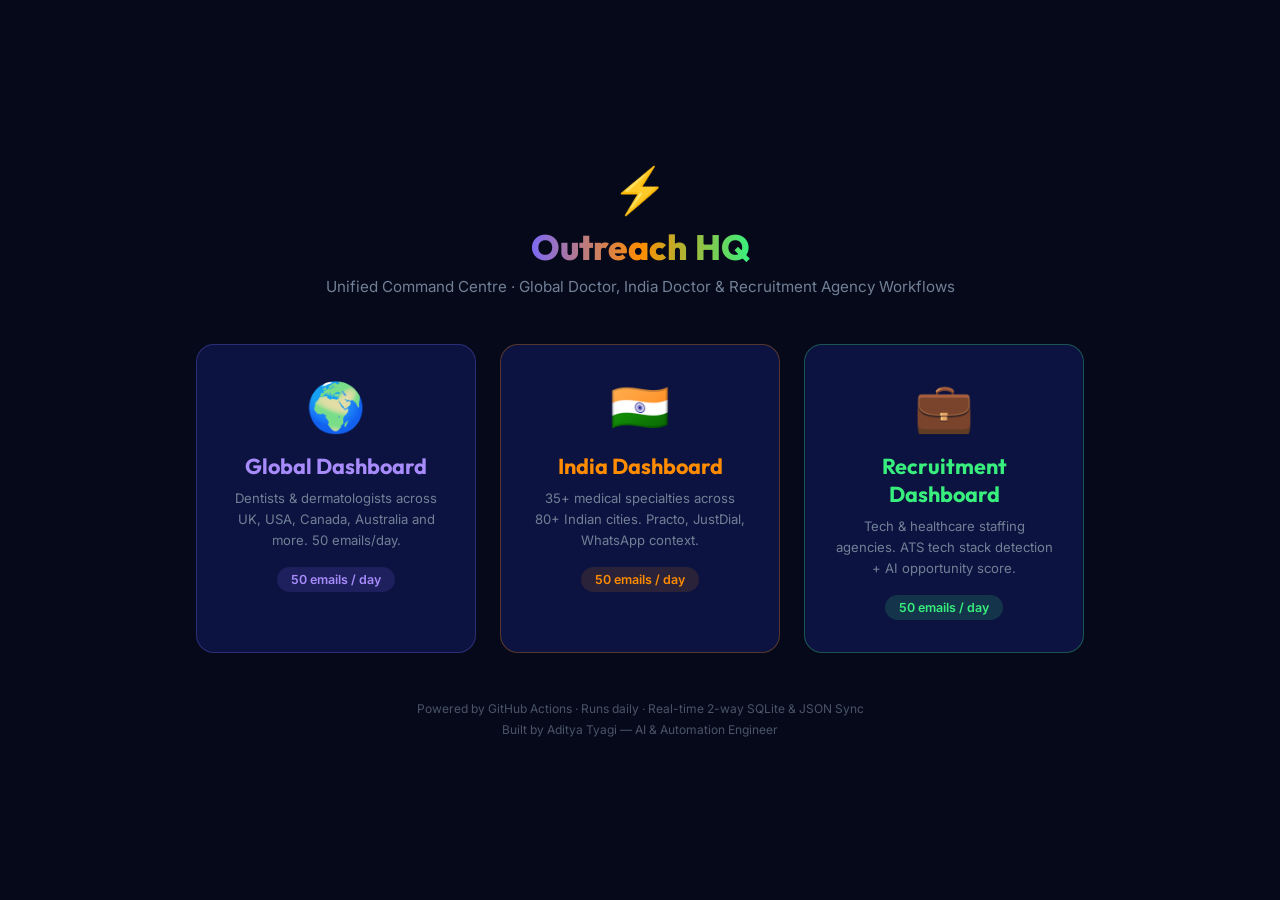
<file: index.html>
<!DOCTYPE html>
<html lang="en">
<head>
  <meta charset="UTF-8">
  <meta name="viewport" content="width=device-width, initial-scale=1.0">
  <title>Outreach HQ — Unified Command Centre</title>
  <link rel="preconnect" href="https://fonts.googleapis.com">
  <link href="https://fonts.googleapis.com/css2?family=Outfit:wght@400;600;700;800&family=Inter:wght@400;500&display=swap" rel="stylesheet">
  <style>
    *, *::before, *::after { box-sizing: border-box; margin: 0; padding: 0; }
    body {
      background: #06091a;
      color: #e2e8f0;
      font-family: 'Inter', sans-serif;
      min-height: 100vh;
      display: flex;
      flex-direction: column;
      align-items: center;
      justify-content: center;
      padding: 24px;
    }
    .logo { font-size: 2.8rem; margin-bottom: 8px; }
    h1 {
      font-family: 'Outfit', sans-serif;
      font-size: 2.2rem;
      font-weight: 800;
      background: linear-gradient(90deg, #7c6af7, #FF8C00, #38ef7d);
      -webkit-background-clip: text;
      -webkit-text-fill-color: transparent;
      margin-bottom: 8px;
    }
    .subtitle { color: #718096; font-size: 0.95rem; margin-bottom: 48px; text-align: center; }

    .cards {
      display: flex;
      gap: 24px;
      flex-wrap: wrap;
      justify-content: center;
      max-width: 960px;
    }
    .card {
      background: #0d1340;
      border: 1px solid rgba(255,255,255,0.08);
      border-radius: 18px;
      padding: 32px 30px;
      text-align: center;
      text-decoration: none;
      color: inherit;
      width: 280px;
      transition: transform 0.2s ease, border-color 0.2s ease, box-shadow 0.2s ease;
      cursor: pointer;
    }
    .card:hover {
      transform: translateY(-4px);
      box-shadow: 0 16px 40px rgba(0,0,0,0.5);
    }
    .card.global { border-color: rgba(124,106,247,0.3); }
    .card.global:hover { border-color: #7c6af7; box-shadow: 0 16px 40px rgba(124,106,247,0.2); }
    .card.india  { border-color: rgba(255,140,0,0.3); }
    .card.india:hover  { border-color: #FF8C00; box-shadow: 0 16px 40px rgba(255,140,0,0.2); }
    .card.recruitment { border-color: rgba(56,239,125,0.3); }
    .card.recruitment:hover { border-color: #38ef7d; box-shadow: 0 16px 40px rgba(56,239,125,0.2); }

    .card-icon { font-size: 3rem; margin-bottom: 16px; }
    .card h2 {
      font-family: 'Outfit', sans-serif;
      font-size: 1.35rem;
      font-weight: 700;
      margin-bottom: 8px;
    }
    .card.global h2 { color: #a78bfa; }
    .card.india  h2 { color: #FF8C00; }
    .card.recruitment h2 { color: #38ef7d; }
    .card p { font-size: 0.82rem; color: #718096; line-height: 1.6; }
    .card .pill {
      display: inline-block;
      margin-top: 16px;
      padding: 5px 14px;
      border-radius: 20px;
      font-size: 0.78rem;
      font-weight: 600;
    }
    .card.global .pill { background: rgba(124,106,247,0.15); color: #a78bfa; }
    .card.india  .pill { background: rgba(255,140,0,0.12); color: #FF8C00; }
    .card.recruitment .pill { background: rgba(56,239,125,0.15); color: #38ef7d; }

    .footer { margin-top: 48px; font-size: 0.75rem; color: #4a5568; text-align: center; }
    .footer a { color: #718096; }
  </style>
</head>
<body>
  <div class="logo">⚡</div>
  <h1>Outreach HQ</h1>
  <p class="subtitle">Unified Command Centre · Global Doctor, India Doctor & Recruitment Agency Workflows</p>

  <div class="cards">
    <a href="global-outreach/dashboard.html" class="card global">
      <div class="card-icon">🌍</div>
      <h2>Global Dashboard</h2>
      <p>Dentists & dermatologists across UK, USA, Canada, Australia and more. 50 emails/day.</p>
      <span class="pill">50 emails / day</span>
    </a>

    <a href="india-outreach/dashboard.html" class="card india">
      <div class="card-icon">🇮🇳</div>
      <h2>India Dashboard</h2>
      <p>35+ medical specialties across 80+ Indian cities. Practo, JustDial, WhatsApp context.</p>
      <span class="pill">50 emails / day</span>
    </a>

    <a href="../recruitment-leads-system/dashboard.html" class="card recruitment">
      <div class="card-icon">💼</div>
      <h2>Recruitment Dashboard</h2>
      <p>Tech & healthcare staffing agencies. ATS tech stack detection + AI opportunity score.</p>
      <span class="pill">50 emails / day</span>
    </a>
  </div>

  <div class="footer">
    <p>Powered by GitHub Actions · Runs daily · Real-time 2-way SQLite & JSON Sync</p>
    <p style="margin-top:6px">Built by Aditya Tyagi — AI & Automation Engineer</p>
  </div>
</body>
</html>
</file>
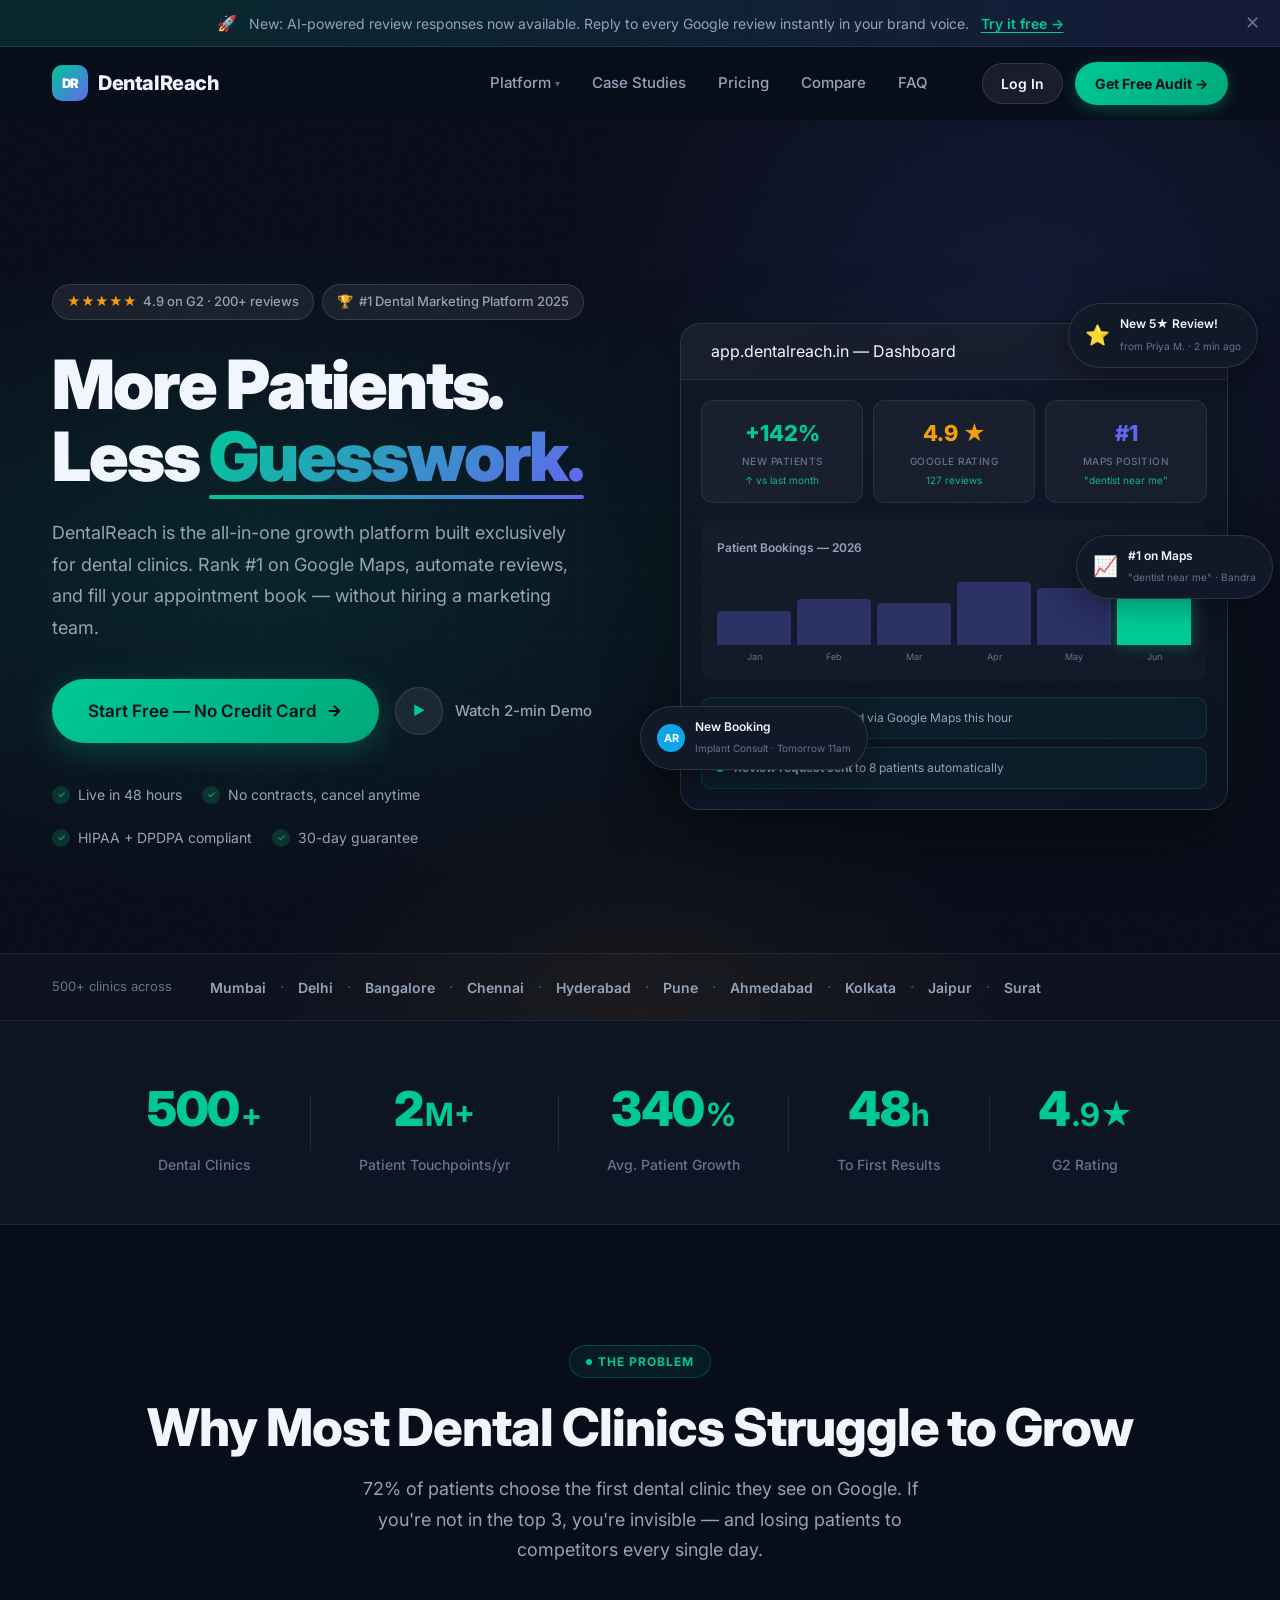
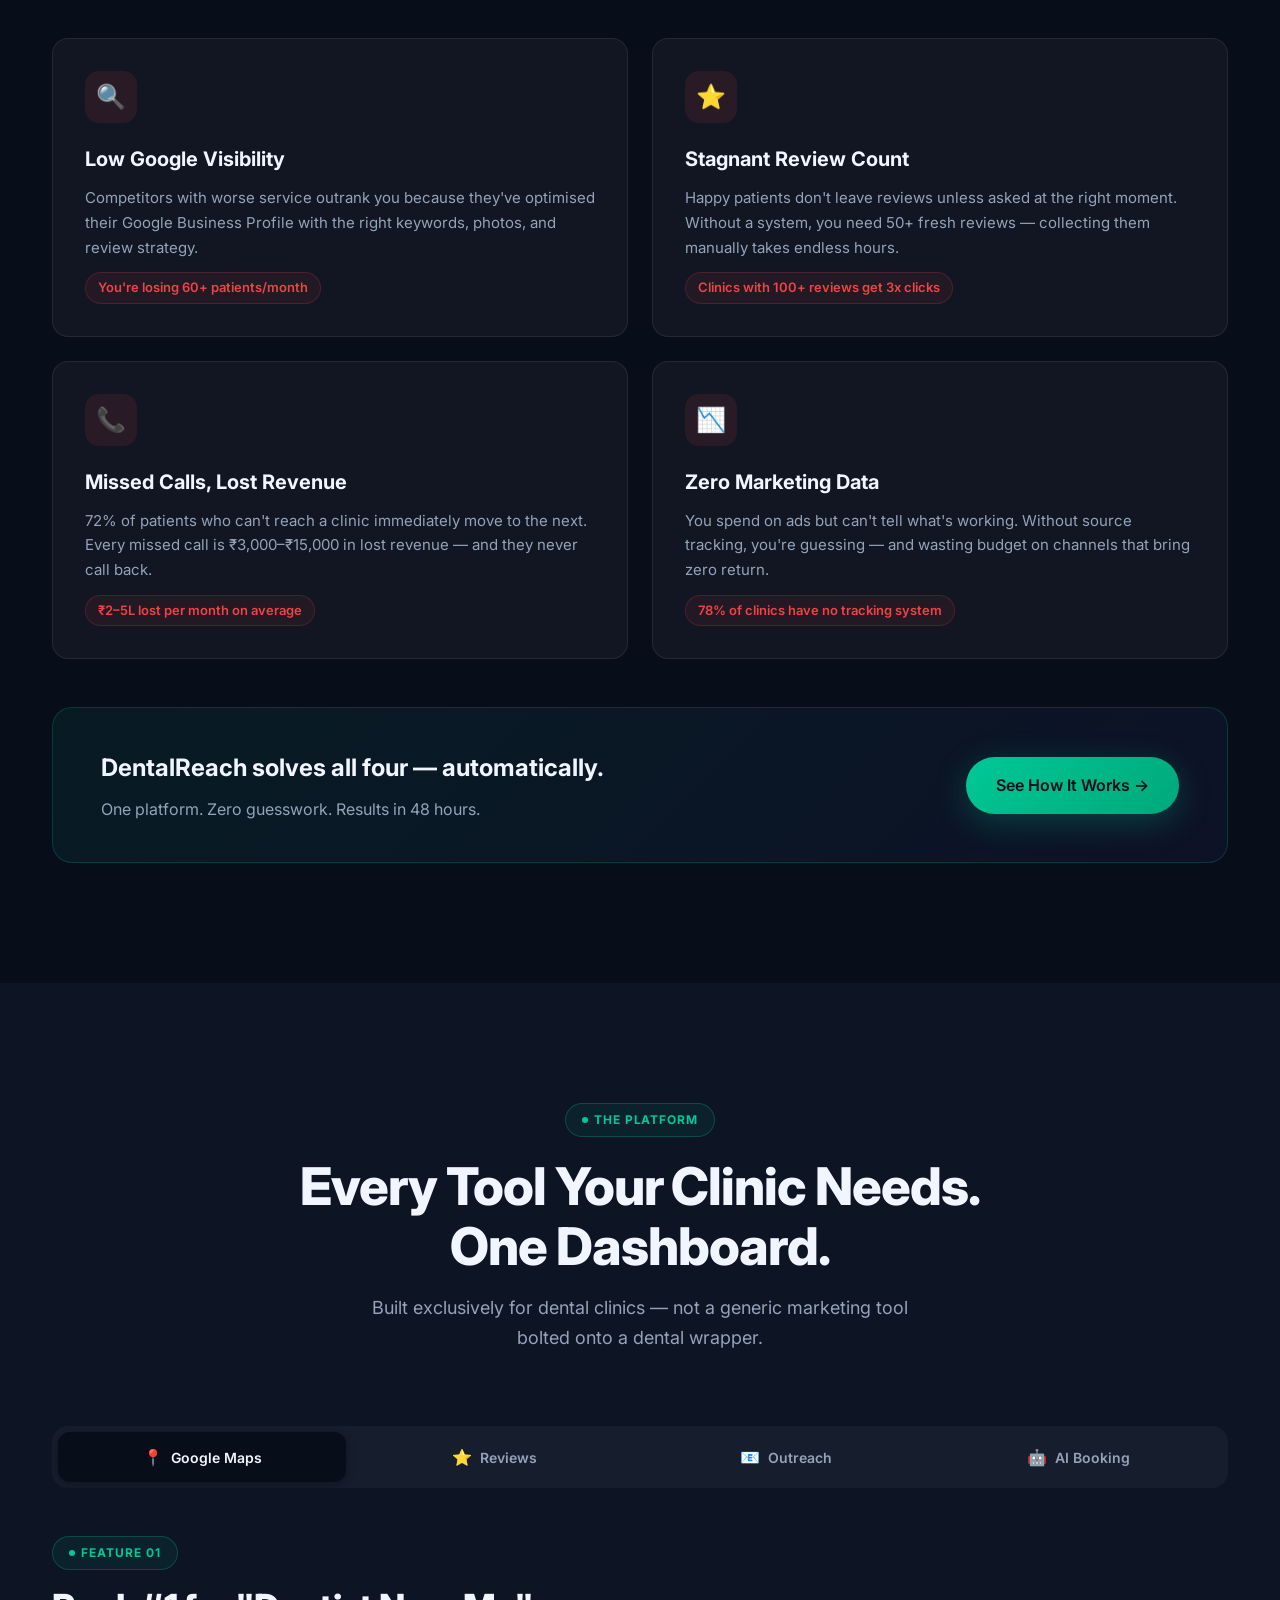
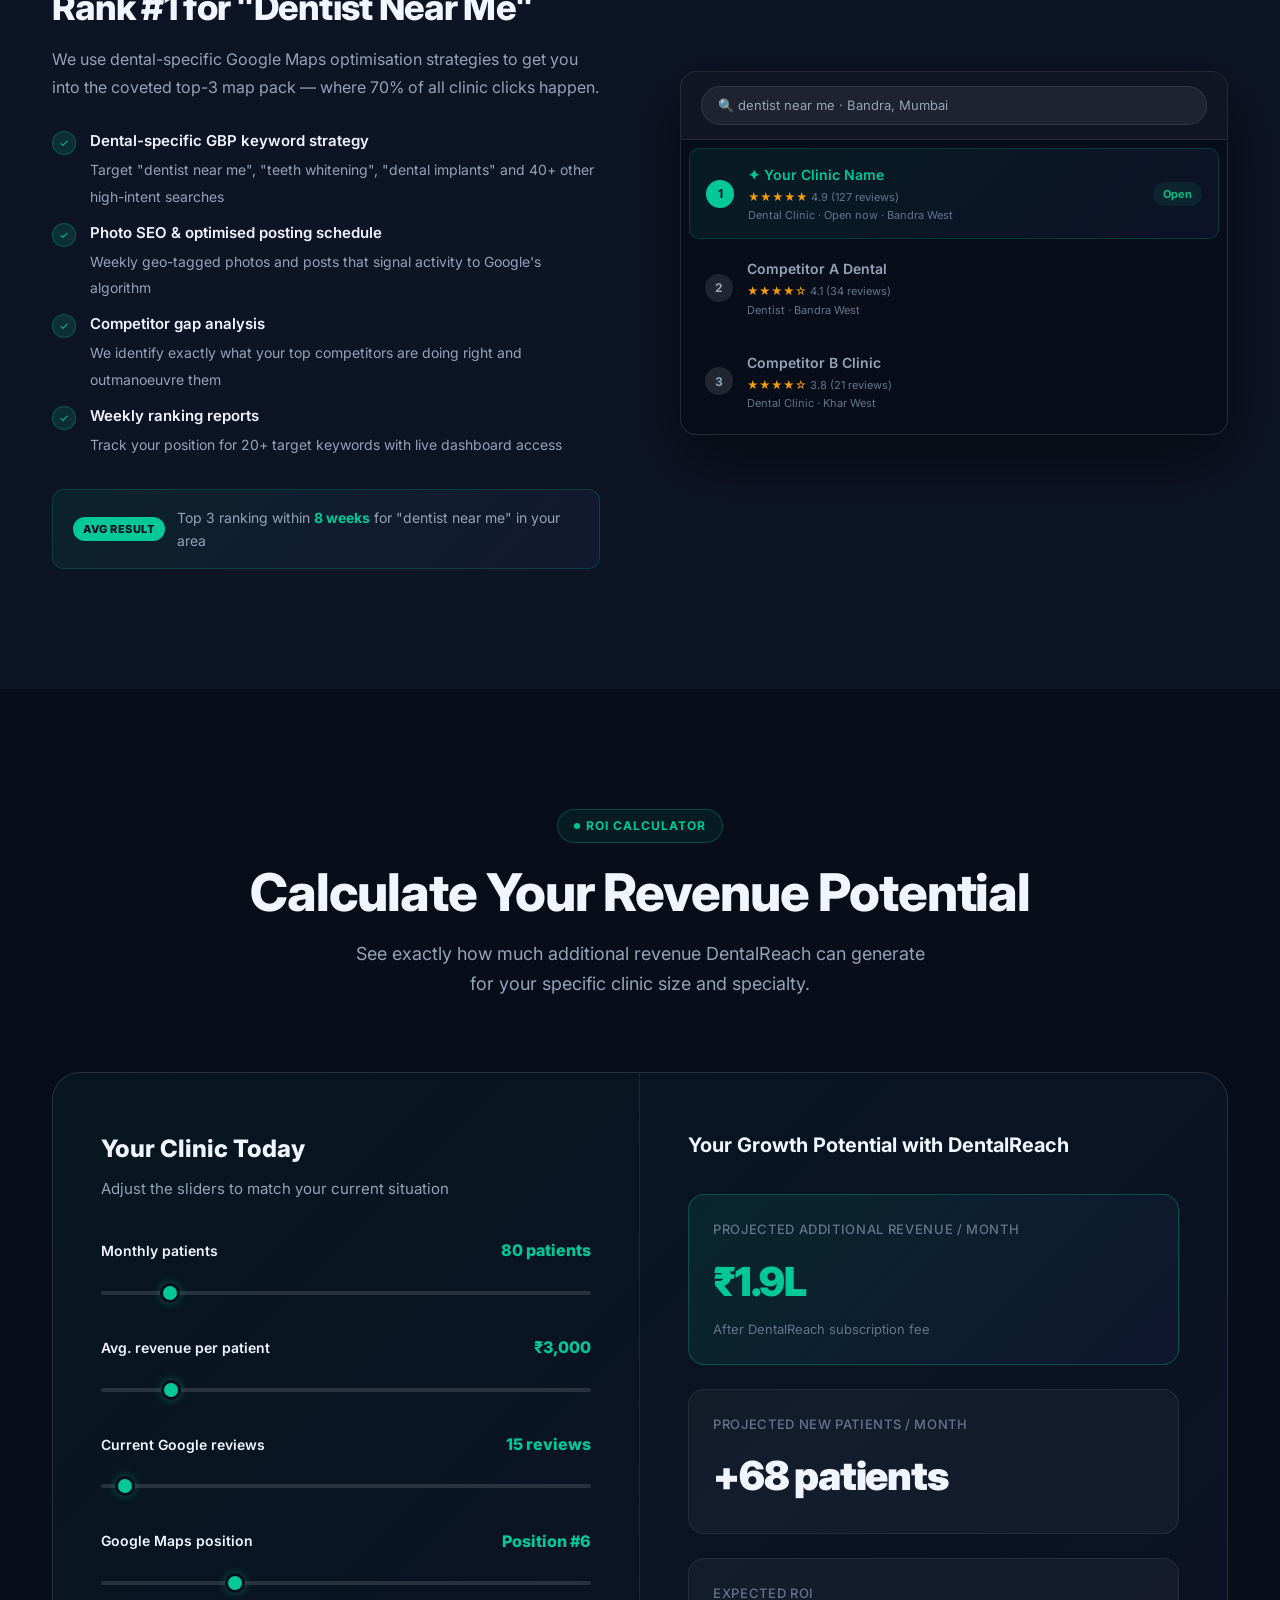
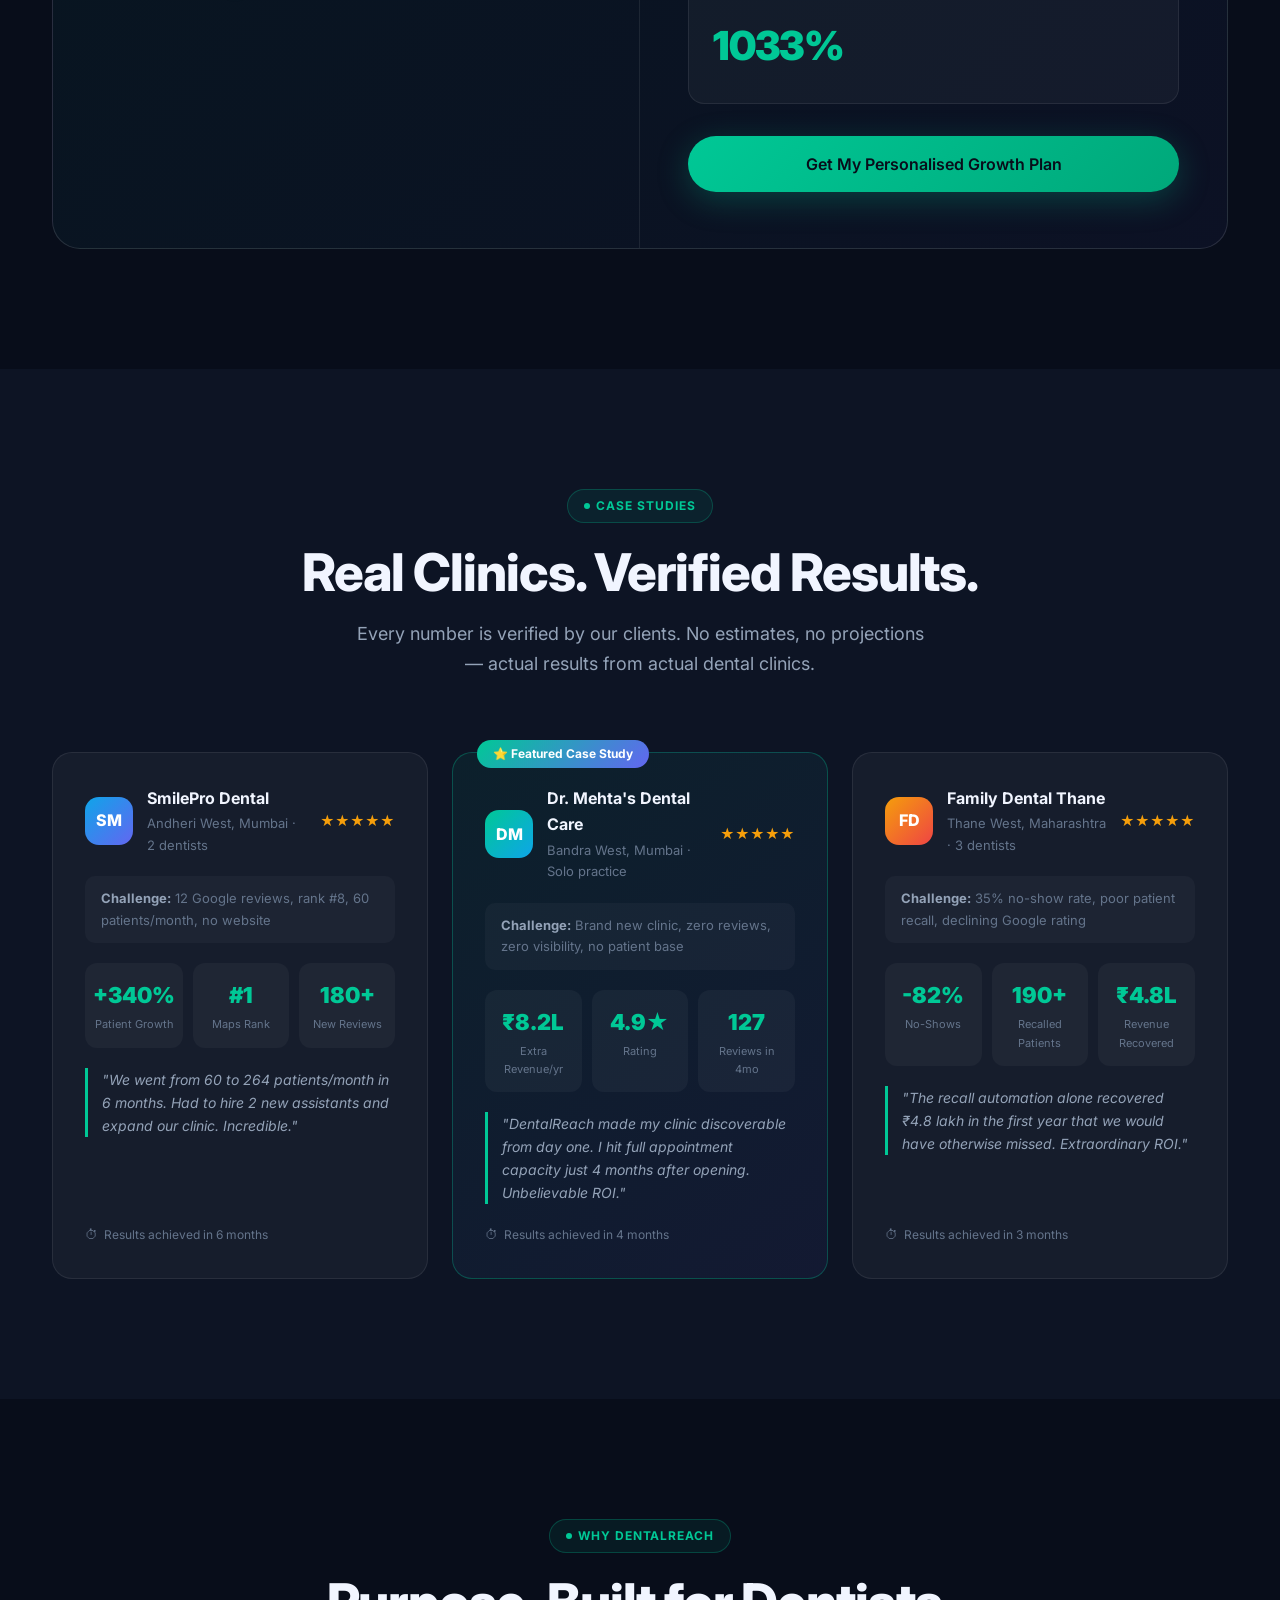
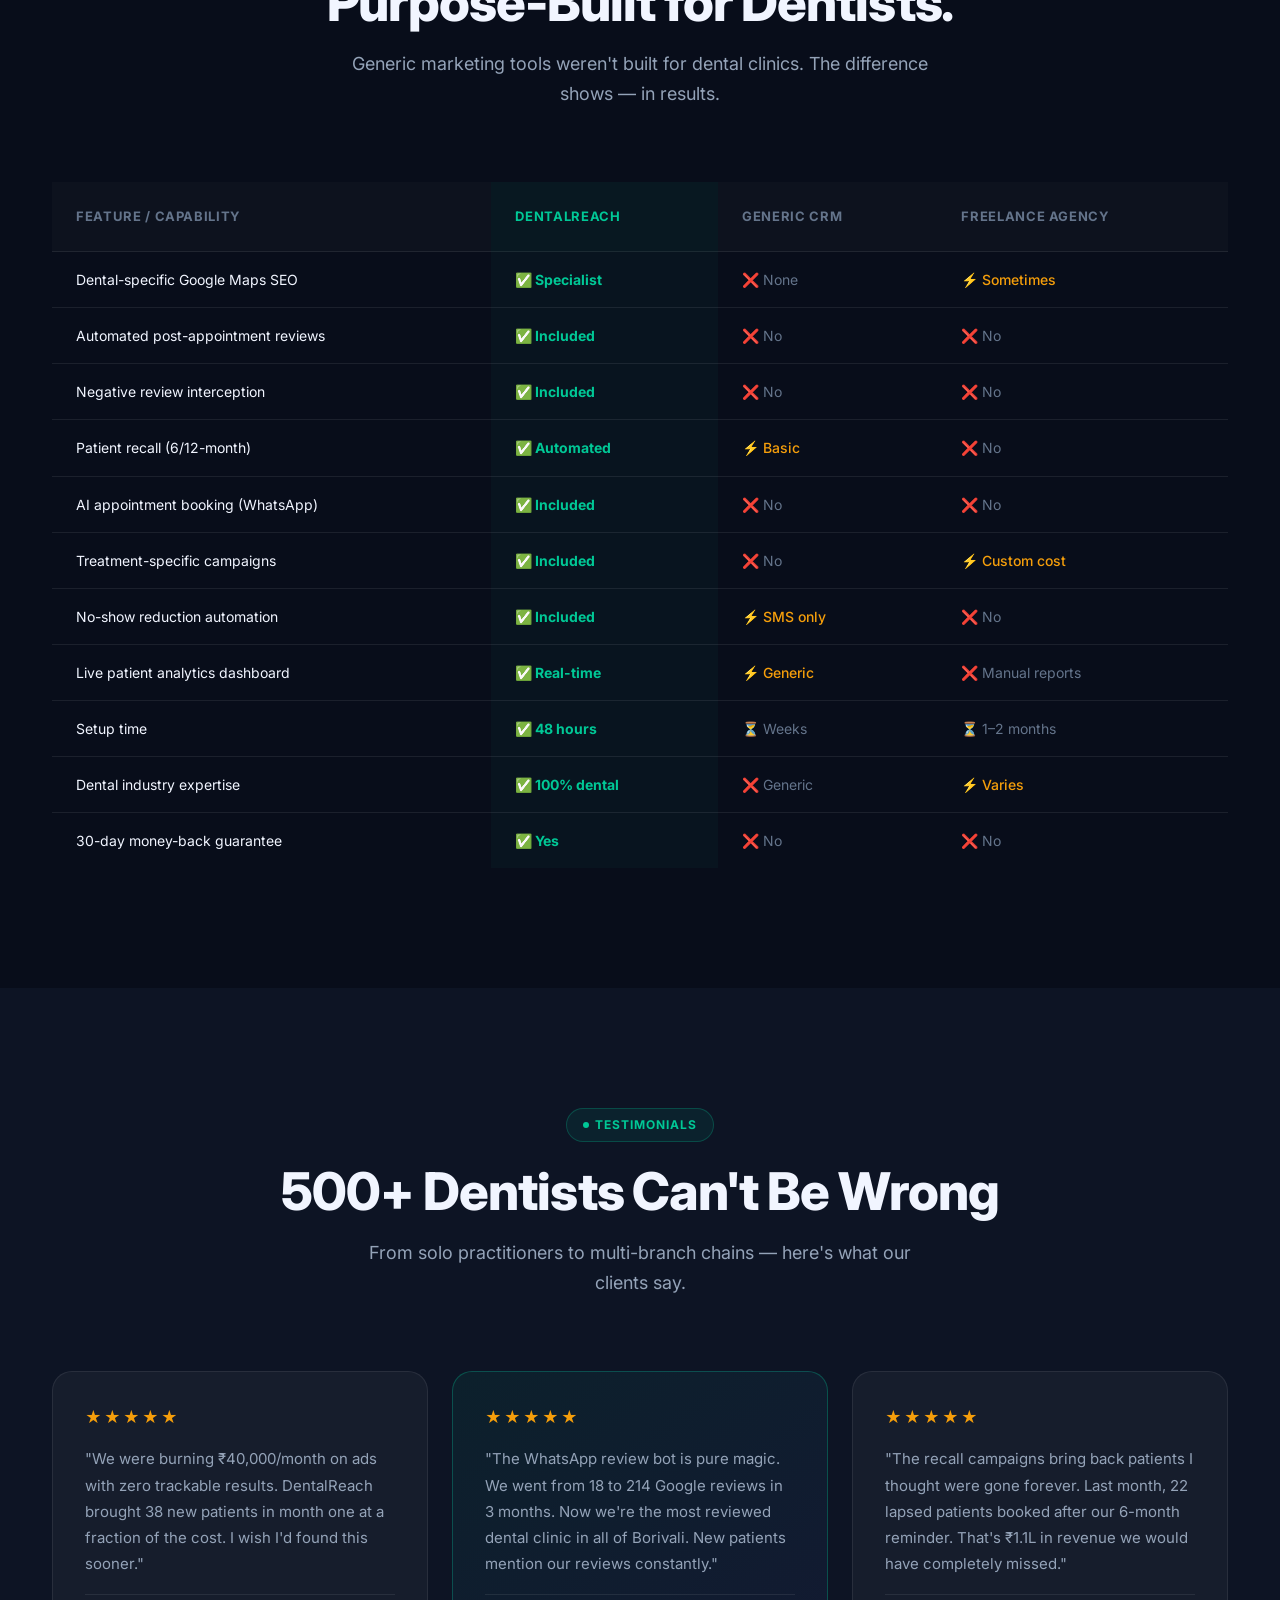
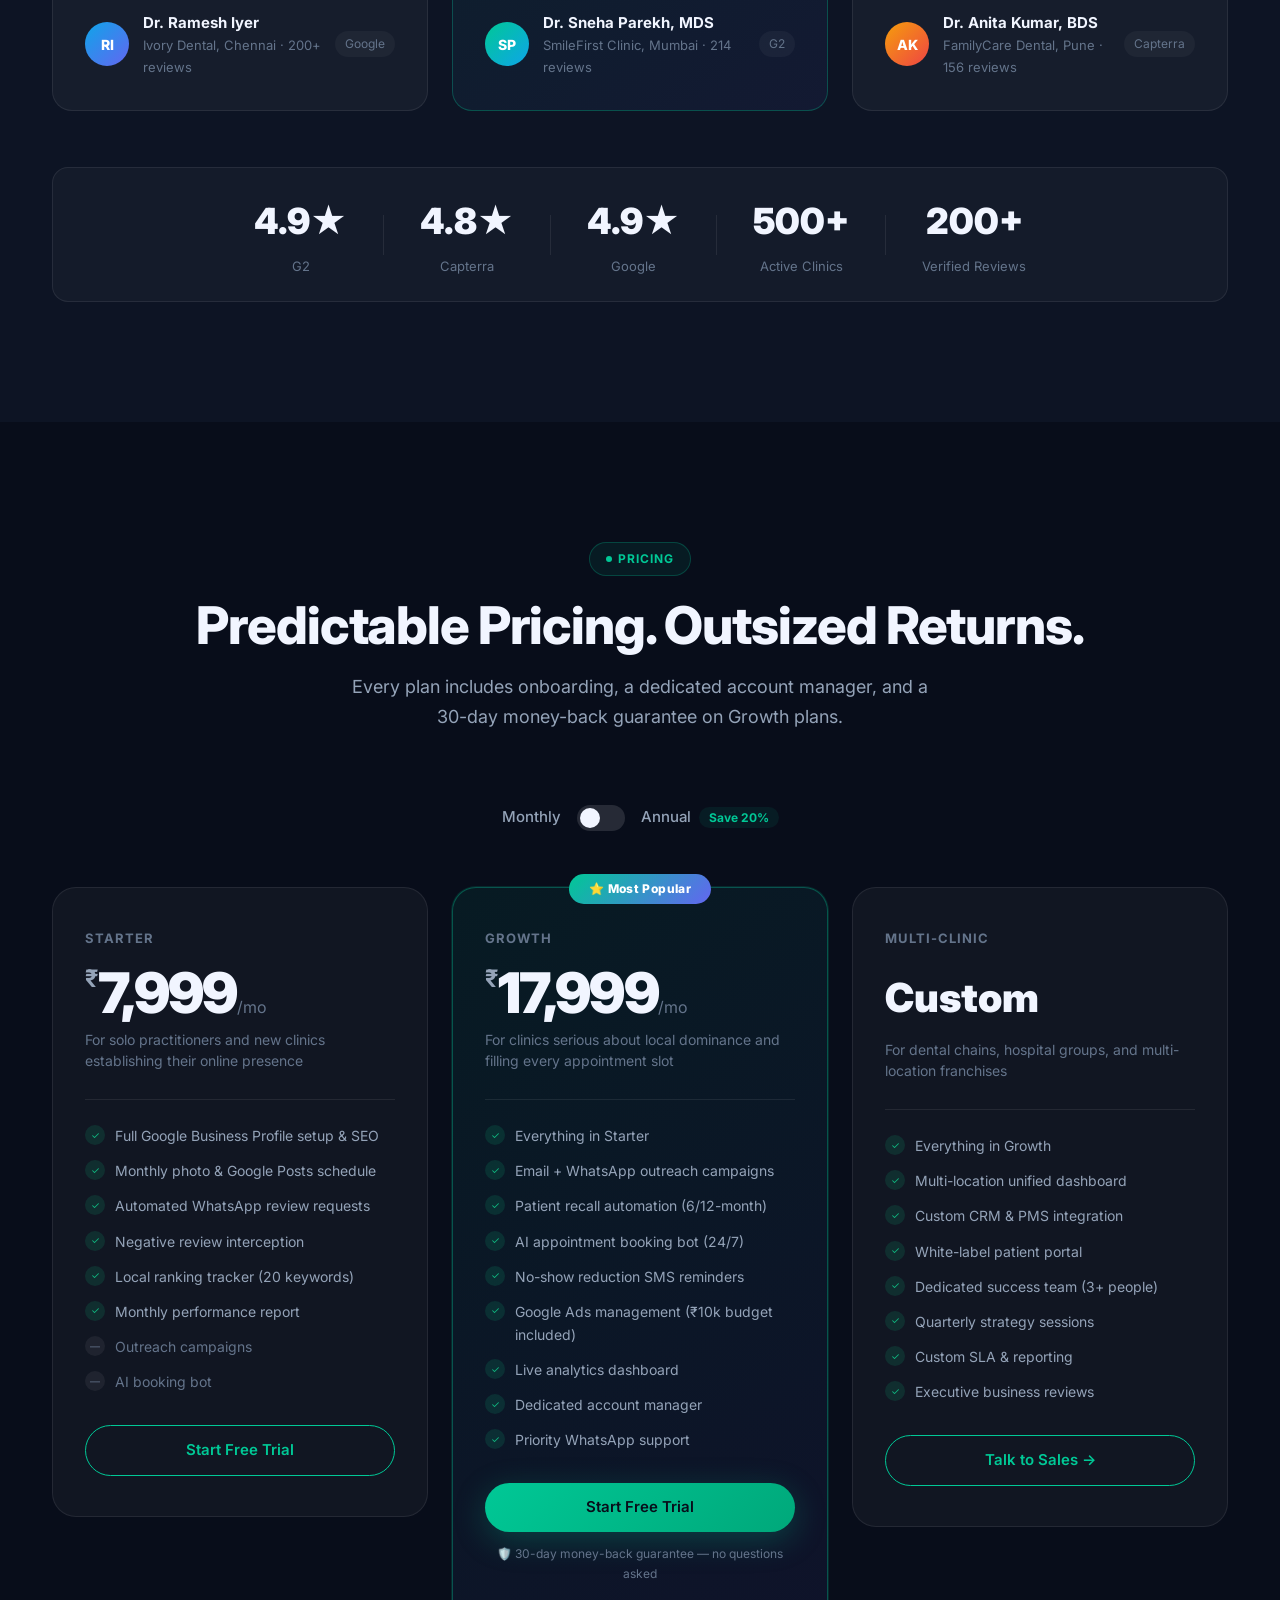
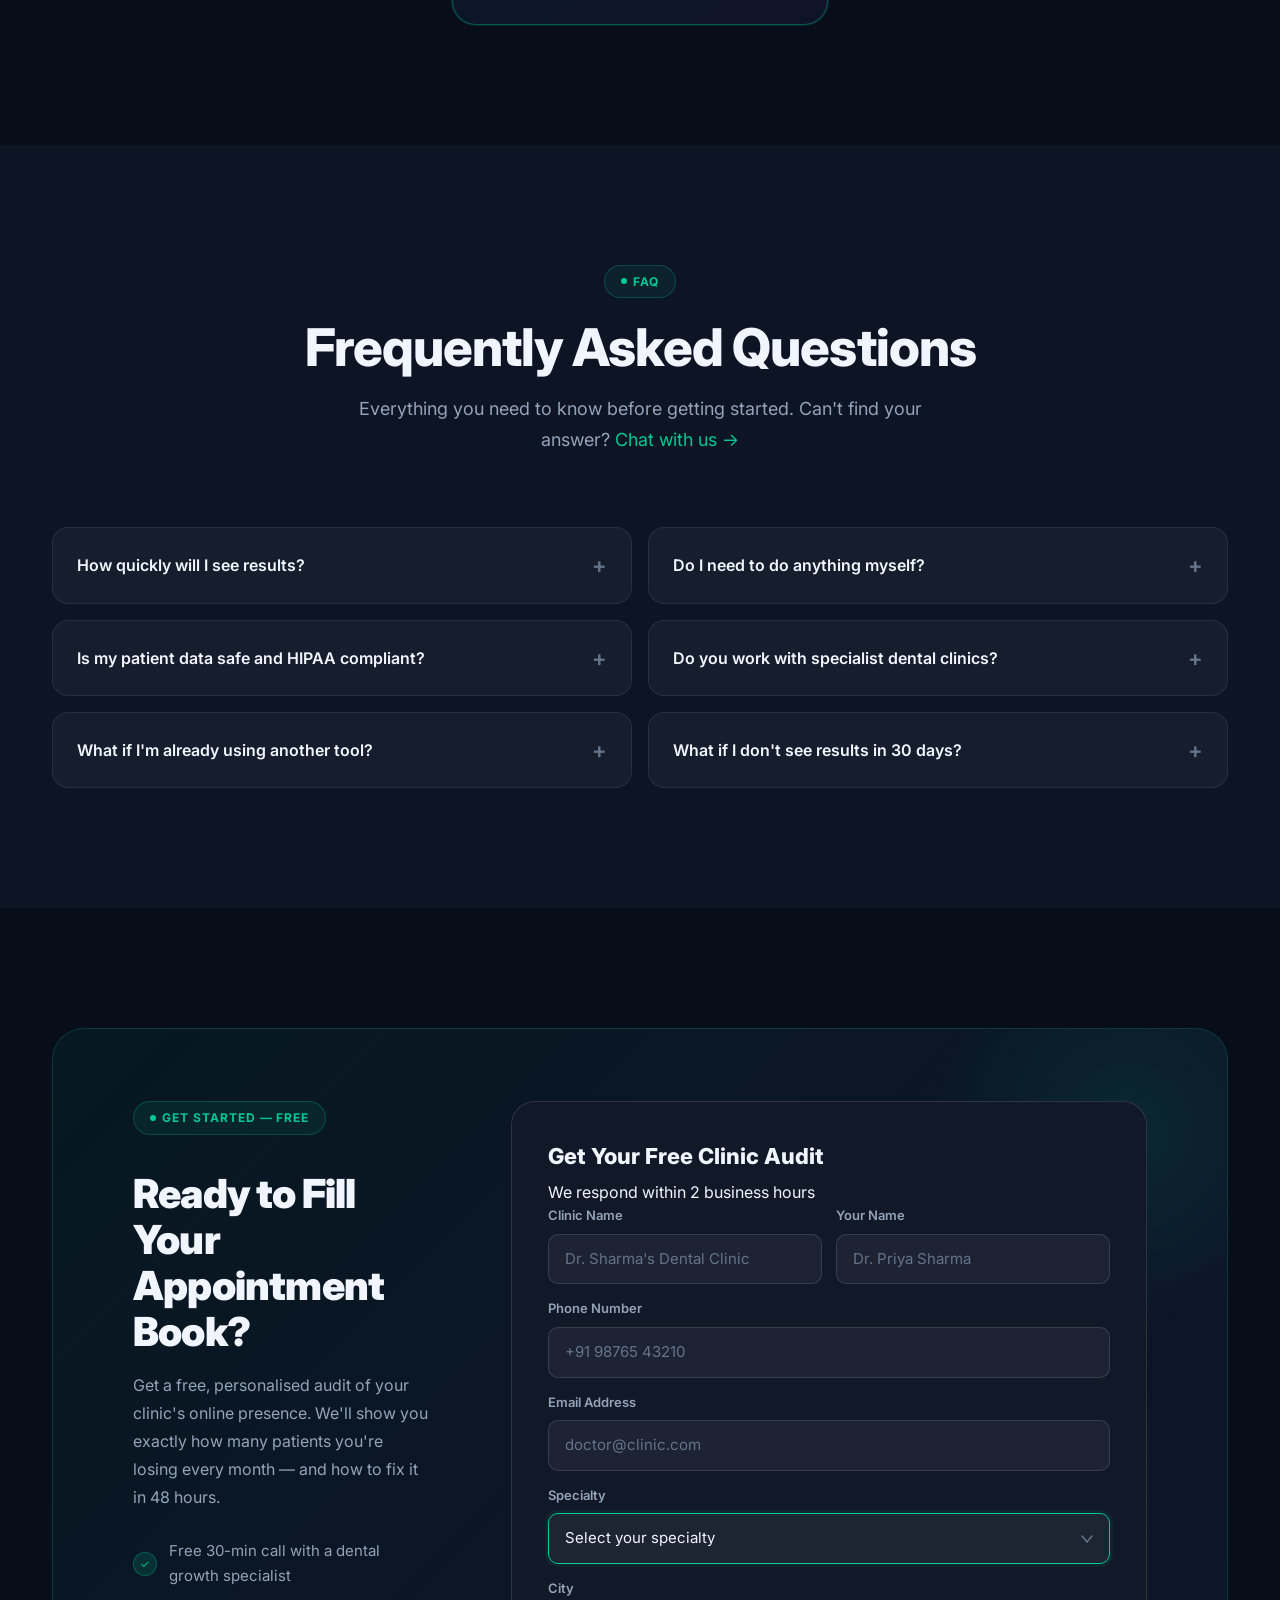
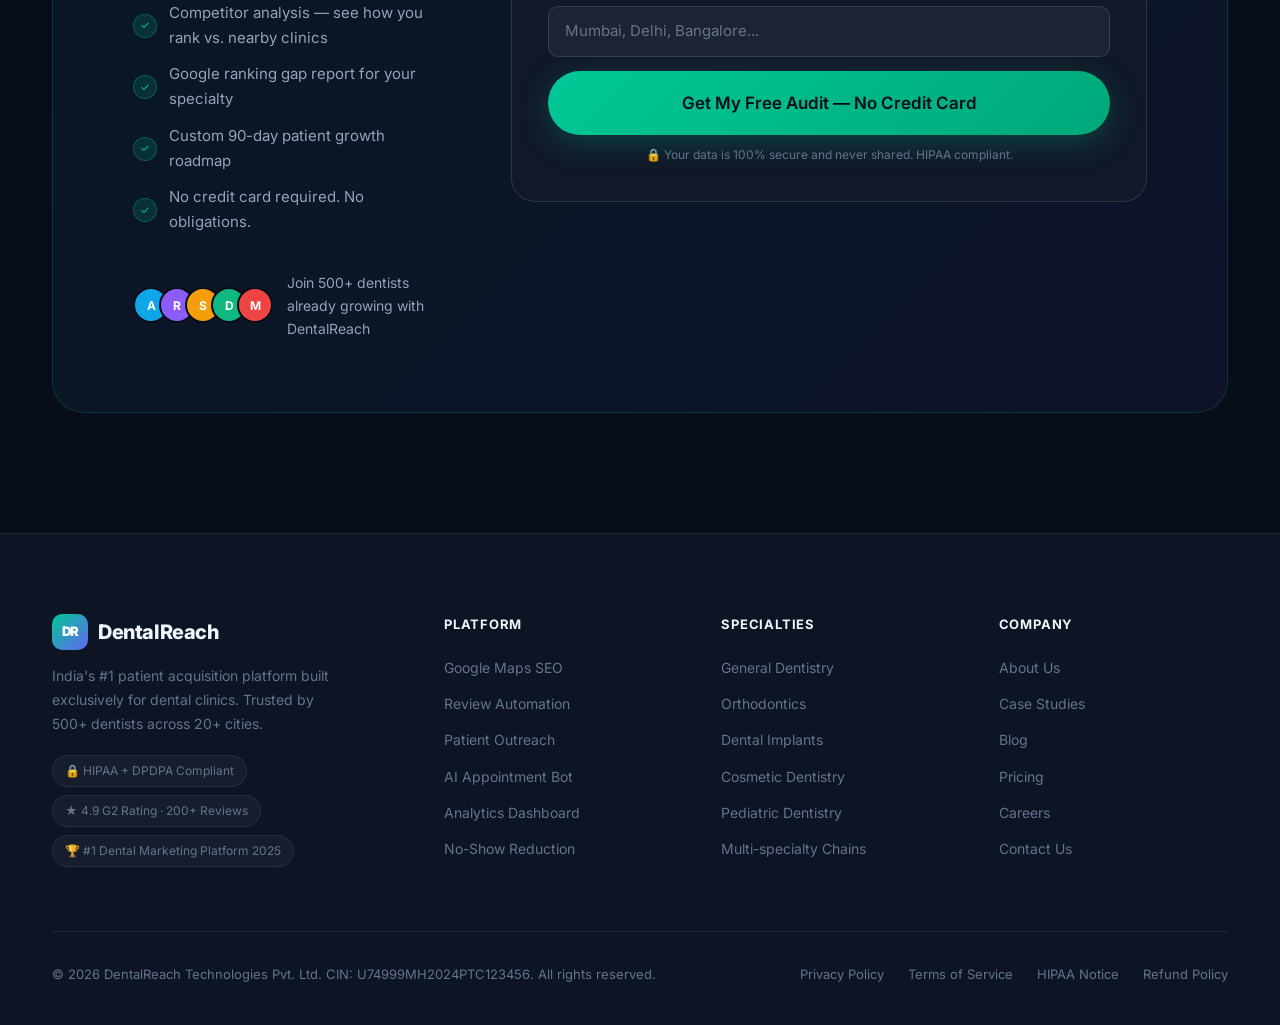
<file: dental-outreach-website/index.html>
<!DOCTYPE html>
<html lang="en">
<head>
  <meta charset="UTF-8"/>
  <meta name="viewport" content="width=device-width, initial-scale=1.0"/>
  <title>DentalReach — #1 Patient Growth Platform for Dental Clinics in India</title>
  <meta name="description" content="DentalReach helps dental clinics get more patients through Google Maps domination, AI-powered outreach, automated reviews and smart scheduling. Trusted by 500+ clinics across India."/>
  <meta name="keywords" content="dental marketing, dental patient acquisition, Google Maps SEO dental, dental clinic growth, dentist marketing India"/>
  <meta property="og:title" content="DentalReach — #1 Patient Growth Platform"/>
  <meta property="og:description" content="Fill your appointment book with the only patient acquisition platform built exclusively for dental clinics."/>
  <link rel="preconnect" href="https://fonts.googleapis.com"/>
  <link rel="preconnect" href="https://fonts.gstatic.com" crossorigin/>
  <link href="https://fonts.googleapis.com/css2?family=Inter:ital,wght@0,300;0,400;0,500;0,600;0,700;0,800;0,900;1,400&family=Playfair+Display:wght@700;800&display=swap" rel="stylesheet"/>
  <link rel="stylesheet" href="style.css"/>
</head>
<body>

<!-- ═══════════ ANNOUNCEMENT BAR ═══════════════════════════════ -->
<div class="ann-bar" id="annBar">
  <span class="ann-emoji">🚀</span>
  <span>New: AI-powered review responses now available. Reply to every Google review instantly in your brand voice.</span>
  <a href="#contact">Try it free →</a>
  <button class="ann-close" onclick="document.getElementById('annBar').remove()">✕</button>
</div>

<!-- ═══════════ NAV ════════════════════════════════════════════ -->
<nav class="nav" id="navbar">
  <div class="nav-inner">
    <a href="#" class="logo" aria-label="DentalReach Home">
      <div class="logo-mark" aria-hidden="true">DR</div>
      <span class="logo-text">DentalReach</span>
    </a>

    <ul class="nav-links" role="navigation">
      <li class="has-dropdown">
        <a href="#features">Platform <span class="nav-chevron">▾</span></a>
        <div class="nav-dropdown" role="menu">
          <a href="#features" class="dd-item" role="menuitem">
            <span class="dd-icon">📍</span>
            <div><div class="dd-title">Google Maps SEO</div><div class="dd-sub">Dominate local search rankings</div></div>
          </a>
          <a href="#features" class="dd-item" role="menuitem">
            <span class="dd-icon">⭐</span>
            <div><div class="dd-title">Review Automation</div><div class="dd-sub">Build reputation on autopilot</div></div>
          </a>
          <a href="#features" class="dd-item" role="menuitem">
            <span class="dd-icon">📧</span>
            <div><div class="dd-title">AI Outreach</div><div class="dd-sub">Email & WhatsApp campaigns</div></div>
          </a>
          <a href="#features" class="dd-item" role="menuitem">
            <span class="dd-icon">🤖</span>
            <div><div class="dd-title">AI Scheduler</div><div class="dd-sub">Book patients 24/7 automatically</div></div>
          </a>
        </div>
      </li>
      <li><a href="#results">Case Studies</a></li>
      <li><a href="#pricing">Pricing</a></li>
      <li><a href="#compare">Compare</a></li>
      <li><a href="#faq">FAQ</a></li>
    </ul>

    <div class="nav-actions">
      <a href="#" class="btn btn-ghost btn-ghost-nav">Log In</a>
      <a href="#contact" class="btn-primary-nav">Get Free Audit →</a>
    </div>
    <button class="hamburger" id="hamburger" aria-label="Open menu" aria-expanded="false">☰</button>
  </div>
  <div class="mobile-nav" id="mobileNav" role="navigation">
    <a href="#features" onclick="closeMobile()">Platform</a>
    <a href="#results" onclick="closeMobile()">Case Studies</a>
    <a href="#pricing" onclick="closeMobile()">Pricing</a>
    <a href="#compare" onclick="closeMobile()">Compare</a>
    <a href="#faq" onclick="closeMobile()">FAQ</a>
    <a href="#contact" class="btn btn-primary btn-sm" onclick="closeMobile()" style="width:fit-content;margin-top:8px">Get Free Audit →</a>
  </div>
</nav>

<!-- ═══════════ HERO ════════════════════════════════════════════ -->
<section class="hero" id="home" aria-label="Hero section">
  <div class="hero-bg" aria-hidden="true"></div>
  <div class="hero-noise" aria-hidden="true"></div>
  <div class="hero-grid" aria-hidden="true"></div>

  <div class="hero-main">
    <!-- Left: Content -->
    <div class="hero-content reveal-left">
      <div class="hero-badges">
        <span class="hbadge"><span class="hbadge-star">★★★★★</span> 4.9 on G2 · 200+ reviews</span>
        <span class="hbadge"><span class="hbadge-green">🏆</span> #1 Dental Marketing Platform 2025</span>
      </div>

      <h1 class="hero-h1">
        More Patients.<br/>
        Less&nbsp;<span class="hero-underline gradient-text">Guesswork.</span>
      </h1>

      <p class="hero-p">DentalReach is the all-in-one growth platform built exclusively for dental clinics. Rank #1 on Google Maps, automate reviews, and fill your appointment book — without hiring a marketing team.</p>

      <div class="hero-actions">
        <a href="#contact" class="btn btn-primary btn-xl" id="heroCta">
          Start Free — No Credit Card
          <svg width="18" height="18" viewBox="0 0 24 24" fill="none" stroke="currentColor" stroke-width="2.5"><path d="M5 12h14M12 5l7 7-7 7"/></svg>
        </a>
        <button class="btn-play" onclick="document.getElementById('demoModal').style.display='flex'">
          <span class="play-circle">▶</span>
          Watch 2-min Demo
        </button>
      </div>

      <div class="hero-trust">
        <div class="trust-row">
          <div class="trust-item"><span class="trust-icon">✓</span> Live in 48 hours</div>
          <div class="trust-item"><span class="trust-icon">✓</span> No contracts, cancel anytime</div>
          <div class="trust-item"><span class="trust-icon">✓</span> HIPAA + DPDPA compliant</div>
          <div class="trust-item"><span class="trust-icon">✓</span> 30-day guarantee</div>
        </div>
      </div>
    </div>

    <!-- Right: Dashboard -->
    <div class="hero-visual reveal-right">
      <!-- Floating notifications -->
      <div class="notif notif-1">
        <span class="notif-icon">⭐</span>
        <div class="notif-text"><strong>New 5★ Review!</strong><small>from Priya M. · 2 min ago</small></div>
      </div>
      <div class="notif notif-2">
        <div class="notif-av" style="background:#0ea5e9">AR</div>
        <div class="notif-text"><strong>New Booking</strong><small>Implant Consult · Tomorrow 11am</small></div>
      </div>
      <div class="notif notif-3">
        <span class="notif-icon">📈</span>
        <div class="notif-text"><strong>#1 on Maps</strong><small>"dentist near me" · Bandra</small></div>
      </div>

      <!-- Main dashboard card -->
      <div class="dash-card">
        <div class="dash-titlebar">
          <div class="dash-dots"><span class="dtb-dot r"></span><span class="dtb-dot y"></span><span class="dtb-dot g"></span></div>
          <div class="dash-url">app.dentalreach.in — Dashboard</div>
        </div>
        <div class="dash-content">
          <div class="dash-kpis">
            <div class="dash-kpi">
              <div class="dk-val mint">+142%</div>
              <div class="dk-lbl">New Patients</div>
              <div class="dk-trend">↑ vs last month</div>
            </div>
            <div class="dash-kpi">
              <div class="dk-val gold">4.9 ★</div>
              <div class="dk-lbl">Google Rating</div>
              <div class="dk-trend">127 reviews</div>
            </div>
            <div class="dash-kpi">
              <div class="dk-val indigo">#1</div>
              <div class="dk-lbl">Maps Position</div>
              <div class="dk-trend">"dentist near me"</div>
            </div>
          </div>

          <div class="dash-chart-area">
            <div class="dca-header">
              <span class="dca-title">Patient Bookings — 2026</span>
              <span class="dca-badge">↑ 142% YoY</span>
            </div>
            <div class="chart-bars">
              <div class="cb"><div class="cb-bar" style="height:38%"></div><span class="cb-lbl">Jan</span></div>
              <div class="cb"><div class="cb-bar" style="height:52%"></div><span class="cb-lbl">Feb</span></div>
              <div class="cb"><div class="cb-bar" style="height:47%"></div><span class="cb-lbl">Mar</span></div>
              <div class="cb"><div class="cb-bar" style="height:71%"></div><span class="cb-lbl">Apr</span></div>
              <div class="cb"><div class="cb-bar" style="height:64%"></div><span class="cb-lbl">May</span></div>
              <div class="cb"><div class="cb-bar hl" style="height:100%"></div><span class="cb-lbl">Jun</span></div>
            </div>
          </div>

          <div class="dash-alerts">
            <div class="dash-alert">
              <div class="da-pulse"></div>
              <span><strong>3 new patients</strong> booked via Google Maps this hour</span>
            </div>
            <div class="dash-alert">
              <div class="da-pulse"></div>
              <span><strong>Review request sent</strong> to 8 patients automatically</span>
            </div>
          </div>
        </div>
      </div>
    </div>
  </div>

  <!-- City proof strip -->
  <div class="hero-proof">
    <div class="proof-inner">
      <span class="proof-label">500+ clinics across</span>
      <div class="proof-cities">
        <span class="proof-city">Mumbai</span><span class="proof-sep">·</span>
        <span class="proof-city">Delhi</span><span class="proof-sep">·</span>
        <span class="proof-city">Bangalore</span><span class="proof-sep">·</span>
        <span class="proof-city">Chennai</span><span class="proof-sep">·</span>
        <span class="proof-city">Hyderabad</span><span class="proof-sep">·</span>
        <span class="proof-city">Pune</span><span class="proof-sep">·</span>
        <span class="proof-city">Ahmedabad</span><span class="proof-sep">·</span>
        <span class="proof-city">Kolkata</span><span class="proof-sep">·</span>
        <span class="proof-city">Jaipur</span><span class="proof-sep">·</span>
        <span class="proof-city">Surat</span>
      </div>
    </div>
  </div>
</section>

<!-- ═══════════ STATS ═══════════════════════════════════════════ -->
<section class="stats-strip" aria-label="Key statistics">
  <div class="container">
    <div class="stats-inner">
      <div class="stat-block reveal">
        <div class="stat-num-wrap"><div class="stat-n" data-target="500">0</div><span class="stat-s">+</span></div>
        <div class="stat-l">Dental Clinics</div>
      </div>
      <div class="stat-sep"></div>
      <div class="stat-block reveal">
        <div class="stat-num-wrap"><div class="stat-n" data-target="2">0</div><span class="stat-s">M+</span></div>
        <div class="stat-l">Patient Touchpoints/yr</div>
      </div>
      <div class="stat-sep"></div>
      <div class="stat-block reveal">
        <div class="stat-num-wrap"><div class="stat-n" data-target="340">0</div><span class="stat-s">%</span></div>
        <div class="stat-l">Avg. Patient Growth</div>
      </div>
      <div class="stat-sep"></div>
      <div class="stat-block reveal">
        <div class="stat-num-wrap"><div class="stat-n" data-target="48">0</div><span class="stat-s">h</span></div>
        <div class="stat-l">To First Results</div>
      </div>
      <div class="stat-sep"></div>
      <div class="stat-block reveal">
        <div class="stat-num-wrap"><div class="stat-n" data-target="4">0</div><span class="stat-s">.9★</span></div>
        <div class="stat-l">G2 Rating</div>
      </div>
    </div>
  </div>
</section>

<!-- ═══════════ PROBLEM ════════════════════════════════════════ -->
<section class="section problem-section" id="problem">
  <div class="container">
    <div class="section-header center reveal">
      <div class="tag"><span class="tag-dot"></span>The Problem</div>
      <h2 class="section-h2">Why Most Dental Clinics Struggle to Grow</h2>
      <p class="section-p">72% of patients choose the first dental clinic they see on Google. If you're not in the top 3, you're invisible — and losing patients to competitors every single day.</p>
    </div>

    <div class="problem-grid">
      <div class="prob-card reveal">
        <div class="prob-icon-wrap">🔍</div>
        <h3>Low Google Visibility</h3>
        <p>Competitors with worse service outrank you because they've optimised their Google Business Profile with the right keywords, photos, and review strategy.</p>
        <div class="prob-stat">You're losing 60+ patients/month</div>
      </div>
      <div class="prob-card reveal">
        <div class="prob-icon-wrap">⭐</div>
        <h3>Stagnant Review Count</h3>
        <p>Happy patients don't leave reviews unless asked at the right moment. Without a system, you need 50+ fresh reviews — collecting them manually takes endless hours.</p>
        <div class="prob-stat">Clinics with 100+ reviews get 3x clicks</div>
      </div>
      <div class="prob-card reveal">
        <div class="prob-icon-wrap">📞</div>
        <h3>Missed Calls, Lost Revenue</h3>
        <p>72% of patients who can't reach a clinic immediately move to the next. Every missed call is ₹3,000–₹15,000 in lost revenue — and they never call back.</p>
        <div class="prob-stat">₹2–5L lost per month on average</div>
      </div>
      <div class="prob-card reveal">
        <div class="prob-icon-wrap">📉</div>
        <h3>Zero Marketing Data</h3>
        <p>You spend on ads but can't tell what's working. Without source tracking, you're guessing — and wasting budget on channels that bring zero return.</p>
        <div class="prob-stat">78% of clinics have no tracking system</div>
      </div>
    </div>

    <div class="problem-bridge reveal">
      <div class="pb-text">
        <h3>DentalReach solves all four — automatically.</h3>
        <p>One platform. Zero guesswork. Results in 48 hours.</p>
      </div>
      <a href="#features" class="btn btn-primary btn-lg">See How It Works →</a>
    </div>
  </div>
</section>

<!-- ═══════════ FEATURES TABS ══════════════════════════════════ -->
<section class="section features-section" id="features">
  <div class="container">
    <div class="section-header center reveal">
      <div class="tag"><span class="tag-dot"></span>The Platform</div>
      <h2 class="section-h2">Every Tool Your Clinic Needs.<br/>One Dashboard.</h2>
      <p class="section-p">Built exclusively for dental clinics — not a generic marketing tool bolted onto a dental wrapper.</p>
    </div>

    <!-- Tab navigation -->
    <div class="feat-tabs" role="tablist">
      <button class="feat-tab active" role="tab" aria-selected="true" onclick="switchTab(0)"><span class="ft-icon">📍</span> Google Maps</button>
      <button class="feat-tab" role="tab" onclick="switchTab(1)"><span class="ft-icon">⭐</span> Reviews</button>
      <button class="feat-tab" role="tab" onclick="switchTab(2)"><span class="ft-icon">📧</span> Outreach</button>
      <button class="feat-tab" role="tab" onclick="switchTab(3)"><span class="ft-icon">🤖</span> AI Booking</button>
    </div>

    <!-- Tab 0: Google Maps -->
    <div class="feat-panel active" id="tab0" role="tabpanel">
      <div class="fp-text reveal-left">
        <div class="tag"><span class="tag-dot"></span>Feature 01</div>
        <h3>Rank #1 for "Dentist Near Me"</h3>
        <p>We use dental-specific Google Maps optimisation strategies to get you into the coveted top-3 map pack — where 70% of all clinic clicks happen.</p>
        <div class="fp-list">
          <div class="fp-li">
            <div class="fp-li-icon">✓</div>
            <div class="fp-li-text"><strong>Dental-specific GBP keyword strategy</strong><span>Target "dentist near me", "teeth whitening", "dental implants" and 40+ other high-intent searches</span></div>
          </div>
          <div class="fp-li">
            <div class="fp-li-icon">✓</div>
            <div class="fp-li-text"><strong>Photo SEO & optimised posting schedule</strong><span>Weekly geo-tagged photos and posts that signal activity to Google's algorithm</span></div>
          </div>
          <div class="fp-li">
            <div class="fp-li-icon">✓</div>
            <div class="fp-li-text"><strong>Competitor gap analysis</strong><span>We identify exactly what your top competitors are doing right and outmanoeuvre them</span></div>
          </div>
          <div class="fp-li">
            <div class="fp-li-icon">✓</div>
            <div class="fp-li-text"><strong>Weekly ranking reports</strong><span>Track your position for 20+ target keywords with live dashboard access</span></div>
          </div>
        </div>
        <div class="fp-result">
          <span class="fpr-badge">Avg Result</span>
          <span class="fpr-text">Top 3 ranking within <span class="fpr-val">8 weeks</span> for "dentist near me" in your area</span>
        </div>
      </div>
      <div class="fp-visual reveal-right">
        <div class="maps-mock">
          <div class="mm-header">
            <div class="mm-searchbar">🔍 dentist near me · Bandra, Mumbai</div>
          </div>
          <div class="mm-results">
            <div class="mm-result r1">
              <div class="mm-rank top">1</div>
              <div>
                <div class="mm-name you">✦ Your Clinic Name</div>
                <div class="mm-stars"><span class="gold">★★★★★</span> 4.9 (127 reviews)</div>
                <div class="mm-stars">Dental Clinic · Open now · Bandra West</div>
              </div>
              <div class="mm-open">Open</div>
            </div>
            <div class="mm-result">
              <div class="mm-rank grey">2</div>
              <div>
                <div class="mm-name" style="color:var(--text-2)">Competitor A Dental</div>
                <div class="mm-stars"><span style="color:var(--gold)">★★★★☆</span> 4.1 (34 reviews)</div>
                <div class="mm-stars">Dentist · Bandra West</div>
              </div>
            </div>
            <div class="mm-result">
              <div class="mm-rank grey">3</div>
              <div>
                <div class="mm-name" style="color:var(--text-2)">Competitor B Clinic</div>
                <div class="mm-stars"><span style="color:var(--gold)">★★★★☆</span> 3.8 (21 reviews)</div>
                <div class="mm-stars">Dental Clinic · Khar West</div>
              </div>
            </div>
          </div>
        </div>
      </div>
    </div>

    <!-- Tab 1: Reviews -->
    <div class="feat-panel" id="tab1" role="tabpanel">
      <div class="fp-text reveal-left">
        <div class="tag"><span class="tag-dot"></span>Feature 02</div>
        <h3>80+ New Reviews in 90 Days</h3>
        <p>Automatically send a perfectly timed WhatsApp message after every appointment. Happy patients review. Unhappy patients get privately redirected to your team before they post publicly.</p>
        <div class="fp-list">
          <div class="fp-li">
            <div class="fp-li-icon">✓</div>
            <div class="fp-li-text"><strong>Post-appointment auto-trigger</strong><span>Request sent the moment a patient is marked as "completed" in your schedule</span></div>
          </div>
          <div class="fp-li">
            <div class="fp-li-icon">✓</div>
            <div class="fp-li-text"><strong>Negative review interception</strong><span>Patients who indicate they're unhappy are redirected privately — protecting your public rating</span></div>
          </div>
          <div class="fp-li">
            <div class="fp-li-icon">✓</div>
            <div class="fp-li-text"><strong>AI response drafts</strong><span>Every new review gets an auto-drafted response in your clinic's brand voice for your approval</span></div>
          </div>
          <div class="fp-li">
            <div class="fp-li-icon">✓</div>
            <div class="fp-li-text"><strong>Multi-platform collection</strong><span>Google, Practo, JustDial, Healthgrades — all from one dashboard</span></div>
          </div>
        </div>
        <div class="fp-result">
          <span class="fpr-badge">Avg Result</span>
          <span class="fpr-text"><span class="fpr-val">40–80</span> new Google reviews in first 90 days</span>
        </div>
      </div>
      <div class="fp-visual reveal-right">
        <div class="review-mock">
          <div class="rm-header">
            <div class="rm-avatar">DR</div>
            <div><div class="rm-name">DentalReach · Patient Follow-up</div><div class="rm-sub">Automated · End-to-End Encrypted</div></div>
          </div>
          <div class="rm-body">
            <div class="rm-msg in">Hi Priya! 😊 Hope you're feeling great after your visit with Dr. Mehta today.<br/>Could you spare 30 seconds to leave us a review? It means the world! 🙏<br/><a href="#" class="rm-link" onclick="return false">g.page/drmehta-dental</a></div>
            <div class="rm-time">2:31 PM ✓✓</div>
            <div class="rm-msg out">Of course! Just done 😁 You guys were amazing!</div>
            <div class="rm-time" style="text-align:right">2:33 PM</div>
            <div class="rm-review-box">
              <div class="rm-review-stars">★★★★★</div>
              <div class="rm-review-text">"Dr. Mehta is absolutely brilliant. Painless, professional, and genuinely caring. Best dentist I've ever been to!"</div>
              <div class="rm-review-author">— Priya M. · Google · 2 minutes ago</div>
            </div>
          </div>
        </div>
      </div>
    </div>

    <!-- Tab 2: Outreach -->
    <div class="feat-panel" id="tab2" role="tabpanel">
      <div class="fp-text reveal-left">
        <div class="tag"><span class="tag-dot"></span>Feature 03</div>
        <h3>Reach 1,000+ Patients Weekly — Automatically</h3>
        <p>AI-personalised email and WhatsApp campaigns targeted by treatment type, patient history, and location. Set it once, watch the bookings roll in.</p>
        <div class="fp-list">
          <div class="fp-li">
            <div class="fp-li-icon">✓</div>
            <div class="fp-li-text"><strong>Treatment-specific campaigns</strong><span>Separate campaigns for implants, orthodontics, whitening, and general check-ups</span></div>
          </div>
          <div class="fp-li">
            <div class="fp-li-icon">✓</div>
            <div class="fp-li-text"><strong>Patient recall automation</strong><span>Automatically reach out to patients due for their 6-month or annual check-up</span></div>
          </div>
          <div class="fp-li">
            <div class="fp-li-icon">✓</div>
            <div class="fp-li-text"><strong>AI send-time optimisation</strong><span>Messages sent when each individual patient is most likely to open — boosting open rates to 60%+</span></div>
          </div>
          <div class="fp-li">
            <div class="fp-li-icon">✓</div>
            <div class="fp-li-text"><strong>No-show reduction SMS</strong><span>Automated appointment reminders that cut no-show rates by up to 82%</span></div>
          </div>
        </div>
        <div class="fp-result">
          <span class="fpr-badge">Avg Result</span>
          <span class="fpr-text"><span class="fpr-val">30–60</span> reactivated patients/month from recall campaigns alone</span>
        </div>
      </div>
      <div class="fp-visual reveal-right">
        <div class="outreach-mock">
          <div class="om-header">
            <div class="om-live"></div>
            Campaign Live · Teeth Whitening Summer Promo
          </div>
          <div class="om-body">
            <div class="om-kpis">
              <div class="om-kpi"><div class="om-kv">1,240</div><div class="om-kl">Sent</div></div>
              <div class="om-kpi"><div class="om-kv" style="color:var(--gold)">68%</div><div class="om-kl">Opened</div></div>
              <div class="om-kpi"><div class="om-kv">142</div><div class="om-kl">Replies</div></div>
              <div class="om-kpi"><div class="om-kv" style="color:var(--success)">38</div><div class="om-kl">Booked</div></div>
            </div>
            <div class="om-flow">
              <div class="om-step done"><span class="om-step-icon">📧</span>Email sent to 1,240 patients</div>
              <div class="om-step-line"></div>
              <div class="om-step done"><span class="om-step-icon">📖</span>892 opened within 24 hours</div>
              <div class="om-step-line"></div>
              <div class="om-step done"><span class="om-step-icon">🖱️</span>312 clicked the booking link</div>
              <div class="om-step-line"></div>
              <div class="om-step active"><span class="om-step-icon">✅</span>38 appointments confirmed — ₹1.14L revenue</div>
            </div>
          </div>
        </div>
      </div>
    </div>

    <!-- Tab 3: AI Booking -->
    <div class="feat-panel" id="tab3" role="tabpanel">
      <div class="fp-text reveal-left">
        <div class="tag"><span class="tag-dot"></span>Feature 04</div>
        <h3>Book Patients While You Sleep</h3>
        <p>An intelligent WhatsApp and website chat bot that handles new patient enquiries, answers FAQs, and books appointments 24/7 — without staff involvement.</p>
        <div class="fp-list">
          <div class="fp-li">
            <div class="fp-li-icon">✓</div>
            <div class="fp-li-text"><strong>24/7 intelligent booking</strong><span>Patients book at midnight, weekends, or holidays — your calendar fills automatically</span></div>
          </div>
          <div class="fp-li">
            <div class="fp-li-icon">✓</div>
            <div class="fp-li-text"><strong>Smart FAQ handling</strong><span>Answers "how much do implants cost?", "are you open on Sundays?" and 200+ common questions</span></div>
          </div>
          <div class="fp-li">
            <div class="fp-li-icon">✓</div>
            <div class="fp-li-text"><strong>Digital pre-intake forms</strong><span>Collect patient details, medical history, and insurance info before they arrive — saving 20 min per visit</span></div>
          </div>
          <div class="fp-li">
            <div class="fp-li-icon">✓</div>
            <div class="fp-li-text"><strong>Seamless human handoff</strong><span>Complex queries are instantly routed to your receptionist with full conversation history</span></div>
          </div>
        </div>
        <div class="fp-result">
          <span class="fpr-badge">Avg Result</span>
          <span class="fpr-text">Saves <span class="fpr-val">15–20 staff hours/week</span> and books 20+ extra patients per month</span>
        </div>
      </div>
      <div class="fp-visual reveal-right">
        <div class="review-mock">
          <div class="rm-header" style="background:#1A1A2E">
            <div class="rm-avatar" style="background:var(--mint);color:var(--midnight)">DR</div>
            <div><div class="rm-name">DentalReach AI Assistant</div><div class="rm-sub">Powered by GPT-4 · Your Clinic</div></div>
          </div>
          <div class="rm-body">
            <div class="rm-msg in">Hi! I'd like to know more about dental implants. How much does it cost?</div>
            <div class="rm-msg out">Great question! Our implant treatment starts from ₹25,000 per tooth. We offer<br/>✅ Free consultation with Dr. Mehta<br/>✅ 0% EMI options available<br/>✅ 5-year warranty on implants<br/><br/>Would you like to book your free consultation? I can check availability right now! 😊</div>
            <div class="rm-msg in">Yes please! Saturday morning works?</div>
            <div class="rm-msg out">✅ Saturday, July 12 at 10:30 AM is available!<br/><br/>Shall I book it for you? I just need your name and phone number.</div>
            <div class="rm-review-box" style="margin-top:4px">
              <div style="font-size:12px;color:var(--success);font-weight:700">📅 Appointment Confirmed!</div>
              <div class="rm-review-text">Rahul S. · Implant Consultation · Sat 10:30 AM · Added to calendar</div>
            </div>
          </div>
        </div>
      </div>
    </div>

  </div>
</section>

<!-- ═══════════ ROI CALCULATOR ═════════════════════════════════ -->
<section class="section roi-section" id="roi">
  <div class="container">
    <div class="section-header center reveal">
      <div class="tag"><span class="tag-dot"></span>ROI Calculator</div>
      <h2 class="section-h2">Calculate Your Revenue Potential</h2>
      <p class="section-p">See exactly how much additional revenue DentalReach can generate for your specific clinic size and specialty.</p>
    </div>
    <div class="roi-wrapper reveal">
      <div class="roi-grid">
        <div class="roi-inputs">
          <h3>Your Clinic Today</h3>
          <p>Adjust the sliders to match your current situation</p>

          <div class="roi-field">
            <div class="roi-label"><span>Monthly patients</span><strong id="patsDisplay">80 patients</strong></div>
            <input type="range" class="roi-range" id="patsRange" min="20" max="500" value="80" oninput="updateROI()"/>
          </div>
          <div class="roi-field">
            <div class="roi-label"><span>Avg. revenue per patient</span><strong id="revDisplay">₹3,000</strong></div>
            <input type="range" class="roi-range" id="revRange" min="500" max="20000" step="500" value="3000" oninput="updateROI()"/>
          </div>
          <div class="roi-field">
            <div class="roi-label"><span>Current Google reviews</span><strong id="reviewDisplay">15 reviews</strong></div>
            <input type="range" class="roi-range" id="reviewRange" min="0" max="500" value="15" oninput="updateROI()"/>
          </div>
          <div class="roi-field">
            <div class="roi-label"><span>Google Maps position</span><strong id="rankDisplay">Position #6</strong></div>
            <input type="range" class="roi-range" id="rankRange" min="1" max="20" value="6" oninput="updateROI()"/>
          </div>
        </div>

        <div class="roi-results">
          <h3>Your Growth Potential with DentalReach</h3>
          <div class="roi-output primary">
            <div class="ro-label">Projected Additional Revenue / Month</div>
            <div class="ro-val" id="addRevOutput">₹96,000</div>
            <div class="ro-sub">After DentalReach subscription fee</div>
          </div>
          <div class="roi-output">
            <div class="ro-label">Projected New Patients / Month</div>
            <div class="ro-val" id="addPatsOutput">+32 patients</div>
          </div>
          <div class="roi-output">
            <div class="ro-label">Expected ROI</div>
            <div class="ro-val" id="roiOutput" style="color:var(--mint)">534%</div>
          </div>
          <div class="roi-cta-wrap">
            <a href="#contact" class="btn btn-primary btn-full btn-lg">Get My Personalised Growth Plan</a>
          </div>
        </div>
      </div>
    </div>
  </div>
</section>

<!-- ═══════════ CASE STUDIES ═══════════════════════════════════ -->
<section class="section cases-section" id="results">
  <div class="container">
    <div class="section-header center reveal">
      <div class="tag"><span class="tag-dot"></span>Case Studies</div>
      <h2 class="section-h2">Real Clinics. Verified Results.</h2>
      <p class="section-p">Every number is verified by our clients. No estimates, no projections — actual results from actual dental clinics.</p>
    </div>
    <div class="cases-grid">

      <div class="case-card reveal">
        <div class="case-clinic-info">
          <div class="case-av" style="background:linear-gradient(135deg,#0ea5e9,#6366f1)">SM</div>
          <div><div class="case-name">SmilePro Dental</div><div class="case-loc">Andheri West, Mumbai · 2 dentists</div></div>
          <div class="case-stars">★★★★★</div>
        </div>
        <div class="case-challenge"><strong>Challenge:</strong> 12 Google reviews, rank #8, 60 patients/month, no website</div>
        <div class="case-metrics">
          <div class="cm"><div class="cm-val">+340%</div><div class="cm-lbl">Patient Growth</div></div>
          <div class="cm"><div class="cm-val">#1</div><div class="cm-lbl">Maps Rank</div></div>
          <div class="cm"><div class="cm-val">180+</div><div class="cm-lbl">New Reviews</div></div>
        </div>
        <blockquote class="case-quote">"We went from 60 to 264 patients/month in 6 months. Had to hire 2 new assistants and expand our clinic. Incredible."</blockquote>
        <div class="case-time">Results achieved in 6 months</div>
      </div>

      <div class="case-card case-featured reveal">
        <div class="case-label">⭐ Featured Case Study</div>
        <div class="case-clinic-info">
          <div class="case-av" style="background:linear-gradient(135deg,var(--mint),#0ea5e9)">DM</div>
          <div><div class="case-name">Dr. Mehta's Dental Care</div><div class="case-loc">Bandra West, Mumbai · Solo practice</div></div>
          <div class="case-stars">★★★★★</div>
        </div>
        <div class="case-challenge"><strong>Challenge:</strong> Brand new clinic, zero reviews, zero visibility, no patient base</div>
        <div class="case-metrics">
          <div class="cm"><div class="cm-val">₹8.2L</div><div class="cm-lbl">Extra Revenue/yr</div></div>
          <div class="cm"><div class="cm-val">4.9★</div><div class="cm-lbl">Rating</div></div>
          <div class="cm"><div class="cm-val">127</div><div class="cm-lbl">Reviews in 4mo</div></div>
        </div>
        <blockquote class="case-quote">"DentalReach made my clinic discoverable from day one. I hit full appointment capacity just 4 months after opening. Unbelievable ROI."</blockquote>
        <div class="case-time">Results achieved in 4 months</div>
      </div>

      <div class="case-card reveal">
        <div class="case-clinic-info">
          <div class="case-av" style="background:linear-gradient(135deg,#f59e0b,#ef4444)">FD</div>
          <div><div class="case-name">Family Dental Thane</div><div class="case-loc">Thane West, Maharashtra · 3 dentists</div></div>
          <div class="case-stars">★★★★★</div>
        </div>
        <div class="case-challenge"><strong>Challenge:</strong> 35% no-show rate, poor patient recall, declining Google rating</div>
        <div class="case-metrics">
          <div class="cm"><div class="cm-val">-82%</div><div class="cm-lbl">No-Shows</div></div>
          <div class="cm"><div class="cm-val">190+</div><div class="cm-lbl">Recalled Patients</div></div>
          <div class="cm"><div class="cm-val">₹4.8L</div><div class="cm-lbl">Revenue Recovered</div></div>
        </div>
        <blockquote class="case-quote">"The recall automation alone recovered ₹4.8 lakh in the first year that we would have otherwise missed. Extraordinary ROI."</blockquote>
        <div class="case-time">Results achieved in 3 months</div>
      </div>

    </div>
  </div>
</section>

<!-- ═══════════ COMPARE ════════════════════════════════════════ -->
<section class="section compare-section" id="compare">
  <div class="container">
    <div class="section-header center reveal">
      <div class="tag"><span class="tag-dot"></span>Why DentalReach</div>
      <h2 class="section-h2">Purpose-Built for Dentists.</h2>
      <p class="section-p">Generic marketing tools weren't built for dental clinics. The difference shows — in results.</p>
    </div>
    <div class="compare-wrap reveal">
      <table class="compare-tbl" role="table">
        <thead>
          <tr>
            <th>Feature / Capability</th>
            <th class="col-dr">DentalReach</th>
            <th>Generic CRM</th>
            <th>Freelance Agency</th>
          </tr>
        </thead>
        <tbody>
          <tr><td>Dental-specific Google Maps SEO</td><td class="c-dr c-yes">✅ Specialist</td><td class="c-no">❌ None</td><td class="c-part">⚡ Sometimes</td></tr>
          <tr><td>Automated post-appointment reviews</td><td class="c-dr c-yes">✅ Included</td><td class="c-no">❌ No</td><td class="c-no">❌ No</td></tr>
          <tr><td>Negative review interception</td><td class="c-dr c-yes">✅ Included</td><td class="c-no">❌ No</td><td class="c-no">❌ No</td></tr>
          <tr><td>Patient recall (6/12-month)</td><td class="c-dr c-yes">✅ Automated</td><td class="c-part">⚡ Basic</td><td class="c-no">❌ No</td></tr>
          <tr><td>AI appointment booking (WhatsApp)</td><td class="c-dr c-yes">✅ Included</td><td class="c-no">❌ No</td><td class="c-no">❌ No</td></tr>
          <tr><td>Treatment-specific campaigns</td><td class="c-dr c-yes">✅ Included</td><td class="c-no">❌ No</td><td class="c-part">⚡ Custom cost</td></tr>
          <tr><td>No-show reduction automation</td><td class="c-dr c-yes">✅ Included</td><td class="c-part">⚡ SMS only</td><td class="c-no">❌ No</td></tr>
          <tr><td>Live patient analytics dashboard</td><td class="c-dr c-yes">✅ Real-time</td><td class="c-part">⚡ Generic</td><td class="c-no">❌ Manual reports</td></tr>
          <tr><td>Setup time</td><td class="c-dr c-yes">✅ 48 hours</td><td class="c-no">⏳ Weeks</td><td class="c-no">⏳ 1–2 months</td></tr>
          <tr><td>Dental industry expertise</td><td class="c-dr c-yes">✅ 100% dental</td><td class="c-no">❌ Generic</td><td class="c-part">⚡ Varies</td></tr>
          <tr><td>30-day money-back guarantee</td><td class="c-dr c-yes">✅ Yes</td><td class="c-no">❌ No</td><td class="c-no">❌ No</td></tr>
        </tbody>
      </table>
    </div>
  </div>
</section>

<!-- ═══════════ TESTIMONIALS ═══════════════════════════════════ -->
<section class="section testi-section" id="testimonials">
  <div class="container">
    <div class="section-header center reveal">
      <div class="tag"><span class="tag-dot"></span>Testimonials</div>
      <h2 class="section-h2">500+ Dentists Can't Be Wrong</h2>
      <p class="section-p">From solo practitioners to multi-branch chains — here's what our clients say.</p>
    </div>

    <div class="testi-grid">
      <div class="testi-card reveal">
        <div class="tc-stars">★★★★★</div>
        <p class="tc-quote">"We were burning ₹40,000/month on ads with zero trackable results. DentalReach brought 38 new patients in month one at a fraction of the cost. I wish I'd found this sooner."</p>
        <div class="tc-author">
          <div class="tc-av" style="background:linear-gradient(135deg,#0ea5e9,#6366f1)">RI</div>
          <div><div class="tc-name">Dr. Ramesh Iyer</div><div class="tc-clinic">Ivory Dental, Chennai · 200+ reviews</div></div>
          <div class="tc-platform">Google</div>
        </div>
      </div>

      <div class="testi-card testi-featured reveal">
        <div class="tc-stars">★★★★★</div>
        <p class="tc-quote">"The WhatsApp review bot is pure magic. We went from 18 to 214 Google reviews in 3 months. Now we're the most reviewed dental clinic in all of Borivali. New patients mention our reviews constantly."</p>
        <div class="tc-author">
          <div class="tc-av" style="background:linear-gradient(135deg,var(--mint),#0ea5e9)">SP</div>
          <div><div class="tc-name">Dr. Sneha Parekh, MDS</div><div class="tc-clinic">SmileFirst Clinic, Mumbai · 214 reviews</div></div>
          <div class="tc-platform">G2</div>
        </div>
      </div>

      <div class="testi-card reveal">
        <div class="tc-stars">★★★★★</div>
        <p class="tc-quote">"The recall campaigns bring back patients I thought were gone forever. Last month, 22 lapsed patients booked after our 6-month reminder. That's ₹1.1L in revenue we would have completely missed."</p>
        <div class="tc-author">
          <div class="tc-av" style="background:linear-gradient(135deg,#f59e0b,#ef4444)">AK</div>
          <div><div class="tc-name">Dr. Anita Kumar, BDS</div><div class="tc-clinic">FamilyCare Dental, Pune · 156 reviews</div></div>
          <div class="tc-platform">Capterra</div>
        </div>
      </div>
    </div>

    <div class="review-scores reveal">
      <div class="rs-item"><div class="rs-score">4.9★</div><div class="rs-name">G2</div></div>
      <div class="rs-sep"></div>
      <div class="rs-item"><div class="rs-score">4.8★</div><div class="rs-name">Capterra</div></div>
      <div class="rs-sep"></div>
      <div class="rs-item"><div class="rs-score">4.9★</div><div class="rs-name">Google</div></div>
      <div class="rs-sep"></div>
      <div class="rs-item"><div class="rs-score">500+</div><div class="rs-name">Active Clinics</div></div>
      <div class="rs-sep"></div>
      <div class="rs-item"><div class="rs-score">200+</div><div class="rs-name">Verified Reviews</div></div>
    </div>
  </div>
</section>

<!-- ═══════════ PRICING ════════════════════════════════════════ -->
<section class="section pricing-section" id="pricing">
  <div class="container">
    <div class="section-header center reveal">
      <div class="tag"><span class="tag-dot"></span>Pricing</div>
      <h2 class="section-h2">Predictable Pricing. Outsized Returns.</h2>
      <p class="section-p">Every plan includes onboarding, a dedicated account manager, and a 30-day money-back guarantee on Growth plans.</p>
    </div>

    <div class="billing-toggle reveal">
      <span class="bt-label">Monthly</span>
      <label class="toggle-sw" aria-label="Toggle annual billing">
        <input type="checkbox" id="billingToggle" onchange="toggleBilling()"/>
        <span class="toggle-track"></span>
        <span class="toggle-thumb"></span>
      </label>
      <span class="bt-label">Annual <span class="bt-save">Save 20%</span></span>
    </div>

    <div class="plans-grid">
      <div class="plan-card reveal">
        <div class="plan-tier">Starter</div>
        <div class="plan-price-wrap">
          <span class="plan-currency">₹</span><span class="plan-amount" id="starterPrice">7,999</span><span class="plan-period">/mo</span>
        </div>
        <div class="plan-desc">For solo practitioners and new clinics establishing their online presence</div>
        <div class="plan-divider"></div>
        <div class="plan-feats">
          <div class="plan-feat"><div class="pf-icon yes">✓</div>Full Google Business Profile setup & SEO</div>
          <div class="plan-feat"><div class="pf-icon yes">✓</div>Monthly photo & Google Posts schedule</div>
          <div class="plan-feat"><div class="pf-icon yes">✓</div>Automated WhatsApp review requests</div>
          <div class="plan-feat"><div class="pf-icon yes">✓</div>Negative review interception</div>
          <div class="plan-feat"><div class="pf-icon yes">✓</div>Local ranking tracker (20 keywords)</div>
          <div class="plan-feat"><div class="pf-icon yes">✓</div>Monthly performance report</div>
          <div class="plan-feat"><div class="pf-icon no">—</div><span style="color:var(--text-3)">Outreach campaigns</span></div>
          <div class="plan-feat"><div class="pf-icon no">—</div><span style="color:var(--text-3)">AI booking bot</span></div>
        </div>
        <a href="#contact" class="btn btn-outline btn-full">Start Free Trial</a>
      </div>

      <div class="plan-card plan-featured-card reveal">
        <div class="plan-popular">⭐ Most Popular</div>
        <div class="plan-tier">Growth</div>
        <div class="plan-price-wrap">
          <span class="plan-currency">₹</span><span class="plan-amount" id="growthPrice">17,999</span><span class="plan-period">/mo</span>
        </div>
        <div class="plan-desc">For clinics serious about local dominance and filling every appointment slot</div>
        <div class="plan-divider"></div>
        <div class="plan-feats">
          <div class="plan-feat"><div class="pf-icon yes">✓</div>Everything in Starter</div>
          <div class="plan-feat"><div class="pf-icon yes">✓</div>Email + WhatsApp outreach campaigns</div>
          <div class="plan-feat"><div class="pf-icon yes">✓</div>Patient recall automation (6/12-month)</div>
          <div class="plan-feat"><div class="pf-icon yes">✓</div>AI appointment booking bot (24/7)</div>
          <div class="plan-feat"><div class="pf-icon yes">✓</div>No-show reduction SMS reminders</div>
          <div class="plan-feat"><div class="pf-icon yes">✓</div>Google Ads management (₹10k budget included)</div>
          <div class="plan-feat"><div class="pf-icon yes">✓</div>Live analytics dashboard</div>
          <div class="plan-feat"><div class="pf-icon yes">✓</div>Dedicated account manager</div>
          <div class="plan-feat"><div class="pf-icon yes">✓</div>Priority WhatsApp support</div>
        </div>
        <a href="#contact" class="btn btn-primary btn-full">Start Free Trial</a>
        <div class="plan-guarantee"><span>🛡️</span> 30-day money-back guarantee — no questions asked</div>
      </div>

      <div class="plan-card reveal">
        <div class="plan-tier">Multi-Clinic</div>
        <div class="plan-price-wrap">
          <span class="plan-custom">Custom</span>
        </div>
        <div class="plan-desc">For dental chains, hospital groups, and multi-location franchises</div>
        <div class="plan-divider"></div>
        <div class="plan-feats">
          <div class="plan-feat"><div class="pf-icon yes">✓</div>Everything in Growth</div>
          <div class="plan-feat"><div class="pf-icon yes">✓</div>Multi-location unified dashboard</div>
          <div class="plan-feat"><div class="pf-icon yes">✓</div>Custom CRM & PMS integration</div>
          <div class="plan-feat"><div class="pf-icon yes">✓</div>White-label patient portal</div>
          <div class="plan-feat"><div class="pf-icon yes">✓</div>Dedicated success team (3+ people)</div>
          <div class="plan-feat"><div class="pf-icon yes">✓</div>Quarterly strategy sessions</div>
          <div class="plan-feat"><div class="pf-icon yes">✓</div>Custom SLA & reporting</div>
          <div class="plan-feat"><div class="pf-icon yes">✓</div>Executive business reviews</div>
        </div>
        <a href="#contact" class="btn btn-outline btn-full">Talk to Sales →</a>
      </div>
    </div>
  </div>
</section>

<!-- ═══════════ FAQ ════════════════════════════════════════════ -->
<section class="section faq-section" id="faq">
  <div class="container">
    <div class="section-header center reveal">
      <div class="tag"><span class="tag-dot"></span>FAQ</div>
      <h2 class="section-h2">Frequently Asked Questions</h2>
      <p class="section-p">Everything you need to know before getting started. Can't find your answer? <a href="#contact" style="color:var(--mint)">Chat with us →</a></p>
    </div>
    <div class="faq-grid">
      <div class="faq-item reveal" onclick="toggleFaq(this)">
        <div class="faq-q">How quickly will I see results? <span class="faq-arrow">+</span></div>
        <div class="faq-a">Most clinics see their first new patients within 2–3 weeks. Google ranking improvements appear in 4–8 weeks. Review growth starts in the first week as automated requests go out immediately after setup.</div>
      </div>
      <div class="faq-item reveal" onclick="toggleFaq(this)">
        <div class="faq-q">Do I need to do anything myself? <span class="faq-arrow">+</span></div>
        <div class="faq-a">Minimal involvement required. We handle setup, content creation, campaigns, and reporting. You'll spend about 30 minutes per month on a check-in call with your account manager. Everything else runs automatically.</div>
      </div>
      <div class="faq-item reveal" onclick="toggleFaq(this)">
        <div class="faq-q">Is my patient data safe and HIPAA compliant? <span class="faq-arrow">+</span></div>
        <div class="faq-a">Absolutely. We are fully HIPAA and DPDPA compliant. All patient data is encrypted at rest (AES-256) and in transit (TLS 1.3). We never share data with third parties, and you retain full ownership. We sign a BAA with every clinic before going live.</div>
      </div>
      <div class="faq-item reveal" onclick="toggleFaq(this)">
        <div class="faq-q">Do you work with specialist dental clinics? <span class="faq-arrow">+</span></div>
        <div class="faq-a">Yes. We work with general dentists, orthodontists, oral surgeons, periodontists, implant specialists, cosmetic dentists, and pediatric dentists. Each specialty gets a customised strategy — implant practices need very different campaigns from general dentists.</div>
      </div>
      <div class="faq-item reveal" onclick="toggleFaq(this)">
        <div class="faq-q">What if I'm already using another tool? <span class="faq-arrow">+</span></div>
        <div class="faq-a">DentalReach integrates with Dentally, Practo, ClinicSoftware, Zoho, and most dental PMS platforms. We offer a free migration service to move your existing data over — usually completed within 48 hours of onboarding.</div>
      </div>
      <div class="faq-item reveal" onclick="toggleFaq(this)">
        <div class="faq-q">What if I don't see results in 30 days? <span class="faq-arrow">+</span></div>
        <div class="faq-a">Growth plan subscribers get a full refund — no questions asked — if they don't see measurable improvements in Google visibility or patient enquiries within 30 days. We're that confident in our results.</div>
      </div>
    </div>
  </div>
</section>

<!-- ═══════════ CTA / CONTACT ════════════════════════════════ -->
<section class="section cta-section" id="contact">
  <div class="container">
    <div class="cta-wrapper reveal">
      <div class="cta-left">
        <div class="tag"><span class="tag-dot"></span>Get Started — Free</div>
        <h2>Ready to Fill Your Appointment Book?</h2>
        <p>Get a free, personalised audit of your clinic's online presence. We'll show you exactly how many patients you're losing every month — and how to fix it in 48 hours.</p>

        <div class="cta-perks">
          <div class="cta-perk"><div class="cta-perk-icon">✓</div>Free 30-min call with a dental growth specialist</div>
          <div class="cta-perk"><div class="cta-perk-icon">✓</div>Competitor analysis — see how you rank vs. nearby clinics</div>
          <div class="cta-perk"><div class="cta-perk-icon">✓</div>Google ranking gap report for your specialty</div>
          <div class="cta-perk"><div class="cta-perk-icon">✓</div>Custom 90-day patient growth roadmap</div>
          <div class="cta-perk"><div class="cta-perk-icon">✓</div>No credit card required. No obligations.</div>
        </div>

        <div class="cta-social">
          <div class="cta-avatars">
            <div class="cta-av" style="background:#0ea5e9">A</div>
            <div class="cta-av" style="background:#8b5cf6">R</div>
            <div class="cta-av" style="background:#f59e0b">S</div>
            <div class="cta-av" style="background:#10b981">D</div>
            <div class="cta-av" style="background:#ef4444">M</div>
          </div>
          <span class="cta-social-text">Join 500+ dentists already growing with DentalReach</span>
        </div>
      </div>

      <div class="cta-right">
        <div class="cta-form-wrap">
          <form id="mainForm" onsubmit="handleFormSubmit(event)">
            <h3>Get Your Free Clinic Audit</h3>
            <p>We respond within 2 business hours</p>
            <div class="form-row-2">
              <div class="fg"><label>Clinic Name</label><input type="text" placeholder="Dr. Sharma's Dental Clinic" required/></div>
              <div class="fg"><label>Your Name</label><input type="text" placeholder="Dr. Priya Sharma" required/></div>
            </div>
            <div class="fg"><label>Phone Number</label><input type="tel" placeholder="+91 98765 43210" required/></div>
            <div class="fg"><label>Email Address</label><input type="email" placeholder="doctor@clinic.com" required/></div>
            <div class="fg">
              <label>Specialty</label>
              <select>
                <option value="">Select your specialty</option>
                <option>General Dentistry</option>
                <option>Orthodontics / Braces</option>
                <option>Dental Implants</option>
                <option>Cosmetic Dentistry</option>
                <option>Pediatric Dentistry</option>
                <option>Oral Surgery</option>
                <option>Multi-specialty</option>
              </select>
            </div>
            <div class="fg"><label>City</label><input type="text" placeholder="Mumbai, Delhi, Bangalore..." required/></div>
            <button type="submit" class="btn btn-primary btn-full btn-xl" id="mainFormBtn">
              <span id="mainFormTxt">Get My Free Audit — No Credit Card</span>
            </button>
            <p class="form-disclaimer">🔒 Your data is 100% secure and never shared. HIPAA compliant.</p>
          </form>

          <div class="form-success hidden" id="mainFormSuccess">
            <div class="fs-icon">🎉</div>
            <h3>You're in!</h3>
            <p>Our dental growth specialist will call you within 2 business hours.</p>
            <p style="font-size:14px;color:var(--text-3)">Check your WhatsApp — a confirmation has been sent.</p>
          </div>
        </div>
      </div>
    </div>
  </div>
</section>

<!-- ═══════════ FOOTER ═════════════════════════════════════════ -->
<footer class="footer" role="contentinfo">
  <div class="container">
    <div class="footer-grid">
      <div class="fg-brand">
        <a href="#" class="logo"><div class="logo-mark">DR</div><span class="logo-text">DentalReach</span></a>
        <p>India's #1 patient acquisition platform built exclusively for dental clinics. Trusted by 500+ dentists across 20+ cities.</p>
        <div class="f-badges">
          <div class="f-badge">🔒 HIPAA + DPDPA Compliant</div>
          <div class="f-badge">★ 4.9 G2 Rating · 200+ Reviews</div>
          <div class="f-badge">🏆 #1 Dental Marketing Platform 2025</div>
        </div>
      </div>

      <div class="fg-col">
        <h4>Platform</h4>
        <ul>
          <li><a href="#features">Google Maps SEO</a></li>
          <li><a href="#features">Review Automation</a></li>
          <li><a href="#features">Patient Outreach</a></li>
          <li><a href="#features">AI Appointment Bot</a></li>
          <li><a href="#features">Analytics Dashboard</a></li>
          <li><a href="#features">No-Show Reduction</a></li>
        </ul>
      </div>

      <div class="fg-col">
        <h4>Specialties</h4>
        <ul>
          <li><a href="#">General Dentistry</a></li>
          <li><a href="#">Orthodontics</a></li>
          <li><a href="#">Dental Implants</a></li>
          <li><a href="#">Cosmetic Dentistry</a></li>
          <li><a href="#">Pediatric Dentistry</a></li>
          <li><a href="#">Multi-specialty Chains</a></li>
        </ul>
      </div>

      <div class="fg-col">
        <h4>Company</h4>
        <ul>
          <li><a href="#">About Us</a></li>
          <li><a href="#results">Case Studies</a></li>
          <li><a href="#">Blog</a></li>
          <li><a href="#pricing">Pricing</a></li>
          <li><a href="#">Careers</a></li>
          <li><a href="#contact">Contact Us</a></li>
        </ul>
      </div>
    </div>

    <div class="footer-bottom">
      <p>© 2026 DentalReach Technologies Pvt. Ltd. CIN: U74999MH2024PTC123456. All rights reserved.</p>
      <div class="fb-links">
        <a href="#">Privacy Policy</a>
        <a href="#">Terms of Service</a>
        <a href="#">HIPAA Notice</a>
        <a href="#">Refund Policy</a>
      </div>
    </div>
  </div>
</footer>

<!-- Sticky mobile CTA bar -->
<div class="sticky-bar" id="stickyBar" aria-label="Mobile call-to-action">
  <a href="tel:+919876543210" class="btn btn-ghost btn-sm">📞 Call Now</a>
  <a href="#contact" class="btn btn-primary" style="flex:1">Get Free Audit →</a>
</div>

<!-- Demo Modal -->
<div id="demoModal" style="display:none;position:fixed;inset:0;z-index:9999;background:rgba(0,0,0,0.85);align-items:center;justify-content:center;padding:24px" onclick="if(event.target===this)this.style.display='none'">
  <div style="background:var(--navy-2);border:1px solid var(--border-2);border-radius:20px;padding:32px;max-width:600px;width:100%;text-align:center;position:relative">
    <button onclick="document.getElementById('demoModal').style.display='none'" style="position:absolute;top:16px;right:16px;color:var(--text-3);font-size:24px;cursor:pointer;background:none;border:none">✕</button>
    <div style="font-size:64px;margin-bottom:16px">🎬</div>
    <h3 style="font-size:24px;font-weight:800;margin-bottom:8px">Product Demo</h3>
    <p style="color:var(--text-2);margin-bottom:24px">See DentalReach in action — from Google ranking to automated reviews to patient booking.</p>
    <div style="background:rgba(0,200,150,0.08);border:1px solid rgba(0,200,150,0.2);border-radius:12px;padding:40px 20px;color:var(--text-3);font-size:14px">
      📽️ Demo video would play here<br/>(Embed your Loom or Vimeo link)
    </div>
    <div style="margin-top:20px">
      <a href="#contact" class="btn btn-primary" onclick="document.getElementById('demoModal').style.display='none'">Book a Live Demo Instead →</a>
    </div>
  </div>
</div>

<script src="script.js"></script>
</body>
</html>
</file>
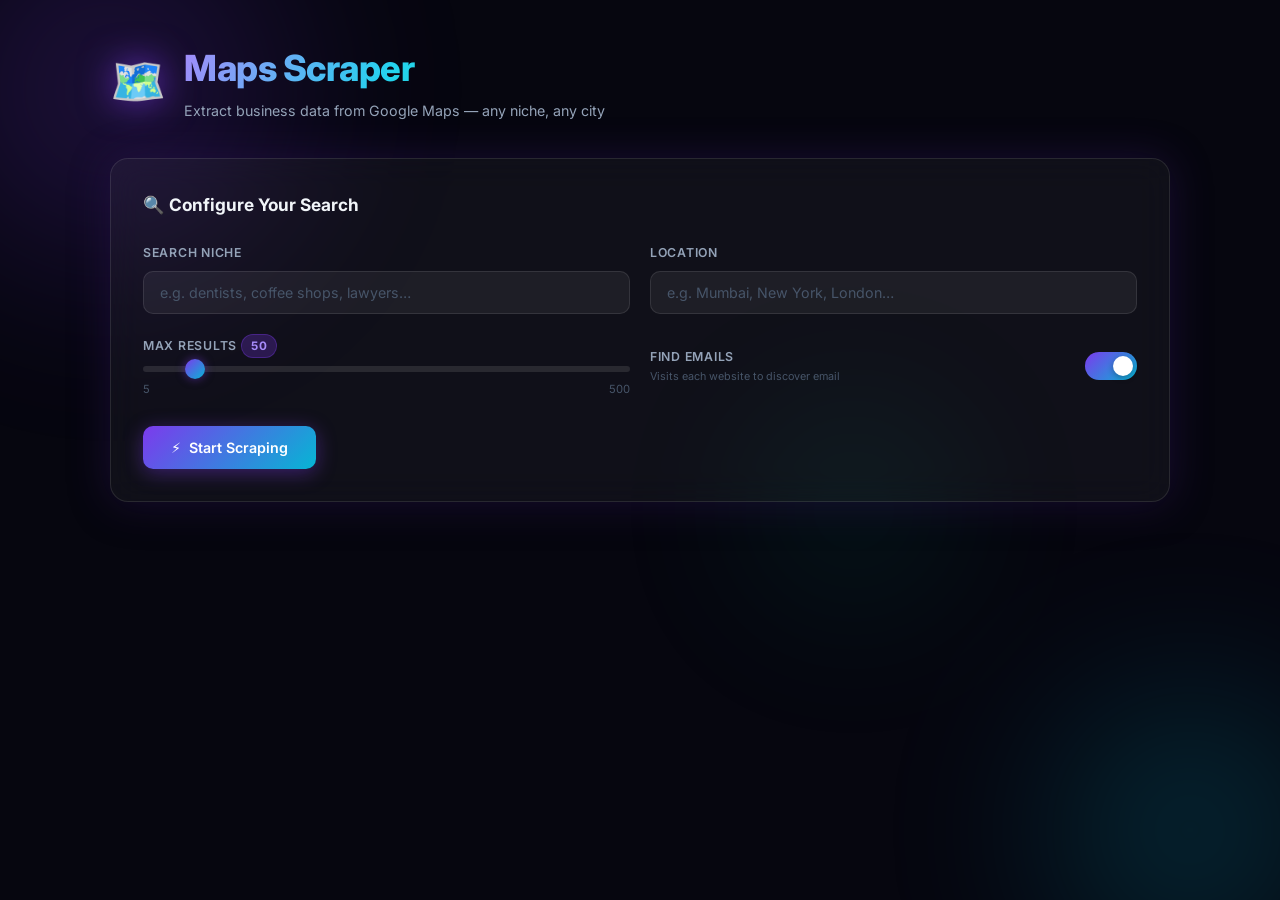
<file: templates/index.html>
<!DOCTYPE html>
<html lang="en">
<head>
  <meta charset="UTF-8" />
  <meta name="viewport" content="width=device-width, initial-scale=1.0" />
  <title>Google Maps Scraper — Any Niche, Instant Data</title>
  <meta name="description" content="Scrape Google Maps business listings — extract Name, Phone, Email, Website and Address for any niche in seconds." />
  <link rel="preconnect" href="https://fonts.googleapis.com" />
  <link rel="preconnect" href="https://fonts.gstatic.com" crossorigin />
  <link href="https://fonts.googleapis.com/css2?family=Inter:wght@300;400;500;600;700;800&display=swap" rel="stylesheet" />
  <link rel="stylesheet" href="/static/style.css" />
</head>

<body>

  <!-- ─── Animated background ──────────────────────────────────────────── -->
  <div class="bg-orbs" aria-hidden="true">
    <div class="orb orb-1"></div>
    <div class="orb orb-2"></div>
    <div class="orb orb-3"></div>
  </div>

  <!-- ─── Main app container ───────────────────────────────────────────── -->
  <div class="app-container">

    <!-- Header -->
    <header class="app-header">
      <div class="header-icon">🗺️</div>
      <div class="header-text">
        <h1>Maps Scraper</h1>
        <p>Extract business data from Google Maps — any niche, any city</p>
      </div>
    </header>

    <!-- Search card -->
    <section class="glass-card search-card" aria-label="Search configuration">
      <h2 class="card-title">🔍 Configure Your Search</h2>

      <div class="form-grid">

        <!-- Query -->
        <div class="form-group">
          <label for="query">Search Niche</label>
          <input
            id="query"
            type="text"
            placeholder="e.g. dentists, coffee shops, lawyers…"
            autocomplete="off"
          />
        </div>

        <!-- Location -->
        <div class="form-group">
          <label for="location">Location</label>
          <input
            id="location"
            type="text"
            placeholder="e.g. Mumbai, New York, London…"
            autocomplete="off"
          />
        </div>

        <!-- Max Results -->
        <div class="form-group">
          <label for="max-results">
            Max Results
            <span class="badge" id="results-badge">50</span>
          </label>
          <input
            id="max-results"
            type="range"
            min="5"
            max="500"
            value="50"
            step="5"
            aria-label="Max results"
          />
          <div class="range-labels"><span>5</span><span>500</span></div>
        </div>

        <!-- Find Emails toggle -->
        <div class="form-group toggle-group">
          <label for="find-emails-toggle">
            Find Emails
            <span class="toggle-hint">Visits each website to discover email</span>
          </label>
          <label class="toggle-switch" aria-label="Find emails toggle">
            <input type="checkbox" id="find-emails-toggle" checked />
            <span class="toggle-slider"></span>
          </label>
        </div>

      </div>

      <!-- Actions -->
      <div class="form-actions">
        <button id="btn-scrape" class="btn btn-primary" onclick="startScrape()">
          <span class="btn-icon">⚡</span>
          Start Scraping
        </button>
        <button id="btn-stop" class="btn btn-danger hidden" onclick="stopScrape()">
          <span class="btn-icon">⛔</span>
          Stop
        </button>
      </div>

    </section>

    <!-- Progress section (hidden until job starts) -->
    <section id="progress-section" class="glass-card progress-card hidden" aria-live="polite">
      <div class="progress-header">
        <span id="progress-label">Scraping…</span>
        <span id="progress-count" class="progress-count">0 / 0</span>
      </div>
      <div class="progress-bar-track" role="progressbar" aria-valuemin="0" aria-valuemax="100" id="progress-aria">
        <div class="progress-bar-fill" id="progress-fill"></div>
      </div>
      <p id="progress-status" class="progress-status">🔍 Searching Google Maps…</p>
    </section>

    <!-- Results section -->
    <section id="results-section" class="glass-card results-card hidden">
      <div class="results-header">
        <h2 class="card-title">📋 Results
          <span class="badge" id="result-count-badge">0</span>
        </h2>
        <div class="download-group" id="download-group">
          <span class="download-label">Download as:</span>
          <button class="btn btn-sm btn-csv"   id="btn-csv"   onclick="download('csv')"  >CSV</button>
          <button class="btn btn-sm btn-json"  id="btn-json"  onclick="download('json')" >JSON</button>
          <button class="btn btn-sm btn-excel" id="btn-excel" onclick="download('excel')">Excel</button>
        </div>
      </div>

      <div class="table-wrapper">
        <table id="results-table" aria-label="Scraped business listings">
          <thead>
            <tr>
              <th>#</th>
              <th>Name</th>
              <th>Phone</th>
              <th>Email</th>
              <th>Website</th>
              <th>Address</th>
            </tr>
          </thead>
          <tbody id="results-tbody">
            <!-- Rows inserted by app.js -->
          </tbody>
        </table>
      </div>

      <p id="empty-state" class="empty-state">No results yet — start a scrape above.</p>
    </section>

  </div><!-- /.app-container -->

  <script src="/static/app.js"></script>
</body>
</html>
</file>
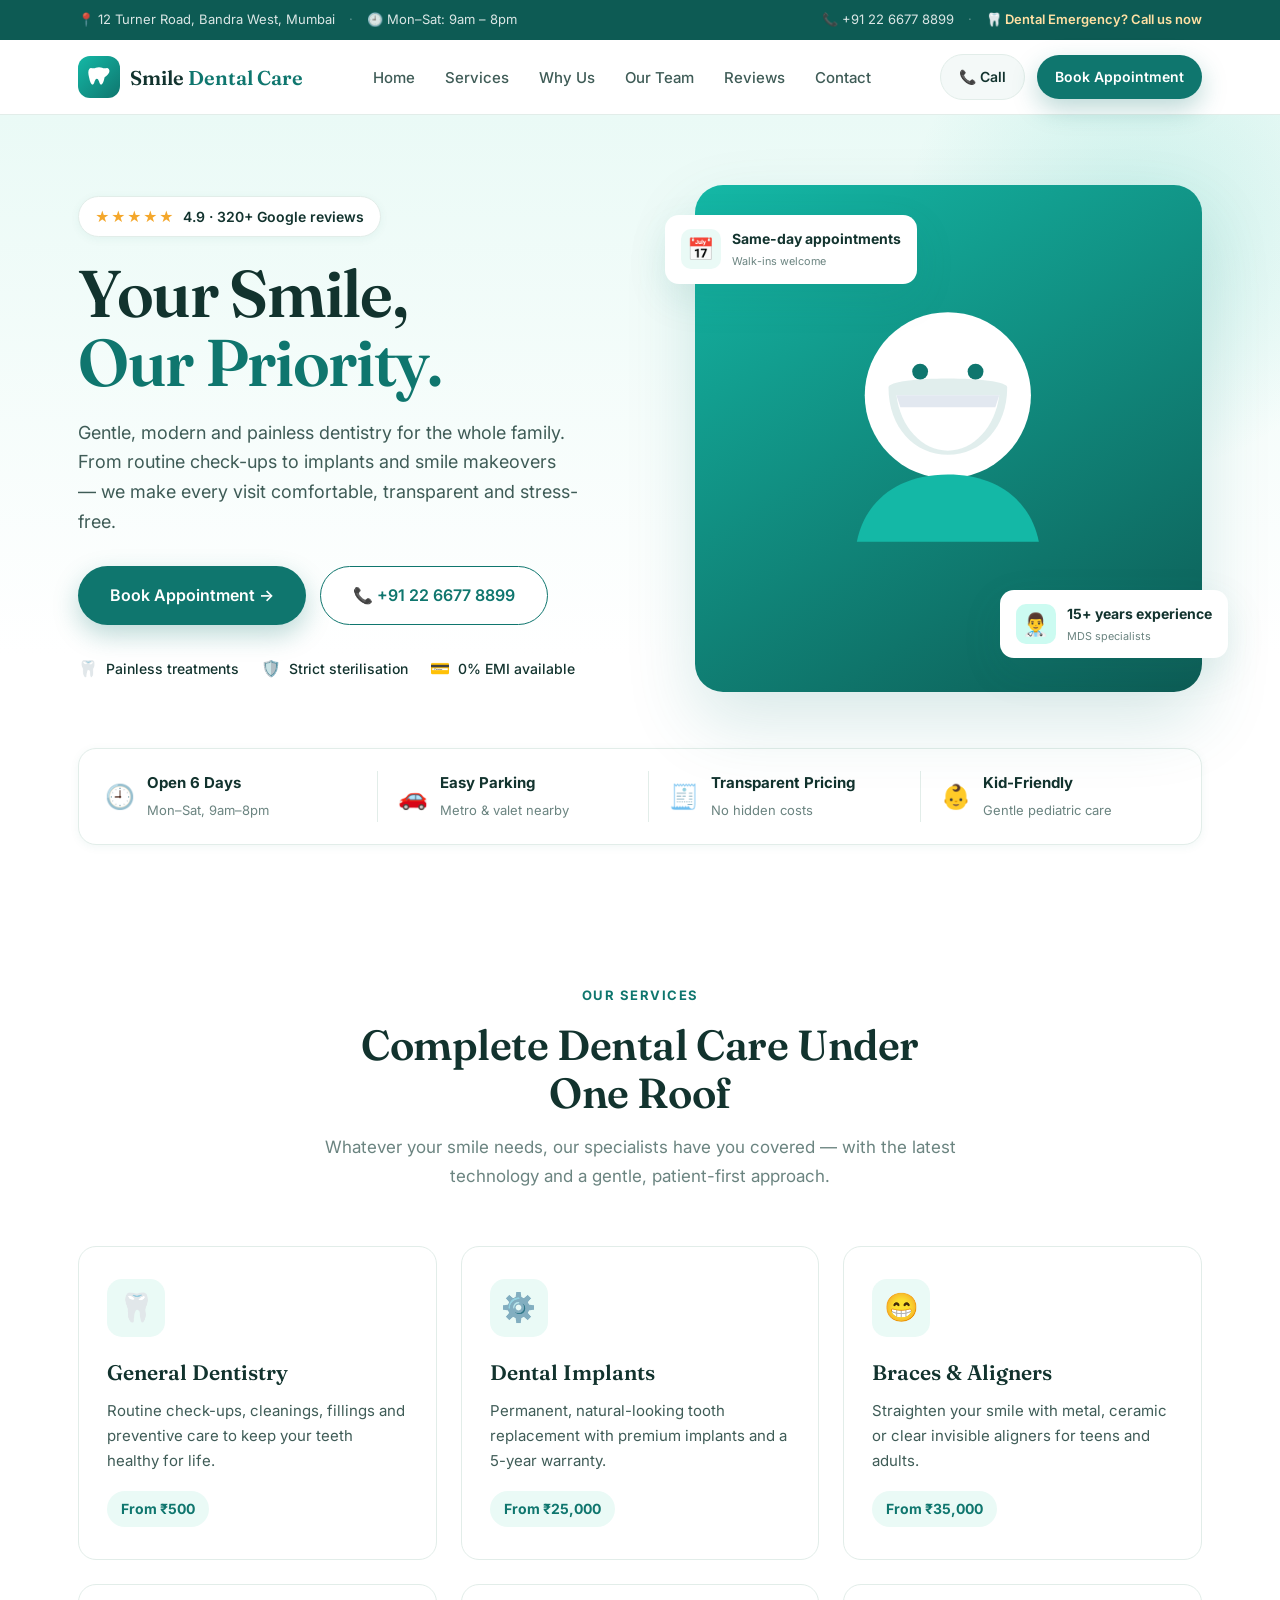
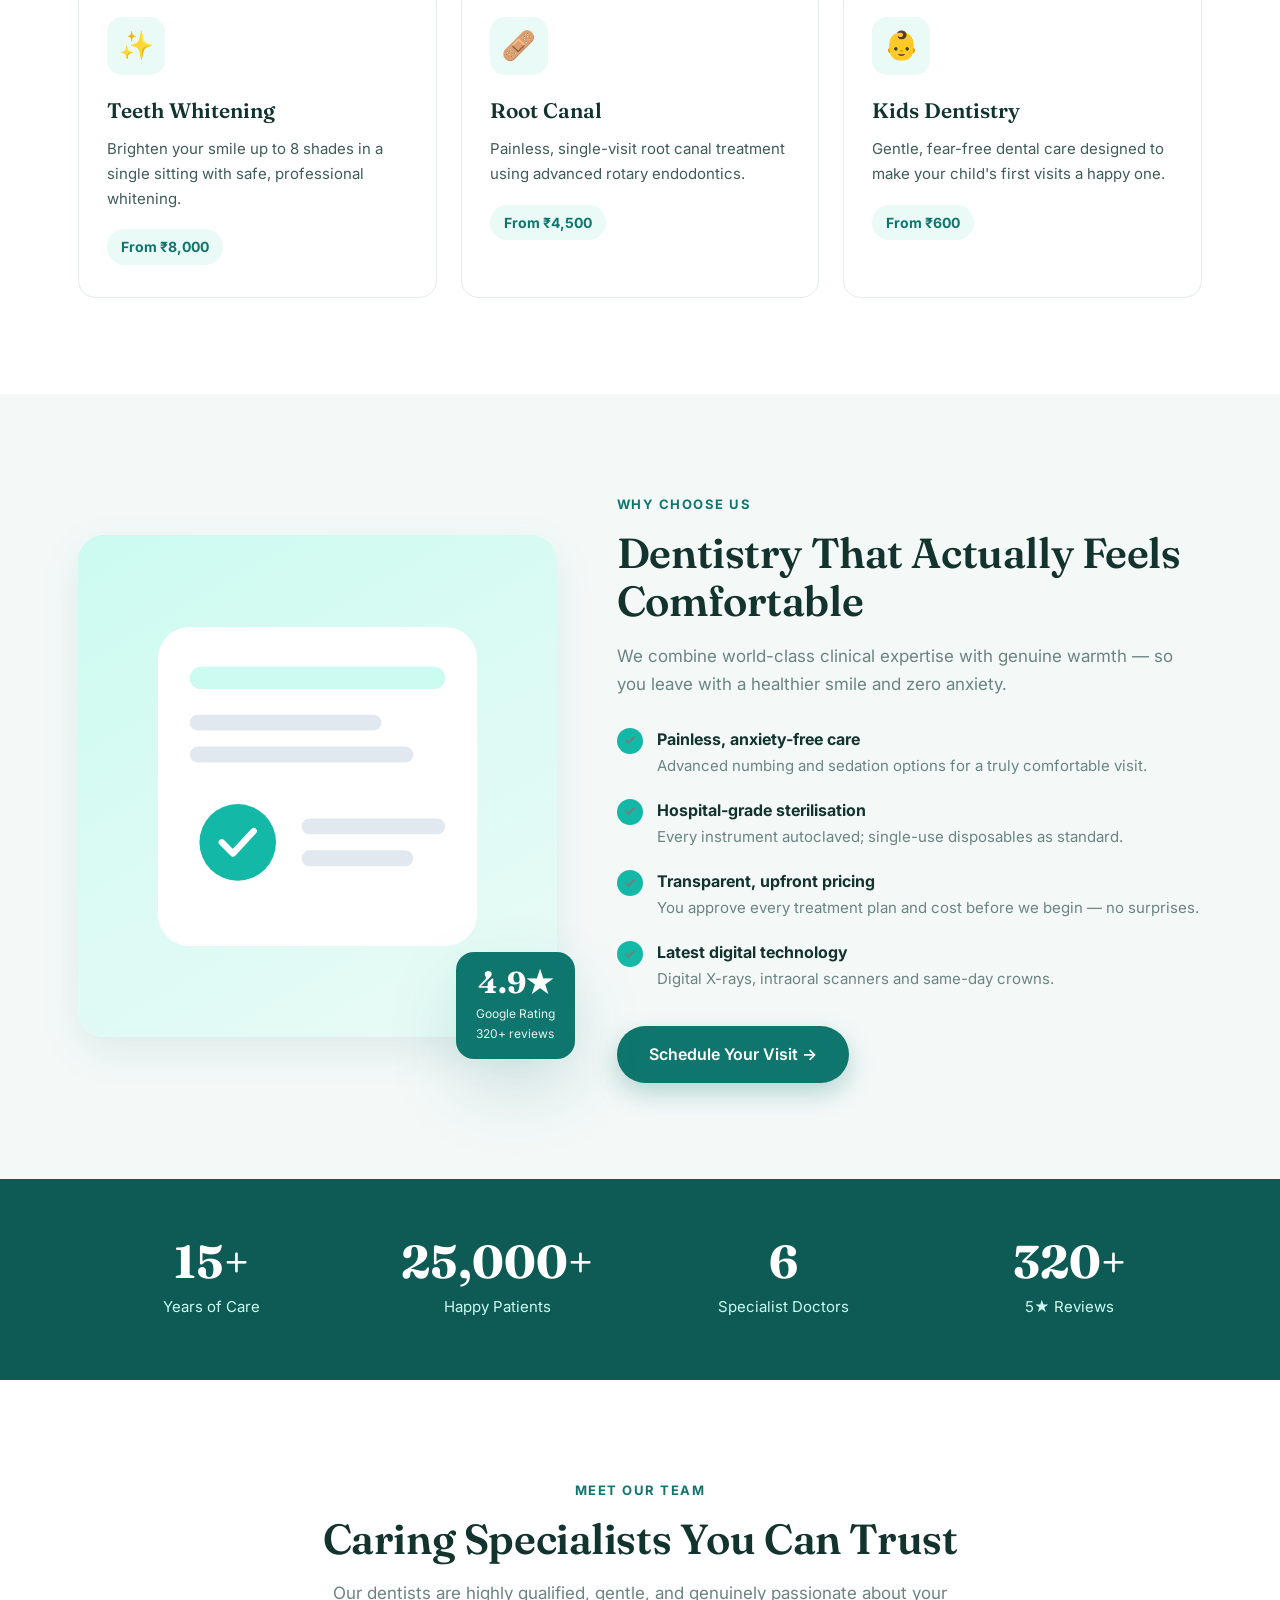
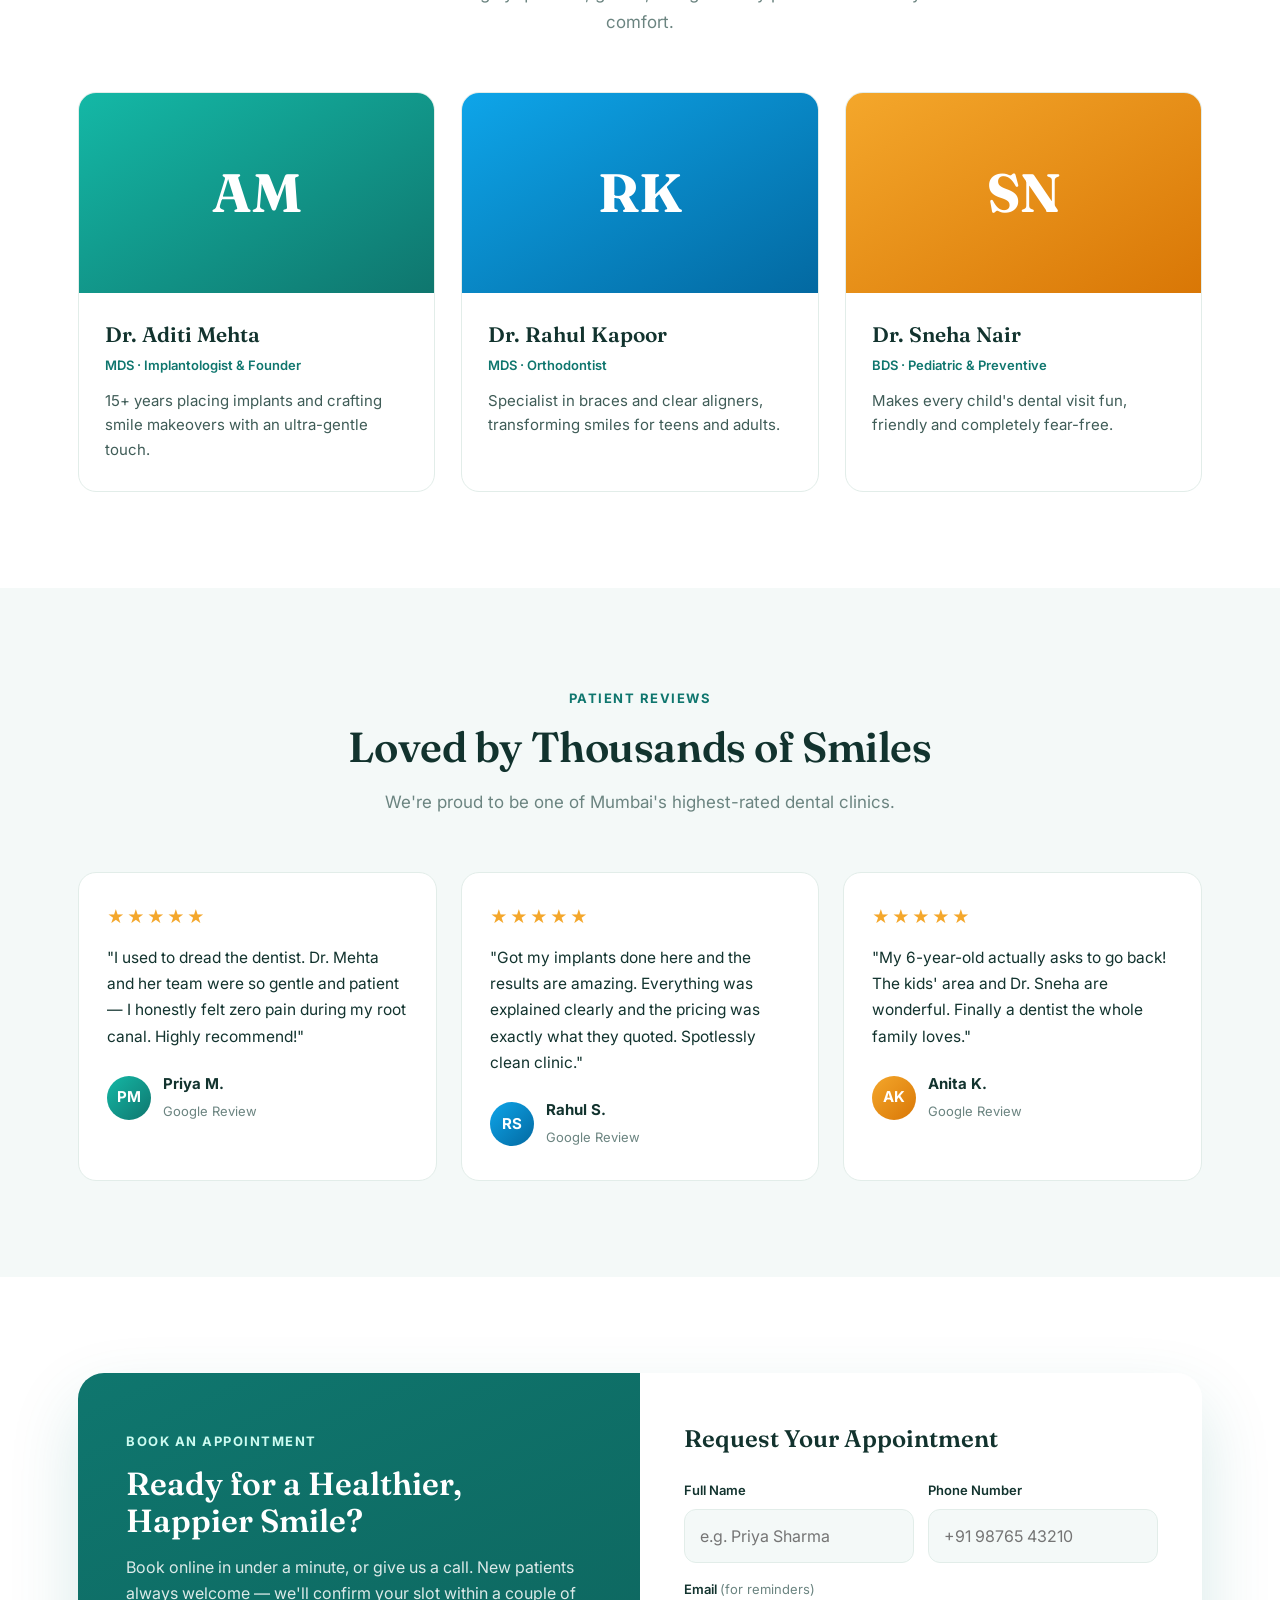
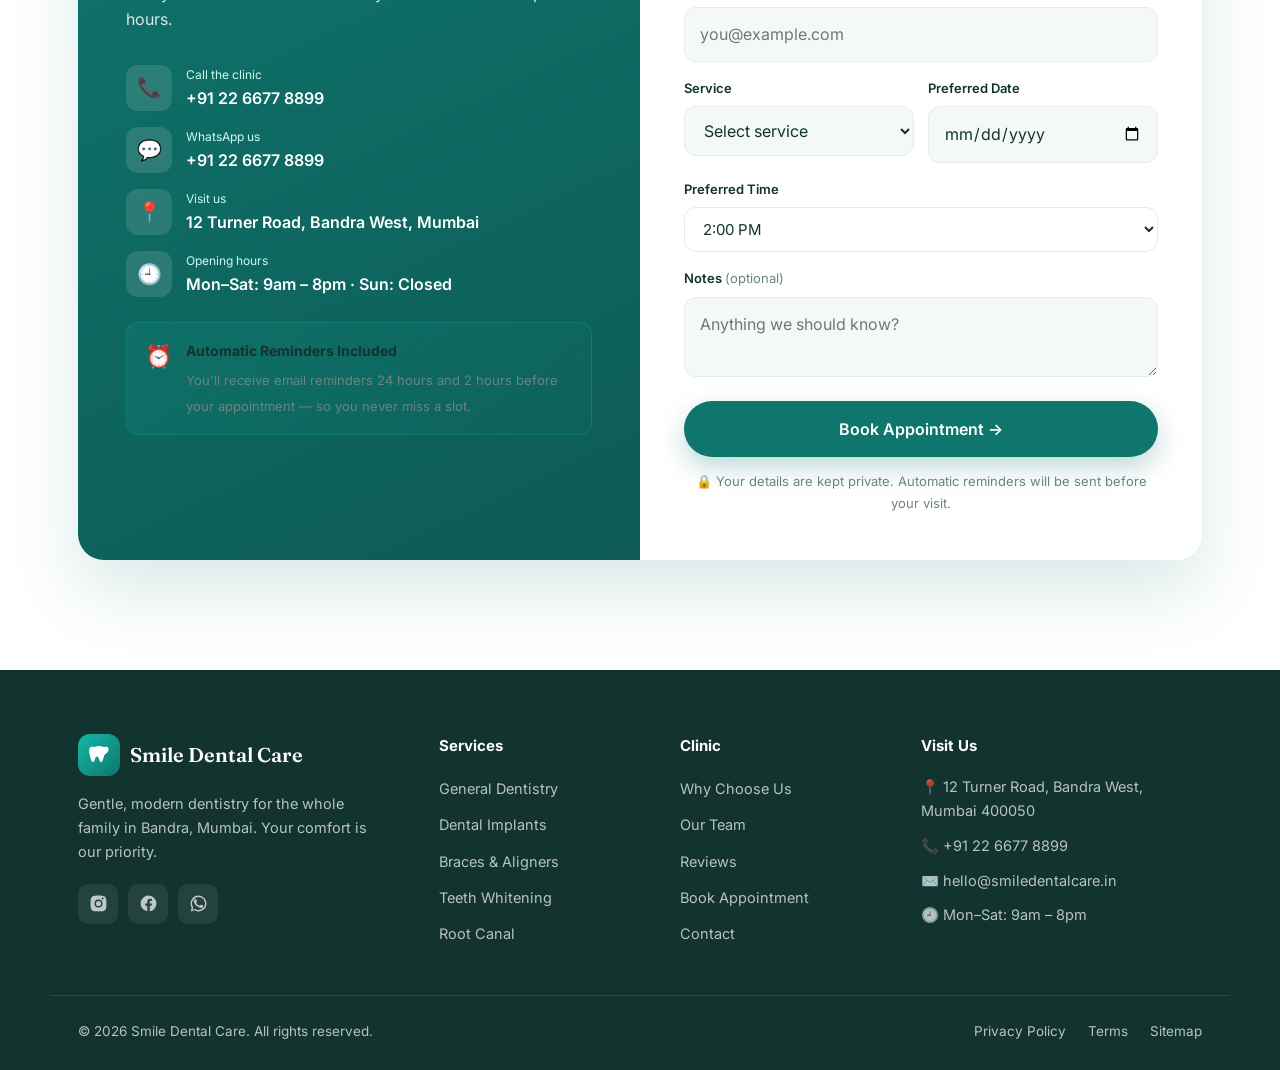
<file: website/dental-website/index.html>
<!DOCTYPE html>
<html lang="en">
<head>
  <meta charset="UTF-8"/>
  <meta name="viewport" content="width=device-width, initial-scale=1.0"/>
  <title>Smile Dental Care — Gentle, Modern Dentistry in Mumbai</title>
  <meta name="description" content="Smile Dental Care is a modern dental clinic in Bandra, Mumbai offering painless dentistry, implants, braces, teeth whitening and family dental care. Book your appointment today."/>
  <meta name="keywords" content="dentist Mumbai, dental clinic Bandra, dental implants, braces, teeth whitening, root canal, family dentist"/>
  <meta property="og:title" content="Smile Dental Care — Gentle, Modern Dentistry"/>
  <meta property="og:description" content="Your smile, our priority. Painless, modern dental care for the whole family in Bandra, Mumbai."/>
  <link rel="preconnect" href="https://fonts.googleapis.com"/>
  <link rel="preconnect" href="https://fonts.gstatic.com" crossorigin/>
  <link href="https://fonts.googleapis.com/css2?family=Fraunces:opsz,wght@9..144,500;9..144,600;9..144,700&family=Inter:wght@300;400;500;600;700;800&display=swap" rel="stylesheet"/>
  <link rel="stylesheet" href="style.css"/>
</head>
<body>

<!-- ═══════════ TOP BAR ════════════════════════════════════════ -->
<div class="topbar">
  <div class="container topbar-inner">
    <div class="tb-left">
      <span class="tb-item">📍 12 Turner Road, Bandra West, Mumbai</span>
      <span class="tb-sep">·</span>
      <span class="tb-item">🕘 Mon–Sat: 9am – 8pm</span>
    </div>
    <div class="tb-right">
      <a href="tel:+912266778899" class="tb-item">📞 +91 22 6677 8899</a>
      <span class="tb-sep">·</span>
      <a href="#book" class="tb-emergency">🦷 Dental Emergency? Call us now</a>
    </div>
  </div>
</div>

<!-- ═══════════ NAV ════════════════════════════════════════════ -->
<nav class="nav" id="navbar">
  <div class="container nav-inner">
    <a href="#home" class="logo" aria-label="Smile Dental Care Home">
      <span class="logo-mark" aria-hidden="true">
        <svg width="26" height="26" viewBox="0 0 24 24" fill="none"><path d="M12 3c-2.5 0-3.5 1-5 1S4 3.2 3 4.5C1.8 6 2 9 2.8 12.2c.6 2.5 1.4 6.3 3 6.8 1.2.4 1.7-1.5 2.2-3 .5-1.4.9-2.5 2-2.5s1.5 1.1 2 2.5c.5 1.5 1 3.4 2.2 3 1.6-.5 2.4-4.3 3-6.8C22 9 22.2 6 21 4.5 20 3.2 18.5 4 17 4s-2.5-1-5-1Z" fill="currentColor"/></svg>
      </span>
      <span class="logo-text">Smile <b>Dental Care</b></span>
    </a>

    <ul class="nav-links">
      <li><a href="#home">Home</a></li>
      <li><a href="#services">Services</a></li>
      <li><a href="#why">Why Us</a></li>
      <li><a href="#doctors">Our Team</a></li>
      <li><a href="#reviews">Reviews</a></li>
      <li><a href="#contact">Contact</a></li>
    </ul>

    <div class="nav-actions">
      <a href="tel:+912266778899" class="btn btn-ghost btn-sm nav-call">📞 Call</a>
      <a href="#book" class="btn btn-primary btn-sm">Book Appointment</a>
    </div>
    <button class="hamburger" id="hamburger" aria-label="Open menu" aria-expanded="false">☰</button>
  </div>
  <div class="mobile-nav" id="mobileNav">
    <a href="#home" onclick="closeMobile()">Home</a>
    <a href="#services" onclick="closeMobile()">Services</a>
    <a href="#why" onclick="closeMobile()">Why Us</a>
    <a href="#doctors" onclick="closeMobile()">Our Team</a>
    <a href="#reviews" onclick="closeMobile()">Reviews</a>
    <a href="#contact" onclick="closeMobile()">Contact</a>
    <a href="#book" class="btn btn-primary btn-sm" onclick="closeMobile()" style="margin-top:8px">Book Appointment</a>
  </div>
</nav>

<!-- ═══════════ HERO ════════════════════════════════════════════ -->
<header class="hero" id="home">
  <div class="hero-blob" aria-hidden="true"></div>
  <div class="container hero-inner">
    <div class="hero-content reveal">
      <div class="hero-badge"><span class="hb-stars">★★★★★</span> 4.9 · 320+ Google reviews</div>
      <h1 class="hero-h1">Your Smile,<br/><span class="accent">Our Priority.</span></h1>
      <p class="hero-p">Gentle, modern and painless dentistry for the whole family. From routine check-ups to implants and smile makeovers — we make every visit comfortable, transparent and stress-free.</p>
      <div class="hero-actions">
        <a href="#book" class="btn btn-primary btn-lg">Book Appointment →</a>
        <a href="tel:+912266778899" class="btn btn-outline btn-lg">📞 +91 22 6677 8899</a>
      </div>
      <div class="hero-trust">
        <div class="ht-item"><span class="ht-ic">🦷</span> Painless treatments</div>
        <div class="ht-item"><span class="ht-ic">🛡️</span> Strict sterilisation</div>
        <div class="ht-item"><span class="ht-ic">💳</span> 0% EMI available</div>
      </div>
    </div>

    <div class="hero-visual reveal">
      <div class="hero-photo" role="img" aria-label="Smiling dental patient">
        <svg class="hp-illus" viewBox="0 0 200 200" fill="none" aria-hidden="true">
          <circle cx="100" cy="78" r="42" fill="#fff"/>
          <path d="M70 74c0-6 60-6 60 0 0 20-13 34-30 34S70 94 70 74Z" fill="#0f766e" opacity=".12"/>
          <path d="M74 78h52c-2 16-13 28-26 28S76 94 74 78Z" fill="#fff"/>
          <path d="M74 78h52l-2 6H76l-2-6Z" fill="#e2e8f0"/>
          <circle cx="86" cy="66" r="4" fill="#0f766e"/>
          <circle cx="114" cy="66" r="4" fill="#0f766e"/>
          <path d="M100 118c26 0 42 14 46 34H54c4-20 20-34 46-34Z" fill="#14b8a6"/>
        </svg>
      </div>
      <div class="hero-card hc-1">
        <span class="hc-ic">📅</span>
        <div><strong>Same-day appointments</strong><small>Walk-ins welcome</small></div>
      </div>
      <div class="hero-card hc-2">
        <span class="hc-ic tealbg">👨‍⚕️</span>
        <div><strong>15+ years experience</strong><small>MDS specialists</small></div>
      </div>
    </div>
  </div>

  <!-- Feature strip -->
  <div class="container">
    <div class="hero-strip reveal">
      <div class="hs-item"><span class="hs-ic">🕘</span><div><strong>Open 6 Days</strong><small>Mon–Sat, 9am–8pm</small></div></div>
      <div class="hs-item"><span class="hs-ic">🚗</span><div><strong>Easy Parking</strong><small>Metro & valet nearby</small></div></div>
      <div class="hs-item"><span class="hs-ic">🧾</span><div><strong>Transparent Pricing</strong><small>No hidden costs</small></div></div>
      <div class="hs-item"><span class="hs-ic">👶</span><div><strong>Kid-Friendly</strong><small>Gentle pediatric care</small></div></div>
    </div>
  </div>
</header>

<!-- ═══════════ SERVICES ═══════════════════════════════════════ -->
<section class="section" id="services">
  <div class="container">
    <div class="sec-head reveal">
      <span class="eyebrow">Our Services</span>
      <h2 class="sec-h2">Complete Dental Care Under One Roof</h2>
      <p class="sec-p">Whatever your smile needs, our specialists have you covered — with the latest technology and a gentle, patient-first approach.</p>
    </div>
    <div class="serv-grid">
      <article class="serv-card reveal">
        <div class="serv-ic">🦷</div>
        <h3>General Dentistry</h3>
        <p>Routine check-ups, cleanings, fillings and preventive care to keep your teeth healthy for life.</p>
        <span class="serv-from">From ₹500</span>
      </article>
      <article class="serv-card reveal">
        <div class="serv-ic">⚙️</div>
        <h3>Dental Implants</h3>
        <p>Permanent, natural-looking tooth replacement with premium implants and a 5-year warranty.</p>
        <span class="serv-from">From ₹25,000</span>
      </article>
      <article class="serv-card reveal">
        <div class="serv-ic">😁</div>
        <h3>Braces & Aligners</h3>
        <p>Straighten your smile with metal, ceramic or clear invisible aligners for teens and adults.</p>
        <span class="serv-from">From ₹35,000</span>
      </article>
      <article class="serv-card reveal">
        <div class="serv-ic">✨</div>
        <h3>Teeth Whitening</h3>
        <p>Brighten your smile up to 8 shades in a single sitting with safe, professional whitening.</p>
        <span class="serv-from">From ₹8,000</span>
      </article>
      <article class="serv-card reveal">
        <div class="serv-ic">🩹</div>
        <h3>Root Canal</h3>
        <p>Painless, single-visit root canal treatment using advanced rotary endodontics.</p>
        <span class="serv-from">From ₹4,500</span>
      </article>
      <article class="serv-card reveal">
        <div class="serv-ic">👶</div>
        <h3>Kids Dentistry</h3>
        <p>Gentle, fear-free dental care designed to make your child's first visits a happy one.</p>
        <span class="serv-from">From ₹600</span>
      </article>
    </div>
  </div>
</section>

<!-- ═══════════ WHY US ═════════════════════════════════════════ -->
<section class="section why-section" id="why">
  <div class="container why-grid">
    <div class="why-visual reveal">
      <div class="why-photo">
        <div class="why-badge-float">
          <div class="wbf-num">4.9★</div>
          <div class="wbf-lbl">Google Rating<br/>320+ reviews</div>
        </div>
        <svg class="why-illus" viewBox="0 0 240 260" fill="none" aria-hidden="true">
          <rect x="20" y="30" width="200" height="200" rx="20" fill="#fff"/>
          <rect x="40" y="55" width="160" height="14" rx="7" fill="#ccfbf1"/>
          <rect x="40" y="85" width="120" height="10" rx="5" fill="#e2e8f0"/>
          <rect x="40" y="105" width="140" height="10" rx="5" fill="#e2e8f0"/>
          <circle cx="70" cy="165" r="24" fill="#14b8a6"/>
          <path d="M60 165l7 7 13-14" stroke="#fff" stroke-width="4" stroke-linecap="round" stroke-linejoin="round"/>
          <rect x="110" y="150" width="90" height="10" rx="5" fill="#e2e8f0"/>
          <rect x="110" y="170" width="70" height="10" rx="5" fill="#e2e8f0"/>
        </svg>
      </div>
    </div>
    <div class="why-content reveal">
      <span class="eyebrow">Why Choose Us</span>
      <h2 class="sec-h2">Dentistry That Actually Feels Comfortable</h2>
      <p class="sec-p">We combine world-class clinical expertise with genuine warmth — so you leave with a healthier smile and zero anxiety.</p>
      <ul class="why-list">
        <li><span class="wl-ic">✓</span><div><strong>Painless, anxiety-free care</strong><span>Advanced numbing and sedation options for a truly comfortable visit.</span></div></li>
        <li><span class="wl-ic">✓</span><div><strong>Hospital-grade sterilisation</strong><span>Every instrument autoclaved; single-use disposables as standard.</span></div></li>
        <li><span class="wl-ic">✓</span><div><strong>Transparent, upfront pricing</strong><span>You approve every treatment plan and cost before we begin — no surprises.</span></div></li>
        <li><span class="wl-ic">✓</span><div><strong>Latest digital technology</strong><span>Digital X-rays, intraoral scanners and same-day crowns.</span></div></li>
      </ul>
      <a href="#book" class="btn btn-primary btn-lg">Schedule Your Visit →</a>
    </div>
  </div>
</section>

<!-- ═══════════ STATS ══════════════════════════════════════════ -->
<section class="stats-band">
  <div class="container stats-inner">
    <div class="stat reveal"><div class="stat-n" data-target="15">0</div><span class="stat-suf">+</span><div class="stat-l">Years of Care</div></div>
    <div class="stat reveal"><div class="stat-n" data-target="25000">0</div><span class="stat-suf">+</span><div class="stat-l">Happy Patients</div></div>
    <div class="stat reveal"><div class="stat-n" data-target="6">0</div><div class="stat-l">Specialist Doctors</div></div>
    <div class="stat reveal"><div class="stat-n" data-target="320">0</div><span class="stat-suf">+</span><div class="stat-l">5★ Reviews</div></div>
  </div>
</section>

<!-- ═══════════ DOCTORS ════════════════════════════════════════ -->
<section class="section" id="doctors">
  <div class="container">
    <div class="sec-head reveal">
      <span class="eyebrow">Meet Our Team</span>
      <h2 class="sec-h2">Caring Specialists You Can Trust</h2>
      <p class="sec-p">Our dentists are highly qualified, gentle, and genuinely passionate about your comfort.</p>
    </div>
    <div class="doc-grid">
      <article class="doc-card reveal">
        <div class="doc-photo dp-1"><span>AM</span></div>
        <div class="doc-info">
          <h3>Dr. Aditi Mehta</h3>
          <div class="doc-role">MDS · Implantologist & Founder</div>
          <p>15+ years placing implants and crafting smile makeovers with an ultra-gentle touch.</p>
        </div>
      </article>
      <article class="doc-card reveal">
        <div class="doc-photo dp-2"><span>RK</span></div>
        <div class="doc-info">
          <h3>Dr. Rahul Kapoor</h3>
          <div class="doc-role">MDS · Orthodontist</div>
          <p>Specialist in braces and clear aligners, transforming smiles for teens and adults.</p>
        </div>
      </article>
      <article class="doc-card reveal">
        <div class="doc-photo dp-3"><span>SN</span></div>
        <div class="doc-info">
          <h3>Dr. Sneha Nair</h3>
          <div class="doc-role">BDS · Pediatric & Preventive</div>
          <p>Makes every child's dental visit fun, friendly and completely fear-free.</p>
        </div>
      </article>
    </div>
  </div>
</section>

<!-- ═══════════ REVIEWS ════════════════════════════════════════ -->
<section class="section reviews-section" id="reviews">
  <div class="container">
    <div class="sec-head reveal">
      <span class="eyebrow">Patient Reviews</span>
      <h2 class="sec-h2">Loved by Thousands of Smiles</h2>
      <p class="sec-p">We're proud to be one of Mumbai's highest-rated dental clinics.</p>
    </div>
    <div class="rev-grid">
      <blockquote class="rev-card reveal">
        <div class="rev-stars">★★★★★</div>
        <p>"I used to dread the dentist. Dr. Mehta and her team were so gentle and patient — I honestly felt zero pain during my root canal. Highly recommend!"</p>
        <footer><span class="rev-av av-1">PM</span><div><strong>Priya M.</strong><small>Google Review</small></div></footer>
      </blockquote>
      <blockquote class="rev-card reveal">
        <div class="rev-stars">★★★★★</div>
        <p>"Got my implants done here and the results are amazing. Everything was explained clearly and the pricing was exactly what they quoted. Spotlessly clean clinic."</p>
        <footer><span class="rev-av av-2">RS</span><div><strong>Rahul S.</strong><small>Google Review</small></div></footer>
      </blockquote>
      <blockquote class="rev-card reveal">
        <div class="rev-stars">★★★★★</div>
        <p>"My 6-year-old actually asks to go back! The kids' area and Dr. Sneha are wonderful. Finally a dentist the whole family loves."</p>
        <footer><span class="rev-av av-3">AK</span><div><strong>Anita K.</strong><small>Google Review</small></div></footer>
      </blockquote>
    </div>
  </div>
</section>

<!-- ═══════════ BOOKING / CONTACT ══════════════════════════════ -->
<section class="section book-section" id="book">
  <div class="container">
    <div class="book-wrap reveal">
      <div class="book-left" id="contact">
        <span class="eyebrow light">Book an Appointment</span>
        <h2>Ready for a Healthier, Happier Smile?</h2>
        <p>Book online in under a minute, or give us a call. New patients always welcome — we'll confirm your slot within a couple of hours.</p>

        <div class="book-contacts">
          <a href="tel:+912266778899" class="bc-item">
            <span class="bc-ic">📞</span>
            <div><small>Call the clinic</small><strong>+91 22 6677 8899</strong></div>
          </a>
          <a href="https://wa.me/912266778899" class="bc-item">
            <span class="bc-ic">💬</span>
            <div><small>WhatsApp us</small><strong>+91 22 6677 8899</strong></div>
          </a>
          <div class="bc-item">
            <span class="bc-ic">📍</span>
            <div><small>Visit us</small><strong>12 Turner Road, Bandra West, Mumbai</strong></div>
          </div>
          <div class="bc-item">
            <span class="bc-ic">🕘</span>
            <div><small>Opening hours</small><strong>Mon–Sat: 9am – 8pm · Sun: Closed</strong></div>
          </div>
        </div>

        <!-- Reminder badge -->
        <div class="reminder-badge">
          <span class="rb-icon">⏰</span>
          <div>
            <strong>Automatic Reminders Included</strong>
            <span>You'll receive email reminders 24 hours and 2 hours before your appointment — so you never miss a slot.</span>
          </div>
        </div>
      </div>

      <div class="book-right">
        <form id="bookForm" onsubmit="handleBooking(event)" novalidate>
          <h3>Request Your Appointment</h3>

          <div class="form-row-2">
            <div class="fg">
              <label for="bName">Full Name</label>
              <input type="text" id="bName" placeholder="e.g. Priya Sharma" required/>
            </div>
            <div class="fg">
              <label for="bPhone">Phone Number</label>
              <input type="tel" id="bPhone" placeholder="+91 98765 43210" required/>
            </div>
          </div>

          <div class="fg">
            <label for="bEmail">Email <span class="opt">(for reminders)</span></label>
            <input type="email" id="bEmail" placeholder="you@example.com"/>
          </div>

          <div class="form-row-2">
            <div class="fg">
              <label for="bService">Service</label>
              <select id="bService" required>
                <option value="">Select service</option>
                <option>General Check-up</option>
                <option>Teeth Cleaning</option>
                <option>Dental Implants</option>
                <option>Braces / Aligners</option>
                <option>Teeth Whitening</option>
                <option>Root Canal</option>
                <option>Kids Dentistry</option>
                <option>Other</option>
              </select>
            </div>
            <div class="fg">
              <label for="bDate">Preferred Date</label>
              <input type="date" id="bDate" required/>
            </div>
          </div>

          <div class="fg">
            <label for="bTime">Preferred Time</label>
            <select id="bTime">
              <option value="09:00">9:00 AM</option>
              <option value="10:00">10:00 AM</option>
              <option value="11:00">11:00 AM</option>
              <option value="12:00">12:00 PM</option>
              <option value="14:00" selected>2:00 PM</option>
              <option value="15:00">3:00 PM</option>
              <option value="16:00">4:00 PM</option>
              <option value="17:00">5:00 PM</option>
              <option value="18:00">6:00 PM</option>
              <option value="19:00">7:00 PM</option>
            </select>
          </div>

          <div class="fg">
            <label for="bNotes">Notes <span class="opt">(optional)</span></label>
            <textarea id="bNotes" rows="2" placeholder="Anything we should know?"></textarea>
          </div>

          <div class="form-error hidden" id="bookError">
            ⚠️ Please fill in all required fields (Name, Phone, Date).
          </div>
          <div class="form-server-error hidden" id="serverError"></div>

          <button type="submit" class="btn btn-primary btn-full btn-lg" id="bookBtn">
            <span id="bookBtnText">Book Appointment →</span>
            <span id="bookBtnLoading" class="hidden">⏳ Booking…</span>
          </button>
          <p class="form-note">🔒 Your details are kept private. Automatic reminders will be sent before your visit.</p>
        </form>

        <div class="book-success hidden" id="bookSuccess">
          <div class="bs-ic">🎉</div>
          <h3>Request received!</h3>
          <p>Thank you — our front desk will call you shortly to confirm your appointment time.</p>
        </div>
      </div>
    </div>
  </div>
</section>

<!-- ═══════════ FOOTER ═════════════════════════════════════════ -->
<footer class="footer">
  <div class="container footer-grid">
    <div class="f-brand">
      <a href="#home" class="logo logo-light">
        <span class="logo-mark" aria-hidden="true">
          <svg width="24" height="24" viewBox="0 0 24 24" fill="none"><path d="M12 3c-2.5 0-3.5 1-5 1S4 3.2 3 4.5C1.8 6 2 9 2.8 12.2c.6 2.5 1.4 6.3 3 6.8 1.2.4 1.7-1.5 2.2-3 .5-1.4.9-2.5 2-2.5s1.5 1.1 2 2.5c.5 1.5 1 3.4 2.2 3 1.6-.5 2.4-4.3 3-6.8C22 9 22.2 6 21 4.5 20 3.2 18.5 4 17 4s-2.5-1-5-1Z" fill="currentColor"/></svg>
        </span>
        <span class="logo-text">Smile <b>Dental Care</b></span>
      </a>
      <p>Gentle, modern dentistry for the whole family in Bandra, Mumbai. Your comfort is our priority.</p>
      <div class="f-social">
        <a href="#" aria-label="Instagram"><svg width="19" height="19" viewBox="0 0 24 24" fill="currentColor"><path d="M12 2c2.72 0 3.06.01 4.12.06 1.07.05 1.8.22 2.43.47.66.26 1.22.6 1.77 1.15.55.55.9 1.11 1.15 1.77.25.63.42 1.36.47 2.43.05 1.06.06 1.4.06 4.12s-.01 3.06-.06 4.12c-.05 1.07-.22 1.8-.47 2.43a4.9 4.9 0 0 1-1.15 1.77c-.55.55-1.11.9-1.77 1.15-.63.25-1.36.42-2.43.47-1.06.05-1.4.06-4.12.06s-3.06-.01-4.12-.06c-1.07-.05-1.8-.22-2.43-.47a4.9 4.9 0 0 1-1.77-1.15 4.9 4.9 0 0 1-1.15-1.77c-.25-.63-.42-1.36-.47-2.43C2.01 15.06 2 14.72 2 12s.01-3.06.06-4.12c.05-1.07.22-1.8.47-2.43.26-.66.6-1.22 1.15-1.77.55-.55 1.11-.9 1.77-1.15.63-.25 1.36-.42 2.43-.47C8.94 2.01 9.28 2 12 2Zm0 5a5 5 0 1 0 0 10 5 5 0 0 0 0-10Zm0 8.25a3.25 3.25 0 1 1 0-6.5 3.25 3.25 0 0 1 0 6.5Zm5.2-8.4a1.17 1.17 0 1 0 0-2.34 1.17 1.17 0 0 0 0 2.34Z"/></svg></a>
        <a href="#" aria-label="Facebook"><svg width="19" height="19" viewBox="0 0 24 24" fill="currentColor"><path d="M22 12a10 10 0 1 0-11.56 9.88v-6.99H7.9V12h2.54V9.8c0-2.5 1.49-3.89 3.78-3.89 1.09 0 2.24.2 2.24.2v2.46h-1.26c-1.24 0-1.63.77-1.63 1.56V12h2.78l-.44 2.89h-2.34v6.99A10 10 0 0 0 22 12Z"/></svg></a>
        <a href="#" aria-label="WhatsApp"><svg width="19" height="19" viewBox="0 0 24 24" fill="currentColor"><path d="M17.5 14.4c-.3-.15-1.77-.87-2.04-.97-.27-.1-.47-.15-.67.15-.2.3-.77.96-.94 1.16-.17.2-.35.22-.65.07-.3-.15-1.26-.46-2.4-1.48-.89-.79-1.49-1.77-1.66-2.07-.17-.3-.02-.46.13-.61.13-.13.3-.35.45-.52.15-.17.2-.3.3-.5.1-.2.05-.37-.02-.52-.08-.15-.67-1.62-.92-2.22-.24-.58-.49-.5-.67-.51h-.57c-.2 0-.52.07-.8.37-.27.3-1.04 1.02-1.04 2.49s1.07 2.89 1.22 3.09c.15.2 2.1 3.2 5.08 4.49.71.3 1.26.49 1.69.63.71.22 1.36.19 1.87.12.57-.09 1.77-.72 2.02-1.42.25-.7.25-1.29.17-1.42-.07-.13-.27-.2-.57-.35ZM12 2a10 10 0 0 0-8.5 15.28L2 22l4.83-1.47A10 10 0 1 0 12 2Zm0 18.2c-1.5 0-2.98-.4-4.27-1.17l-.3-.18-2.87.87.87-2.8-.2-.31A8.2 8.2 0 1 1 12 20.2Z"/></svg></a>
      </div>
    </div>
    <div class="f-col">
      <h4>Services</h4>
      <ul>
        <li><a href="#services">General Dentistry</a></li>
        <li><a href="#services">Dental Implants</a></li>
        <li><a href="#services">Braces & Aligners</a></li>
        <li><a href="#services">Teeth Whitening</a></li>
        <li><a href="#services">Root Canal</a></li>
      </ul>
    </div>
    <div class="f-col">
      <h4>Clinic</h4>
      <ul>
        <li><a href="#why">Why Choose Us</a></li>
        <li><a href="#doctors">Our Team</a></li>
        <li><a href="#reviews">Reviews</a></li>
        <li><a href="#book">Book Appointment</a></li>
        <li><a href="#contact">Contact</a></li>
      </ul>
    </div>
    <div class="f-col">
      <h4>Visit Us</h4>
      <ul class="f-contact">
        <li>📍 12 Turner Road, Bandra West, Mumbai 400050</li>
        <li>📞 +91 22 6677 8899</li>
        <li>✉️ hello@smiledentalcare.in</li>
        <li>🕘 Mon–Sat: 9am – 8pm</li>
      </ul>
    </div>
  </div>
  <div class="container footer-bottom">
    <p>© 2026 Smile Dental Care. All rights reserved.</p>
    <div class="fb-links">
      <a href="#">Privacy Policy</a>
      <a href="#">Terms</a>
      <a href="#">Sitemap</a>
    </div>
  </div>
</footer>

<!-- Sticky mobile CTA -->
<div class="sticky-bar" id="stickyBar">
  <a href="tel:+912266778899" class="btn btn-outline btn-sm">📞 Call</a>
  <a href="#book" class="btn btn-primary" style="flex:1">Book Appointment</a>
</div>

<script src="script.js"></script>
</body>
</html>
</file>
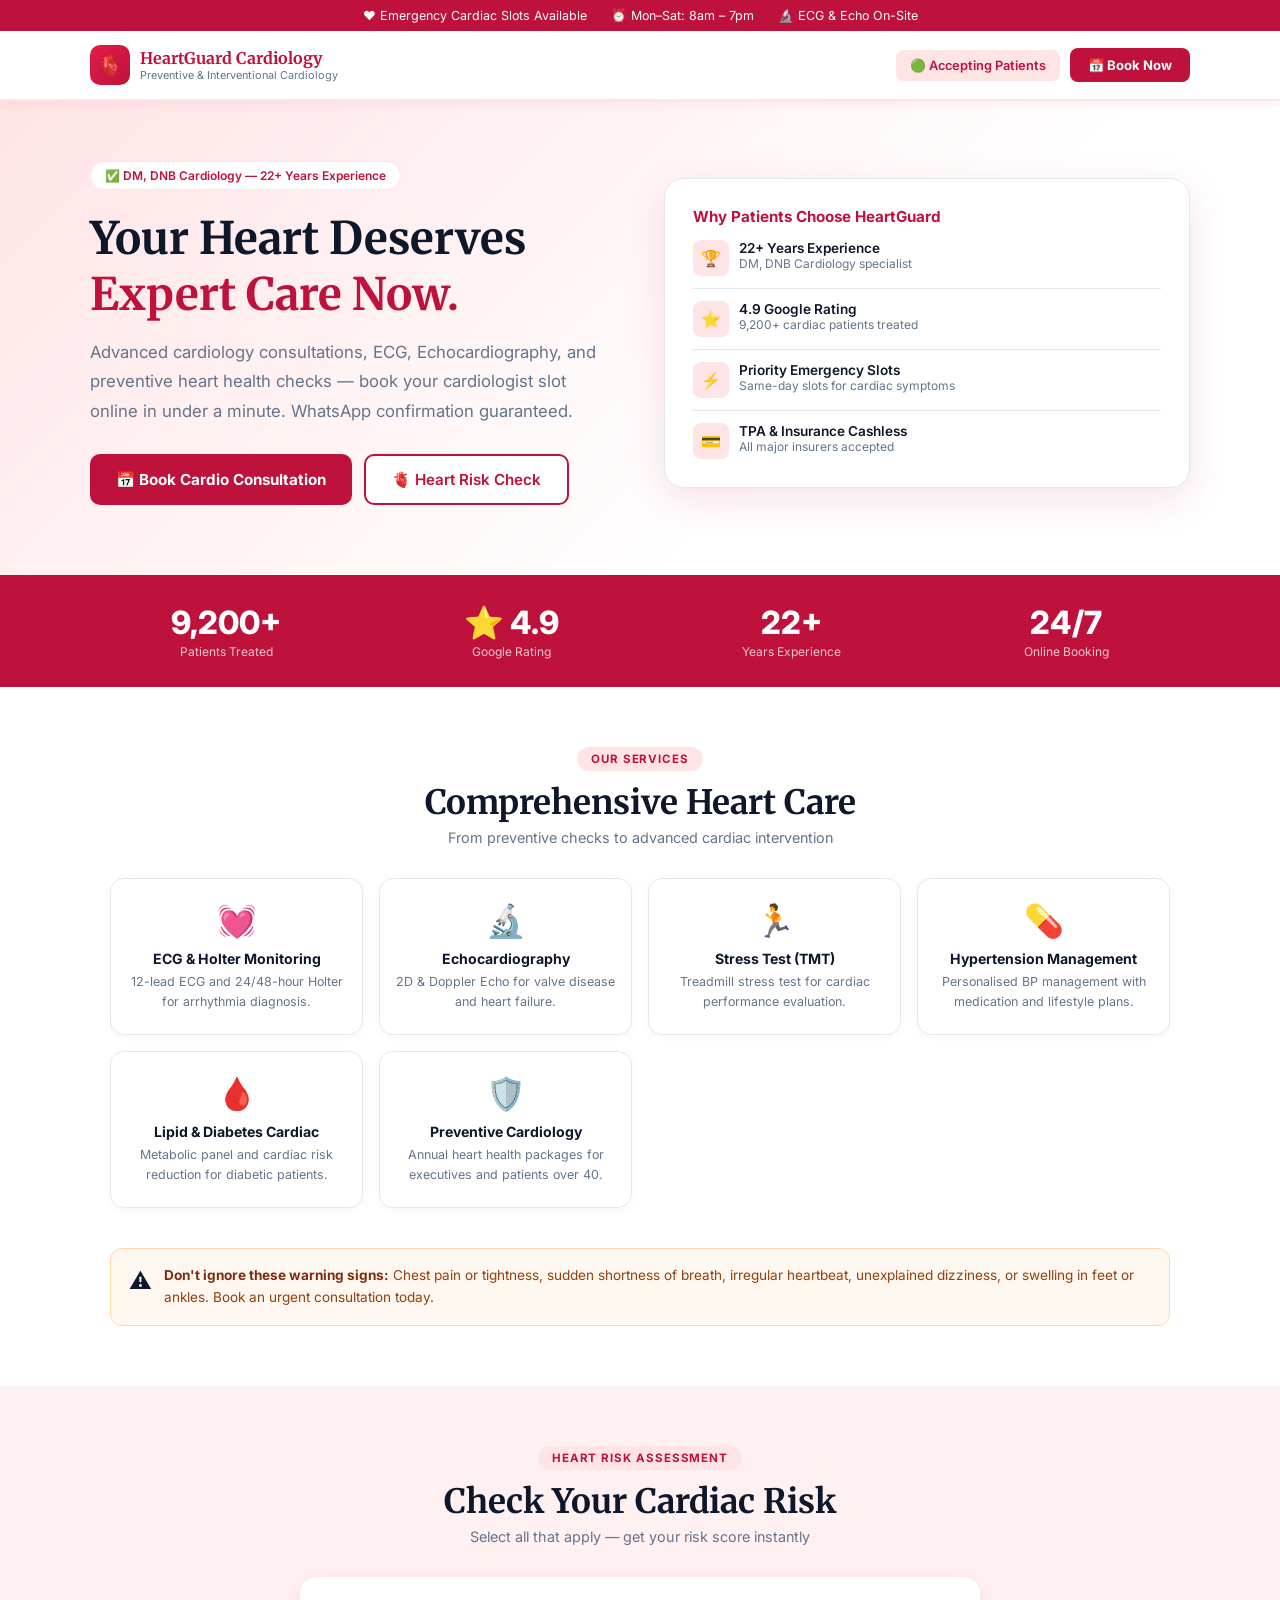
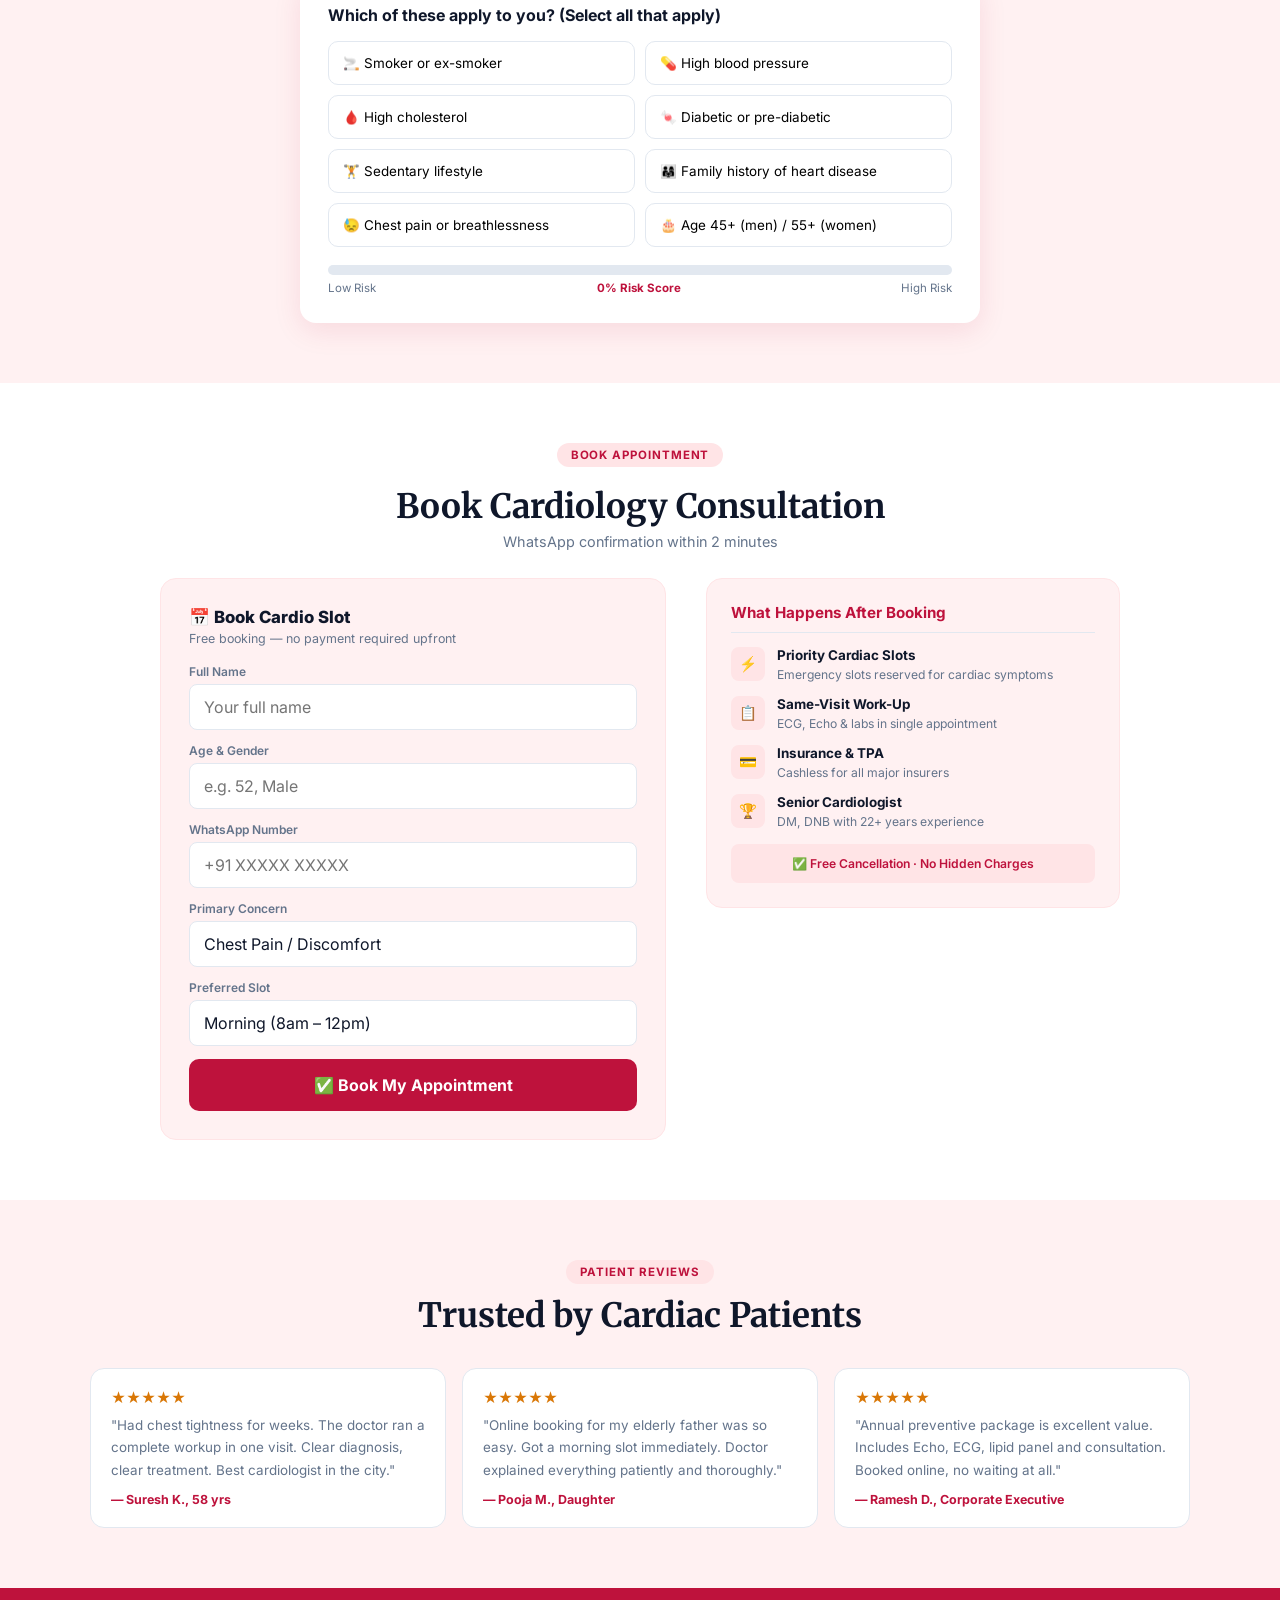
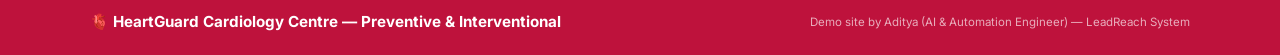
<file: lead-tracker/demo-sites/cardio-care/index.html>
<!DOCTYPE html>
<html lang="en">
<head>
  <meta charset="UTF-8">
  <meta name="viewport" content="width=device-width, initial-scale=1.0, maximum-scale=5.0">
  <title>HeartGuard Cardiology Centre — Book Cardiologist Appointment</title>
  <meta name="description" content="Expert cardiology consultations, ECG, Echo, heart risk screening. Book your cardiologist appointment online instantly.">
  <link href="https://fonts.googleapis.com/css2?family=Inter:wght@400;500;600;700;800&family=Merriweather:wght@700&display=swap" rel="stylesheet">
  <style>
    :root{--primary:#be123c;--primary-light:#ffe4e6;--primary-mid:#e11d48;--accent:#9f1239;--text:#0f172a;--muted:#64748b;--border:#e2e8f0;--bg:#fff1f2;--white:#ffffff;--warn:#d97706;}
    *{margin:0;padding:0;box-sizing:border-box;}
    html{scroll-behavior:smooth;}
    body{font-family:'Inter',sans-serif;background:var(--white);color:var(--text);overflow-x:hidden;}
    .topbar{background:var(--primary);color:#fff;padding:8px 20px;display:flex;justify-content:center;gap:24px;font-size:0.78rem;flex-wrap:wrap;}
    nav{background:var(--white);border-bottom:2px solid var(--primary-light);padding:14px 24px;position:sticky;top:0;z-index:100;box-shadow:0 2px 12px rgba(190,18,60,0.08);}
    .nav-inner{max-width:1100px;margin:0 auto;display:flex;justify-content:space-between;align-items:center;gap:16px;}
    .logo{display:flex;align-items:center;gap:10px;}
    .logo-mark{width:40px;height:40px;background:linear-gradient(135deg,var(--primary-mid),var(--primary));border-radius:10px;display:flex;align-items:center;justify-content:center;font-size:1.2rem;flex-shrink:0;}
    .logo-name{font-family:'Merriweather',serif;font-size:1rem;font-weight:700;color:var(--primary);}
    .logo-tag{font-size:0.68rem;color:var(--muted);}
    .nav-right{display:flex;align-items:center;gap:10px;}
    .nav-badge{background:var(--primary-light);color:var(--primary);padding:8px 14px;border-radius:8px;font-size:0.8rem;font-weight:600;white-space:nowrap;}
    .nav-book{background:var(--primary);color:#fff;padding:9px 18px;border-radius:8px;font-size:0.82rem;font-weight:700;border:none;cursor:pointer;font-family:inherit;touch-action:manipulation;}
    .hero{background:linear-gradient(135deg,var(--primary-light) 0%,#fff 65%);padding:60px 20px 70px;}
    .hero-inner{max-width:1100px;margin:0 auto;display:grid;grid-template-columns:1fr 1fr;gap:48px;align-items:center;}
    .hero-badge{display:inline-flex;align-items:center;gap:6px;background:#fff;border:1.5px solid var(--primary-light);color:var(--primary);padding:6px 14px;border-radius:20px;font-size:0.75rem;font-weight:600;margin-bottom:20px;}
    .hero h1{font-family:'Merriweather',serif;font-size:clamp(1.8rem,4vw,2.8rem);font-weight:700;line-height:1.25;margin-bottom:16px;}
    .hero h1 span{color:var(--primary);}
    .hero-sub{font-size:clamp(0.92rem,2vw,1.05rem);color:var(--muted);line-height:1.75;margin-bottom:28px;}
    .hero-actions{display:flex;gap:12px;flex-wrap:wrap;}
    .btn-primary{background:var(--primary);color:#fff;font-weight:700;font-size:0.95rem;padding:14px 26px;border-radius:10px;border:none;cursor:pointer;font-family:inherit;min-height:48px;touch-action:manipulation;}
    .btn-primary:hover{background:var(--accent);}
    .btn-outline{background:#fff;color:var(--primary);font-weight:600;font-size:0.95rem;padding:14px 26px;border-radius:10px;border:2px solid var(--primary);cursor:pointer;font-family:inherit;min-height:48px;touch-action:manipulation;}
    .btn-outline:hover{background:var(--primary-light);}
    .hero-card{background:#fff;border-radius:20px;padding:28px;box-shadow:0 12px 40px rgba(190,18,60,0.12);border:1px solid var(--border);}
    .hero-card-title{font-weight:700;color:var(--primary);margin-bottom:14px;font-size:0.95rem;}
    .trust-row{display:flex;align-items:flex-start;gap:10px;margin-bottom:12px;padding-bottom:12px;border-bottom:1px solid var(--border);}
    .trust-row:last-child{border-bottom:none;margin-bottom:0;padding-bottom:0;}
    .trust-icon{width:36px;height:36px;background:var(--primary-light);border-radius:8px;display:flex;align-items:center;justify-content:center;font-size:1rem;flex-shrink:0;}
    .trust-label{font-size:0.85rem;font-weight:600;}.trust-sub{font-size:0.75rem;color:var(--muted);}
    .stats-bar{background:var(--primary);padding:28px 20px;}
    .stats-inner{max-width:1100px;margin:0 auto;display:flex;justify-content:space-around;flex-wrap:wrap;gap:20px;}
    .stat{text-align:center;}.stat-val{font-size:clamp(1.5rem,4vw,2rem);font-weight:800;color:#fff;}.stat-lbl{font-size:0.75rem;color:rgba(255,255,255,0.75);margin-top:2px;}
    .section{padding:60px 20px;max-width:1100px;margin:0 auto;}
    .section-header{text-align:center;margin-bottom:32px;}
    .section-pill{display:inline-block;background:var(--primary-light);color:var(--primary);padding:5px 14px;border-radius:20px;font-size:0.72rem;font-weight:700;letter-spacing:0.08em;text-transform:uppercase;margin-bottom:10px;}
    .section-title{font-family:'Merriweather',serif;font-size:clamp(1.4rem,3.5vw,2.1rem);font-weight:700;}
    .section-sub{color:var(--muted);font-size:0.9rem;margin-top:6px;}
    .services-grid{display:grid;grid-template-columns:repeat(auto-fit,minmax(200px,1fr));gap:16px;}
    .svc-card{background:#fff;border:1.5px solid var(--border);border-radius:14px;padding:22px 16px;text-align:center;transition:all 0.2s;box-shadow:0 2px 8px rgba(0,0,0,0.04);}
    .svc-card:hover{border-color:var(--primary-mid);box-shadow:0 8px 24px rgba(190,18,60,0.1);transform:translateY(-3px);}
    .svc-icon{font-size:2rem;margin-bottom:10px;}.svc-name{font-size:0.88rem;font-weight:700;margin-bottom:5px;}.svc-desc{font-size:0.78rem;color:var(--muted);line-height:1.6;}
    .risk-section{background:var(--bg);padding:60px 20px;}
    .risk-inner{max-width:680px;margin:0 auto;}
    .risk-card{background:#fff;border-radius:16px;padding:28px;box-shadow:0 8px 28px rgba(190,18,60,0.1);}
    .risk-q{font-size:1rem;font-weight:700;margin-bottom:16px;}
    .risk-factors{display:grid;grid-template-columns:1fr 1fr;gap:10px;}
    .risk-factor{background:#fff;border:1.5px solid var(--border);border-radius:10px;padding:12px 14px;cursor:pointer;font-family:inherit;font-size:0.84rem;text-align:left;transition:all 0.15s;min-height:44px;display:flex;align-items:center;gap:8px;touch-action:manipulation;}
    .risk-factor:hover,.risk-factor.selected{border-color:var(--primary);background:var(--primary-light);color:var(--primary);font-weight:600;}
    .risk-bar-wrap{margin:18px 0 6px;height:10px;background:var(--border);border-radius:5px;overflow:hidden;}
    .risk-bar-fill{height:100%;background:linear-gradient(90deg,#fbbf24,var(--primary-mid));border-radius:5px;width:0%;transition:width 0.5s;}
    .risk-labels{display:flex;justify-content:space-between;font-size:0.72rem;color:var(--muted);}
    .risk-result{margin-top:16px;display:none;}
    .alert-box{background:var(--primary-light);border:1.5px solid rgba(190,18,60,0.2);border-radius:10px;padding:14px 16px;font-size:0.84rem;color:var(--primary);font-weight:600;line-height:1.5;}
    .booking-section{background:#fff;padding:60px 20px;}
    .booking-inner{max-width:960px;margin:0 auto;display:grid;grid-template-columns:1.1fr 0.9fr;gap:40px;align-items:start;}
    .booking-form-card{background:var(--bg);border-radius:16px;padding:28px;border:1.5px solid var(--primary-light);}
    .form-title{font-weight:800;font-size:1.05rem;margin-bottom:4px;}.form-sub{font-size:0.78rem;color:var(--muted);margin-bottom:18px;}
    .form-group{margin-bottom:13px;}.form-group label{font-size:0.75rem;color:var(--muted);font-weight:600;display:block;margin-bottom:5px;}
    .form-group input,.form-group select{width:100%;background:#fff;border:1.5px solid var(--border);border-radius:8px;padding:12px 14px;color:var(--text);font-family:inherit;font-size:16px;outline:none;-webkit-appearance:none;}
    .form-group input:focus,.form-group select:focus{border-color:var(--primary);box-shadow:0 0 0 3px rgba(190,18,60,0.08);}
    .btn-book{width:100%;background:var(--primary);color:#fff;font-weight:700;font-size:1rem;padding:15px;border-radius:10px;border:none;cursor:pointer;font-family:inherit;min-height:52px;touch-action:manipulation;}
    .btn-book:hover{background:var(--accent);}
    .booking-info-card{background:var(--bg);border-radius:16px;padding:24px;border:1.5px solid var(--primary-light);}
    .binfo-head{font-weight:700;color:var(--primary);font-size:0.95rem;margin-bottom:14px;padding-bottom:10px;border-bottom:1px solid var(--border);}
    .binfo-item{display:flex;gap:12px;align-items:flex-start;margin-bottom:13px;}
    .binfo-icon{width:34px;height:34px;background:var(--primary-light);border-radius:8px;display:flex;align-items:center;justify-content:center;font-size:0.9rem;flex-shrink:0;}
    .binfo-text strong{font-size:0.84rem;font-weight:700;display:block;}.binfo-text span{font-size:0.76rem;color:var(--muted);}
    .guarantee-box{background:var(--primary-light);border-radius:8px;padding:12px;margin-top:14px;text-align:center;font-size:0.76rem;color:var(--primary);font-weight:600;}
    .warning-strip{background:#fff8f0;border:1.5px solid #fed7aa;border-radius:12px;padding:16px 18px;display:flex;gap:12px;align-items:flex-start;margin-top:40px;}
    .w-icon{font-size:1.4rem;flex-shrink:0;margin-top:2px;}
    .w-text{font-size:0.85rem;line-height:1.6;color:#92400e;}
    .w-text strong{color:#7c2d12;}
    .reviews-section{background:var(--bg);padding:60px 20px;}
    .reviews-inner{max-width:1100px;margin:0 auto;}
    .reviews-cards{display:grid;grid-template-columns:repeat(auto-fit,minmax(250px,1fr));gap:16px;margin-top:28px;}
    .review-card{background:#fff;border:1px solid var(--border);border-radius:14px;padding:20px;}
    .review-stars{color:var(--warn);margin-bottom:8px;font-size:0.9rem;}.review-text{font-size:0.84rem;color:var(--muted);line-height:1.7;margin-bottom:10px;}.review-author{font-size:0.78rem;font-weight:700;color:var(--primary);}
    footer{background:var(--primary);color:#fff;padding:24px 20px;}
    .footer-inner{max-width:1100px;margin:0 auto;display:flex;justify-content:space-between;align-items:center;flex-wrap:wrap;gap:12px;}
    .footer-brand{font-weight:700;font-size:0.95rem;}.footer-note{font-size:0.72rem;color:rgba(255,255,255,0.65);}
    .sticky-cta{display:none;position:fixed;bottom:0;left:0;right:0;background:#fff;padding:12px 16px 20px;border-top:2px solid var(--primary-light);z-index:90;box-shadow:0 -4px 16px rgba(0,0,0,0.08);}
    .sticky-cta button{width:100%;background:var(--primary);color:#fff;font-weight:700;font-size:1rem;padding:15px;border-radius:12px;border:none;cursor:pointer;font-family:inherit;min-height:52px;touch-action:manipulation;}
    .modal-overlay{display:none;position:fixed;inset:0;background:rgba(0,0,0,0.5);z-index:999;align-items:center;justify-content:center;padding:16px;}
    .modal-overlay.open{display:flex;}
    .modal-card{background:#fff;border-radius:16px;padding:36px 28px;max-width:400px;width:100%;text-align:center;}
    .modal-icon{font-size:3rem;margin-bottom:14px;}.modal-title{font-size:1.3rem;font-weight:800;margin-bottom:8px;}.modal-sub{color:var(--muted);font-size:0.9rem;line-height:1.6;margin-bottom:24px;}
    .btn-modal-close{background:var(--primary);color:#fff;padding:12px 32px;border-radius:10px;border:none;cursor:pointer;font-family:inherit;font-weight:700;min-height:44px;}
    @media(max-width:900px){.hero-inner{grid-template-columns:1fr;}.hero-card{display:none;}.booking-inner{grid-template-columns:1fr;gap:20px;}}
    @media(max-width:640px){
      .topbar{font-size:0.7rem;gap:10px;padding:7px 12px;}
      nav{padding:12px 16px;}.logo-tag{display:none;}.nav-badge{display:none;}
      .hero{padding:36px 16px 60px;}.hero-actions{flex-direction:column;}.btn-primary,.btn-outline{width:100%;text-align:center;}
      .section{padding:44px 16px;}.risk-section{padding:44px 16px;}.booking-section{padding:44px 16px;}.reviews-section{padding:44px 16px;}
      .services-grid{grid-template-columns:1fr 1fr;gap:12px;}.svc-card{padding:16px 10px;}
      .risk-factors{grid-template-columns:1fr;}
      .risk-card{padding:20px 14px;}
      .booking-form-card{padding:18px 14px;}.booking-info-card{padding:18px 14px;}
      .sticky-cta{display:block;}body{padding-bottom:84px;}
      footer{padding:18px 16px;}.footer-inner{flex-direction:column;text-align:center;}
    }
    @media(max-width:380px){.services-grid{grid-template-columns:1fr;}}
  </style>
</head>
<body>
<div class="topbar">
  <span>❤️ Emergency Cardiac Slots Available</span>
  <span>⏰ Mon–Sat: 8am – 7pm</span>
  <span>🔬 ECG & Echo On-Site</span>
</div>
<nav>
  <div class="nav-inner">
    <div class="logo">
      <div class="logo-mark">🫀</div>
      <div>
        <div class="logo-name">HeartGuard Cardiology</div>
        <div class="logo-tag">Preventive & Interventional Cardiology</div>
      </div>
    </div>
    <div class="nav-right">
      <div class="nav-badge">🟢 Accepting Patients</div>
      <button class="nav-book" onclick="document.getElementById('book-section').scrollIntoView({behavior:'smooth'})">📅 Book Now</button>
    </div>
  </div>
</nav>
<div class="hero">
  <div class="hero-inner">
    <div>
      <div class="hero-badge">✅ DM, DNB Cardiology — 22+ Years Experience</div>
      <h1>Your Heart Deserves<br><span>Expert Care Now.</span></h1>
      <p class="hero-sub">Advanced cardiology consultations, ECG, Echocardiography, and preventive heart health checks — book your cardiologist slot online in under a minute. WhatsApp confirmation guaranteed.</p>
      <div class="hero-actions">
        <button class="btn-primary" onclick="document.getElementById('book-section').scrollIntoView({behavior:'smooth'})">📅 Book Cardio Consultation</button>
        <button class="btn-outline" onclick="document.getElementById('risk-section').scrollIntoView({behavior:'smooth'})">🫀 Heart Risk Check</button>
      </div>
    </div>
    <div class="hero-card">
      <div class="hero-card-title">Why Patients Choose HeartGuard</div>
      <div class="trust-row"><div class="trust-icon">🏆</div><div><div class="trust-label">22+ Years Experience</div><div class="trust-sub">DM, DNB Cardiology specialist</div></div></div>
      <div class="trust-row"><div class="trust-icon">⭐</div><div><div class="trust-label">4.9 Google Rating</div><div class="trust-sub">9,200+ cardiac patients treated</div></div></div>
      <div class="trust-row"><div class="trust-icon">⚡</div><div><div class="trust-label">Priority Emergency Slots</div><div class="trust-sub">Same-day slots for cardiac symptoms</div></div></div>
      <div class="trust-row"><div class="trust-icon">💳</div><div><div class="trust-label">TPA & Insurance Cashless</div><div class="trust-sub">All major insurers accepted</div></div></div>
    </div>
  </div>
</div>
<div class="stats-bar">
  <div class="stats-inner">
    <div class="stat"><div class="stat-val">9,200+</div><div class="stat-lbl">Patients Treated</div></div>
    <div class="stat"><div class="stat-val">⭐ 4.9</div><div class="stat-lbl">Google Rating</div></div>
    <div class="stat"><div class="stat-val">22+</div><div class="stat-lbl">Years Experience</div></div>
    <div class="stat"><div class="stat-val">24/7</div><div class="stat-lbl">Online Booking</div></div>
  </div>
</div>
<div class="section">
  <div class="section-header">
    <div class="section-pill">Our Services</div>
    <h2 class="section-title">Comprehensive Heart Care</h2>
    <p class="section-sub">From preventive checks to advanced cardiac intervention</p>
  </div>
  <div class="services-grid">
    <div class="svc-card"><div class="svc-icon">💓</div><div class="svc-name">ECG & Holter Monitoring</div><div class="svc-desc">12-lead ECG and 24/48-hour Holter for arrhythmia diagnosis.</div></div>
    <div class="svc-card"><div class="svc-icon">🔬</div><div class="svc-name">Echocardiography</div><div class="svc-desc">2D & Doppler Echo for valve disease and heart failure.</div></div>
    <div class="svc-card"><div class="svc-icon">🏃</div><div class="svc-name">Stress Test (TMT)</div><div class="svc-desc">Treadmill stress test for cardiac performance evaluation.</div></div>
    <div class="svc-card"><div class="svc-icon">💊</div><div class="svc-name">Hypertension Management</div><div class="svc-desc">Personalised BP management with medication and lifestyle plans.</div></div>
    <div class="svc-card"><div class="svc-icon">🩸</div><div class="svc-name">Lipid & Diabetes Cardiac</div><div class="svc-desc">Metabolic panel and cardiac risk reduction for diabetic patients.</div></div>
    <div class="svc-card"><div class="svc-icon">🛡️</div><div class="svc-name">Preventive Cardiology</div><div class="svc-desc">Annual heart health packages for executives and patients over 40.</div></div>
  </div>
  <div class="warning-strip">
    <div class="w-icon">⚠️</div>
    <div class="w-text"><strong>Don't ignore these warning signs:</strong> Chest pain or tightness, sudden shortness of breath, irregular heartbeat, unexplained dizziness, or swelling in feet or ankles. Book an urgent consultation today.</div>
  </div>
</div>
<div class="risk-section" id="risk-section">
  <div class="risk-inner">
    <div class="section-header">
      <div class="section-pill">Heart Risk Assessment</div>
      <h2 class="section-title">Check Your Cardiac Risk</h2>
      <p class="section-sub">Select all that apply — get your risk score instantly</p>
    </div>
    <div class="risk-card">
      <div class="risk-q">Which of these apply to you? (Select all that apply)</div>
      <div class="risk-factors" id="risk-factors">
        <button class="risk-factor" onclick="toggleRisk(this,15)">🚬 Smoker or ex-smoker</button>
        <button class="risk-factor" onclick="toggleRisk(this,20)">💊 High blood pressure</button>
        <button class="risk-factor" onclick="toggleRisk(this,20)">🩸 High cholesterol</button>
        <button class="risk-factor" onclick="toggleRisk(this,25)">🍬 Diabetic or pre-diabetic</button>
        <button class="risk-factor" onclick="toggleRisk(this,10)">🏋️ Sedentary lifestyle</button>
        <button class="risk-factor" onclick="toggleRisk(this,15)">👨‍👩‍👧 Family history of heart disease</button>
        <button class="risk-factor" onclick="toggleRisk(this,10)">😓 Chest pain or breathlessness</button>
        <button class="risk-factor" onclick="toggleRisk(this,5)">🎂 Age 45+ (men) / 55+ (women)</button>
      </div>
      <div class="risk-bar-wrap"><div class="risk-bar-fill" id="risk-fill"></div></div>
      <div class="risk-labels"><span>Low Risk</span><span id="risk-pct" style="font-weight:700;color:var(--primary);">0% Risk Score</span><span>High Risk</span></div>
      <div class="risk-result" id="risk-result"></div>
    </div>
  </div>
</div>
<div class="booking-section" id="book-section">
  <div style="max-width:960px;margin:0 auto 28px;text-align:center;">
    <div class="section-pill">Book Appointment</div>
    <h2 class="section-title" style="margin-top:8px;">Book Cardiology Consultation</h2>
    <p class="section-sub" style="margin:6px auto 0;">WhatsApp confirmation within 2 minutes</p>
  </div>
  <div class="booking-inner">
    <div class="booking-form-card">
      <div class="form-title">📅 Book Cardio Slot</div>
      <div class="form-sub">Free booking — no payment required upfront</div>
      <div class="form-group"><label>Full Name</label><input type="text" placeholder="Your full name" autocomplete="name"></div>
      <div class="form-group"><label>Age & Gender</label><input type="text" placeholder="e.g. 52, Male"></div>
      <div class="form-group"><label>WhatsApp Number</label><input type="tel" placeholder="+91 XXXXX XXXXX" autocomplete="tel"></div>
      <div class="form-group"><label>Primary Concern</label>
        <select>
          <option>Chest Pain / Discomfort</option><option>High BP Management</option>
          <option>Palpitations / Irregular Heartbeat</option><option>Breathlessness</option>
          <option>Preventive Check-up</option><option>Cholesterol / Lipid Management</option>
          <option>ECG / Echo / TMT Test</option>
        </select>
      </div>
      <div class="form-group"><label>Preferred Slot</label>
        <select>
          <option>Morning (8am – 12pm)</option><option>Evening (4pm – 7pm)</option>
          <option>⚡ Emergency — Need Urgent Slot</option>
        </select>
      </div>
      <button class="btn-book" onclick="document.getElementById('success-modal').classList.add('open')">✅ Book My Appointment</button>
    </div>
    <div>
      <div class="booking-info-card">
        <div class="binfo-head">What Happens After Booking</div>
        <div class="binfo-item"><div class="binfo-icon">⚡</div><div class="binfo-text"><strong>Priority Cardiac Slots</strong><span>Emergency slots reserved for cardiac symptoms</span></div></div>
        <div class="binfo-item"><div class="binfo-icon">📋</div><div class="binfo-text"><strong>Same-Visit Work-Up</strong><span>ECG, Echo & labs in single appointment</span></div></div>
        <div class="binfo-item"><div class="binfo-icon">💳</div><div class="binfo-text"><strong>Insurance & TPA</strong><span>Cashless for all major insurers</span></div></div>
        <div class="binfo-item"><div class="binfo-icon">🏆</div><div class="binfo-text"><strong>Senior Cardiologist</strong><span>DM, DNB with 22+ years experience</span></div></div>
        <div class="guarantee-box">✅ Free Cancellation · No Hidden Charges</div>
      </div>
    </div>
  </div>
</div>
<div class="reviews-section">
  <div class="reviews-inner">
    <div class="section-header">
      <div class="section-pill">Patient Reviews</div>
      <h2 class="section-title">Trusted by Cardiac Patients</h2>
    </div>
    <div class="reviews-cards">
      <div class="review-card"><div class="review-stars">★★★★★</div><div class="review-text">"Had chest tightness for weeks. The doctor ran a complete workup in one visit. Clear diagnosis, clear treatment. Best cardiologist in the city."</div><div class="review-author">— Suresh K., 58 yrs</div></div>
      <div class="review-card"><div class="review-stars">★★★★★</div><div class="review-text">"Online booking for my elderly father was so easy. Got a morning slot immediately. Doctor explained everything patiently and thoroughly."</div><div class="review-author">— Pooja M., Daughter</div></div>
      <div class="review-card"><div class="review-stars">★★★★★</div><div class="review-text">"Annual preventive package is excellent value. Includes Echo, ECG, lipid panel and consultation. Booked online, no waiting at all."</div><div class="review-author">— Ramesh D., Corporate Executive</div></div>
    </div>
  </div>
</div>
<footer>
  <div class="footer-inner">
    <div class="footer-brand">🫀 HeartGuard Cardiology Centre — Preventive & Interventional</div>
    <div class="footer-note">Demo site by Aditya (AI & Automation Engineer) — LeadReach System</div>
  </div>
</footer>
<div class="sticky-cta">
  <button onclick="document.getElementById('book-section').scrollIntoView({behavior:'smooth'})">📅 Book Cardiology Consultation Now</button>
</div>
<div class="modal-overlay" id="success-modal">
  <div class="modal-card">
    <div class="modal-icon">🫀</div>
    <div class="modal-title">Appointment Confirmed!</div>
    <div class="modal-sub">Your cardiac consultation is booked. WhatsApp confirmation arriving within 2 minutes. For emergencies, call the clinic directly.</div>
    <button class="btn-modal-close" onclick="document.getElementById('success-modal').classList.remove('open')">Done</button>
  </div>
</div>
<script>
  let riskScore=0;const selected=new Set();
  function toggleRisk(el,pts){const k=el.textContent;if(selected.has(k)){selected.delete(k);riskScore-=pts;el.classList.remove('selected');}else{selected.add(k);riskScore+=pts;el.classList.add('selected');}
  const pct=Math.min(riskScore,100);document.getElementById('risk-fill').style.width=pct+'%';document.getElementById('risk-pct').textContent=pct+'% Risk Score';
  const res=document.getElementById('risk-result');res.style.display='block';
  if(pct>=60){res.innerHTML=`<div class="alert-box">⚠️ <strong>High cardiac risk detected.</strong> Please book an urgent consultation and ECG evaluation immediately.</div><br><button class="btn-primary" onclick="document.getElementById('book-section').scrollIntoView({behavior:'smooth'})" style="font-size:0.9rem;padding:12px 22px;">🫀 Book Urgent Consultation</button>`;}
  else if(pct>=30){res.innerHTML=`<div class="alert-box" style="background:#fff8f0;border-color:#fed7aa;color:#92400e;">⚡ <strong>Moderate risk.</strong> A preventive cardiology consultation and lipid panel is recommended within 2 weeks.</div><br><button class="btn-primary" onclick="document.getElementById('book-section').scrollIntoView({behavior:'smooth'})" style="font-size:0.9rem;padding:12px 22px;">📅 Book Preventive Check</button>`;}
  else if(pct>0){res.innerHTML=`<div class="alert-box" style="background:#f0fdf4;border-color:#bbf7d0;color:#166534;">✅ <strong>Low risk</strong> — An annual preventive check-up is still recommended for ongoing heart health monitoring.</div>`;}}
</script>
</body>
</html>
</file>
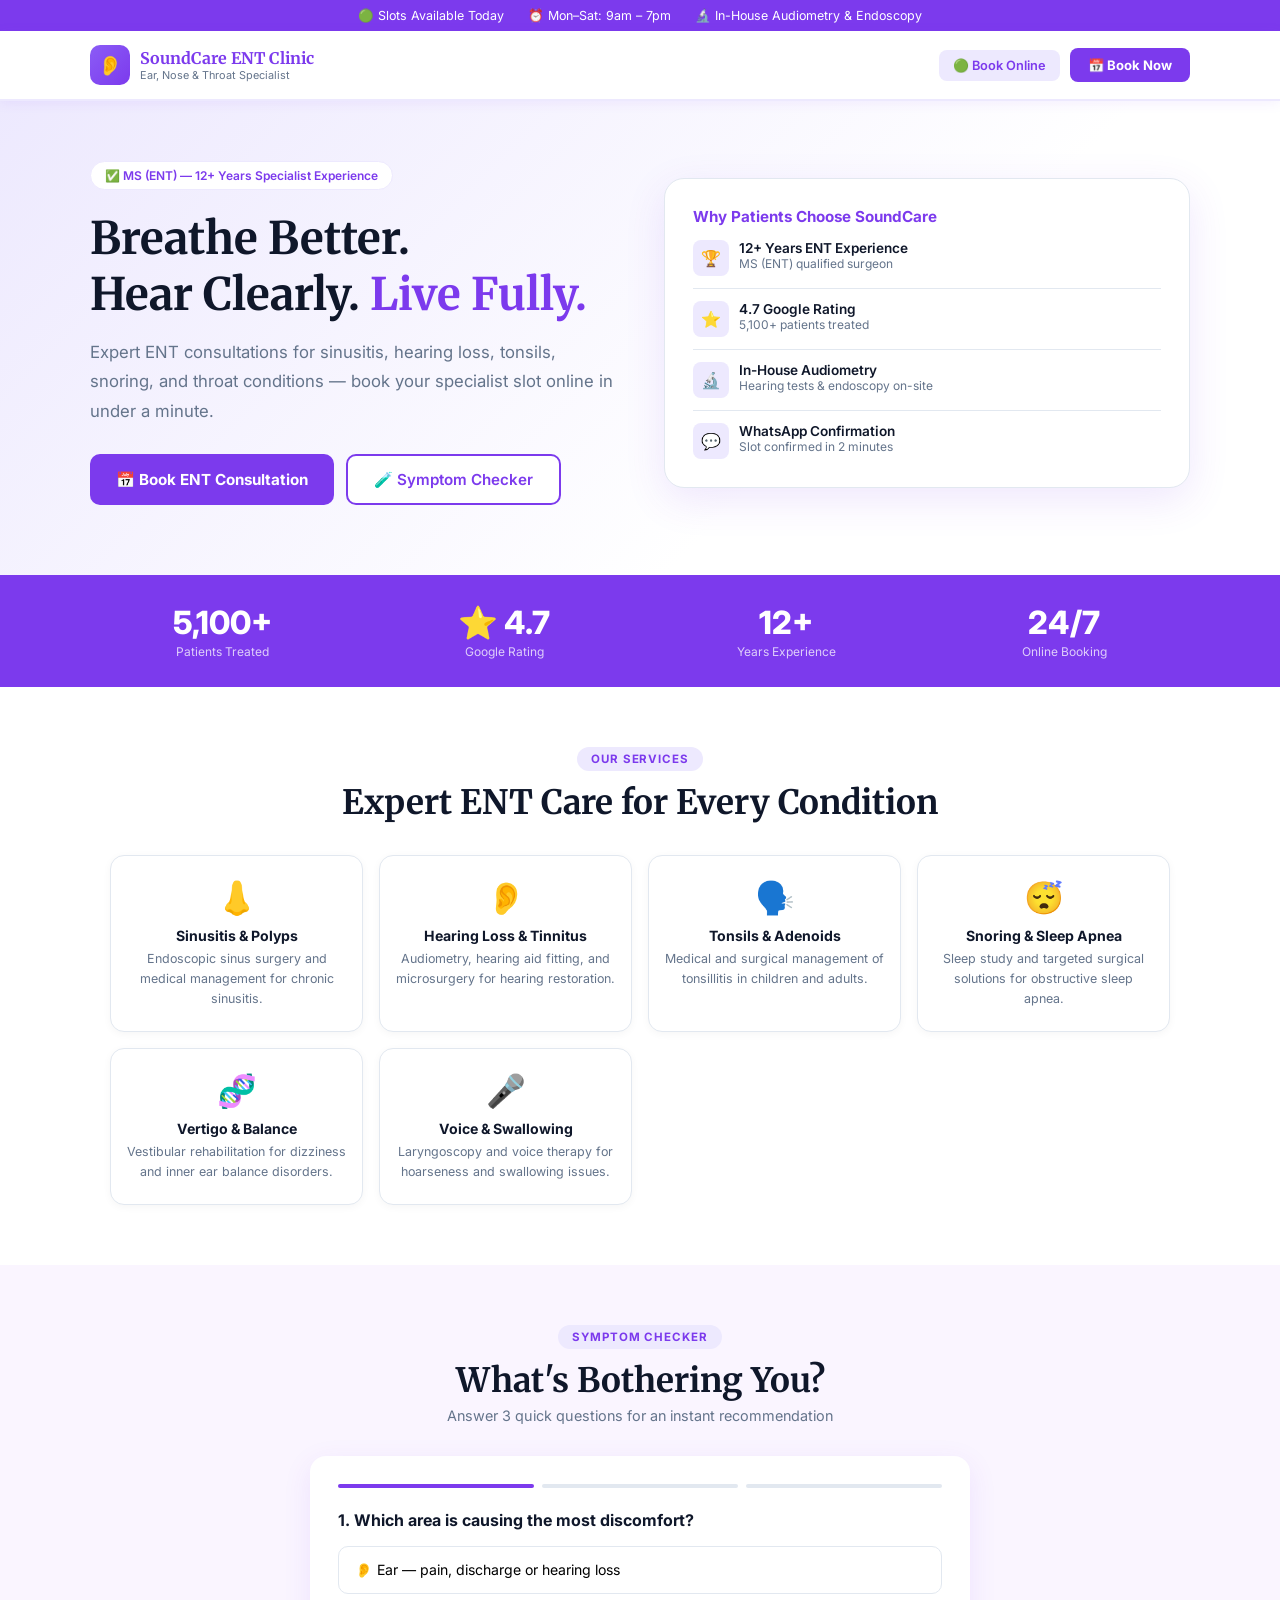
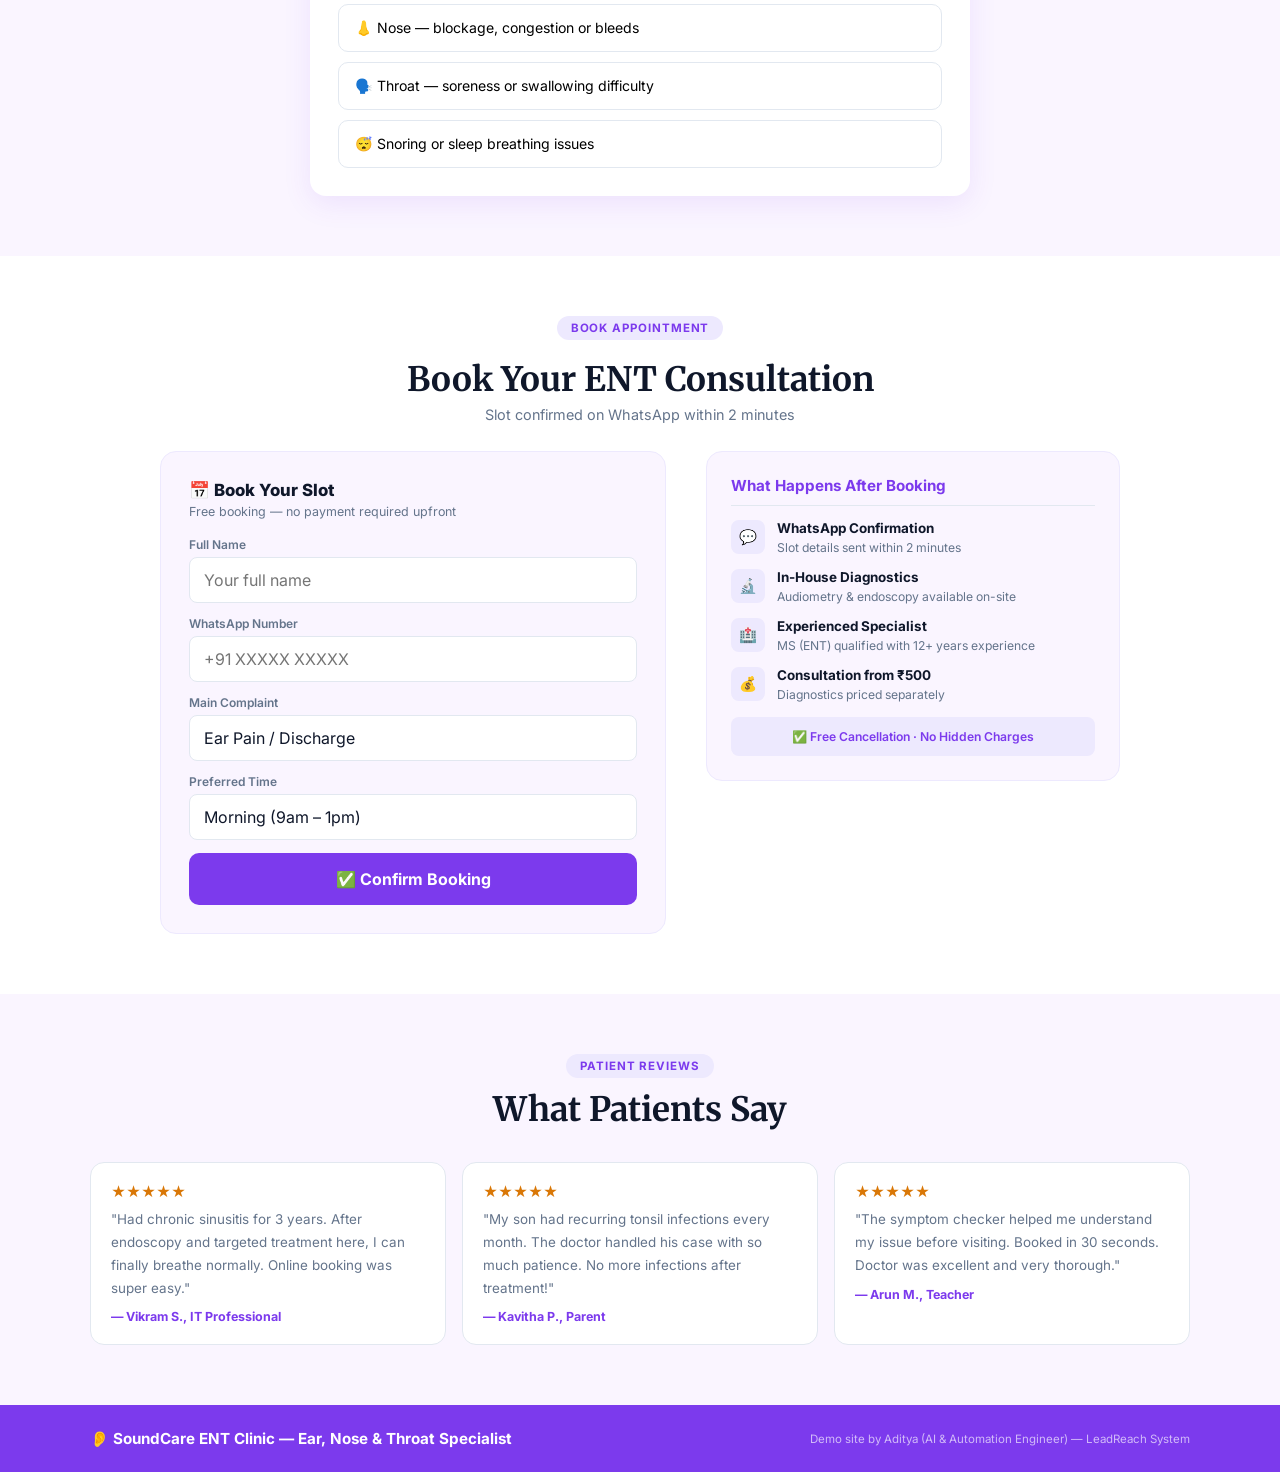
<file: lead-tracker/demo-sites/ent-clinic/index.html>
<!DOCTYPE html>
<html lang="en">
<head>
  <meta charset="UTF-8">
  <meta name="viewport" content="width=device-width, initial-scale=1.0, maximum-scale=5.0">
  <title>SoundCare ENT Clinic — Book ENT Consultation Online</title>
  <meta name="description" content="Expert ENT care for ear, nose and throat conditions. Online booking available. Hearing tests, sinus surgery, tonsil treatment.">
  <link href="https://fonts.googleapis.com/css2?family=Inter:wght@400;500;600;700;800&family=Merriweather:wght@700&display=swap" rel="stylesheet">
  <style>
    :root{--primary:#7c3aed;--primary-light:#ede9fe;--primary-mid:#8b5cf6;--accent:#6d28d9;--text:#0f172a;--muted:#64748b;--border:#e2e8f0;--bg:#faf5ff;--white:#ffffff;--warn:#d97706;}
    *{margin:0;padding:0;box-sizing:border-box;}
    html{scroll-behavior:smooth;}
    body{font-family:'Inter',sans-serif;background:var(--white);color:var(--text);overflow-x:hidden;}
    .topbar{background:var(--primary);color:#fff;padding:8px 20px;display:flex;justify-content:center;gap:24px;font-size:0.78rem;flex-wrap:wrap;}
    nav{background:var(--white);border-bottom:2px solid var(--primary-light);padding:14px 24px;position:sticky;top:0;z-index:100;box-shadow:0 2px 12px rgba(124,58,237,0.08);}
    .nav-inner{max-width:1100px;margin:0 auto;display:flex;justify-content:space-between;align-items:center;gap:16px;}
    .logo{display:flex;align-items:center;gap:10px;}
    .logo-mark{width:40px;height:40px;background:linear-gradient(135deg,var(--primary-mid),var(--primary));border-radius:10px;display:flex;align-items:center;justify-content:center;font-size:1.2rem;flex-shrink:0;}
    .logo-name{font-family:'Merriweather',serif;font-size:1rem;font-weight:700;color:var(--primary);}
    .logo-tag{font-size:0.68rem;color:var(--muted);}
    .nav-right{display:flex;align-items:center;gap:10px;}
    .nav-badge{background:var(--primary-light);color:var(--primary);padding:8px 14px;border-radius:8px;font-size:0.8rem;font-weight:600;white-space:nowrap;}
    .nav-book{background:var(--primary);color:#fff;padding:9px 18px;border-radius:8px;font-size:0.82rem;font-weight:700;border:none;cursor:pointer;font-family:inherit;touch-action:manipulation;}
    .hero{background:linear-gradient(135deg,var(--primary-light) 0%,#fff 65%);padding:60px 20px 70px;}
    .hero-inner{max-width:1100px;margin:0 auto;display:grid;grid-template-columns:1fr 1fr;gap:48px;align-items:center;}
    .hero-badge{display:inline-flex;align-items:center;gap:6px;background:#fff;border:1.5px solid var(--primary-light);color:var(--primary);padding:6px 14px;border-radius:20px;font-size:0.75rem;font-weight:600;margin-bottom:20px;}
    .hero h1{font-family:'Merriweather',serif;font-size:clamp(1.8rem,4vw,2.8rem);font-weight:700;line-height:1.25;margin-bottom:16px;}
    .hero h1 span{color:var(--primary);}
    .hero-sub{font-size:clamp(0.92rem,2vw,1.05rem);color:var(--muted);line-height:1.75;margin-bottom:28px;}
    .hero-actions{display:flex;gap:12px;flex-wrap:wrap;}
    .btn-primary{background:var(--primary);color:#fff;font-weight:700;font-size:0.95rem;padding:14px 26px;border-radius:10px;border:none;cursor:pointer;font-family:inherit;min-height:48px;touch-action:manipulation;}
    .btn-primary:hover{background:var(--accent);}
    .btn-outline{background:#fff;color:var(--primary);font-weight:600;font-size:0.95rem;padding:14px 26px;border-radius:10px;border:2px solid var(--primary);cursor:pointer;font-family:inherit;min-height:48px;touch-action:manipulation;}
    .btn-outline:hover{background:var(--primary-light);}
    .hero-card{background:#fff;border-radius:20px;padding:28px;box-shadow:0 12px 40px rgba(124,58,237,0.12);border:1px solid var(--border);}
    .hero-card-title{font-weight:700;color:var(--primary);margin-bottom:14px;font-size:0.95rem;}
    .trust-row{display:flex;align-items:flex-start;gap:10px;margin-bottom:12px;padding-bottom:12px;border-bottom:1px solid var(--border);}
    .trust-row:last-child{border-bottom:none;margin-bottom:0;padding-bottom:0;}
    .trust-icon{width:36px;height:36px;background:var(--primary-light);border-radius:8px;display:flex;align-items:center;justify-content:center;font-size:1rem;flex-shrink:0;}
    .trust-label{font-size:0.85rem;font-weight:600;}.trust-sub{font-size:0.75rem;color:var(--muted);}
    .stats-bar{background:var(--primary);padding:28px 20px;}
    .stats-inner{max-width:1100px;margin:0 auto;display:flex;justify-content:space-around;flex-wrap:wrap;gap:20px;}
    .stat{text-align:center;}.stat-val{font-size:clamp(1.5rem,4vw,2rem);font-weight:800;color:#fff;}.stat-lbl{font-size:0.75rem;color:rgba(255,255,255,0.75);margin-top:2px;}
    .section{padding:60px 20px;max-width:1100px;margin:0 auto;}
    .section-header{text-align:center;margin-bottom:32px;}
    .section-pill{display:inline-block;background:var(--primary-light);color:var(--primary);padding:5px 14px;border-radius:20px;font-size:0.72rem;font-weight:700;letter-spacing:0.08em;text-transform:uppercase;margin-bottom:10px;}
    .section-title{font-family:'Merriweather',serif;font-size:clamp(1.4rem,3.5vw,2.1rem);font-weight:700;}
    .section-sub{color:var(--muted);font-size:0.9rem;margin-top:6px;}
    .services-grid{display:grid;grid-template-columns:repeat(auto-fit,minmax(200px,1fr));gap:16px;}
    .svc-card{background:#fff;border:1.5px solid var(--border);border-radius:14px;padding:22px 16px;text-align:center;transition:all 0.2s;box-shadow:0 2px 8px rgba(0,0,0,0.04);}
    .svc-card:hover{border-color:var(--primary-mid);box-shadow:0 8px 24px rgba(124,58,237,0.1);transform:translateY(-3px);}
    .svc-icon{font-size:2rem;margin-bottom:10px;}.svc-name{font-size:0.88rem;font-weight:700;margin-bottom:5px;}.svc-desc{font-size:0.78rem;color:var(--muted);line-height:1.6;}
    /* Symptom Checker */
    .quiz-section{background:var(--bg);padding:60px 20px;}
    .quiz-inner{max-width:660px;margin:0 auto;}
    .quiz-card{background:#fff;border-radius:16px;padding:28px;box-shadow:0 8px 28px rgba(124,58,237,0.1);}
    .quiz-progress{display:flex;gap:8px;margin-bottom:20px;}
    .prog-dot{flex:1;height:4px;background:var(--border);border-radius:2px;transition:background 0.3s;}.prog-dot.done{background:var(--primary);}
    .quiz-step{display:none;}.quiz-step.active{display:block;}
    .quiz-q{font-size:1rem;font-weight:700;margin-bottom:14px;line-height:1.5;}
    .quiz-options{display:flex;flex-direction:column;gap:10px;}
    .quiz-opt{background:#fff;border:1.5px solid var(--border);border-radius:10px;padding:14px 16px;cursor:pointer;font-family:inherit;font-size:0.88rem;text-align:left;transition:all 0.15s;min-height:48px;display:flex;align-items:center;gap:8px;touch-action:manipulation;}
    .quiz-opt:hover,.quiz-opt:active{border-color:var(--primary);background:var(--primary-light);color:var(--primary);font-weight:600;}
    /* Booking */
    .booking-section{background:#fff;padding:60px 20px;}
    .booking-inner{max-width:960px;margin:0 auto;display:grid;grid-template-columns:1.1fr 0.9fr;gap:40px;align-items:start;}
    .booking-form-card{background:var(--bg);border-radius:16px;padding:28px;border:1.5px solid var(--primary-light);}
    .form-title{font-weight:800;font-size:1.05rem;margin-bottom:4px;}.form-sub{font-size:0.78rem;color:var(--muted);margin-bottom:18px;}
    .form-group{margin-bottom:13px;}.form-group label{font-size:0.75rem;color:var(--muted);font-weight:600;display:block;margin-bottom:5px;}
    .form-group input,.form-group select{width:100%;background:#fff;border:1.5px solid var(--border);border-radius:8px;padding:12px 14px;color:var(--text);font-family:inherit;font-size:16px;outline:none;-webkit-appearance:none;}
    .form-group input:focus,.form-group select:focus{border-color:var(--primary);box-shadow:0 0 0 3px rgba(124,58,237,0.08);}
    .btn-book{width:100%;background:var(--primary);color:#fff;font-weight:700;font-size:1rem;padding:15px;border-radius:10px;border:none;cursor:pointer;font-family:inherit;min-height:52px;touch-action:manipulation;}
    .btn-book:hover{background:var(--accent);}
    .booking-info-card{background:var(--bg);border-radius:16px;padding:24px;border:1.5px solid var(--primary-light);}
    .binfo-head{font-weight:700;color:var(--primary);font-size:0.95rem;margin-bottom:14px;padding-bottom:10px;border-bottom:1px solid var(--border);}
    .binfo-item{display:flex;gap:12px;align-items:flex-start;margin-bottom:13px;}
    .binfo-icon{width:34px;height:34px;background:var(--primary-light);border-radius:8px;display:flex;align-items:center;justify-content:center;font-size:0.9rem;flex-shrink:0;}
    .binfo-text strong{font-size:0.84rem;font-weight:700;display:block;}.binfo-text span{font-size:0.76rem;color:var(--muted);}
    .guarantee-box{background:var(--primary-light);border-radius:8px;padding:12px;margin-top:14px;text-align:center;font-size:0.76rem;color:var(--primary);font-weight:600;}
    .reviews-section{background:var(--bg);padding:60px 20px;}
    .reviews-inner{max-width:1100px;margin:0 auto;}
    .reviews-cards{display:grid;grid-template-columns:repeat(auto-fit,minmax(250px,1fr));gap:16px;margin-top:28px;}
    .review-card{background:#fff;border:1px solid var(--border);border-radius:14px;padding:20px;}
    .review-stars{color:var(--warn);margin-bottom:8px;font-size:0.9rem;}.review-text{font-size:0.84rem;color:var(--muted);line-height:1.7;margin-bottom:10px;}.review-author{font-size:0.78rem;font-weight:700;color:var(--primary);}
    footer{background:var(--primary);color:#fff;padding:24px 20px;}
    .footer-inner{max-width:1100px;margin:0 auto;display:flex;justify-content:space-between;align-items:center;flex-wrap:wrap;gap:12px;}
    .footer-brand{font-weight:700;font-size:0.95rem;}.footer-note{font-size:0.72rem;color:rgba(255,255,255,0.65);}
    .sticky-cta{display:none;position:fixed;bottom:0;left:0;right:0;background:#fff;padding:12px 16px 20px;border-top:2px solid var(--primary-light);z-index:90;box-shadow:0 -4px 16px rgba(0,0,0,0.08);}
    .sticky-cta button{width:100%;background:var(--primary);color:#fff;font-weight:700;font-size:1rem;padding:15px;border-radius:12px;border:none;cursor:pointer;font-family:inherit;min-height:52px;touch-action:manipulation;}
    .modal-overlay{display:none;position:fixed;inset:0;background:rgba(0,0,0,0.5);z-index:999;align-items:center;justify-content:center;padding:16px;}
    .modal-overlay.open{display:flex;}
    .modal-card{background:#fff;border-radius:16px;padding:36px 28px;max-width:400px;width:100%;text-align:center;}
    .modal-icon{font-size:3rem;margin-bottom:14px;}.modal-title{font-size:1.3rem;font-weight:800;margin-bottom:8px;}.modal-sub{color:var(--muted);font-size:0.9rem;line-height:1.6;margin-bottom:24px;}
    .btn-modal-close{background:var(--primary);color:#fff;padding:12px 32px;border-radius:10px;border:none;cursor:pointer;font-family:inherit;font-weight:700;min-height:44px;}
    @media(max-width:900px){.hero-inner{grid-template-columns:1fr;}.hero-card{display:none;}.booking-inner{grid-template-columns:1fr;gap:20px;}}
    @media(max-width:640px){
      .topbar{font-size:0.7rem;gap:10px;padding:7px 12px;}
      nav{padding:12px 16px;}.logo-tag{display:none;}.nav-badge{display:none;}
      .hero{padding:36px 16px 60px;}.hero-actions{flex-direction:column;}.btn-primary,.btn-outline{width:100%;text-align:center;}
      .section{padding:44px 16px;}.quiz-section{padding:44px 16px;}.booking-section{padding:44px 16px;}.reviews-section{padding:44px 16px;}
      .services-grid{grid-template-columns:1fr 1fr;gap:12px;}.svc-card{padding:16px 10px;}
      .booking-form-card{padding:18px 14px;}.booking-info-card{padding:18px 14px;}
      .quiz-card{padding:20px 14px;}
      .sticky-cta{display:block;}body{padding-bottom:84px;}
      footer{padding:18px 16px;}.footer-inner{flex-direction:column;text-align:center;}
    }
    @media(max-width:380px){.services-grid{grid-template-columns:1fr;}}
  </style>
</head>
<body>
<div class="topbar">
  <span>🟢 Slots Available Today</span>
  <span>⏰ Mon–Sat: 9am – 7pm</span>
  <span>🔬 In-House Audiometry & Endoscopy</span>
</div>
<nav>
  <div class="nav-inner">
    <div class="logo">
      <div class="logo-mark">👂</div>
      <div>
        <div class="logo-name">SoundCare ENT Clinic</div>
        <div class="logo-tag">Ear, Nose & Throat Specialist</div>
      </div>
    </div>
    <div class="nav-right">
      <div class="nav-badge">🟢 Book Online</div>
      <button class="nav-book" onclick="document.getElementById('book-section').scrollIntoView({behavior:'smooth'})">📅 Book Now</button>
    </div>
  </div>
</nav>
<div class="hero">
  <div class="hero-inner">
    <div>
      <div class="hero-badge">✅ MS (ENT) — 12+ Years Specialist Experience</div>
      <h1>Breathe Better.<br>Hear Clearly. <span>Live Fully.</span></h1>
      <p class="hero-sub">Expert ENT consultations for sinusitis, hearing loss, tonsils, snoring, and throat conditions — book your specialist slot online in under a minute.</p>
      <div class="hero-actions">
        <button class="btn-primary" onclick="document.getElementById('book-section').scrollIntoView({behavior:'smooth'})">📅 Book ENT Consultation</button>
        <button class="btn-outline" onclick="document.getElementById('quiz-section').scrollIntoView({behavior:'smooth'})">🧪 Symptom Checker</button>
      </div>
    </div>
    <div class="hero-card">
      <div class="hero-card-title">Why Patients Choose SoundCare</div>
      <div class="trust-row"><div class="trust-icon">🏆</div><div><div class="trust-label">12+ Years ENT Experience</div><div class="trust-sub">MS (ENT) qualified surgeon</div></div></div>
      <div class="trust-row"><div class="trust-icon">⭐</div><div><div class="trust-label">4.7 Google Rating</div><div class="trust-sub">5,100+ patients treated</div></div></div>
      <div class="trust-row"><div class="trust-icon">🔬</div><div><div class="trust-label">In-House Audiometry</div><div class="trust-sub">Hearing tests & endoscopy on-site</div></div></div>
      <div class="trust-row"><div class="trust-icon">💬</div><div><div class="trust-label">WhatsApp Confirmation</div><div class="trust-sub">Slot confirmed in 2 minutes</div></div></div>
    </div>
  </div>
</div>
<div class="stats-bar">
  <div class="stats-inner">
    <div class="stat"><div class="stat-val">5,100+</div><div class="stat-lbl">Patients Treated</div></div>
    <div class="stat"><div class="stat-val">⭐ 4.7</div><div class="stat-lbl">Google Rating</div></div>
    <div class="stat"><div class="stat-val">12+</div><div class="stat-lbl">Years Experience</div></div>
    <div class="stat"><div class="stat-val">24/7</div><div class="stat-lbl">Online Booking</div></div>
  </div>
</div>
<div class="section">
  <div class="section-header">
    <div class="section-pill">Our Services</div>
    <h2 class="section-title">Expert ENT Care for Every Condition</h2>
  </div>
  <div class="services-grid">
    <div class="svc-card"><div class="svc-icon">👃</div><div class="svc-name">Sinusitis & Polyps</div><div class="svc-desc">Endoscopic sinus surgery and medical management for chronic sinusitis.</div></div>
    <div class="svc-card"><div class="svc-icon">👂</div><div class="svc-name">Hearing Loss & Tinnitus</div><div class="svc-desc">Audiometry, hearing aid fitting, and microsurgery for hearing restoration.</div></div>
    <div class="svc-card"><div class="svc-icon">🗣️</div><div class="svc-name">Tonsils & Adenoids</div><div class="svc-desc">Medical and surgical management of tonsillitis in children and adults.</div></div>
    <div class="svc-card"><div class="svc-icon">😴</div><div class="svc-name">Snoring & Sleep Apnea</div><div class="svc-desc">Sleep study and targeted surgical solutions for obstructive sleep apnea.</div></div>
    <div class="svc-card"><div class="svc-icon">🧬</div><div class="svc-name">Vertigo & Balance</div><div class="svc-desc">Vestibular rehabilitation for dizziness and inner ear balance disorders.</div></div>
    <div class="svc-card"><div class="svc-icon">🎤</div><div class="svc-name">Voice & Swallowing</div><div class="svc-desc">Laryngoscopy and voice therapy for hoarseness and swallowing issues.</div></div>
  </div>
</div>
<div class="quiz-section" id="quiz-section">
  <div class="quiz-inner">
    <div class="section-header">
      <div class="section-pill">Symptom Checker</div>
      <h2 class="section-title">What's Bothering You?</h2>
      <p class="section-sub">Answer 3 quick questions for an instant recommendation</p>
    </div>
    <div class="quiz-card">
      <div class="quiz-progress">
        <div class="prog-dot done" id="d0"></div><div class="prog-dot" id="d1"></div><div class="prog-dot" id="d2"></div>
      </div>
      <div class="quiz-step active" id="qs0">
        <div class="quiz-q">1. Which area is causing the most discomfort?</div>
        <div class="quiz-options">
          <button class="quiz-opt" onclick="nextQ(1)">👂 Ear — pain, discharge or hearing loss</button>
          <button class="quiz-opt" onclick="nextQ(1)">👃 Nose — blockage, congestion or bleeds</button>
          <button class="quiz-opt" onclick="nextQ(1)">🗣️ Throat — soreness or swallowing difficulty</button>
          <button class="quiz-opt" onclick="nextQ(1)">😴 Snoring or sleep breathing issues</button>
        </div>
      </div>
      <div class="quiz-step" id="qs1">
        <div class="quiz-q">2. How long have you had these symptoms?</div>
        <div class="quiz-options">
          <button class="quiz-opt" onclick="nextQ(2)">Less than a week (acute)</button>
          <button class="quiz-opt" onclick="nextQ(2)">2–4 weeks</button>
          <button class="quiz-opt" onclick="nextQ(2)">More than a month (chronic)</button>
          <button class="quiz-opt" onclick="nextQ(2)">Recurring for years — need a permanent fix</button>
        </div>
      </div>
      <div class="quiz-step" id="qs2">
        <div class="quiz-q">3. Is this affecting your work or sleep?</div>
        <div class="quiz-options">
          <button class="quiz-opt" onclick="showENTResult()">Slightly — manageable for now</button>
          <button class="quiz-opt" onclick="showENTResult()">Yes — affecting concentration and sleep</button>
          <button class="quiz-opt" onclick="showENTResult()">Significantly — need urgent attention</button>
        </div>
      </div>
    </div>
  </div>
</div>
<div class="booking-section" id="book-section">
  <div style="max-width:960px;margin:0 auto 28px;text-align:center;">
    <div class="section-pill">Book Appointment</div>
    <h2 class="section-title" style="margin-top:8px;">Book Your ENT Consultation</h2>
    <p class="section-sub" style="margin:6px auto 0;">Slot confirmed on WhatsApp within 2 minutes</p>
  </div>
  <div class="booking-inner">
    <div class="booking-form-card">
      <div class="form-title">📅 Book Your Slot</div>
      <div class="form-sub">Free booking — no payment required upfront</div>
      <div class="form-group"><label>Full Name</label><input type="text" placeholder="Your full name" autocomplete="name"></div>
      <div class="form-group"><label>WhatsApp Number</label><input type="tel" placeholder="+91 XXXXX XXXXX" autocomplete="tel"></div>
      <div class="form-group"><label>Main Complaint</label>
        <select>
          <option>Ear Pain / Discharge</option><option>Hearing Loss / Tinnitus</option>
          <option>Nasal Blockage / Sinusitis</option><option>Tonsil / Throat Pain</option>
          <option>Snoring / Sleep Apnea</option><option>Vertigo / Dizziness</option>
          <option>Voice / Swallowing Issue</option>
        </select>
      </div>
      <div class="form-group"><label>Preferred Time</label>
        <select><option>Morning (9am – 1pm)</option><option>Evening (4pm – 7pm)</option><option>Weekend Slot</option></select>
      </div>
      <button class="btn-book" onclick="document.getElementById('success-modal').classList.add('open')">✅ Confirm Booking</button>
    </div>
    <div>
      <div class="booking-info-card">
        <div class="binfo-head">What Happens After Booking</div>
        <div class="binfo-item"><div class="binfo-icon">💬</div><div class="binfo-text"><strong>WhatsApp Confirmation</strong><span>Slot details sent within 2 minutes</span></div></div>
        <div class="binfo-item"><div class="binfo-icon">🔬</div><div class="binfo-text"><strong>In-House Diagnostics</strong><span>Audiometry & endoscopy available on-site</span></div></div>
        <div class="binfo-item"><div class="binfo-icon">🏥</div><div class="binfo-text"><strong>Experienced Specialist</strong><span>MS (ENT) qualified with 12+ years experience</span></div></div>
        <div class="binfo-item"><div class="binfo-icon">💰</div><div class="binfo-text"><strong>Consultation from ₹500</strong><span>Diagnostics priced separately</span></div></div>
        <div class="guarantee-box">✅ Free Cancellation · No Hidden Charges</div>
      </div>
    </div>
  </div>
</div>
<div class="reviews-section">
  <div class="reviews-inner">
    <div class="section-header">
      <div class="section-pill">Patient Reviews</div>
      <h2 class="section-title">What Patients Say</h2>
    </div>
    <div class="reviews-cards">
      <div class="review-card"><div class="review-stars">★★★★★</div><div class="review-text">"Had chronic sinusitis for 3 years. After endoscopy and targeted treatment here, I can finally breathe normally. Online booking was super easy."</div><div class="review-author">— Vikram S., IT Professional</div></div>
      <div class="review-card"><div class="review-stars">★★★★★</div><div class="review-text">"My son had recurring tonsil infections every month. The doctor handled his case with so much patience. No more infections after treatment!"</div><div class="review-author">— Kavitha P., Parent</div></div>
      <div class="review-card"><div class="review-stars">★★★★★</div><div class="review-text">"The symptom checker helped me understand my issue before visiting. Booked in 30 seconds. Doctor was excellent and very thorough."</div><div class="review-author">— Arun M., Teacher</div></div>
    </div>
  </div>
</div>
<footer>
  <div class="footer-inner">
    <div class="footer-brand">👂 SoundCare ENT Clinic — Ear, Nose & Throat Specialist</div>
    <div class="footer-note">Demo site by Aditya (AI & Automation Engineer) — LeadReach System</div>
  </div>
</footer>
<div class="sticky-cta">
  <button onclick="document.getElementById('book-section').scrollIntoView({behavior:'smooth'})">📅 Book ENT Consultation Now</button>
</div>
<div class="modal-overlay" id="success-modal">
  <div class="modal-card">
    <div class="modal-icon">✅</div>
    <div class="modal-title">Booking Confirmed!</div>
    <div class="modal-sub">WhatsApp confirmation with appointment details arriving within 2 minutes.</div>
    <button class="btn-modal-close" onclick="document.getElementById('success-modal').classList.remove('open')">Done</button>
  </div>
</div>
<script>
  let cQ=0;
  function nextQ(s){document.getElementById(`qs${cQ}`).classList.remove('active');document.getElementById(`d${s}`).classList.add('done');cQ=s;document.getElementById(`qs${s}`).classList.add('active');}
  function showENTResult(){document.getElementById('qs2').innerHTML=`<div style="text-align:center;padding:12px 0"><div style="font-size:2.5rem;margin-bottom:12px">👂</div><div style="font-size:1rem;font-weight:700;margin-bottom:10px">An ENT specialist consultation is recommended.</div><p style="color:#64748b;margin-bottom:20px;font-size:0.88rem;line-height:1.6">Don't delay — chronic ENT conditions can worsen over time. Book your slot today.</p><button class="btn-primary" onclick="document.getElementById('book-section').scrollIntoView({behavior:'smooth'})">📅 Book ENT Appointment</button></div>`;['d0','d1','d2'].forEach(id=>document.getElementById(id).classList.add('done'));}
</script>
</body>
</html>
</file>
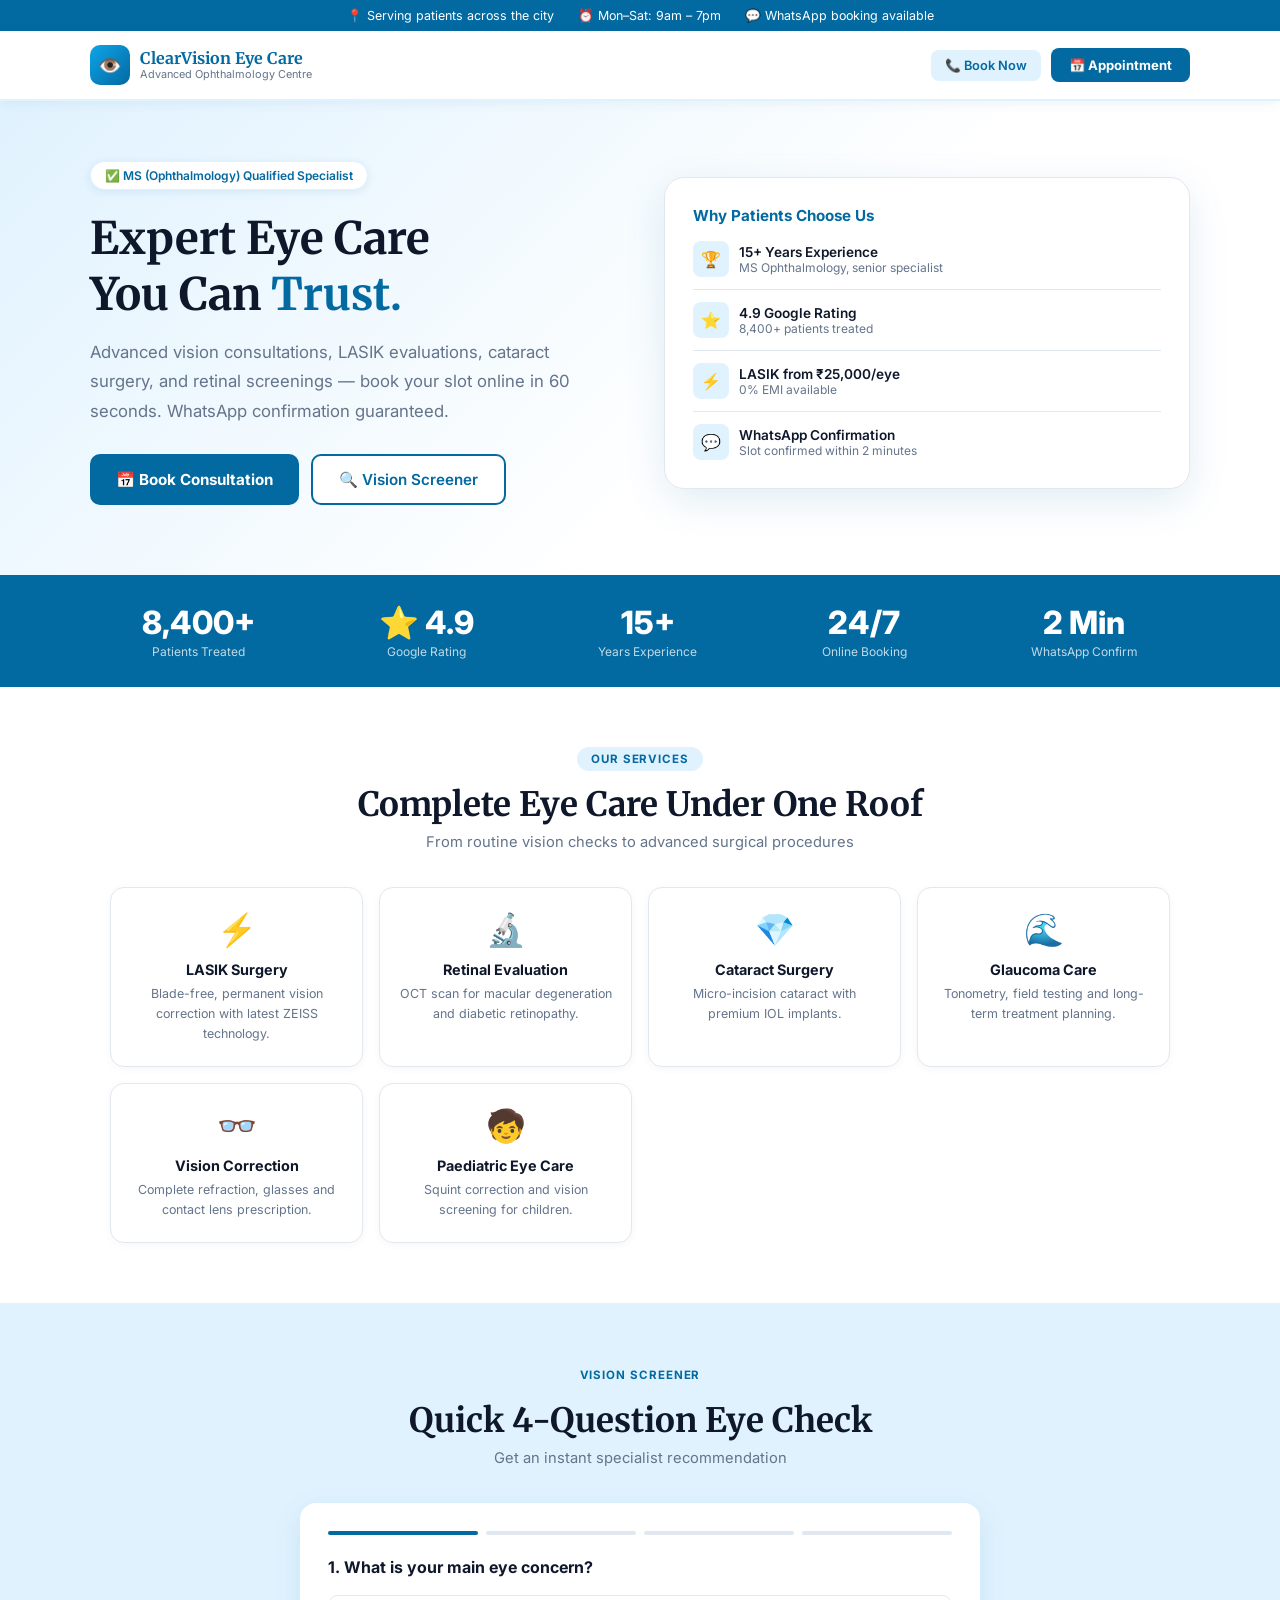
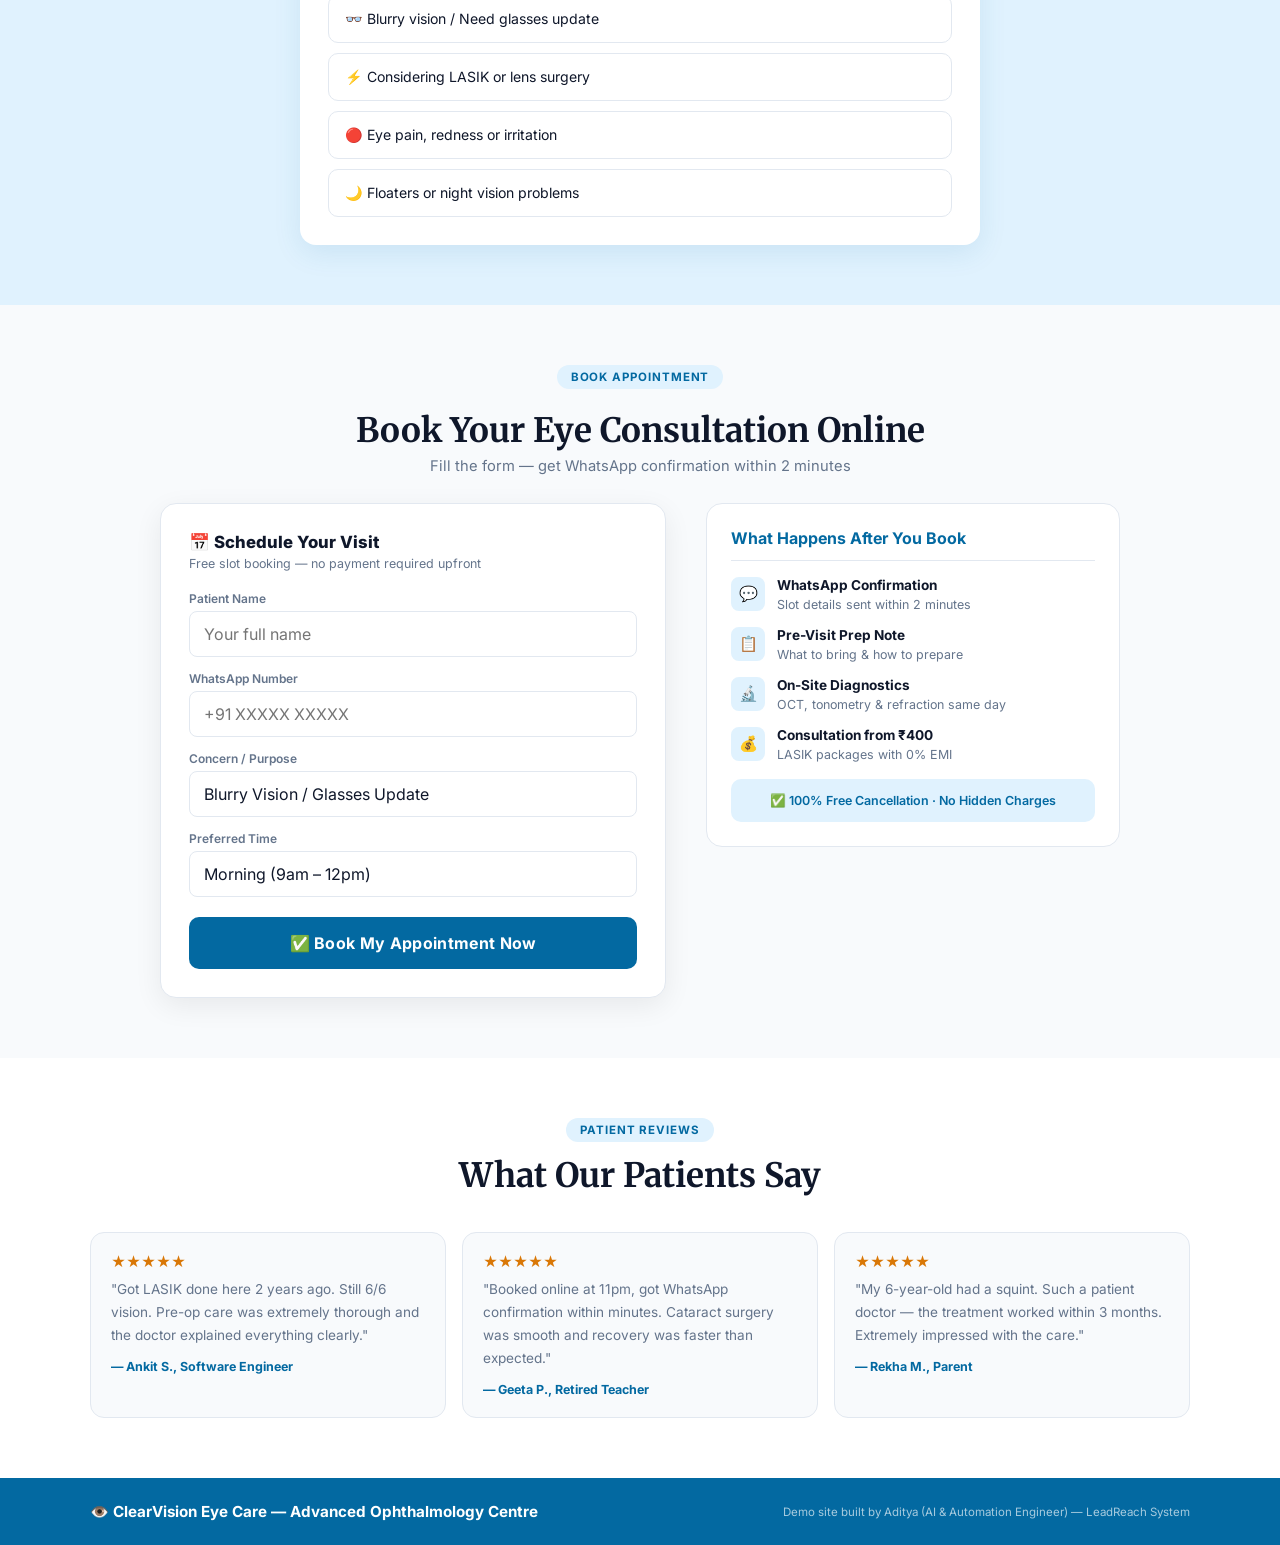
<file: lead-tracker/demo-sites/eye-clinic/index.html>
<!DOCTYPE html>
<html lang="en">
<head>
  <meta charset="UTF-8">
  <meta name="viewport" content="width=device-width, initial-scale=1.0, maximum-scale=5.0">
  <title>ClearVision Eye Care — Book Eye Consultation</title>
  <meta name="description" content="Expert eye care — LASIK, retinal screenings, cataract surgery. Book your specialist appointment online instantly.">
  <link href="https://fonts.googleapis.com/css2?family=Inter:wght@400;500;600;700;800&family=Merriweather:wght@700&display=swap" rel="stylesheet">
  <style>
    :root{--primary:#0369a1;--primary-light:#e0f2fe;--primary-mid:#0ea5e9;--accent:#0284c7;--text:#0f172a;--muted:#64748b;--border:#e2e8f0;--bg:#f8fafc;--white:#ffffff;--success:#059669;--warn:#d97706;}
    *{margin:0;padding:0;box-sizing:border-box;}
    html{scroll-behavior:smooth;}
    body{font-family:'Inter',sans-serif;background:var(--white);color:var(--text);overflow-x:hidden;}

    /* ── TOP BAR ── */
    .topbar{background:var(--primary);color:#fff;padding:8px 20px;display:flex;justify-content:center;gap:24px;font-size:0.78rem;flex-wrap:wrap;}
    .topbar span{display:flex;align-items:center;gap:5px;}

    /* ── NAV ── */
    nav{background:var(--white);border-bottom:2px solid var(--primary-light);padding:14px 24px;position:sticky;top:0;z-index:100;box-shadow:0 2px 12px rgba(3,105,161,0.08);}
    .nav-inner{max-width:1100px;margin:0 auto;display:flex;justify-content:space-between;align-items:center;gap:16px;}
    .logo{display:flex;align-items:center;gap:10px;}
    .logo-mark{width:40px;height:40px;background:linear-gradient(135deg,var(--primary-mid),var(--primary));border-radius:10px;display:flex;align-items:center;justify-content:center;font-size:1.2rem;flex-shrink:0;}
    .logo-text{line-height:1.2;}
    .logo-name{font-family:'Merriweather',serif;font-size:1rem;font-weight:700;color:var(--primary);}
    .logo-tag{font-size:0.68rem;color:var(--muted);}
    .nav-right{display:flex;align-items:center;gap:10px;}
    .nav-phone{background:var(--primary-light);color:var(--primary);padding:8px 14px;border-radius:8px;font-size:0.8rem;font-weight:600;white-space:nowrap;}
    .nav-book{background:var(--primary);color:#fff;padding:9px 18px;border-radius:8px;font-size:0.82rem;font-weight:700;border:none;cursor:pointer;font-family:inherit;white-space:nowrap;touch-action:manipulation;}

    /* ── HERO ── */
    .hero{background:linear-gradient(135deg,var(--primary-light) 0%,#fff 60%);padding:60px 20px 70px;}
    .hero-inner{max-width:1100px;margin:0 auto;display:grid;grid-template-columns:1fr 1fr;gap:48px;align-items:center;}
    .hero-badge{display:inline-flex;align-items:center;gap:6px;background:#fff;border:1.5px solid var(--primary-light);color:var(--primary);padding:6px 14px;border-radius:20px;font-size:0.75rem;font-weight:600;margin-bottom:20px;box-shadow:0 2px 8px rgba(3,105,161,0.1);}
    .hero h1{font-family:'Merriweather',serif;font-size:clamp(1.8rem,4vw,2.8rem);font-weight:700;color:var(--text);line-height:1.25;margin-bottom:16px;}
    .hero h1 span{color:var(--primary);}
    .hero-sub{font-size:clamp(0.92rem,2vw,1.05rem);color:var(--muted);line-height:1.75;margin-bottom:28px;}
    .hero-actions{display:flex;gap:12px;flex-wrap:wrap;}
    .btn-primary{background:var(--primary);color:#fff;font-weight:700;font-size:0.95rem;padding:14px 26px;border-radius:10px;border:none;cursor:pointer;font-family:inherit;transition:background 0.2s,transform 0.15s;min-height:48px;touch-action:manipulation;}
    .btn-primary:hover{background:var(--accent);transform:translateY(-1px);}
    .btn-outline{background:#fff;color:var(--primary);font-weight:600;font-size:0.95rem;padding:14px 26px;border-radius:10px;border:2px solid var(--primary);cursor:pointer;font-family:inherit;min-height:48px;touch-action:manipulation;}
    .btn-outline:hover{background:var(--primary-light);}
    .hero-card{background:#fff;border-radius:20px;padding:28px;box-shadow:0 12px 40px rgba(3,105,161,0.12);border:1px solid var(--border);}
    .hero-card-title{font-weight:700;color:var(--primary);margin-bottom:16px;font-size:0.95rem;}
    .trust-row{display:flex;align-items:center;gap:10px;margin-bottom:12px;padding-bottom:12px;border-bottom:1px solid var(--border);}
    .trust-row:last-child{margin-bottom:0;padding-bottom:0;border-bottom:none;}
    .trust-icon{width:36px;height:36px;background:var(--primary-light);border-radius:8px;display:flex;align-items:center;justify-content:center;font-size:1rem;flex-shrink:0;}
    .trust-label{font-size:0.85rem;font-weight:600;color:var(--text);}
    .trust-sub{font-size:0.75rem;color:var(--muted);}

    /* ── STATS ── */
    .stats-bar{background:var(--primary);padding:28px 20px;}
    .stats-inner{max-width:1100px;margin:0 auto;display:flex;justify-content:space-around;flex-wrap:wrap;gap:20px;}
    .stat{text-align:center;}
    .stat-val{font-size:clamp(1.5rem,4vw,2rem);font-weight:800;color:#fff;}
    .stat-lbl{font-size:0.75rem;color:rgba(255,255,255,0.75);margin-top:2px;}

    /* ── SERVICES ── */
    .section{padding:60px 20px;max-width:1100px;margin:0 auto;}
    .section-header{text-align:center;margin-bottom:36px;}
    .section-pill{display:inline-block;background:var(--primary-light);color:var(--primary);padding:5px 14px;border-radius:20px;font-size:0.72rem;font-weight:700;letter-spacing:0.08em;text-transform:uppercase;margin-bottom:12px;}
    .section-title{font-family:'Merriweather',serif;font-size:clamp(1.4rem,3.5vw,2.1rem);font-weight:700;color:var(--text);}
    .section-sub{color:var(--muted);font-size:0.92rem;margin-top:8px;}
    .services-grid{display:grid;grid-template-columns:repeat(auto-fit,minmax(210px,1fr));gap:16px;}
    .svc-card{background:#fff;border:1.5px solid var(--border);border-radius:14px;padding:22px 18px;transition:all 0.2s;text-align:center;box-shadow:0 2px 8px rgba(0,0,0,0.04);}
    .svc-card:hover{border-color:var(--primary-mid);box-shadow:0 8px 24px rgba(3,105,161,0.1);transform:translateY(-3px);}
    .svc-icon{font-size:2rem;margin-bottom:12px;}
    .svc-name{font-size:0.9rem;font-weight:700;color:var(--text);margin-bottom:6px;}
    .svc-desc{font-size:0.78rem;color:var(--muted);line-height:1.6;}

    /* ── QUIZ ── */
    .quiz-section{background:var(--primary-light);padding:60px 20px;}
    .quiz-inner{max-width:680px;margin:0 auto;}
    .quiz-card{background:#fff;border-radius:16px;padding:28px;box-shadow:0 8px 28px rgba(3,105,161,0.1);}
    .quiz-progress{display:flex;gap:8px;margin-bottom:20px;}
    .prog-dot{flex:1;height:4px;background:var(--border);border-radius:2px;transition:background 0.3s;}
    .prog-dot.done{background:var(--primary);}
    .quiz-step{display:none;} .quiz-step.active{display:block;}
    .quiz-q{font-size:1rem;font-weight:700;color:var(--text);margin-bottom:16px;line-height:1.5;}
    .quiz-options{display:flex;flex-direction:column;gap:10px;}
    .quiz-opt{background:#fff;border:1.5px solid var(--border);border-radius:10px;padding:14px 16px;cursor:pointer;font-family:inherit;font-size:0.88rem;color:var(--text);text-align:left;transition:all 0.15s;min-height:48px;display:flex;align-items:center;gap:10px;touch-action:manipulation;}
    .quiz-opt:hover,.quiz-opt:active{border-color:var(--primary);background:var(--primary-light);color:var(--primary);font-weight:600;}

    /* ── BOOKING ── */
    .booking-section{background:var(--bg);padding:60px 20px;}
    .booking-inner{max-width:960px;margin:0 auto;display:grid;grid-template-columns:1.1fr 0.9fr;gap:40px;align-items:start;}
    .booking-form-card{background:#fff;border-radius:16px;padding:28px;box-shadow:0 8px 28px rgba(0,0,0,0.07);border:1px solid var(--border);}
    .form-title{font-weight:800;font-size:1.05rem;color:var(--text);margin-bottom:4px;}
    .form-sub{font-size:0.78rem;color:var(--muted);margin-bottom:20px;}
    .form-group{margin-bottom:14px;}
    .form-group label{font-size:0.75rem;color:var(--muted);font-weight:600;display:block;margin-bottom:5px;}
    .form-group input,.form-group select{width:100%;background:#fff;border:1.5px solid var(--border);border-radius:8px;padding:12px 14px;color:var(--text);font-family:inherit;font-size:16px;outline:none;transition:border-color 0.2s;-webkit-appearance:none;}
    .form-group input:focus,.form-group select:focus{border-color:var(--primary);box-shadow:0 0 0 3px rgba(3,105,161,0.08);}
    .btn-book{width:100%;background:var(--primary);color:#fff;font-weight:700;font-size:1rem;padding:15px;border-radius:10px;border:none;cursor:pointer;font-family:inherit;margin-top:6px;min-height:52px;touch-action:manipulation;letter-spacing:0.02em;}
    .btn-book:hover{background:var(--accent);}
    .booking-info-card{background:#fff;border-radius:16px;padding:24px;border:1px solid var(--border);}
    .binfo-head{font-weight:700;color:var(--primary);font-size:1rem;margin-bottom:16px;padding-bottom:12px;border-bottom:1px solid var(--border);}
    .binfo-item{display:flex;gap:12px;align-items:flex-start;margin-bottom:14px;}
    .binfo-icon{width:34px;height:34px;background:var(--primary-light);border-radius:8px;display:flex;align-items:center;justify-content:center;font-size:0.95rem;flex-shrink:0;}
    .binfo-text strong{font-size:0.85rem;font-weight:700;display:block;color:var(--text);}
    .binfo-text span{font-size:0.78rem;color:var(--muted);}
    .guarantee-box{background:var(--primary-light);border-radius:10px;padding:14px;margin-top:16px;text-align:center;font-size:0.78rem;color:var(--primary);font-weight:600;}

    /* ── REVIEWS ── */
    .reviews-section{background:#fff;padding:60px 20px;}
    .reviews-grid{max-width:1100px;margin:0 auto;}
    .reviews-cards{display:grid;grid-template-columns:repeat(auto-fit,minmax(260px,1fr));gap:16px;margin-top:28px;}
    .review-card{background:var(--bg);border:1px solid var(--border);border-radius:14px;padding:20px;}
    .review-stars{color:var(--warn);font-size:0.9rem;margin-bottom:8px;}
    .review-text{font-size:0.85rem;color:var(--muted);line-height:1.7;margin-bottom:12px;}
    .review-author{font-size:0.78rem;font-weight:700;color:var(--primary);}

    /* ── FOOTER ── */
    footer{background:var(--primary);color:#fff;padding:24px 20px;}
    .footer-inner{max-width:1100px;margin:0 auto;display:flex;justify-content:space-between;align-items:center;flex-wrap:wrap;gap:12px;}
    .footer-brand{font-weight:700;font-size:0.95rem;}
    .footer-note{font-size:0.72rem;color:rgba(255,255,255,0.65);}

    /* ── STICKY CTA (mobile) ── */
    .sticky-cta{display:none;position:fixed;bottom:0;left:0;right:0;background:#fff;padding:12px 16px 20px;border-top:2px solid var(--primary-light);z-index:90;box-shadow:0 -4px 16px rgba(0,0,0,0.08);}
    .sticky-cta button{width:100%;background:var(--primary);color:#fff;font-weight:700;font-size:1rem;padding:15px;border-radius:12px;border:none;cursor:pointer;font-family:inherit;min-height:52px;touch-action:manipulation;}

    /* ── MODAL ── */
    .modal-overlay{display:none;position:fixed;inset:0;background:rgba(0,0,0,0.5);z-index:999;align-items:center;justify-content:center;padding:16px;}
    .modal-overlay.open{display:flex;}
    .modal-card{background:#fff;border-radius:16px;padding:36px 28px;max-width:400px;width:100%;text-align:center;box-shadow:0 20px 60px rgba(0,0,0,0.2);}
    .modal-icon{font-size:3rem;margin-bottom:14px;}
    .modal-title{font-size:1.3rem;font-weight:800;color:var(--text);margin-bottom:8px;}
    .modal-sub{color:var(--muted);font-size:0.9rem;line-height:1.6;margin-bottom:24px;}
    .btn-modal-close{background:var(--primary);color:#fff;padding:12px 32px;border-radius:10px;border:none;cursor:pointer;font-family:inherit;font-weight:700;font-size:0.95rem;min-height:44px;}

    /* ── TABLET ── */
    @media(max-width:900px){
      .hero-inner{grid-template-columns:1fr;}
      .hero-card{display:none;}
      .booking-inner{grid-template-columns:1fr;gap:20px;}
      .booking-info-card{order:2;}
    }
    /* ── MOBILE ── */
    @media(max-width:640px){
      .topbar{gap:12px;font-size:0.72rem;padding:7px 16px;}
      nav{padding:12px 16px;}
      .logo-name{font-size:0.9rem;}
      .logo-tag{display:none;}
      .nav-phone{display:none;}
      .hero{padding:40px 16px 60px;}
      .hero-badge{font-size:0.7rem;}
      .hero-actions{flex-direction:column;}
      .btn-primary,.btn-outline{width:100%;text-align:center;}
      .stats-inner{gap:16px;}
      .section{padding:44px 16px;}
      .services-grid{grid-template-columns:1fr 1fr;gap:12px;}
      .svc-card{padding:16px 12px;}
      .svc-icon{font-size:1.6rem;}
      .svc-name{font-size:0.82rem;}
      .quiz-section{padding:44px 16px;}
      .quiz-card{padding:20px 16px;}
      .quiz-q{font-size:0.92rem;}
      .booking-section{padding:44px 16px;}
      .booking-form-card{padding:20px 16px;}
      .reviews-section{padding:44px 16px;}
      .sticky-cta{display:block;}
      body{padding-bottom:84px;}
      footer{padding:20px 16px;}
      .footer-inner{flex-direction:column;text-align:center;}
    }
    @media(max-width:380px){
      .services-grid{grid-template-columns:1fr;}
    }
  </style>
</head>
<body>

<div class="topbar">
  <span>📍 Serving patients across the city</span>
  <span>⏰ Mon–Sat: 9am – 7pm</span>
  <span>💬 WhatsApp booking available</span>
</div>

<nav>
  <div class="nav-inner">
    <div class="logo">
      <div class="logo-mark">👁️</div>
      <div class="logo-text">
        <div class="logo-name">ClearVision Eye Care</div>
        <div class="logo-tag">Advanced Ophthalmology Centre</div>
      </div>
    </div>
    <div class="nav-right">
      <div class="nav-phone">📞 Book Now</div>
      <button class="nav-book" onclick="document.getElementById('book-section').scrollIntoView({behavior:'smooth'})">📅 Appointment</button>
    </div>
  </div>
</nav>

<div class="hero">
  <div class="hero-inner">
    <div>
      <div class="hero-badge">✅ MS (Ophthalmology) Qualified Specialist</div>
      <h1>Expert Eye Care<br>You Can <span>Trust.</span></h1>
      <p class="hero-sub">Advanced vision consultations, LASIK evaluations, cataract surgery, and retinal screenings — book your slot online in 60 seconds. WhatsApp confirmation guaranteed.</p>
      <div class="hero-actions">
        <button class="btn-primary" onclick="document.getElementById('book-section').scrollIntoView({behavior:'smooth'})">📅 Book Consultation</button>
        <button class="btn-outline" onclick="document.getElementById('quiz-section').scrollIntoView({behavior:'smooth'})">🔍 Vision Screener</button>
      </div>
    </div>
    <div class="hero-card">
      <div class="hero-card-title">Why Patients Choose Us</div>
      <div class="trust-row"><div class="trust-icon">🏆</div><div><div class="trust-label">15+ Years Experience</div><div class="trust-sub">MS Ophthalmology, senior specialist</div></div></div>
      <div class="trust-row"><div class="trust-icon">⭐</div><div><div class="trust-label">4.9 Google Rating</div><div class="trust-sub">8,400+ patients treated</div></div></div>
      <div class="trust-row"><div class="trust-icon">⚡</div><div><div class="trust-label">LASIK from ₹25,000/eye</div><div class="trust-sub">0% EMI available</div></div></div>
      <div class="trust-row"><div class="trust-icon">💬</div><div><div class="trust-label">WhatsApp Confirmation</div><div class="trust-sub">Slot confirmed within 2 minutes</div></div></div>
    </div>
  </div>
</div>

<div class="stats-bar">
  <div class="stats-inner">
    <div class="stat"><div class="stat-val">8,400+</div><div class="stat-lbl">Patients Treated</div></div>
    <div class="stat"><div class="stat-val">⭐ 4.9</div><div class="stat-lbl">Google Rating</div></div>
    <div class="stat"><div class="stat-val">15+</div><div class="stat-lbl">Years Experience</div></div>
    <div class="stat"><div class="stat-val">24/7</div><div class="stat-lbl">Online Booking</div></div>
    <div class="stat"><div class="stat-val">2 Min</div><div class="stat-lbl">WhatsApp Confirm</div></div>
  </div>
</div>

<div class="section">
  <div class="section-header">
    <div class="section-pill">Our Services</div>
    <h2 class="section-title">Complete Eye Care Under One Roof</h2>
    <p class="section-sub">From routine vision checks to advanced surgical procedures</p>
  </div>
  <div class="services-grid">
    <div class="svc-card"><div class="svc-icon">⚡</div><div class="svc-name">LASIK Surgery</div><div class="svc-desc">Blade-free, permanent vision correction with latest ZEISS technology.</div></div>
    <div class="svc-card"><div class="svc-icon">🔬</div><div class="svc-name">Retinal Evaluation</div><div class="svc-desc">OCT scan for macular degeneration and diabetic retinopathy.</div></div>
    <div class="svc-card"><div class="svc-icon">💎</div><div class="svc-name">Cataract Surgery</div><div class="svc-desc">Micro-incision cataract with premium IOL implants.</div></div>
    <div class="svc-card"><div class="svc-icon">🌊</div><div class="svc-name">Glaucoma Care</div><div class="svc-desc">Tonometry, field testing and long-term treatment planning.</div></div>
    <div class="svc-card"><div class="svc-icon">👓</div><div class="svc-name">Vision Correction</div><div class="svc-desc">Complete refraction, glasses and contact lens prescription.</div></div>
    <div class="svc-card"><div class="svc-icon">🧒</div><div class="svc-name">Paediatric Eye Care</div><div class="svc-desc">Squint correction and vision screening for children.</div></div>
  </div>
</div>

<div class="quiz-section" id="quiz-section">
  <div class="quiz-inner">
    <div class="section-header">
      <div class="section-pill">Vision Screener</div>
      <h2 class="section-title">Quick 4-Question Eye Check</h2>
      <p class="section-sub">Get an instant specialist recommendation</p>
    </div>
    <div class="quiz-card">
      <div class="quiz-progress">
        <div class="prog-dot done" id="d0"></div>
        <div class="prog-dot" id="d1"></div>
        <div class="prog-dot" id="d2"></div>
        <div class="prog-dot" id="d3"></div>
      </div>
      <div class="quiz-step active" id="qs0">
        <div class="quiz-q">1. What is your main eye concern?</div>
        <div class="quiz-options">
          <button class="quiz-opt" onclick="nextQ(1)">👓 Blurry vision / Need glasses update</button>
          <button class="quiz-opt" onclick="nextQ(1)">⚡ Considering LASIK or lens surgery</button>
          <button class="quiz-opt" onclick="nextQ(1)">🔴 Eye pain, redness or irritation</button>
          <button class="quiz-opt" onclick="nextQ(1)">🌙 Floaters or night vision problems</button>
        </div>
      </div>
      <div class="quiz-step" id="qs1">
        <div class="quiz-q">2. When was your last eye checkup?</div>
        <div class="quiz-options">
          <button class="quiz-opt" onclick="nextQ(2)">Never — this is my first time</button>
          <button class="quiz-opt" onclick="nextQ(2)">Within the last 12 months</button>
          <button class="quiz-opt" onclick="nextQ(2)">1–3 years ago</button>
          <button class="quiz-opt" onclick="nextQ(2)">More than 3 years ago</button>
        </div>
      </div>
      <div class="quiz-step" id="qs2">
        <div class="quiz-q">3. How many hours per day do you spend on screens?</div>
        <div class="quiz-options">
          <button class="quiz-opt" onclick="nextQ(3)">📱 6+ hours (heavy screen user)</button>
          <button class="quiz-opt" onclick="nextQ(3)">💻 3–6 hours</button>
          <button class="quiz-opt" onclick="nextQ(3)">🌿 Under 3 hours</button>
        </div>
      </div>
      <div class="quiz-step" id="qs3">
        <div class="quiz-q">4. Any family history of glaucoma or retinal disease?</div>
        <div class="quiz-options">
          <button class="quiz-opt" onclick="showResult()">Yes — family history present</button>
          <button class="quiz-opt" onclick="showResult()">No — not that I know of</button>
          <button class="quiz-opt" onclick="showResult()">Unsure</button>
        </div>
      </div>
    </div>
  </div>
</div>

<div class="booking-section" id="book-section">
  <div style="max-width:1100px;margin:0 auto 28px;text-align:center;">
    <div class="section-pill">Book Appointment</div>
    <h2 class="section-title" style="margin-top:8px;">Book Your Eye Consultation Online</h2>
    <p class="section-sub" style="margin:6px auto 0;max-width:440px;">Fill the form — get WhatsApp confirmation within 2 minutes</p>
  </div>
  <div class="booking-inner">
    <div class="booking-form-card">
      <div class="form-title">📅 Schedule Your Visit</div>
      <div class="form-sub">Free slot booking — no payment required upfront</div>
      <div class="form-group"><label>Patient Name</label><input type="text" placeholder="Your full name" autocomplete="name"></div>
      <div class="form-group"><label>WhatsApp Number</label><input type="tel" placeholder="+91 XXXXX XXXXX" autocomplete="tel"></div>
      <div class="form-group"><label>Concern / Purpose</label>
        <select>
          <option>Blurry Vision / Glasses Update</option>
          <option>LASIK Consultation</option>
          <option>Cataract Evaluation</option>
          <option>Retinal Check</option>
          <option>Glaucoma Screening</option>
          <option>Child Eye Exam</option>
          <option>Eye Pain / Infection</option>
          <option>Routine Annual Checkup</option>
        </select>
      </div>
      <div class="form-group"><label>Preferred Time</label>
        <select>
          <option>Morning (9am – 12pm)</option>
          <option>Afternoon (12pm – 4pm)</option>
          <option>Evening (4pm – 7pm)</option>
          <option>Weekend Slot</option>
        </select>
      </div>
      <button class="btn-book" onclick="document.getElementById('success-modal').classList.add('open')">✅ Book My Appointment Now</button>
    </div>
    <div>
      <div class="booking-info-card">
        <div class="binfo-head">What Happens After You Book</div>
        <div class="binfo-item"><div class="binfo-icon">💬</div><div class="binfo-text"><strong>WhatsApp Confirmation</strong><span>Slot details sent within 2 minutes</span></div></div>
        <div class="binfo-item"><div class="binfo-icon">📋</div><div class="binfo-text"><strong>Pre-Visit Prep Note</strong><span>What to bring & how to prepare</span></div></div>
        <div class="binfo-item"><div class="binfo-icon">🔬</div><div class="binfo-text"><strong>On-Site Diagnostics</strong><span>OCT, tonometry & refraction same day</span></div></div>
        <div class="binfo-item"><div class="binfo-icon">💰</div><div class="binfo-text"><strong>Consultation from ₹400</strong><span>LASIK packages with 0% EMI</span></div></div>
        <div class="guarantee-box">✅ 100% Free Cancellation · No Hidden Charges</div>
      </div>
    </div>
  </div>
</div>

<div class="reviews-section">
  <div class="reviews-grid">
    <div class="section-header">
      <div class="section-pill">Patient Reviews</div>
      <h2 class="section-title">What Our Patients Say</h2>
    </div>
    <div class="reviews-cards">
      <div class="review-card"><div class="review-stars">★★★★★</div><div class="review-text">"Got LASIK done here 2 years ago. Still 6/6 vision. Pre-op care was extremely thorough and the doctor explained everything clearly."</div><div class="review-author">— Ankit S., Software Engineer</div></div>
      <div class="review-card"><div class="review-stars">★★★★★</div><div class="review-text">"Booked online at 11pm, got WhatsApp confirmation within minutes. Cataract surgery was smooth and recovery was faster than expected."</div><div class="review-author">— Geeta P., Retired Teacher</div></div>
      <div class="review-card"><div class="review-stars">★★★★★</div><div class="review-text">"My 6-year-old had a squint. Such a patient doctor — the treatment worked within 3 months. Extremely impressed with the care."</div><div class="review-author">— Rekha M., Parent</div></div>
    </div>
  </div>
</div>

<footer>
  <div class="footer-inner">
    <div class="footer-brand">👁️ ClearVision Eye Care — Advanced Ophthalmology Centre</div>
    <div class="footer-note">Demo site built by Aditya (AI & Automation Engineer) — LeadReach System</div>
  </div>
</footer>

<div class="sticky-cta">
  <button onclick="document.getElementById('book-section').scrollIntoView({behavior:'smooth'})">📅 Book Eye Consultation — Free Today</button>
</div>

<div class="modal-overlay" id="success-modal">
  <div class="modal-card">
    <div class="modal-icon">✅</div>
    <div class="modal-title">Appointment Booked!</div>
    <div class="modal-sub">Your eye consultation is confirmed. A WhatsApp message with your slot details will arrive within 2 minutes.</div>
    <button class="btn-modal-close" onclick="document.getElementById('success-modal').classList.remove('open')">Done</button>
  </div>
</div>

<script>
  let cQ=0;
  function nextQ(s){document.getElementById(`qs${cQ}`).classList.remove('active');document.getElementById(`d${s}`).classList.add('done');cQ=s;document.getElementById(`qs${s}`).classList.add('active');}
  function showResult(){document.getElementById('qs3').innerHTML=`<div style="text-align:center;padding:12px 0"><div style="font-size:2.5rem;margin-bottom:12px">👁️</div><div style="font-size:1rem;font-weight:700;color:#0f172a;margin-bottom:10px">A comprehensive eye evaluation is recommended.</div><p style="color:#64748b;margin-bottom:20px;font-size:0.88rem;line-height:1.6">Based on your responses, a detailed eye examination including retinal screening is advised. Book now to secure your slot today.</p><button class="btn-primary" onclick="document.getElementById('book-section').scrollIntoView({behavior:'smooth'})">📅 Book Consultation Now</button></div>`;['d0','d1','d2','d3'].forEach(id=>document.getElementById(id).classList.add('done'));}
</script>
</body>
</html>
</file>
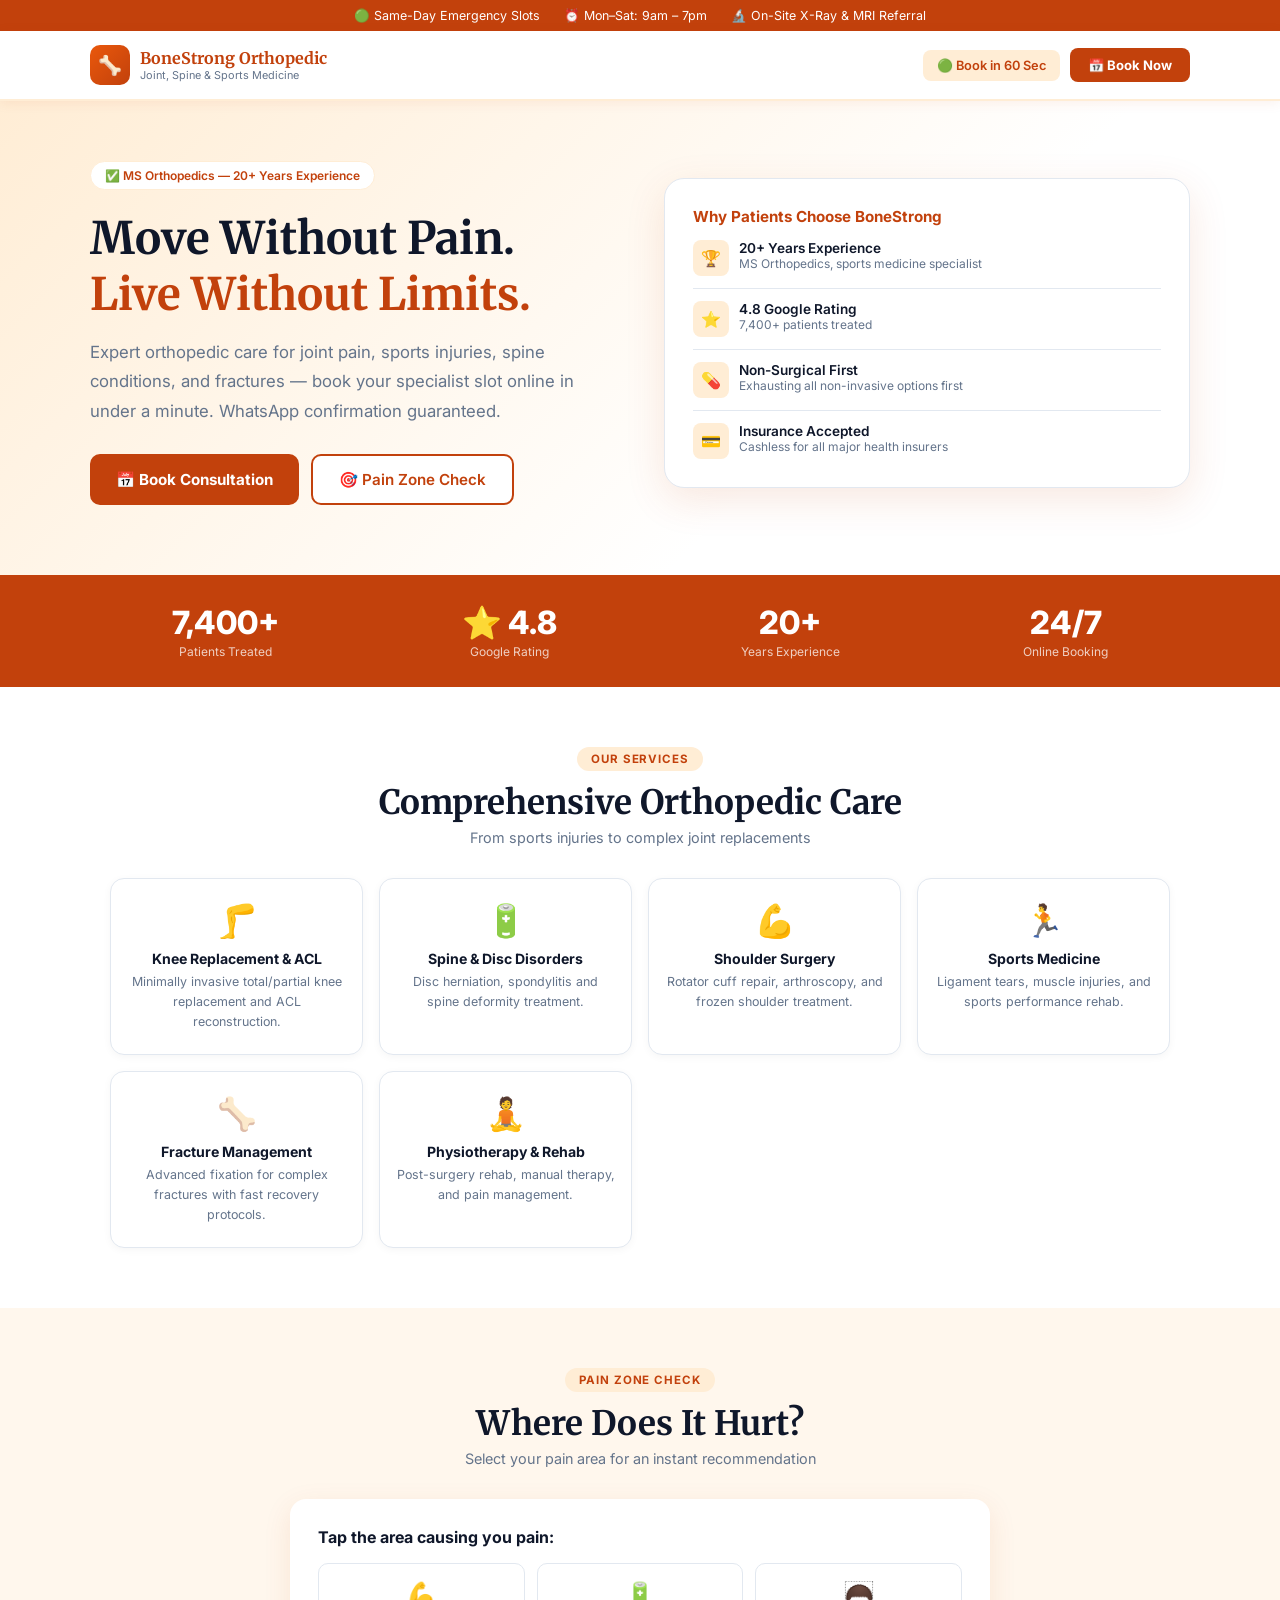
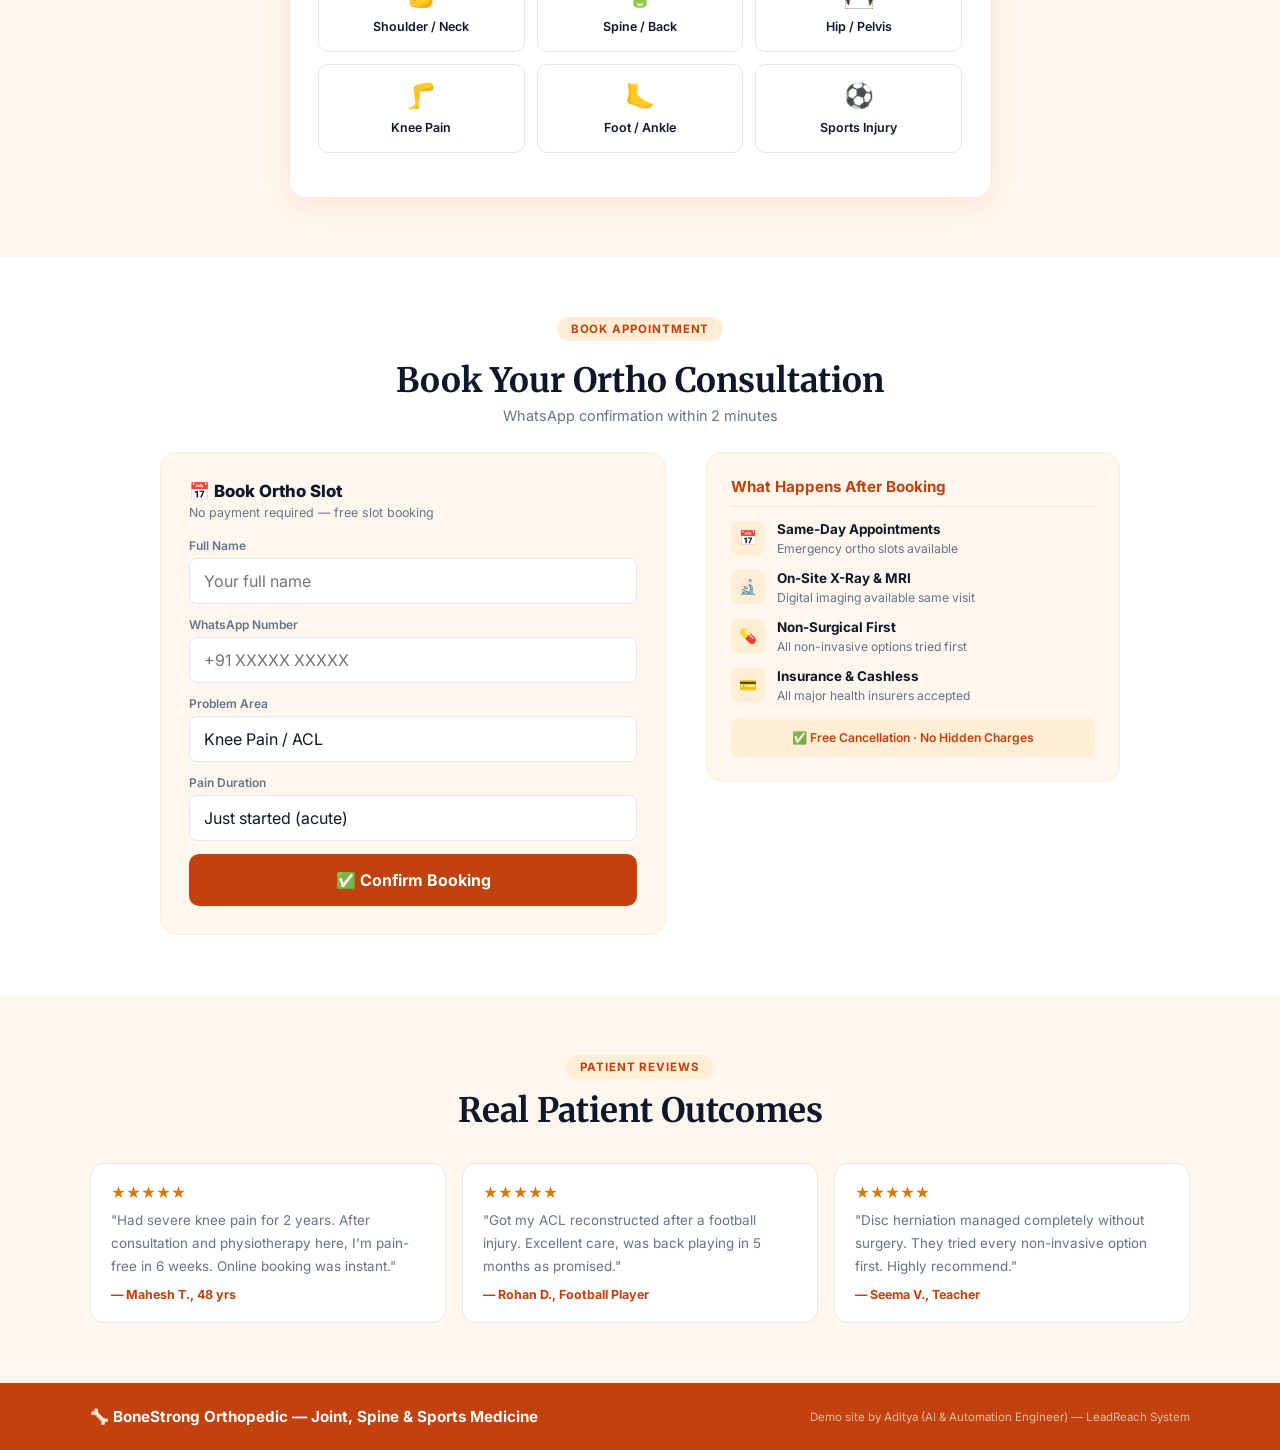
<file: lead-tracker/demo-sites/ortho-care/index.html>
<!DOCTYPE html>
<html lang="en">
<head>
  <meta charset="UTF-8">
  <meta name="viewport" content="width=device-width, initial-scale=1.0, maximum-scale=5.0">
  <title>BoneStrong Orthopedic Clinic — Book Bone & Joint Consultation</title>
  <meta name="description" content="Expert orthopedic care for joint pain, sports injuries, fractures and spine conditions. Book your specialist appointment online.">
  <link href="https://fonts.googleapis.com/css2?family=Inter:wght@400;500;600;700;800&family=Merriweather:wght@700&display=swap" rel="stylesheet">
  <style>
    :root{--primary:#c2410c;--primary-light:#ffedd5;--primary-mid:#ea580c;--accent:#9a3412;--text:#0f172a;--muted:#64748b;--border:#e2e8f0;--bg:#fff7ed;--white:#ffffff;--warn:#d97706;}
    *{margin:0;padding:0;box-sizing:border-box;}
    html{scroll-behavior:smooth;}
    body{font-family:'Inter',sans-serif;background:var(--white);color:var(--text);overflow-x:hidden;}
    .topbar{background:var(--primary);color:#fff;padding:8px 20px;display:flex;justify-content:center;gap:24px;font-size:0.78rem;flex-wrap:wrap;}
    nav{background:var(--white);border-bottom:2px solid var(--primary-light);padding:14px 24px;position:sticky;top:0;z-index:100;box-shadow:0 2px 12px rgba(194,65,12,0.08);}
    .nav-inner{max-width:1100px;margin:0 auto;display:flex;justify-content:space-between;align-items:center;gap:16px;}
    .logo{display:flex;align-items:center;gap:10px;}
    .logo-mark{width:40px;height:40px;background:linear-gradient(135deg,var(--primary-mid),var(--primary));border-radius:10px;display:flex;align-items:center;justify-content:center;font-size:1.2rem;flex-shrink:0;}
    .logo-name{font-family:'Merriweather',serif;font-size:1rem;font-weight:700;color:var(--primary);}
    .logo-tag{font-size:0.68rem;color:var(--muted);}
    .nav-right{display:flex;align-items:center;gap:10px;}
    .nav-badge{background:var(--primary-light);color:var(--primary);padding:8px 14px;border-radius:8px;font-size:0.8rem;font-weight:600;white-space:nowrap;}
    .nav-book{background:var(--primary);color:#fff;padding:9px 18px;border-radius:8px;font-size:0.82rem;font-weight:700;border:none;cursor:pointer;font-family:inherit;touch-action:manipulation;}
    .hero{background:linear-gradient(135deg,var(--primary-light) 0%,#fff 65%);padding:60px 20px 70px;}
    .hero-inner{max-width:1100px;margin:0 auto;display:grid;grid-template-columns:1fr 1fr;gap:48px;align-items:center;}
    .hero-badge{display:inline-flex;align-items:center;gap:6px;background:#fff;border:1.5px solid var(--primary-light);color:var(--primary);padding:6px 14px;border-radius:20px;font-size:0.75rem;font-weight:600;margin-bottom:20px;}
    .hero h1{font-family:'Merriweather',serif;font-size:clamp(1.8rem,4vw,2.8rem);font-weight:700;line-height:1.25;margin-bottom:16px;}
    .hero h1 span{color:var(--primary);}
    .hero-sub{font-size:clamp(0.92rem,2vw,1.05rem);color:var(--muted);line-height:1.75;margin-bottom:28px;}
    .hero-actions{display:flex;gap:12px;flex-wrap:wrap;}
    .btn-primary{background:var(--primary);color:#fff;font-weight:700;font-size:0.95rem;padding:14px 26px;border-radius:10px;border:none;cursor:pointer;font-family:inherit;min-height:48px;touch-action:manipulation;}
    .btn-primary:hover{background:var(--accent);}
    .btn-outline{background:#fff;color:var(--primary);font-weight:600;font-size:0.95rem;padding:14px 26px;border-radius:10px;border:2px solid var(--primary);cursor:pointer;font-family:inherit;min-height:48px;touch-action:manipulation;}
    .btn-outline:hover{background:var(--primary-light);}
    .hero-card{background:#fff;border-radius:20px;padding:28px;box-shadow:0 12px 40px rgba(194,65,12,0.12);border:1px solid var(--border);}
    .hero-card-title{font-weight:700;color:var(--primary);margin-bottom:14px;font-size:0.95rem;}
    .trust-row{display:flex;align-items:flex-start;gap:10px;margin-bottom:12px;padding-bottom:12px;border-bottom:1px solid var(--border);}
    .trust-row:last-child{border-bottom:none;margin-bottom:0;padding-bottom:0;}
    .trust-icon{width:36px;height:36px;background:var(--primary-light);border-radius:8px;display:flex;align-items:center;justify-content:center;font-size:1rem;flex-shrink:0;}
    .trust-label{font-size:0.85rem;font-weight:600;}.trust-sub{font-size:0.75rem;color:var(--muted);}
    .stats-bar{background:var(--primary);padding:28px 20px;}
    .stats-inner{max-width:1100px;margin:0 auto;display:flex;justify-content:space-around;flex-wrap:wrap;gap:20px;}
    .stat{text-align:center;}.stat-val{font-size:clamp(1.5rem,4vw,2rem);font-weight:800;color:#fff;}.stat-lbl{font-size:0.75rem;color:rgba(255,255,255,0.75);margin-top:2px;}
    .section{padding:60px 20px;max-width:1100px;margin:0 auto;}
    .section-header{text-align:center;margin-bottom:32px;}
    .section-pill{display:inline-block;background:var(--primary-light);color:var(--primary);padding:5px 14px;border-radius:20px;font-size:0.72rem;font-weight:700;letter-spacing:0.08em;text-transform:uppercase;margin-bottom:10px;}
    .section-title{font-family:'Merriweather',serif;font-size:clamp(1.4rem,3.5vw,2.1rem);font-weight:700;}
    .section-sub{color:var(--muted);font-size:0.9rem;margin-top:6px;}
    .services-grid{display:grid;grid-template-columns:repeat(auto-fit,minmax(200px,1fr));gap:16px;}
    .svc-card{background:#fff;border:1.5px solid var(--border);border-radius:14px;padding:22px 16px;text-align:center;transition:all 0.2s;box-shadow:0 2px 8px rgba(0,0,0,0.04);}
    .svc-card:hover{border-color:var(--primary-mid);box-shadow:0 8px 24px rgba(194,65,12,0.1);transform:translateY(-3px);}
    .svc-icon{font-size:2rem;margin-bottom:10px;}.svc-name{font-size:0.88rem;font-weight:700;margin-bottom:5px;}.svc-desc{font-size:0.78rem;color:var(--muted);line-height:1.6;}
    .pain-section{background:var(--bg);padding:60px 20px;}
    .pain-inner{max-width:700px;margin:0 auto;}
    .pain-card{background:#fff;border-radius:16px;padding:28px;box-shadow:0 8px 28px rgba(194,65,12,0.1);}
    .pain-q{font-size:1rem;font-weight:700;margin-bottom:16px;}
    .body-map{display:grid;grid-template-columns:repeat(3,1fr);gap:12px;margin:16px 0;}
    .zone{background:#fff;border:1.5px solid var(--border);border-radius:10px;padding:16px 10px;text-align:center;cursor:pointer;transition:all 0.15s;touch-action:manipulation;}
    .zone:hover,.zone.active{border-color:var(--primary);background:var(--primary-light);color:var(--primary);}
    .zone-icon{font-size:1.5rem;display:block;margin-bottom:6px;}
    .zone-label{font-size:0.78rem;font-weight:600;}
    .zone-result{margin-top:20px;display:none;}
    .booking-section{background:#fff;padding:60px 20px;}
    .booking-inner{max-width:960px;margin:0 auto;display:grid;grid-template-columns:1.1fr 0.9fr;gap:40px;align-items:start;}
    .booking-form-card{background:var(--bg);border-radius:16px;padding:28px;border:1.5px solid var(--primary-light);}
    .form-title{font-weight:800;font-size:1.05rem;margin-bottom:4px;}.form-sub{font-size:0.78rem;color:var(--muted);margin-bottom:18px;}
    .form-group{margin-bottom:13px;}.form-group label{font-size:0.75rem;color:var(--muted);font-weight:600;display:block;margin-bottom:5px;}
    .form-group input,.form-group select{width:100%;background:#fff;border:1.5px solid var(--border);border-radius:8px;padding:12px 14px;color:var(--text);font-family:inherit;font-size:16px;outline:none;-webkit-appearance:none;}
    .form-group input:focus,.form-group select:focus{border-color:var(--primary);box-shadow:0 0 0 3px rgba(194,65,12,0.08);}
    .btn-book{width:100%;background:var(--primary);color:#fff;font-weight:700;font-size:1rem;padding:15px;border-radius:10px;border:none;cursor:pointer;font-family:inherit;min-height:52px;touch-action:manipulation;}
    .btn-book:hover{background:var(--accent);}
    .booking-info-card{background:var(--bg);border-radius:16px;padding:24px;border:1.5px solid var(--primary-light);}
    .binfo-head{font-weight:700;color:var(--primary);font-size:0.95rem;margin-bottom:14px;padding-bottom:10px;border-bottom:1px solid var(--border);}
    .binfo-item{display:flex;gap:12px;align-items:flex-start;margin-bottom:13px;}
    .binfo-icon{width:34px;height:34px;background:var(--primary-light);border-radius:8px;display:flex;align-items:center;justify-content:center;font-size:0.9rem;flex-shrink:0;}
    .binfo-text strong{font-size:0.84rem;font-weight:700;display:block;}.binfo-text span{font-size:0.76rem;color:var(--muted);}
    .guarantee-box{background:var(--primary-light);border-radius:8px;padding:12px;margin-top:14px;text-align:center;font-size:0.76rem;color:var(--primary);font-weight:600;}
    .reviews-section{background:var(--bg);padding:60px 20px;}
    .reviews-inner{max-width:1100px;margin:0 auto;}
    .reviews-cards{display:grid;grid-template-columns:repeat(auto-fit,minmax(250px,1fr));gap:16px;margin-top:28px;}
    .review-card{background:#fff;border:1px solid var(--border);border-radius:14px;padding:20px;}
    .review-stars{color:var(--warn);margin-bottom:8px;font-size:0.9rem;}.review-text{font-size:0.84rem;color:var(--muted);line-height:1.7;margin-bottom:10px;}.review-author{font-size:0.78rem;font-weight:700;color:var(--primary);}
    footer{background:var(--primary);color:#fff;padding:24px 20px;}
    .footer-inner{max-width:1100px;margin:0 auto;display:flex;justify-content:space-between;align-items:center;flex-wrap:wrap;gap:12px;}
    .footer-brand{font-weight:700;font-size:0.95rem;}.footer-note{font-size:0.72rem;color:rgba(255,255,255,0.65);}
    .sticky-cta{display:none;position:fixed;bottom:0;left:0;right:0;background:#fff;padding:12px 16px 20px;border-top:2px solid var(--primary-light);z-index:90;box-shadow:0 -4px 16px rgba(0,0,0,0.08);}
    .sticky-cta button{width:100%;background:var(--primary);color:#fff;font-weight:700;font-size:1rem;padding:15px;border-radius:12px;border:none;cursor:pointer;font-family:inherit;min-height:52px;touch-action:manipulation;}
    .modal-overlay{display:none;position:fixed;inset:0;background:rgba(0,0,0,0.5);z-index:999;align-items:center;justify-content:center;padding:16px;}
    .modal-overlay.open{display:flex;}
    .modal-card{background:#fff;border-radius:16px;padding:36px 28px;max-width:400px;width:100%;text-align:center;}
    .modal-icon{font-size:3rem;margin-bottom:14px;}.modal-title{font-size:1.3rem;font-weight:800;margin-bottom:8px;}.modal-sub{color:var(--muted);font-size:0.9rem;line-height:1.6;margin-bottom:24px;}
    .btn-modal-close{background:var(--primary);color:#fff;padding:12px 32px;border-radius:10px;border:none;cursor:pointer;font-family:inherit;font-weight:700;min-height:44px;}
    @media(max-width:900px){.hero-inner{grid-template-columns:1fr;}.hero-card{display:none;}.booking-inner{grid-template-columns:1fr;gap:20px;}}
    @media(max-width:640px){
      .topbar{font-size:0.7rem;gap:10px;padding:7px 12px;}
      nav{padding:12px 16px;}.logo-tag{display:none;}.nav-badge{display:none;}
      .hero{padding:36px 16px 60px;}.hero-actions{flex-direction:column;}.btn-primary,.btn-outline{width:100%;text-align:center;}
      .section{padding:44px 16px;}.pain-section{padding:44px 16px;}.booking-section{padding:44px 16px;}.reviews-section{padding:44px 16px;}
      .services-grid{grid-template-columns:1fr 1fr;gap:12px;}.svc-card{padding:16px 10px;}
      .body-map{grid-template-columns:repeat(2,1fr);}
      .pain-card{padding:20px 14px;}
      .booking-form-card{padding:18px 14px;}.booking-info-card{padding:18px 14px;}
      .sticky-cta{display:block;}body{padding-bottom:84px;}
      footer{padding:18px 16px;}.footer-inner{flex-direction:column;text-align:center;}
    }
    @media(max-width:380px){.services-grid{grid-template-columns:1fr;}.body-map{grid-template-columns:1fr 1fr;}}
  </style>
</head>
<body>
<div class="topbar">
  <span>🟢 Same-Day Emergency Slots</span>
  <span>⏰ Mon–Sat: 9am – 7pm</span>
  <span>🔬 On-Site X-Ray & MRI Referral</span>
</div>
<nav>
  <div class="nav-inner">
    <div class="logo">
      <div class="logo-mark">🦴</div>
      <div>
        <div class="logo-name">BoneStrong Orthopedic</div>
        <div class="logo-tag">Joint, Spine & Sports Medicine</div>
      </div>
    </div>
    <div class="nav-right">
      <div class="nav-badge">🟢 Book in 60 Sec</div>
      <button class="nav-book" onclick="document.getElementById('book-section').scrollIntoView({behavior:'smooth'})">📅 Book Now</button>
    </div>
  </div>
</nav>
<div class="hero">
  <div class="hero-inner">
    <div>
      <div class="hero-badge">✅ MS Orthopedics — 20+ Years Experience</div>
      <h1>Move Without Pain.<br><span>Live Without Limits.</span></h1>
      <p class="hero-sub">Expert orthopedic care for joint pain, sports injuries, spine conditions, and fractures — book your specialist slot online in under a minute. WhatsApp confirmation guaranteed.</p>
      <div class="hero-actions">
        <button class="btn-primary" onclick="document.getElementById('book-section').scrollIntoView({behavior:'smooth'})">📅 Book Consultation</button>
        <button class="btn-outline" onclick="document.getElementById('pain-section').scrollIntoView({behavior:'smooth'})">🎯 Pain Zone Check</button>
      </div>
    </div>
    <div class="hero-card">
      <div class="hero-card-title">Why Patients Choose BoneStrong</div>
      <div class="trust-row"><div class="trust-icon">🏆</div><div><div class="trust-label">20+ Years Experience</div><div class="trust-sub">MS Orthopedics, sports medicine specialist</div></div></div>
      <div class="trust-row"><div class="trust-icon">⭐</div><div><div class="trust-label">4.8 Google Rating</div><div class="trust-sub">7,400+ patients treated</div></div></div>
      <div class="trust-row"><div class="trust-icon">💊</div><div><div class="trust-label">Non-Surgical First</div><div class="trust-sub">Exhausting all non-invasive options first</div></div></div>
      <div class="trust-row"><div class="trust-icon">💳</div><div><div class="trust-label">Insurance Accepted</div><div class="trust-sub">Cashless for all major health insurers</div></div></div>
    </div>
  </div>
</div>
<div class="stats-bar">
  <div class="stats-inner">
    <div class="stat"><div class="stat-val">7,400+</div><div class="stat-lbl">Patients Treated</div></div>
    <div class="stat"><div class="stat-val">⭐ 4.8</div><div class="stat-lbl">Google Rating</div></div>
    <div class="stat"><div class="stat-val">20+</div><div class="stat-lbl">Years Experience</div></div>
    <div class="stat"><div class="stat-val">24/7</div><div class="stat-lbl">Online Booking</div></div>
  </div>
</div>
<div class="section">
  <div class="section-header">
    <div class="section-pill">Our Services</div>
    <h2 class="section-title">Comprehensive Orthopedic Care</h2>
    <p class="section-sub">From sports injuries to complex joint replacements</p>
  </div>
  <div class="services-grid">
    <div class="svc-card"><div class="svc-icon">🦵</div><div class="svc-name">Knee Replacement & ACL</div><div class="svc-desc">Minimally invasive total/partial knee replacement and ACL reconstruction.</div></div>
    <div class="svc-card"><div class="svc-icon">🔋</div><div class="svc-name">Spine & Disc Disorders</div><div class="svc-desc">Disc herniation, spondylitis and spine deformity treatment.</div></div>
    <div class="svc-card"><div class="svc-icon">💪</div><div class="svc-name">Shoulder Surgery</div><div class="svc-desc">Rotator cuff repair, arthroscopy, and frozen shoulder treatment.</div></div>
    <div class="svc-card"><div class="svc-icon">🏃</div><div class="svc-name">Sports Medicine</div><div class="svc-desc">Ligament tears, muscle injuries, and sports performance rehab.</div></div>
    <div class="svc-card"><div class="svc-icon">🦴</div><div class="svc-name">Fracture Management</div><div class="svc-desc">Advanced fixation for complex fractures with fast recovery protocols.</div></div>
    <div class="svc-card"><div class="svc-icon">🧘</div><div class="svc-name">Physiotherapy & Rehab</div><div class="svc-desc">Post-surgery rehab, manual therapy, and pain management.</div></div>
  </div>
</div>
<div class="pain-section" id="pain-section">
  <div class="pain-inner">
    <div class="section-header">
      <div class="section-pill">Pain Zone Check</div>
      <h2 class="section-title">Where Does It Hurt?</h2>
      <p class="section-sub">Select your pain area for an instant recommendation</p>
    </div>
    <div class="pain-card">
      <div class="pain-q">Tap the area causing you pain:</div>
      <div class="body-map" id="body-map">
        <div class="zone" onclick="selectZone(this,'Shoulder & Neck')"><span class="zone-icon">💪</span><span class="zone-label">Shoulder / Neck</span></div>
        <div class="zone" onclick="selectZone(this,'Spine & Back')"><span class="zone-icon">🔋</span><span class="zone-label">Spine / Back</span></div>
        <div class="zone" onclick="selectZone(this,'Hip & Pelvis')"><span class="zone-icon">🦱</span><span class="zone-label">Hip / Pelvis</span></div>
        <div class="zone" onclick="selectZone(this,'Knee Pain')"><span class="zone-icon">🦵</span><span class="zone-label">Knee Pain</span></div>
        <div class="zone" onclick="selectZone(this,'Foot & Ankle')"><span class="zone-icon">🦶</span><span class="zone-label">Foot / Ankle</span></div>
        <div class="zone" onclick="selectZone(this,'Sports Injury')"><span class="zone-icon">⚽</span><span class="zone-label">Sports Injury</span></div>
      </div>
      <div class="zone-result" id="zone-result"></div>
    </div>
  </div>
</div>
<div class="booking-section" id="book-section">
  <div style="max-width:960px;margin:0 auto 28px;text-align:center;">
    <div class="section-pill">Book Appointment</div>
    <h2 class="section-title" style="margin-top:8px;">Book Your Ortho Consultation</h2>
    <p class="section-sub" style="margin:6px auto 0;">WhatsApp confirmation within 2 minutes</p>
  </div>
  <div class="booking-inner">
    <div class="booking-form-card">
      <div class="form-title">📅 Book Ortho Slot</div>
      <div class="form-sub">No payment required — free slot booking</div>
      <div class="form-group"><label>Full Name</label><input type="text" placeholder="Your full name" autocomplete="name"></div>
      <div class="form-group"><label>WhatsApp Number</label><input type="tel" placeholder="+91 XXXXX XXXXX" autocomplete="tel"></div>
      <div class="form-group"><label>Problem Area</label>
        <select>
          <option>Knee Pain / ACL</option><option>Back / Spine</option><option>Shoulder Pain</option>
          <option>Hip Pain</option><option>Ankle / Foot</option><option>Sports Injury</option><option>Fracture / Trauma</option>
        </select>
      </div>
      <div class="form-group"><label>Pain Duration</label>
        <select><option>Just started (acute)</option><option>1–4 weeks</option><option>More than a month (chronic)</option></select>
      </div>
      <button class="btn-book" onclick="document.getElementById('success-modal').classList.add('open')">✅ Confirm Booking</button>
    </div>
    <div>
      <div class="booking-info-card">
        <div class="binfo-head">What Happens After Booking</div>
        <div class="binfo-item"><div class="binfo-icon">📅</div><div class="binfo-text"><strong>Same-Day Appointments</strong><span>Emergency ortho slots available</span></div></div>
        <div class="binfo-item"><div class="binfo-icon">🔬</div><div class="binfo-text"><strong>On-Site X-Ray & MRI</strong><span>Digital imaging available same visit</span></div></div>
        <div class="binfo-item"><div class="binfo-icon">💊</div><div class="binfo-text"><strong>Non-Surgical First</strong><span>All non-invasive options tried first</span></div></div>
        <div class="binfo-item"><div class="binfo-icon">💳</div><div class="binfo-text"><strong>Insurance & Cashless</strong><span>All major health insurers accepted</span></div></div>
        <div class="guarantee-box">✅ Free Cancellation · No Hidden Charges</div>
      </div>
    </div>
  </div>
</div>
<div class="reviews-section">
  <div class="reviews-inner">
    <div class="section-header">
      <div class="section-pill">Patient Reviews</div>
      <h2 class="section-title">Real Patient Outcomes</h2>
    </div>
    <div class="reviews-cards">
      <div class="review-card"><div class="review-stars">★★★★★</div><div class="review-text">"Had severe knee pain for 2 years. After consultation and physiotherapy here, I'm pain-free in 6 weeks. Online booking was instant."</div><div class="review-author">— Mahesh T., 48 yrs</div></div>
      <div class="review-card"><div class="review-stars">★★★★★</div><div class="review-text">"Got my ACL reconstructed after a football injury. Excellent care, was back playing in 5 months as promised."</div><div class="review-author">— Rohan D., Football Player</div></div>
      <div class="review-card"><div class="review-stars">★★★★★</div><div class="review-text">"Disc herniation managed completely without surgery. They tried every non-invasive option first. Highly recommend."</div><div class="review-author">— Seema V., Teacher</div></div>
    </div>
  </div>
</div>
<footer>
  <div class="footer-inner">
    <div class="footer-brand">🦴 BoneStrong Orthopedic — Joint, Spine & Sports Medicine</div>
    <div class="footer-note">Demo site by Aditya (AI & Automation Engineer) — LeadReach System</div>
  </div>
</footer>
<div class="sticky-cta">
  <button onclick="document.getElementById('book-section').scrollIntoView({behavior:'smooth'})">📅 Book Ortho Consultation Now</button>
</div>
<div class="modal-overlay" id="success-modal">
  <div class="modal-card">
    <div class="modal-icon">✅</div>
    <div class="modal-title">Appointment Booked!</div>
    <div class="modal-sub">Your slot is confirmed. WhatsApp confirmation arriving within 2 minutes.</div>
    <button class="btn-modal-close" onclick="document.getElementById('success-modal').classList.remove('open')">Done</button>
  </div>
</div>
<script>
  function selectZone(el,zone){document.querySelectorAll('.zone').forEach(z=>z.classList.remove('active'));el.classList.add('active');const r=document.getElementById('zone-result');r.style.display='block';r.innerHTML=`<div style="background:var(--primary-light);border-radius:10px;padding:16px;"><div style="font-weight:700;color:var(--primary);margin-bottom:8px">🎯 ${zone} — Specialist Consultation Recommended</div><p style="font-size:0.84rem;color:var(--muted);margin-bottom:14px;">Our orthopedic specialist will assess your condition with clinical examination and imaging.</p><button class="btn-primary" onclick="document.getElementById('book-section').scrollIntoView({behavior:'smooth'})" style="font-size:0.88rem;padding:11px 20px;">📅 Book Now</button></div>`;}
</script>
</body>
</html>
</file>
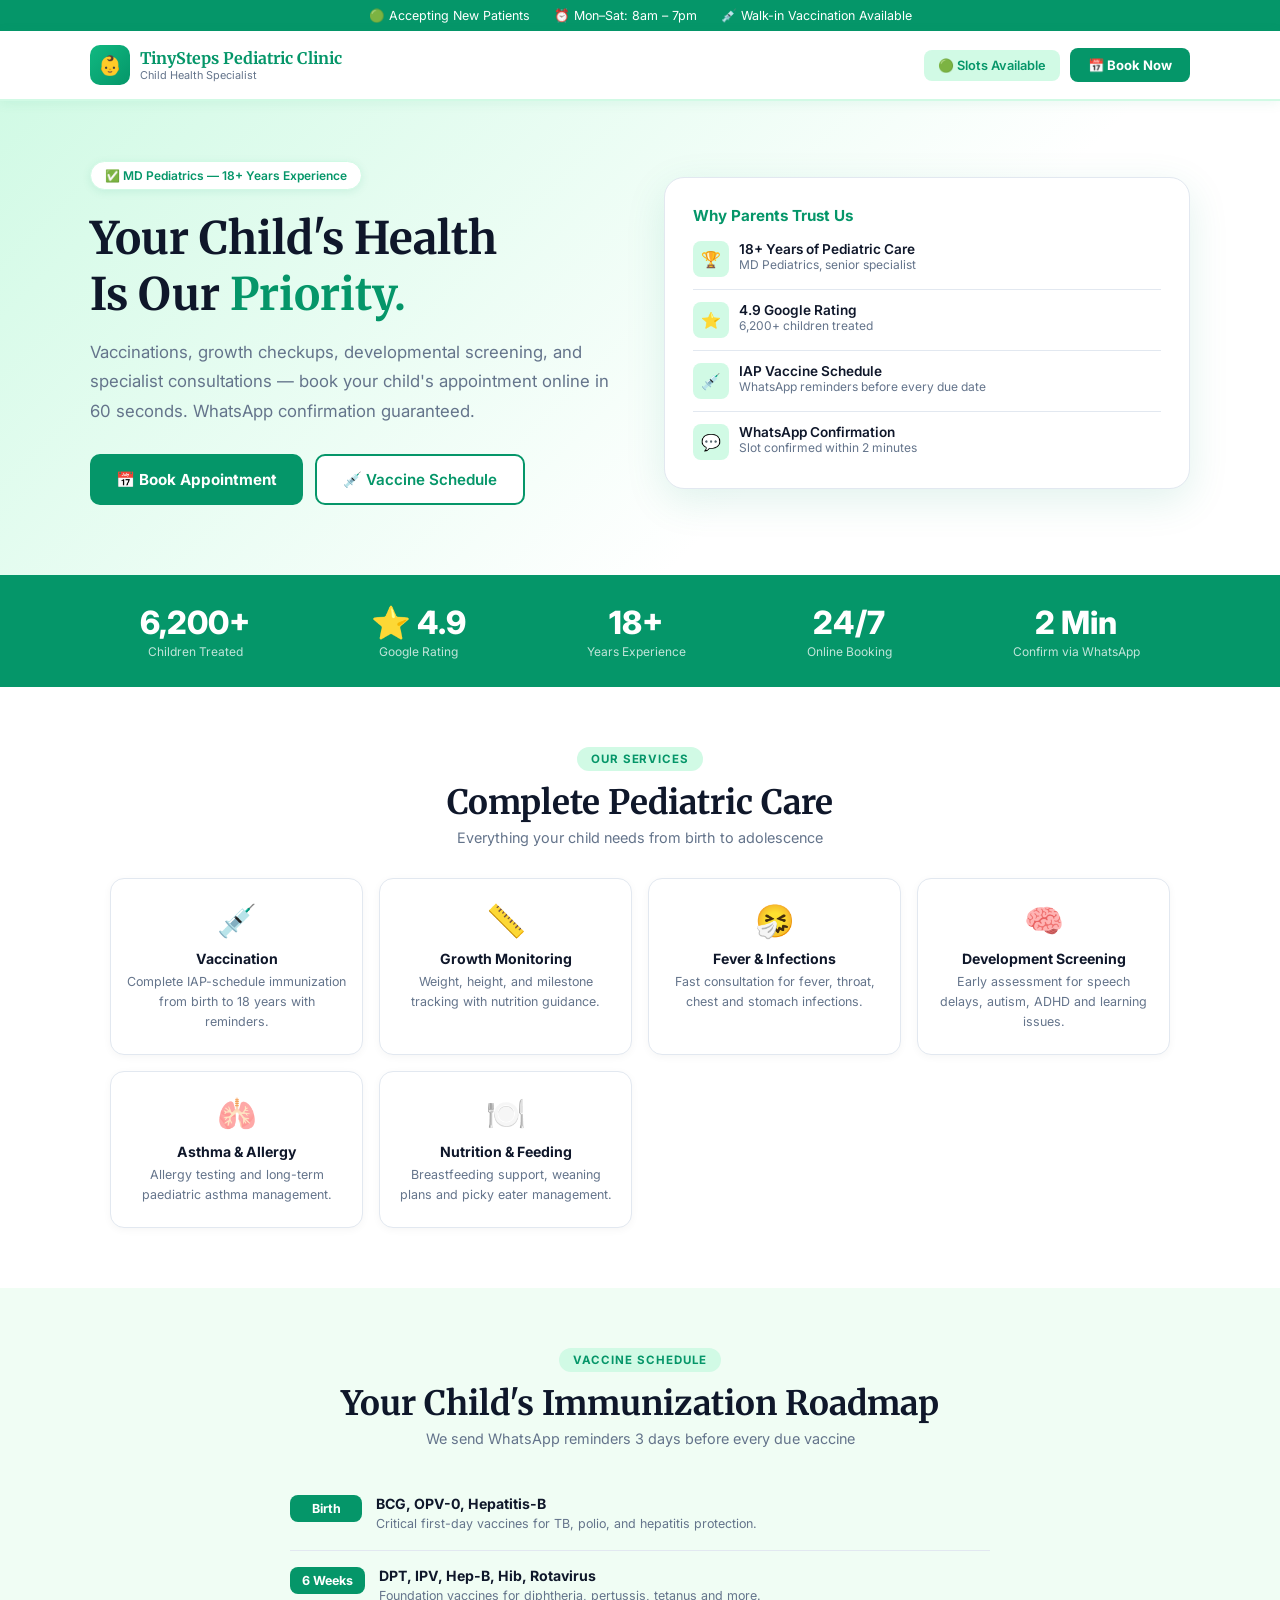
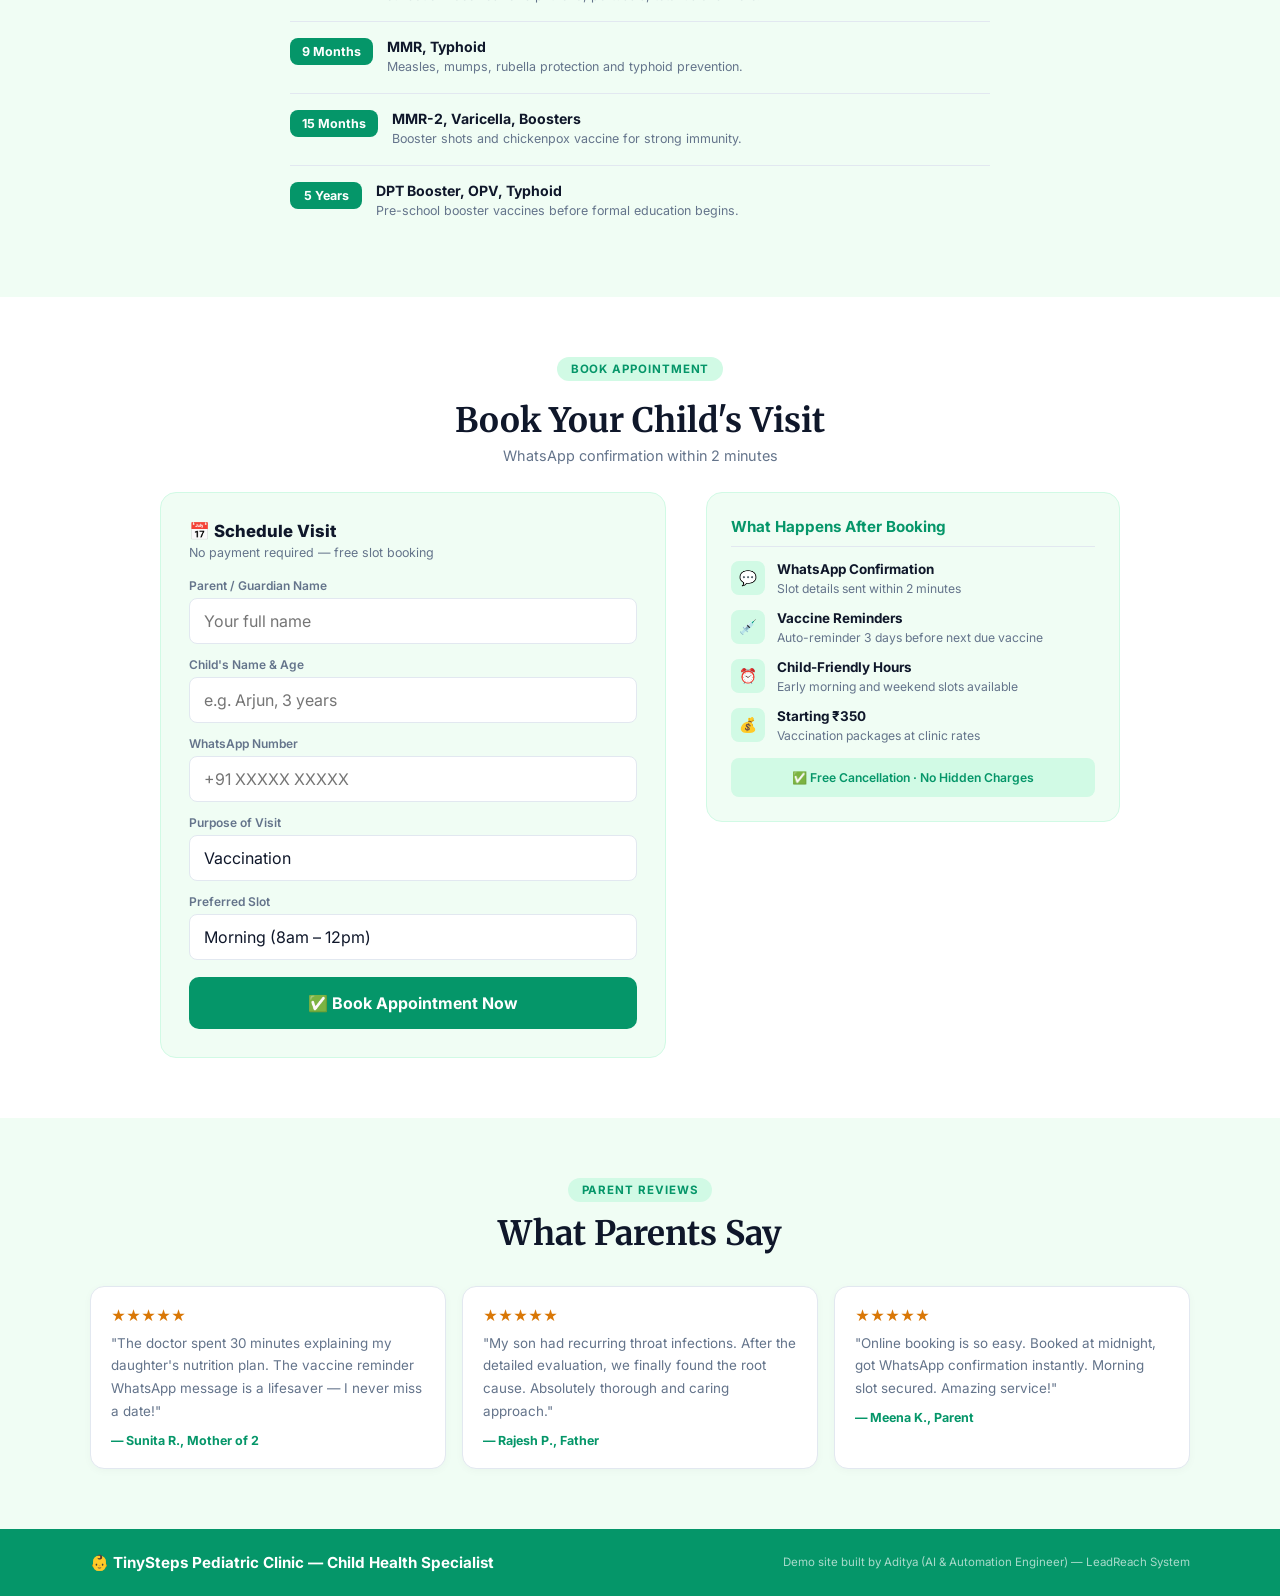
<file: lead-tracker/demo-sites/pediatric-care/index.html>
<!DOCTYPE html>
<html lang="en">
<head>
  <meta charset="UTF-8">
  <meta name="viewport" content="width=device-width, initial-scale=1.0, maximum-scale=5.0">
  <title>TinySteps Pediatric Clinic — Book Child Doctor Appointment</title>
  <meta name="description" content="Trusted pediatric care — vaccinations, growth checkups, child specialist. Book your appointment online instantly.">
  <link href="https://fonts.googleapis.com/css2?family=Inter:wght@400;500;600;700;800&family=Merriweather:wght@700&display=swap" rel="stylesheet">
  <style>
    :root{--primary:#059669;--primary-light:#d1fae5;--primary-mid:#10b981;--accent:#047857;--text:#0f172a;--muted:#64748b;--border:#e2e8f0;--bg:#f0fdf4;--white:#ffffff;--warn:#d97706;}
    *{margin:0;padding:0;box-sizing:border-box;}
    html{scroll-behavior:smooth;}
    body{font-family:'Inter',sans-serif;background:var(--white);color:var(--text);overflow-x:hidden;}
    .topbar{background:var(--primary);color:#fff;padding:8px 20px;display:flex;justify-content:center;gap:24px;font-size:0.78rem;flex-wrap:wrap;}
    .topbar span{display:flex;align-items:center;gap:5px;}
    nav{background:var(--white);border-bottom:2px solid var(--primary-light);padding:14px 24px;position:sticky;top:0;z-index:100;box-shadow:0 2px 12px rgba(5,150,105,0.08);}
    .nav-inner{max-width:1100px;margin:0 auto;display:flex;justify-content:space-between;align-items:center;gap:16px;}
    .logo{display:flex;align-items:center;gap:10px;}
    .logo-mark{width:40px;height:40px;background:linear-gradient(135deg,var(--primary-mid),var(--primary));border-radius:10px;display:flex;align-items:center;justify-content:center;font-size:1.2rem;flex-shrink:0;}
    .logo-name{font-family:'Merriweather',serif;font-size:1rem;font-weight:700;color:var(--primary);}
    .logo-tag{font-size:0.68rem;color:var(--muted);}
    .nav-right{display:flex;align-items:center;gap:10px;}
    .nav-badge{background:var(--primary-light);color:var(--primary);padding:8px 14px;border-radius:8px;font-size:0.8rem;font-weight:600;white-space:nowrap;}
    .nav-book{background:var(--primary);color:#fff;padding:9px 18px;border-radius:8px;font-size:0.82rem;font-weight:700;border:none;cursor:pointer;font-family:inherit;white-space:nowrap;touch-action:manipulation;}
    .hero{background:linear-gradient(135deg,var(--primary-light) 0%,#fff 65%);padding:60px 20px 70px;}
    .hero-inner{max-width:1100px;margin:0 auto;display:grid;grid-template-columns:1fr 1fr;gap:48px;align-items:center;}
    .hero-badge{display:inline-flex;align-items:center;gap:6px;background:#fff;border:1.5px solid var(--primary-light);color:var(--primary);padding:6px 14px;border-radius:20px;font-size:0.75rem;font-weight:600;margin-bottom:20px;box-shadow:0 2px 8px rgba(5,150,105,0.1);}
    .hero h1{font-family:'Merriweather',serif;font-size:clamp(1.8rem,4vw,2.8rem);font-weight:700;color:var(--text);line-height:1.25;margin-bottom:16px;}
    .hero h1 span{color:var(--primary);}
    .hero-sub{font-size:clamp(0.92rem,2vw,1.05rem);color:var(--muted);line-height:1.75;margin-bottom:28px;}
    .hero-actions{display:flex;gap:12px;flex-wrap:wrap;}
    .btn-primary{background:var(--primary);color:#fff;font-weight:700;font-size:0.95rem;padding:14px 26px;border-radius:10px;border:none;cursor:pointer;font-family:inherit;min-height:48px;touch-action:manipulation;}
    .btn-primary:hover{background:var(--accent);}
    .btn-outline{background:#fff;color:var(--primary);font-weight:600;font-size:0.95rem;padding:14px 26px;border-radius:10px;border:2px solid var(--primary);cursor:pointer;font-family:inherit;min-height:48px;touch-action:manipulation;}
    .btn-outline:hover{background:var(--primary-light);}
    .hero-card{background:#fff;border-radius:20px;padding:28px;box-shadow:0 12px 40px rgba(5,150,105,0.12);border:1px solid var(--border);}
    .hero-card-title{font-weight:700;color:var(--primary);margin-bottom:16px;font-size:0.95rem;}
    .trust-row{display:flex;align-items:flex-start;gap:10px;margin-bottom:12px;padding-bottom:12px;border-bottom:1px solid var(--border);}
    .trust-row:last-child{border-bottom:none;margin-bottom:0;padding-bottom:0;}
    .trust-icon{width:36px;height:36px;background:var(--primary-light);border-radius:8px;display:flex;align-items:center;justify-content:center;font-size:1rem;flex-shrink:0;}
    .trust-label{font-size:0.85rem;font-weight:600;}
    .trust-sub{font-size:0.75rem;color:var(--muted);}
    .stats-bar{background:var(--primary);padding:28px 20px;}
    .stats-inner{max-width:1100px;margin:0 auto;display:flex;justify-content:space-around;flex-wrap:wrap;gap:20px;}
    .stat{text-align:center;}
    .stat-val{font-size:clamp(1.5rem,4vw,2rem);font-weight:800;color:#fff;}
    .stat-lbl{font-size:0.75rem;color:rgba(255,255,255,0.75);margin-top:2px;}
    .section{padding:60px 20px;max-width:1100px;margin:0 auto;}
    .section-header{text-align:center;margin-bottom:32px;}
    .section-pill{display:inline-block;background:var(--primary-light);color:var(--primary);padding:5px 14px;border-radius:20px;font-size:0.72rem;font-weight:700;letter-spacing:0.08em;text-transform:uppercase;margin-bottom:10px;}
    .section-title{font-family:'Merriweather',serif;font-size:clamp(1.4rem,3.5vw,2.1rem);font-weight:700;color:var(--text);}
    .section-sub{color:var(--muted);font-size:0.9rem;margin-top:6px;}
    .services-grid{display:grid;grid-template-columns:repeat(auto-fit,minmax(200px,1fr));gap:16px;}
    .svc-card{background:#fff;border:1.5px solid var(--border);border-radius:14px;padding:22px 16px;transition:all 0.2s;text-align:center;box-shadow:0 2px 8px rgba(0,0,0,0.04);}
    .svc-card:hover{border-color:var(--primary-mid);box-shadow:0 8px 24px rgba(5,150,105,0.12);transform:translateY(-3px);}
    .svc-icon{font-size:2rem;margin-bottom:10px;}
    .svc-name{font-size:0.88rem;font-weight:700;color:var(--text);margin-bottom:5px;}
    .svc-desc{font-size:0.78rem;color:var(--muted);line-height:1.6;}
    /* Vaccination Timeline */
    .vacc-section{background:var(--bg);padding:60px 20px;}
    .vacc-inner{max-width:700px;margin:0 auto;}
    .vacc-list{margin-top:24px;}
    .vacc-item{display:flex;gap:14px;align-items:flex-start;padding:16px 0;border-bottom:1px solid var(--border);}
    .vacc-item:last-child{border-bottom:none;}
    .vacc-age{background:var(--primary);color:#fff;border-radius:8px;padding:6px 12px;font-size:0.78rem;font-weight:700;white-space:nowrap;flex-shrink:0;min-width:72px;text-align:center;}
    .vacc-name{font-size:0.88rem;font-weight:700;margin-bottom:3px;}
    .vacc-detail{font-size:0.78rem;color:var(--muted);line-height:1.5;}
    .booking-section{background:#fff;padding:60px 20px;}
    .booking-inner{max-width:960px;margin:0 auto;display:grid;grid-template-columns:1.1fr 0.9fr;gap:40px;align-items:start;}
    .booking-form-card{background:var(--bg);border-radius:16px;padding:28px;border:1.5px solid var(--primary-light);}
    .form-title{font-weight:800;font-size:1.05rem;color:var(--text);margin-bottom:4px;}
    .form-sub{font-size:0.78rem;color:var(--muted);margin-bottom:18px;}
    .form-group{margin-bottom:13px;}
    .form-group label{font-size:0.75rem;color:var(--muted);font-weight:600;display:block;margin-bottom:5px;}
    .form-group input,.form-group select{width:100%;background:#fff;border:1.5px solid var(--border);border-radius:8px;padding:12px 14px;color:var(--text);font-family:inherit;font-size:16px;outline:none;-webkit-appearance:none;}
    .form-group input:focus,.form-group select:focus{border-color:var(--primary);box-shadow:0 0 0 3px rgba(5,150,105,0.08);}
    .btn-book{width:100%;background:var(--primary);color:#fff;font-weight:700;font-size:1rem;padding:15px;border-radius:10px;border:none;cursor:pointer;font-family:inherit;margin-top:4px;min-height:52px;touch-action:manipulation;}
    .btn-book:hover{background:var(--accent);}
    .booking-info-card{background:var(--bg);border-radius:16px;padding:24px;border:1.5px solid var(--primary-light);}
    .binfo-head{font-weight:700;color:var(--primary);font-size:0.95rem;margin-bottom:14px;padding-bottom:10px;border-bottom:1px solid var(--border);}
    .binfo-item{display:flex;gap:12px;align-items:flex-start;margin-bottom:13px;}
    .binfo-icon{width:34px;height:34px;background:var(--primary-light);border-radius:8px;display:flex;align-items:center;justify-content:center;font-size:0.9rem;flex-shrink:0;}
    .binfo-text strong{font-size:0.84rem;font-weight:700;display:block;}
    .binfo-text span{font-size:0.76rem;color:var(--muted);}
    .guarantee-box{background:var(--primary-light);border-radius:8px;padding:12px;margin-top:14px;text-align:center;font-size:0.76rem;color:var(--primary);font-weight:600;}
    .reviews-section{background:var(--bg);padding:60px 20px;}
    .reviews-inner{max-width:1100px;margin:0 auto;}
    .reviews-cards{display:grid;grid-template-columns:repeat(auto-fit,minmax(250px,1fr));gap:16px;margin-top:28px;}
    .review-card{background:#fff;border:1px solid var(--border);border-radius:14px;padding:20px;box-shadow:0 2px 8px rgba(0,0,0,0.03);}
    .review-stars{color:var(--warn);margin-bottom:8px;font-size:0.9rem;}
    .review-text{font-size:0.84rem;color:var(--muted);line-height:1.7;margin-bottom:10px;}
    .review-author{font-size:0.78rem;font-weight:700;color:var(--primary);}
    footer{background:var(--primary);color:#fff;padding:24px 20px;}
    .footer-inner{max-width:1100px;margin:0 auto;display:flex;justify-content:space-between;align-items:center;flex-wrap:wrap;gap:12px;}
    .footer-brand{font-weight:700;font-size:0.95rem;}
    .footer-note{font-size:0.72rem;color:rgba(255,255,255,0.65);}
    .sticky-cta{display:none;position:fixed;bottom:0;left:0;right:0;background:#fff;padding:12px 16px 20px;border-top:2px solid var(--primary-light);z-index:90;box-shadow:0 -4px 16px rgba(0,0,0,0.08);}
    .sticky-cta button{width:100%;background:var(--primary);color:#fff;font-weight:700;font-size:1rem;padding:15px;border-radius:12px;border:none;cursor:pointer;font-family:inherit;min-height:52px;touch-action:manipulation;}
    .modal-overlay{display:none;position:fixed;inset:0;background:rgba(0,0,0,0.5);z-index:999;align-items:center;justify-content:center;padding:16px;}
    .modal-overlay.open{display:flex;}
    .modal-card{background:#fff;border-radius:16px;padding:36px 28px;max-width:400px;width:100%;text-align:center;}
    .modal-icon{font-size:3rem;margin-bottom:14px;}
    .modal-title{font-size:1.3rem;font-weight:800;margin-bottom:8px;}
    .modal-sub{color:var(--muted);font-size:0.9rem;line-height:1.6;margin-bottom:24px;}
    .btn-modal-close{background:var(--primary);color:#fff;padding:12px 32px;border-radius:10px;border:none;cursor:pointer;font-family:inherit;font-weight:700;min-height:44px;}
    @media(max-width:900px){.hero-inner{grid-template-columns:1fr;}.hero-card{display:none;}.booking-inner{grid-template-columns:1fr;gap:20px;}}
    @media(max-width:640px){
      .topbar{font-size:0.7rem;gap:12px;padding:7px 12px;}
      nav{padding:12px 16px;}.logo-tag{display:none;}.nav-badge{display:none;}
      .hero{padding:36px 16px 60px;}
      .hero-actions{flex-direction:column;}.btn-primary,.btn-outline{width:100%;text-align:center;}
      .section{padding:44px 16px;}.vacc-section{padding:44px 16px;}.booking-section{padding:44px 16px;}.reviews-section{padding:44px 16px;}
      .services-grid{grid-template-columns:1fr 1fr;gap:12px;}.svc-card{padding:16px 10px;}
      .booking-form-card{padding:18px 14px;}.booking-info-card{padding:18px 14px;}
      .sticky-cta{display:block;}body{padding-bottom:84px;}
      footer{padding:18px 16px;}.footer-inner{flex-direction:column;text-align:center;}
    }
    @media(max-width:380px){.services-grid{grid-template-columns:1fr;}}
  </style>
</head>
<body>
<div class="topbar">
  <span>🟢 Accepting New Patients</span>
  <span>⏰ Mon–Sat: 8am – 7pm</span>
  <span>💉 Walk-in Vaccination Available</span>
</div>
<nav>
  <div class="nav-inner">
    <div class="logo">
      <div class="logo-mark">👶</div>
      <div>
        <div class="logo-name">TinySteps Pediatric Clinic</div>
        <div class="logo-tag">Child Health Specialist</div>
      </div>
    </div>
    <div class="nav-right">
      <div class="nav-badge">🟢 Slots Available</div>
      <button class="nav-book" onclick="document.getElementById('book-section').scrollIntoView({behavior:'smooth'})">📅 Book Now</button>
    </div>
  </div>
</nav>
<div class="hero">
  <div class="hero-inner">
    <div>
      <div class="hero-badge">✅ MD Pediatrics — 18+ Years Experience</div>
      <h1>Your Child's Health<br>Is Our <span>Priority.</span></h1>
      <p class="hero-sub">Vaccinations, growth checkups, developmental screening, and specialist consultations — book your child's appointment online in 60 seconds. WhatsApp confirmation guaranteed.</p>
      <div class="hero-actions">
        <button class="btn-primary" onclick="document.getElementById('book-section').scrollIntoView({behavior:'smooth'})">📅 Book Appointment</button>
        <button class="btn-outline" onclick="document.getElementById('vacc-section').scrollIntoView({behavior:'smooth'})">💉 Vaccine Schedule</button>
      </div>
    </div>
    <div class="hero-card">
      <div class="hero-card-title">Why Parents Trust Us</div>
      <div class="trust-row"><div class="trust-icon">🏆</div><div><div class="trust-label">18+ Years of Pediatric Care</div><div class="trust-sub">MD Pediatrics, senior specialist</div></div></div>
      <div class="trust-row"><div class="trust-icon">⭐</div><div><div class="trust-label">4.9 Google Rating</div><div class="trust-sub">6,200+ children treated</div></div></div>
      <div class="trust-row"><div class="trust-icon">💉</div><div><div class="trust-label">IAP Vaccine Schedule</div><div class="trust-sub">WhatsApp reminders before every due date</div></div></div>
      <div class="trust-row"><div class="trust-icon">💬</div><div><div class="trust-label">WhatsApp Confirmation</div><div class="trust-sub">Slot confirmed within 2 minutes</div></div></div>
    </div>
  </div>
</div>
<div class="stats-bar">
  <div class="stats-inner">
    <div class="stat"><div class="stat-val">6,200+</div><div class="stat-lbl">Children Treated</div></div>
    <div class="stat"><div class="stat-val">⭐ 4.9</div><div class="stat-lbl">Google Rating</div></div>
    <div class="stat"><div class="stat-val">18+</div><div class="stat-lbl">Years Experience</div></div>
    <div class="stat"><div class="stat-val">24/7</div><div class="stat-lbl">Online Booking</div></div>
    <div class="stat"><div class="stat-val">2 Min</div><div class="stat-lbl">Confirm via WhatsApp</div></div>
  </div>
</div>
<div class="section">
  <div class="section-header">
    <div class="section-pill">Our Services</div>
    <h2 class="section-title">Complete Pediatric Care</h2>
    <p class="section-sub">Everything your child needs from birth to adolescence</p>
  </div>
  <div class="services-grid">
    <div class="svc-card"><div class="svc-icon">💉</div><div class="svc-name">Vaccination</div><div class="svc-desc">Complete IAP-schedule immunization from birth to 18 years with reminders.</div></div>
    <div class="svc-card"><div class="svc-icon">📏</div><div class="svc-name">Growth Monitoring</div><div class="svc-desc">Weight, height, and milestone tracking with nutrition guidance.</div></div>
    <div class="svc-card"><div class="svc-icon">🤧</div><div class="svc-name">Fever & Infections</div><div class="svc-desc">Fast consultation for fever, throat, chest and stomach infections.</div></div>
    <div class="svc-card"><div class="svc-icon">🧠</div><div class="svc-name">Development Screening</div><div class="svc-desc">Early assessment for speech delays, autism, ADHD and learning issues.</div></div>
    <div class="svc-card"><div class="svc-icon">🫁</div><div class="svc-name">Asthma & Allergy</div><div class="svc-desc">Allergy testing and long-term paediatric asthma management.</div></div>
    <div class="svc-card"><div class="svc-icon">🍽️</div><div class="svc-name">Nutrition & Feeding</div><div class="svc-desc">Breastfeeding support, weaning plans and picky eater management.</div></div>
  </div>
</div>
<div class="vacc-section" id="vacc-section">
  <div class="vacc-inner">
    <div class="section-header">
      <div class="section-pill">Vaccine Schedule</div>
      <h2 class="section-title">Your Child's Immunization Roadmap</h2>
      <p class="section-sub">We send WhatsApp reminders 3 days before every due vaccine</p>
    </div>
    <div class="vacc-list">
      <div class="vacc-item"><div class="vacc-age">Birth</div><div><div class="vacc-name">BCG, OPV-0, Hepatitis-B</div><div class="vacc-detail">Critical first-day vaccines for TB, polio, and hepatitis protection.</div></div></div>
      <div class="vacc-item"><div class="vacc-age">6 Weeks</div><div><div class="vacc-name">DPT, IPV, Hep-B, Hib, Rotavirus</div><div class="vacc-detail">Foundation vaccines for diphtheria, pertussis, tetanus and more.</div></div></div>
      <div class="vacc-item"><div class="vacc-age">9 Months</div><div><div class="vacc-name">MMR, Typhoid</div><div class="vacc-detail">Measles, mumps, rubella protection and typhoid prevention.</div></div></div>
      <div class="vacc-item"><div class="vacc-age">15 Months</div><div><div class="vacc-name">MMR-2, Varicella, Boosters</div><div class="vacc-detail">Booster shots and chickenpox vaccine for strong immunity.</div></div></div>
      <div class="vacc-item"><div class="vacc-age">5 Years</div><div><div class="vacc-name">DPT Booster, OPV, Typhoid</div><div class="vacc-detail">Pre-school booster vaccines before formal education begins.</div></div></div>
    </div>
  </div>
</div>
<div class="booking-section" id="book-section">
  <div style="max-width:960px;margin:0 auto 28px;text-align:center;">
    <div class="section-pill">Book Appointment</div>
    <h2 class="section-title" style="margin-top:8px;">Book Your Child's Visit</h2>
    <p class="section-sub" style="margin:6px auto 0;">WhatsApp confirmation within 2 minutes</p>
  </div>
  <div class="booking-inner">
    <div class="booking-form-card">
      <div class="form-title">📅 Schedule Visit</div>
      <div class="form-sub">No payment required — free slot booking</div>
      <div class="form-group"><label>Parent / Guardian Name</label><input type="text" placeholder="Your full name" autocomplete="name"></div>
      <div class="form-group"><label>Child's Name & Age</label><input type="text" placeholder="e.g. Arjun, 3 years"></div>
      <div class="form-group"><label>WhatsApp Number</label><input type="tel" placeholder="+91 XXXXX XXXXX" autocomplete="tel"></div>
      <div class="form-group"><label>Purpose of Visit</label>
        <select>
          <option>Vaccination</option><option>Fever / Cold / Infection</option>
          <option>Growth Checkup</option><option>Developmental Screening</option>
          <option>Nutrition Consultation</option><option>Asthma / Breathing</option>
          <option>General Consultation</option>
        </select>
      </div>
      <div class="form-group"><label>Preferred Slot</label>
        <select><option>Morning (8am – 12pm)</option><option>Afternoon (12pm – 4pm)</option><option>Evening (4pm – 7pm)</option></select>
      </div>
      <button class="btn-book" onclick="document.getElementById('success-modal').classList.add('open')">✅ Book Appointment Now</button>
    </div>
    <div>
      <div class="booking-info-card">
        <div class="binfo-head">What Happens After Booking</div>
        <div class="binfo-item"><div class="binfo-icon">💬</div><div class="binfo-text"><strong>WhatsApp Confirmation</strong><span>Slot details sent within 2 minutes</span></div></div>
        <div class="binfo-item"><div class="binfo-icon">💉</div><div class="binfo-text"><strong>Vaccine Reminders</strong><span>Auto-reminder 3 days before next due vaccine</span></div></div>
        <div class="binfo-item"><div class="binfo-icon">⏰</div><div class="binfo-text"><strong>Child-Friendly Hours</strong><span>Early morning and weekend slots available</span></div></div>
        <div class="binfo-item"><div class="binfo-icon">💰</div><div class="binfo-text"><strong>Starting ₹350</strong><span>Vaccination packages at clinic rates</span></div></div>
        <div class="guarantee-box">✅ Free Cancellation · No Hidden Charges</div>
      </div>
    </div>
  </div>
</div>
<div class="reviews-section">
  <div class="reviews-inner">
    <div class="section-header">
      <div class="section-pill">Parent Reviews</div>
      <h2 class="section-title">What Parents Say</h2>
    </div>
    <div class="reviews-cards">
      <div class="review-card"><div class="review-stars">★★★★★</div><div class="review-text">"The doctor spent 30 minutes explaining my daughter's nutrition plan. The vaccine reminder WhatsApp message is a lifesaver — I never miss a date!"</div><div class="review-author">— Sunita R., Mother of 2</div></div>
      <div class="review-card"><div class="review-stars">★★★★★</div><div class="review-text">"My son had recurring throat infections. After the detailed evaluation, we finally found the root cause. Absolutely thorough and caring approach."</div><div class="review-author">— Rajesh P., Father</div></div>
      <div class="review-card"><div class="review-stars">★★★★★</div><div class="review-text">"Online booking is so easy. Booked at midnight, got WhatsApp confirmation instantly. Morning slot secured. Amazing service!"</div><div class="review-author">— Meena K., Parent</div></div>
    </div>
  </div>
</div>
<footer>
  <div class="footer-inner">
    <div class="footer-brand">👶 TinySteps Pediatric Clinic — Child Health Specialist</div>
    <div class="footer-note">Demo site built by Aditya (AI & Automation Engineer) — LeadReach System</div>
  </div>
</footer>
<div class="sticky-cta">
  <button onclick="document.getElementById('book-section').scrollIntoView({behavior:'smooth'})">📅 Book Child's Appointment Now</button>
</div>
<div class="modal-overlay" id="success-modal">
  <div class="modal-card">
    <div class="modal-icon">✅</div>
    <div class="modal-title">Appointment Booked!</div>
    <div class="modal-sub">We've received your booking. A WhatsApp confirmation with slot details will arrive within 2 minutes.</div>
    <button class="btn-modal-close" onclick="document.getElementById('success-modal').classList.remove('open')">Done</button>
  </div>
</div>
</body>
</html>
</file>
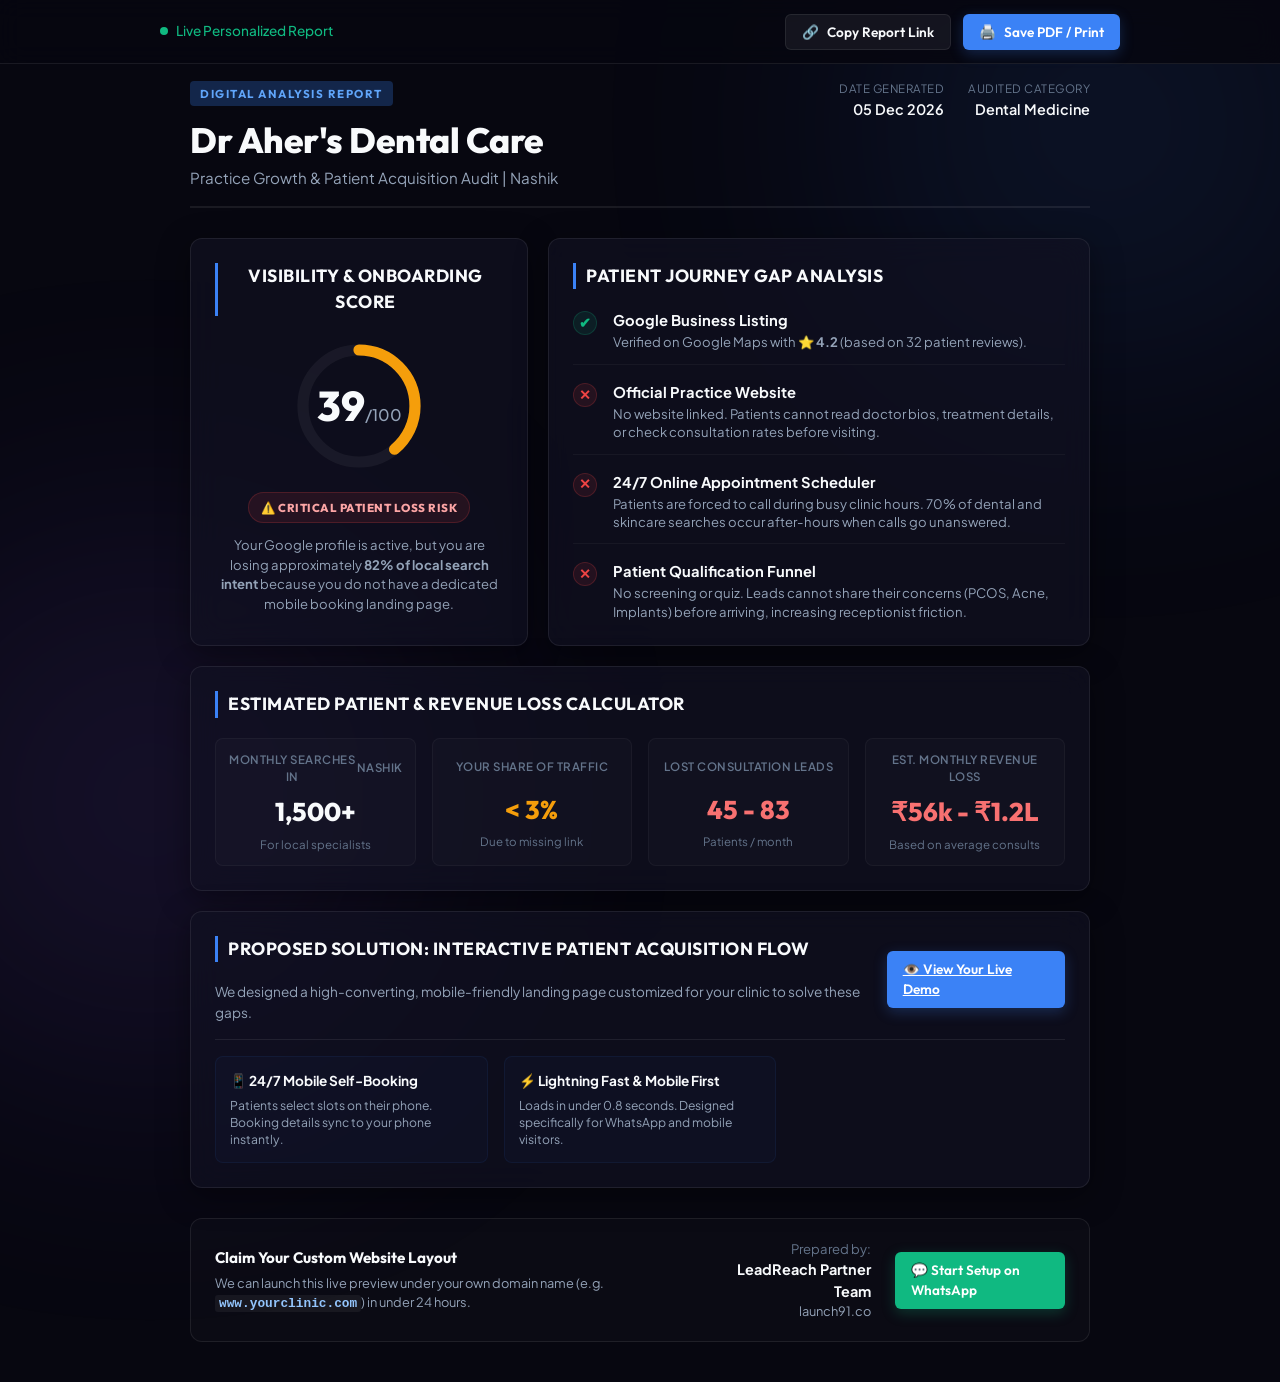
<file: lead-tracker/audit.html>
<!DOCTYPE html>
<html lang="en">
<head>
  <meta charset="UTF-8">
  <meta name="viewport" content="width=device-width, initial-scale=1.0">
  <title>Digital Presence Audit Report</title>
  <link rel="preconnect" href="https://fonts.googleapis.com">
  <link rel="preconnect" href="https://fonts.gstatic.com" crossorigin>
  <link href="https://fonts.googleapis.com/css2?family=Outfit:wght@300;400;500;600;700;800&family=Plus+Jakarta+Sans:wght@400;500;600;700&display=swap" rel="stylesheet">
  <link rel="stylesheet" href="audit.css">
</head>
<body>

  <!-- Floating glowing orbs (hidden on print) -->
  <div class="bg-glow print-hidden" aria-hidden="true">
    <div class="orb orb-blue"></div>
    <div class="orb orb-purple"></div>
  </div>

  <!-- Action Bar (hidden on print) -->
  <div class="action-bar print-hidden">
    <div class="action-bar-container">
      <div class="status-indicator">
        <span class="pulse-dot"></span> Live Personalized Report
      </div>
      <div class="action-buttons">
        <button class="btn btn-secondary" onclick="copyReportLink()">
          <span>🔗</span> Copy Report Link
        </button>
        <button class="btn btn-primary" onclick="window.print()">
          <span>🖨️</span> Save PDF / Print
        </button>
      </div>
    </div>
  </div>

  <!-- Main Report Container -->
  <main class="audit-report-container">
    
    <!-- HEADER -->
    <header class="report-header">
      <div class="header-main">
        <div class="report-badge">DIGITAL ANALYSIS REPORT</div>
        <h1 id="rpt-clinic-name">Anand Dental Clinic</h1>
        <p class="report-subtitle">
          Practice Growth & Patient Acquisition Audit | <span id="rpt-city">Mumbai</span>
        </p>
      </div>
      <div class="header-meta">
        <div class="meta-item">
          <span class="meta-label">Date Generated</span>
          <span class="meta-value" id="rpt-date">12-Jul-2026</span>
        </div>
        <div class="meta-item">
          <span class="meta-label">Audited Category</span>
          <span class="meta-value" id="rpt-specialty">Dental Medicine</span>
        </div>
      </div>
    </header>

    <!-- CORE AUDIT ROW -->
    <div class="audit-grid">
      
      <!-- SCORE CARD -->
      <div class="audit-card score-card">
        <h3>Visibility & Onboarding Score</h3>
        <div class="gauge-container">
          <svg viewBox="0 0 100 100" class="gauge">
            <circle cx="50" cy="50" r="40" class="gauge-bg" />
            <circle cx="50" cy="50" r="40" class="gauge-fill" id="gauge-fill-circle" stroke-dasharray="251.2" stroke-dashoffset="251.2" />
          </svg>
          <div class="gauge-text">
            <span class="gauge-number" id="rpt-score">32</span>
            <span class="gauge-max">/100</span>
          </div>
        </div>
        <div class="score-badge critical" id="rpt-score-badge">
          ⚠️ CRITICAL PATIENT LOSS RISK
        </div>
        <p class="score-desc">
          Your Google profile is active, but you are losing approximately <strong>82% of local search intent</strong> because you do not have a dedicated mobile booking landing page.
        </p>
      </div>

      <!-- GAP CHECKLIST -->
      <div class="audit-card gaps-card">
        <h3>Patient Journey Gap Analysis</h3>
        <div class="gap-list">
          
          <div class="gap-item pass">
            <div class="gap-status">✔</div>
            <div class="gap-info">
              <h4>Google Business Listing</h4>
              <p>Verified on Google Maps with <strong id="rpt-rating">⭐ 4.2</strong> (based on <span id="rpt-reviews">32</span> patient reviews).</p>
            </div>
          </div>

          <div class="gap-item fail">
            <div class="gap-status">✕</div>
            <div class="gap-info">
              <h4>Official Practice Website</h4>
              <p>No website linked. Patients cannot read doctor bios, treatment details, or check consultation rates before visiting.</p>
            </div>
          </div>

          <div class="gap-item fail">
            <div class="gap-status">✕</div>
            <div class="gap-info">
              <h4>24/7 Online Appointment Scheduler</h4>
              <p>Patients are forced to call during busy clinic hours. 70% of dental and skincare searches occur after-hours when calls go unanswered.</p>
            </div>
          </div>

          <div class="gap-item fail">
            <div class="gap-status">✕</div>
            <div class="gap-info">
              <h4>Patient Qualification Funnel</h4>
              <p>No screening or quiz. Leads cannot share their concerns (PCOS, Acne, Implants) before arriving, increasing receptionist friction.</p>
            </div>
          </div>

        </div>
      </div>

    </div>

    <!-- PATIENT LOSS CALCULATOR -->
    <section class="audit-card calc-card">
      <h3>Estimated Patient & Revenue Loss Calculator</h3>
      <div class="calc-grid">
        
        <div class="calc-stat">
          <span class="calc-stat-label">Monthly Searches in <span class="lbl-city">Mumbai</span></span>
          <span class="calc-stat-value" id="calc-searches">1,500+</span>
          <span class="calc-stat-sub">For local specialists</span>
        </div>

        <div class="calc-stat">
          <span class="calc-stat-label">Your Share of Traffic</span>
          <span class="calc-stat-value warning">&lt; 3%</span>
          <span class="calc-stat-sub">Due to missing link</span>
        </div>

        <div class="calc-stat">
          <span class="calc-stat-label">Lost Consultation Leads</span>
          <span class="calc-stat-value danger" id="calc-leads">45 - 80</span>
          <span class="calc-stat-sub">Patients / month</span>
        </div>

        <div class="calc-stat">
          <span class="calc-stat-label">Est. Monthly Revenue Loss</span>
          <span class="calc-stat-value danger" id="calc-revenue">₹45k - ₹1.2L</span>
          <span class="calc-stat-sub">Based on average consults</span>
        </div>

      </div>
    </section>

    <!-- PROPOSED SOLUTION -->
    <section class="audit-card solution-card">
      <div class="solution-header">
        <div>
          <h3>Proposed Solution: Interactive Patient Acquisition Flow</h3>
          <p>We designed a high-converting, mobile-friendly landing page customized for your clinic to solve these gaps.</p>
        </div>
        <a href="https://smile-dental.vercel.app" target="_blank" class="btn btn-primary demo-link-btn" id="rpt-demo-btn">
          👁️ View Your Live Demo
        </a>
      </div>
      <div class="solution-features">
        <div class="feat-box">
          <h5>📱 24/7 Mobile Self-Booking</h5>
          <p>Patients select slots on their phone. Booking details sync to your phone instantly.</p>
        </div>
        <div class="feat-box" id="rpt-feat-quiz">
          <h5>🧬 Skin Concern Screener</h5>
          <p>Pre-qualifies concerns (Acne, Glow, PCOS) with a 5-question quiz to triple bookings.</p>
        </div>
        <div class="feat-box">
          <h5>⚡ Lightning Fast & Mobile First</h5>
          <p>Loads in under 0.8 seconds. Designed specifically for WhatsApp and mobile visitors.</p>
        </div>
      </div>
    </section>

    <!-- FOOTER SIGN OFF -->
    <footer class="report-footer-signoff">
      <div class="signoff-note">
        <h4>Claim Your Custom Website Layout</h4>
        <p>We can launch this live preview under your own domain name (e.g. <code>www.yourclinic.com</code>) in under 24 hours.</p>
      </div>
      <div class="contact-info">
        <div class="contact-details">
          <span>Prepared by:</span>
          <strong>LeadReach Partner Team</strong>
          <span style="font-size: 0.8rem; color: var(--text-dim);">launch91.co</span>
        </div>
        <a href="#" id="rpt-whatsapp-btn" target="_blank" class="btn btn-emerald print-hidden">
          💬 Start Setup on WhatsApp
        </a>
      </div>
    </footer>

  </main>

  <script>
    // ── Parse Query Parameters ──
    const params = new URLSearchParams(window.location.search);
    const name = params.get("name") || "Dr Aher's Dental Care";
    const city = params.get("city") || "Nashik";
    const specialty = params.get("specialty") || "Dental";
    const ratingVal = parseFloat(params.get("rating") || "4.2");
    const reviewsVal = parseInt(params.get("reviews") || "32");

    // Format Date
    const today = new Date().toLocaleDateString("en-IN", {
      day: "2-digit", month: "short", year: "numeric"
    });
    document.getElementById("rpt-date").textContent = today;

    // Fill Basic Details
    document.getElementById("rpt-clinic-name").textContent = name;
    document.getElementById("rpt-city").textContent = city;
    document.querySelectorAll(".lbl-city").forEach(el => el.textContent = city);
    document.getElementById("rpt-specialty").textContent = specialty === "Dermatology" ? "Dermatology / Cosmetology" : "Dental Medicine";
    document.getElementById("rpt-rating").textContent = "⭐ " + ratingVal.toFixed(1);
    document.getElementById("rpt-reviews").textContent = reviewsVal;

    // Calculate Custom Visibility Score
    // Formula: Google Rating points (up to 40) + Reviews points (up to 10) + Website existence (flat 0 since they don't have one)
    const ratingPoints = ratingVal * 8; // Max 40 points
    const reviewPoints = Math.min(reviewsVal / 6, 10); // Max 10 points
    const finalScore = Math.round(ratingPoints + reviewPoints); // Max 50 without website

    document.getElementById("rpt-score").textContent = finalScore;
    
    // Draw SVG circle gauge fill
    const circle = document.getElementById("gauge-fill-circle");
    const maxOffset = 251.2; // 2 * pi * radius (40)
    const offsetVal = maxOffset - (finalScore / 100) * maxOffset;
    circle.style.strokeDashoffset = offsetVal;

    // Estimate Monthly searches based on City tier
    let baseSearches = 1200;
    // Guess search volumes based on common city names
    const cityLower = city.toLowerCase();
    if (cityLower.includes("mumbai") || cityLower.includes("delhi") || cityLower.includes("bangalore") || cityLower.includes("ahmedabad") || cityLower.includes("pune") || cityLower.includes("chennai") || cityLower.includes("kolkata")) {
      baseSearches = 2500;
    } else if (cityLower.includes("nashik") || cityLower.includes("jaipur") || cityLower.includes("lucknow") || cityLower.includes("kanpur")) {
      baseSearches = 1500;
    } else {
      baseSearches = 800;
    }
    document.getElementById("calc-searches").textContent = baseSearches.toLocaleString("en-IN") + "+";

    // Estimate lost patient consults (3% to 5% CTR of total searches)
    const minLost = Math.round(baseSearches * 0.03);
    const maxLost = Math.round(baseSearches * 0.055);
    document.getElementById("calc-leads").textContent = `${minLost} - ${maxLost}`;

    // Estimate lost revenue (Consultation fee avg ~₹400 for Tier-2, ₹600 for Tier-1 + treatments)
    const consultRate = baseSearches > 2000 ? 800 : 500;
    const minLossVal = Math.round(minLost * consultRate * 2.5); // assumes some convert to treatments
    const maxLossVal = Math.round(maxLost * consultRate * 3);
    
    const formatCurrency = (val) => {
      if (val >= 100000) return "₹" + (val / 100000).toFixed(1) + "L";
      return "₹" + Math.round(val/1000) + "k";
    };
    document.getElementById("calc-revenue").textContent = `${formatCurrency(minLossVal)} - ${formatCurrency(maxLossVal)}`;

    // Customise proposal details based on Specialty (Dental vs Dermatology)
    const demoBtn = document.getElementById("rpt-demo-btn");
    const quizFeat = document.getElementById("rpt-feat-quiz");
    
    let whatsappText = "";
    if (specialty === "Dermatology") {
      demoBtn.href = "https://derm-site.vercel.app";
      quizFeat.style.display = "block";
      whatsappText = `Hello, I'd like to get my dermatology clinic website setup using the ClearSkin layout for: ${name} (${city})`;
    } else {
      demoBtn.href = "https://smile-dental.vercel.app";
      quizFeat.style.display = "none"; // Hide skin quiz for dentist
      whatsappText = `Hello, I'd like to get my dental clinic website setup using the Smile Dental layout for: ${name} (${city})`;
    }

    // Set WhatsApp share link
    const waLink = "https://wa.me/918178022572?text=" + encodeURIComponent(whatsappText);
    document.getElementById("rpt-whatsapp-btn").href = waLink;

    // Helper functions
    function copyReportLink() {
      navigator.clipboard.writeText(window.location.href);
      alert("Personalized audit link copied to clipboard! You can now send this link directly to the doctor over WhatsApp.");
    }
  </script>
</body>
</html>
</file>
<file: dental-outreach-website/style.css>
/* ================================================================
   DentalReach — Premium Industry-Level CSS
   Design System: Midnight Dark + Mint + Gold
   ================================================================ */

/* ── Google Fonts already loaded in HTML ── */

/* ── CSS Custom Properties ─────────────────────────────────────── */
:root {
  /* Colors */
  --midnight:   #080D1A;
  --navy:       #0D1424;
  --navy-2:     #111827;
  --card:       rgba(255,255,255,0.04);
  --card-2:     rgba(255,255,255,0.07);
  --border:     rgba(255,255,255,0.08);
  --border-2:   rgba(255,255,255,0.12);

  --mint:       #00C896;
  --mint-dark:  #009E78;
  --mint-glow:  rgba(0,200,150,0.15);
  --mint-glow2: rgba(0,200,150,0.08);

  --indigo:     #6366F1;
  --indigo-glow:rgba(99,102,241,0.15);

  --gold:       #F59E0B;
  --gold-light: #FCD34D;

  --text:       #F1F5FF;
  --text-2:     #94A3B8;
  --text-3:     #64748B;
  --white:      #FFFFFF;

  --success:    #10B981;
  --danger:     #EF4444;

  /* Typography */
  --font-sans:  'Inter', -apple-system, BlinkMacSystemFont, sans-serif;
  --font-serif: 'Playfair Display', Georgia, serif;

  /* Spacing */
  --section-pad: 120px;
  --container:   1240px;

  /* Effects */
  --radius:    16px;
  --radius-sm: 10px;
  --radius-xs: 6px;
  --shadow-sm: 0 2px 8px rgba(0,0,0,0.3);
  --shadow:    0 8px 32px rgba(0,0,0,0.4);
  --shadow-lg: 0 24px 64px rgba(0,0,0,0.5);
  --shadow-mint: 0 8px 32px rgba(0,200,150,0.25);

  --transition: 0.25s cubic-bezier(0.4,0,0.2,1);
  --transition-slow: 0.5s cubic-bezier(0.4,0,0.2,1);
}

/* ── Reset ─────────────────────────────────────────────────────── */
*, *::before, *::after { box-sizing: border-box; margin: 0; padding: 0; }
html { scroll-behavior: smooth; font-size: 16px; -webkit-font-smoothing: antialiased; }
body { font-family: var(--font-sans); background: var(--midnight); color: var(--text); line-height: 1.65; overflow-x: hidden; }
a { color: inherit; text-decoration: none; }
ul, ol { list-style: none; }
img { max-width: 100%; display: block; }
button { cursor: pointer; border: none; background: none; font: inherit; }
input, textarea, select { font: inherit; }

/* ── Utilities ─────────────────────────────────────────────────── */
.container { max-width: var(--container); margin: 0 auto; padding: 0 32px; }
.hidden { display: none !important; }
.gradient-text {
  background: linear-gradient(135deg, var(--mint), var(--indigo));
  -webkit-background-clip: text; -webkit-text-fill-color: transparent; background-clip: text;
}
.gold-text { color: var(--gold); }

/* ── Buttons ───────────────────────────────────────────────────── */
.btn {
  display: inline-flex; align-items: center; justify-content: center; gap: 8px;
  padding: 12px 24px; border-radius: 50px; font-weight: 600; font-size: 15px;
  cursor: pointer; border: none; transition: var(--transition); white-space: nowrap; text-decoration: none;
}
.btn-primary {
  background: linear-gradient(135deg, var(--mint), #00a87a);
  color: var(--midnight); box-shadow: var(--shadow-mint);
}
.btn-primary:hover { transform: translateY(-2px); box-shadow: 0 12px 40px rgba(0,200,150,0.4); filter: brightness(1.05); }
.btn-primary:active { transform: translateY(0); }

.btn-secondary {
  background: var(--indigo); color: var(--white);
  box-shadow: 0 8px 24px rgba(99,102,241,0.3);
}
.btn-secondary:hover { transform: translateY(-2px); filter: brightness(1.1); }

.btn-outline {
  background: transparent; color: var(--mint);
  border: 1.5px solid var(--mint);
}
.btn-outline:hover { background: var(--mint-glow); }

.btn-ghost {
  background: var(--card-2); color: var(--text);
  border: 1px solid var(--border-2); backdrop-filter: blur(8px);
}
.btn-ghost:hover { background: rgba(255,255,255,0.1); }

.btn-xl { padding: 18px 36px; font-size: 17px; border-radius: 60px; }
.btn-lg { padding: 15px 30px; font-size: 16px; }
.btn-sm { padding: 9px 18px; font-size: 14px; }
.btn-full { width: 100%; }

.btn-play {
  display: inline-flex; align-items: center; gap: 12px;
  color: var(--text-2); font-weight: 500; font-size: 15px;
  background: none; border: none; padding: 0; cursor: pointer;
  transition: color var(--transition);
}
.btn-play:hover { color: var(--text); }
.play-circle {
  width: 48px; height: 48px; border-radius: 50%;
  background: var(--card-2); border: 1px solid var(--border-2);
  display: flex; align-items: center; justify-content: center;
  font-size: 13px; color: var(--mint);
  transition: var(--transition);
}
.btn-play:hover .play-circle { background: var(--mint-glow); border-color: var(--mint); }

/* ── Section Shared ─────────────────────────────────────────────── */
.section { padding: var(--section-pad) 0; }
.section-header { margin-bottom: 72px; }
.section-header.center { text-align: center; }

.tag {
  display: inline-flex; align-items: center; gap: 6px;
  background: var(--mint-glow2); color: var(--mint);
  border: 1px solid rgba(0,200,150,0.25);
  padding: 6px 16px; border-radius: 50px;
  font-size: 12px; font-weight: 700; letter-spacing: 0.08em; text-transform: uppercase;
  margin-bottom: 20px;
}
.tag-dot { width: 6px; height: 6px; border-radius: 50%; background: var(--mint); animation: blink 2s infinite; }
@keyframes blink { 0%,100% { opacity:1; } 50% { opacity:0.3; } }

.section-h2 { font-size: clamp(32px, 4.5vw, 52px); font-weight: 800; line-height: 1.15; margin-bottom: 16px; letter-spacing: -0.02em; }
.section-p { font-size: 18px; color: var(--text-2); max-width: 580px; line-height: 1.7; }
.section-header.center .section-p { margin: 0 auto; }

/* ── Announcement Bar ───────────────────────────────────────────── */
.ann-bar {
  background: linear-gradient(90deg, rgba(0,200,150,0.15), rgba(99,102,241,0.15));
  border-bottom: 1px solid var(--border);
  padding: 10px 24px; display: flex; align-items: center; justify-content: center; gap: 12px;
  font-size: 14px; color: var(--text-2); position: relative;
}
.ann-bar a { color: var(--mint); font-weight: 600; text-decoration: underline; text-underline-offset: 3px; }
.ann-bar a:hover { color: var(--white); }
.ann-close {
  position: absolute; right: 16px; top: 50%; transform: translateY(-50%);
  color: var(--text-3); font-size: 18px; line-height: 1; padding: 4px;
}
.ann-close:hover { color: var(--text); }
.ann-emoji { font-size: 16px; }

/* ── NAV ────────────────────────────────────────────────────────── */
.nav {
  position: sticky; top: 0; z-index: 500;
  border-bottom: 1px solid transparent;
  transition: background var(--transition), border-color var(--transition), backdrop-filter var(--transition);
}
.nav.scrolled {
  background: rgba(8,13,26,0.88); backdrop-filter: blur(24px);
  border-bottom-color: var(--border);
}
.nav-inner { max-width: var(--container); margin: 0 auto; padding: 0 32px; height: 72px; display: flex; align-items: center; gap: 40px; }

.logo { display: flex; align-items: center; gap: 10px; flex-shrink: 0; }
.logo-mark {
  width: 36px; height: 36px; border-radius: 10px;
  background: linear-gradient(135deg, var(--mint), var(--indigo));
  display: flex; align-items: center; justify-content: center;
  font-size: 13px; font-weight: 900; color: var(--white); letter-spacing: -0.5px;
}
.logo-text { font-size: 20px; font-weight: 800; letter-spacing: -0.02em; }

.nav-links { display: flex; align-items: center; gap: 4px; margin-left: auto; }
.nav-links > li { position: relative; }
.nav-links a {
  display: flex; align-items: center; gap: 4px;
  padding: 8px 14px; border-radius: 8px;
  font-size: 15px; color: var(--text-2); font-weight: 500;
  transition: var(--transition);
}
.nav-links a:hover, .nav-links a.active { color: var(--text); background: var(--card-2); }

.nav-chevron { font-size: 10px; opacity: 0.6; transition: transform var(--transition); }
.nav-links li:hover .nav-chevron { transform: rotate(180deg); }

/* Dropdown */
.nav-dropdown {
  position: absolute; top: calc(100% + 8px); left: 50%; transform: translateX(-50%);
  min-width: 280px; background: var(--navy-2); border: 1px solid var(--border-2);
  border-radius: var(--radius); padding: 8px; box-shadow: var(--shadow-lg);
  opacity: 0; visibility: hidden; pointer-events: none;
  transition: opacity var(--transition), visibility var(--transition), transform var(--transition);
  transform: translateX(-50%) translateY(-8px);
}
.nav-links li:hover .nav-dropdown { opacity: 1; visibility: visible; pointer-events: all; transform: translateX(-50%) translateY(0); }
.dd-item { display: flex; align-items: center; gap: 14px; padding: 12px 14px; border-radius: 10px; transition: background var(--transition); }
.dd-item:hover { background: var(--card-2); }
.dd-icon { font-size: 22px; flex-shrink: 0; }
.dd-title { font-size: 14px; font-weight: 600; color: var(--text); }
.dd-sub { font-size: 12px; color: var(--text-3); margin-top: 1px; }

.nav-actions { display: flex; align-items: center; gap: 12px; flex-shrink: 0; }
.btn-ghost-nav { padding: 8px 18px; font-size: 14px; }
.btn-primary-nav {
  background: linear-gradient(135deg, var(--mint), #00a87a);
  color: var(--midnight); font-weight: 700; font-size: 14px;
  padding: 10px 20px; border-radius: 50px;
  box-shadow: 0 4px 16px rgba(0,200,150,0.3);
  transition: var(--transition);
}
.btn-primary-nav:hover { transform: translateY(-1px); filter: brightness(1.05); }

.hamburger { display: none; font-size: 22px; color: var(--text); padding: 8px; }

.mobile-nav {
  display: none; flex-direction: column; gap: 4px; padding: 16px 24px 24px;
  background: var(--navy); border-top: 1px solid var(--border);
}
.mobile-nav.open { display: flex; }
.mobile-nav a { padding: 12px 16px; border-radius: 10px; font-size: 16px; color: var(--text-2); font-weight: 500; }
.mobile-nav a:hover { background: var(--card-2); color: var(--text); }

/* ── HERO ────────────────────────────────────────────────────────── */
.hero { position: relative; min-height: 100vh; display: flex; flex-direction: column; overflow: hidden; }

/* Animated mesh gradient background */
.hero-bg {
  position: absolute; inset: 0; z-index: 0;
  background: radial-gradient(ellipse 80% 60% at 20% 50%, rgba(0,200,150,0.12) 0%, transparent 60%),
              radial-gradient(ellipse 60% 80% at 80% 20%, rgba(99,102,241,0.12) 0%, transparent 60%),
              radial-gradient(ellipse 50% 50% at 50% 100%, rgba(245,158,11,0.06) 0%, transparent 60%),
              var(--midnight);
}
.hero-noise {
  position: absolute; inset: 0; z-index: 1;
  background-image: url("data:image/svg+xml,%3Csvg viewBox='0 0 512 512' xmlns='http://www.w3.org/2000/svg'%3E%3Cfilter id='n'%3E%3CfeTurbulence type='fractalNoise' baseFrequency='0.75' numOctaves='4' stitchTiles='stitch'/%3E%3C/filter%3E%3Crect width='100%25' height='100%25' filter='url(%23n)' opacity='0.04'/%3E%3C/svg%3E");
  opacity: 0.4; pointer-events: none;
}
.hero-grid {
  position: absolute; inset: 0; z-index: 1;
  background-image: linear-gradient(rgba(255,255,255,0.02) 1px, transparent 1px), linear-gradient(90deg, rgba(255,255,255,0.02) 1px, transparent 1px);
  background-size: 64px 64px;
  mask-image: radial-gradient(ellipse 80% 70% at 50% 50%, black 0%, transparent 100%);
}

.hero-main {
  flex: 1; display: grid; grid-template-columns: 1fr 1fr; gap: 80px; align-items: center;
  max-width: var(--container); margin: 0 auto; padding: 120px 32px 60px; position: relative; z-index: 2; width: 100%;
}

/* Hero Content */
.hero-content { display: flex; flex-direction: column; }

.hero-badges { display: flex; flex-wrap: wrap; gap: 8px; margin-bottom: 28px; }
.hbadge {
  display: inline-flex; align-items: center; gap: 6px;
  background: var(--card-2); border: 1px solid var(--border-2);
  padding: 6px 14px; border-radius: 50px;
  font-size: 13px; font-weight: 500; color: var(--text-2);
  backdrop-filter: blur(8px);
}
.hbadge-star { color: var(--gold); }
.hbadge-green { color: var(--mint); }

.hero-h1 {
  font-size: clamp(42px, 5.5vw, 68px);
  font-weight: 900; line-height: 1.07; letter-spacing: -0.03em;
  margin-bottom: 24px;
}
.hero-h1 em { font-style: normal; }

.hero-underline {
  position: relative; display: inline-block;
}
.hero-underline::after {
  content: '';
  position: absolute; bottom: -6px; left: 0; right: 0; height: 4px;
  background: linear-gradient(90deg, var(--mint), var(--indigo));
  border-radius: 2px;
  animation: lineSlide 1s 0.5s ease both;
}
@keyframes lineSlide { from { transform: scaleX(0); transform-origin: left; } to { transform: scaleX(1); } }

.hero-p { font-size: 18px; color: var(--text-2); line-height: 1.75; max-width: 520px; margin-bottom: 36px; }

.hero-actions { display: flex; gap: 16px; flex-wrap: wrap; margin-bottom: 40px; align-items: center; }

.hero-trust { display: flex; flex-direction: column; gap: 8px; }
.trust-row { display: flex; flex-wrap: wrap; gap: 20px; }
.trust-item { display: flex; align-items: center; gap: 8px; font-size: 14px; color: var(--text-2); }
.trust-icon { width: 18px; height: 18px; border-radius: 50%; background: rgba(16,185,129,0.2); display: flex; align-items: center; justify-content: center; color: var(--success); font-size: 10px; flex-shrink: 0; }

/* Hero Visual — Dashboard */
.hero-visual { position: relative; }

.dash-card {
  background: linear-gradient(145deg, rgba(17,24,39,0.9), rgba(13,20,36,0.95));
  border: 1px solid var(--border-2); border-radius: 20px;
  box-shadow: var(--shadow-lg), 0 0 80px rgba(0,200,150,0.06);
  overflow: hidden;
  animation: floatUp 6s ease-in-out infinite alternate;
}
@keyframes floatUp { from { transform: translateY(0) rotateX(2deg); } to { transform: translateY(-16px) rotateX(0deg); } }

.dash-titlebar {
  background: rgba(255,255,255,0.03); border-bottom: 1px solid var(--border);
  padding: 14px 20px; display: flex; align-items: center; gap: 10px;
}
.dtb-dots { display: flex; gap: 6px; }
.dtb-dot { width: 10px; height: 10px; border-radius: 50%; }
.dtb-dot.r { background: #FF5F57; }
.dtb-dot.y { background: #FEBC2E; }
.dtb-dot.g { background: #28C840; }
.dtb-url { font-size: 12px; color: var(--text-3); background: rgba(255,255,255,0.05); padding: 4px 16px; border-radius: 20px; margin-left: 8px; flex: 1; text-align: center; }

.dash-content { padding: 20px; display: flex; flex-direction: column; gap: 16px; }

.dash-kpis { display: grid; grid-template-columns: repeat(3, 1fr); gap: 10px; }
.dash-kpi {
  background: rgba(255,255,255,0.04); border: 1px solid var(--border); border-radius: 12px;
  padding: 14px 12px; text-align: center;
}
.dk-val { font-size: 22px; font-weight: 800; margin-bottom: 2px; }
.dk-val.mint { color: var(--mint); }
.dk-val.indigo { color: var(--indigo); }
.dk-val.gold { color: var(--gold); }
.dk-lbl { font-size: 10px; color: var(--text-3); font-weight: 500; text-transform: uppercase; letter-spacing: 0.05em; }
.dk-trend { font-size: 10px; color: var(--success); margin-top: 2px; }

.dash-chart-area { background: rgba(255,255,255,0.02); border-radius: 12px; padding: 16px; }
.dca-header { display: flex; justify-content: space-between; align-items: center; margin-bottom: 14px; }
.dca-title { font-size: 12px; font-weight: 600; color: var(--text-2); }
.dca-badge { font-size: 11px; color: var(--mint); background: var(--mint-glow2); border: 1px solid rgba(0,200,150,0.2); padding: 3px 10px; border-radius: 20px; }

.chart-bars { display: flex; align-items: flex-end; gap: 6px; height: 90px; }
.cb { flex: 1; display: flex; flex-direction: column; align-items: center; gap: 5px; height: 100%; justify-content: flex-end; }
.cb-bar { width: 100%; border-radius: 4px 4px 0 0; background: rgba(99,102,241,0.3); transition: height 1s ease; }
.cb-bar.hl { background: linear-gradient(to top, var(--mint), #00e5a8); box-shadow: 0 0 16px rgba(0,200,150,0.4); }
.cb-lbl { font-size: 9px; color: var(--text-3); }

.dash-alerts { display: flex; flex-direction: column; gap: 8px; }
.dash-alert {
  background: rgba(0,200,150,0.06); border: 1px solid rgba(0,200,150,0.15);
  border-radius: 10px; padding: 10px 14px; display: flex; align-items: center; gap: 10px; font-size: 12px; color: var(--text-2);
}
.da-pulse { width: 8px; height: 8px; border-radius: 50%; background: var(--mint); flex-shrink: 0; animation: pulse-ring 2s infinite; }
@keyframes pulse-ring {
  0% { box-shadow: 0 0 0 0 rgba(0,200,150,0.4); }
  70% { box-shadow: 0 0 0 6px rgba(0,200,150,0); }
  100% { box-shadow: 0 0 0 0 rgba(0,200,150,0); }
}

/* Floating notification pills */
.notif {
  position: absolute; background: var(--navy-2); border: 1px solid var(--border-2);
  border-radius: 100px; padding: 10px 16px; display: flex; align-items: center; gap: 10px;
  box-shadow: var(--shadow); font-size: 13px; white-space: nowrap;
  animation: fadeInUp 0.6s ease both;
}
.notif-1 { top: -20px; right: -30px; animation-delay: 1s; animation: floatNotif1 4s ease-in-out infinite alternate 1.5s; }
.notif-2 { bottom: 40px; left: -40px; animation: floatNotif2 5s ease-in-out infinite alternate 0.5s; }
.notif-3 { top: 50%; right: -45px; transform: translateY(-50%); animation: floatNotif3 4.5s ease-in-out infinite alternate 2s; }

@keyframes floatNotif1 { from { transform: translateY(0); } to { transform: translateY(-8px); } }
@keyframes floatNotif2 { from { transform: translateY(0); } to { transform: translateY(8px); } }
@keyframes floatNotif3 { from { transform: translateY(-50%); } to { transform: translateY(calc(-50% - 6px)); } }

.notif-av {
  width: 28px; height: 28px; border-radius: 50%; display: flex; align-items: center; justify-content: center;
  font-size: 11px; font-weight: 700; color: var(--white); flex-shrink: 0;
}
.notif-text strong { display: block; font-size: 12px; font-weight: 600; margin-bottom: 1px; }
.notif-text small { font-size: 10px; color: var(--text-3); }
.notif-icon { font-size: 20px; }

/* Hero proof strip */
.hero-proof {
  position: relative; z-index: 2;
  background: rgba(255,255,255,0.02); border-top: 1px solid var(--border);
  padding: 20px 0;
}
.proof-inner { max-width: var(--container); margin: 0 auto; padding: 0 32px; display: flex; align-items: center; gap: 24px; flex-wrap: wrap; }
.proof-label { font-size: 13px; color: var(--text-3); white-space: nowrap; }
.proof-cities { display: flex; flex-wrap: wrap; gap: 4px 0; align-items: center; }
.proof-city { font-size: 14px; font-weight: 600; color: var(--text-2); padding: 0 14px; }
.proof-sep { color: var(--mint); opacity: 0.5; }

/* ── STATS STRIP ────────────────────────────────────────────────── */
.stats-strip { background: var(--navy); border-top: 1px solid var(--border); border-bottom: 1px solid var(--border); padding: 48px 0; }
.stats-inner { display: flex; align-items: center; justify-content: center; flex-wrap: wrap; gap: 0; }
.stat-block { text-align: center; padding: 0 48px; }
.stat-num-wrap { display: flex; align-items: baseline; justify-content: center; gap: 2px; }
.stat-n { font-size: 48px; font-weight: 900; color: var(--mint); letter-spacing: -0.03em; }
.stat-s { font-size: 32px; font-weight: 700; color: var(--mint); }
.stat-l { font-size: 14px; color: var(--text-3); margin-top: 4px; font-weight: 500; }
.stat-sep { width: 1px; height: 56px; background: var(--border); flex-shrink: 0; }

/* ── PROBLEM SECTION ────────────────────────────────────────────── */
.problem-section { background: var(--midnight); }
.problem-grid { display: grid; grid-template-columns: repeat(2, 1fr); gap: 24px; margin-bottom: 48px; }
.prob-card {
  background: var(--card); border: 1px solid var(--border); border-radius: var(--radius);
  padding: 32px; transition: var(--transition);
}
.prob-card:hover { border-color: rgba(239,68,68,0.3); background: rgba(239,68,68,0.04); transform: translateY(-4px); }
.prob-icon-wrap { width: 52px; height: 52px; border-radius: 14px; background: rgba(239,68,68,0.1); display: flex; align-items: center; justify-content: center; font-size: 24px; margin-bottom: 20px; }
.prob-card h3 { font-size: 20px; font-weight: 700; margin-bottom: 10px; }
.prob-card p { font-size: 15px; color: var(--text-2); line-height: 1.65; }
.prob-stat { display: inline-block; margin-top: 12px; font-size: 13px; font-weight: 600; color: var(--danger); background: rgba(239,68,68,0.08); padding: 4px 12px; border-radius: 20px; border: 1px solid rgba(239,68,68,0.2); }

.problem-bridge {
  background: linear-gradient(135deg, var(--mint-glow2), rgba(99,102,241,0.06));
  border: 1px solid rgba(0,200,150,0.2); border-radius: 20px;
  padding: 40px 48px; display: flex; align-items: center; justify-content: space-between; gap: 32px; flex-wrap: wrap;
}
.pb-text h3 { font-size: 24px; font-weight: 700; margin-bottom: 8px; }
.pb-text p { font-size: 16px; color: var(--text-2); }

/* ── FEATURES TABS ──────────────────────────────────────────────── */
.features-section { background: var(--navy); }
.feat-tabs { display: flex; gap: 4px; background: rgba(255,255,255,0.04); padding: 6px; border-radius: 16px; margin-bottom: 48px; overflow-x: auto; }
.feat-tab {
  flex: 1; padding: 12px 20px; border-radius: 12px; font-size: 14px; font-weight: 600;
  color: var(--text-2); cursor: pointer; transition: var(--transition); white-space: nowrap;
  display: flex; align-items: center; justify-content: center; gap: 8px;
  border: none; background: transparent;
}
.feat-tab:hover { color: var(--text); background: rgba(255,255,255,0.04); }
.feat-tab.active { background: var(--midnight); color: var(--text); box-shadow: var(--shadow-sm); }
.feat-tab.active .ft-icon { color: var(--mint); }
.ft-icon { font-size: 16px; }

.feat-panel { display: none; grid-template-columns: 1fr 1fr; gap: 80px; align-items: center; }
.feat-panel.active { display: grid; animation: fadeInPanel 0.4s ease; }
@keyframes fadeInPanel { from { opacity:0; transform: translateY(16px); } to { opacity:1; transform: translateY(0); } }

.fp-text .tag { margin-bottom: 16px; }
.fp-text h3 { font-size: 36px; font-weight: 800; letter-spacing: -0.02em; margin-bottom: 16px; line-height: 1.2; }
.fp-text p { font-size: 16px; color: var(--text-2); line-height: 1.75; margin-bottom: 28px; }
.fp-list { display: flex; flex-direction: column; gap: 12px; margin-bottom: 32px; }
.fp-li { display: flex; gap: 14px; align-items: flex-start; }
.fp-li-icon { width: 24px; height: 24px; border-radius: 50%; background: var(--mint-glow); border: 1px solid rgba(0,200,150,0.3); display: flex; align-items: center; justify-content: center; font-size: 11px; color: var(--mint); flex-shrink: 0; margin-top: 2px; }
.fp-li-text strong { font-size: 15px; font-weight: 600; display: block; margin-bottom: 2px; }
.fp-li-text span { font-size: 14px; color: var(--text-2); }
.fp-result { background: linear-gradient(135deg, var(--mint-glow2), rgba(99,102,241,0.06)); border: 1px solid rgba(0,200,150,0.2); border-radius: 12px; padding: 16px 20px; display: flex; align-items: center; gap: 12px; }
.fpr-badge { background: var(--mint); color: var(--midnight); font-size: 11px; font-weight: 800; padding: 3px 10px; border-radius: 20px; white-space: nowrap; text-transform: uppercase; letter-spacing: 0.05em; }
.fpr-text { font-size: 14px; color: var(--text-2); }
.fpr-val { color: var(--mint); font-weight: 700; }

/* Feature visual mockups */
.fp-visual { position: relative; }
.maps-mock {
  background: var(--midnight); border: 1px solid var(--border-2); border-radius: var(--radius);
  overflow: hidden; box-shadow: var(--shadow-lg);
}
.mm-header { background: rgba(255,255,255,0.04); padding: 14px 20px; border-bottom: 1px solid var(--border); display: flex; align-items: center; gap: 10px; }
.mm-searchbar { flex: 1; background: rgba(255,255,255,0.06); border: 1px solid var(--border); border-radius: 50px; padding: 8px 16px; font-size: 13px; color: var(--text-2); display: flex; align-items: center; gap: 8px; }
.mm-results { padding: 8px; display: flex; flex-direction: column; gap: 4px; }
.mm-result {
  display: flex; align-items: center; gap: 14px; padding: 14px 16px; border-radius: 10px;
  transition: background var(--transition); cursor: pointer;
}
.mm-result.r1 { background: linear-gradient(135deg, rgba(0,200,150,0.08), rgba(99,102,241,0.06)); border: 1px solid rgba(0,200,150,0.2); }
.mm-result:hover { background: rgba(255,255,255,0.04); }
.mm-rank { width: 28px; height: 28px; border-radius: 50%; display: flex; align-items: center; justify-content: center; font-size: 12px; font-weight: 700; flex-shrink: 0; }
.mm-rank.top { background: var(--mint); color: var(--midnight); }
.mm-rank.grey { background: rgba(255,255,255,0.1); color: var(--text-2); }
.mm-name { font-size: 14px; font-weight: 600; margin-bottom: 2px; }
.mm-name.you { color: var(--mint); }
.mm-stars { font-size: 11px; color: var(--text-3); }
.mm-stars .gold { color: var(--gold); }
.mm-open { margin-left: auto; font-size: 11px; font-weight: 700; color: var(--success); background: rgba(16,185,129,0.1); padding: 3px 10px; border-radius: 20px; }

/* Review mockup */
.review-mock { background: var(--midnight); border: 1px solid var(--border-2); border-radius: var(--radius); overflow: hidden; box-shadow: var(--shadow-lg); }
.rm-header { background: #128C7E; padding: 14px 20px; display: flex; align-items: center; gap: 12px; }
.rm-avatar { width: 36px; height: 36px; border-radius: 50%; background: rgba(255,255,255,0.2); display: flex; align-items: center; justify-content: center; font-size: 13px; font-weight: 700; color: var(--white); }
.rm-name { font-size: 14px; font-weight: 600; color: var(--white); }
.rm-sub { font-size: 11px; color: rgba(255,255,255,0.7); }
.rm-body { padding: 20px; display: flex; flex-direction: column; gap: 12px; }
.rm-msg { padding: 12px 16px; border-radius: 12px; font-size: 13px; line-height: 1.6; max-width: 90%; }
.rm-msg.in { background: rgba(255,255,255,0.07); border-radius: 4px 12px 12px 12px; color: var(--text-2); }
.rm-msg.out { background: #054640; border-radius: 12px 12px 4px 12px; align-self: flex-end; color: rgba(255,255,255,0.85); }
.rm-link { color: #53bdeb; text-decoration: underline; }
.rm-time { font-size: 10px; color: var(--text-3); }
.rm-review-box { background: linear-gradient(135deg, rgba(245,158,11,0.1), rgba(0,200,150,0.08)); border: 1px solid rgba(245,158,11,0.2); border-radius: 12px; padding: 16px; display: flex; flex-direction: column; gap: 6px; }
.rm-review-stars { color: var(--gold); font-size: 18px; }
.rm-review-text { font-size: 12px; color: var(--text-2); font-style: italic; }
.rm-review-author { font-size: 11px; color: var(--text-3); }

/* Outreach mockup */
.outreach-mock { background: var(--midnight); border: 1px solid var(--border-2); border-radius: var(--radius); overflow: hidden; box-shadow: var(--shadow-lg); }
.om-header { background: rgba(99,102,241,0.1); border-bottom: 1px solid var(--border); padding: 14px 20px; display: flex; align-items: center; gap: 10px; font-size: 13px; font-weight: 600; }
.om-live { width: 8px; height: 8px; border-radius: 50%; background: var(--success); animation: pulse-ring 2s infinite; }
.om-body { padding: 20px; display: flex; flex-direction: column; gap: 16px; }
.om-kpis { display: grid; grid-template-columns: repeat(4,1fr); gap: 10px; }
.om-kpi { text-align: center; background: rgba(255,255,255,0.04); border-radius: 10px; padding: 12px 8px; }
.om-kv { font-size: 20px; font-weight: 800; color: var(--mint); }
.om-kl { font-size: 10px; color: var(--text-3); margin-top: 2px; }
.om-flow { display: flex; flex-direction: column; gap: 6px; }
.om-step { display: flex; align-items: center; gap: 12px; padding: 10px 14px; border-radius: 10px; background: rgba(255,255,255,0.03); font-size: 12px; color: var(--text-2); }
.om-step-icon { font-size: 16px; flex-shrink: 0; }
.om-step-line { width: 1px; height: 12px; background: var(--border); margin-left: 20px; }
.om-step.done { color: var(--text); }
.om-step.active { background: var(--mint-glow2); border: 1px solid rgba(0,200,150,0.2); }

/* ── ROI CALCULATOR ─────────────────────────────────────────────── */
.roi-section { background: var(--midnight); }
.roi-wrapper {
  background: linear-gradient(135deg, rgba(0,200,150,0.05), rgba(99,102,241,0.05));
  border: 1px solid var(--border-2); border-radius: 28px; overflow: hidden;
}
.roi-grid { display: grid; grid-template-columns: 1fr 1fr; }
.roi-inputs { padding: 56px 48px; border-right: 1px solid var(--border); }
.roi-inputs h3 { font-size: 24px; font-weight: 800; margin-bottom: 8px; }
.roi-inputs > p { font-size: 15px; color: var(--text-2); margin-bottom: 36px; }
.roi-field { margin-bottom: 32px; }
.roi-label { display: flex; justify-content: space-between; align-items: center; margin-bottom: 12px; }
.roi-label span { font-size: 14px; font-weight: 600; }
.roi-label strong { font-size: 16px; font-weight: 800; color: var(--mint); }
.roi-range { width: 100%; height: 4px; -webkit-appearance: none; appearance: none; background: var(--border-2); border-radius: 2px; outline: none; cursor: pointer; }
.roi-range::-webkit-slider-thumb { -webkit-appearance: none; width: 20px; height: 20px; border-radius: 50%; background: var(--mint); cursor: pointer; box-shadow: 0 0 8px rgba(0,200,150,0.4); border: 3px solid var(--midnight); }

.roi-results { padding: 56px 48px; display: flex; flex-direction: column; gap: 24px; justify-content: center; }
.roi-results h3 { font-size: 20px; font-weight: 700; margin-bottom: 8px; }
.roi-output { background: rgba(255,255,255,0.04); border: 1px solid var(--border); border-radius: 16px; padding: 24px; }
.roi-output.primary { background: linear-gradient(135deg, rgba(0,200,150,0.1), rgba(99,102,241,0.06)); border-color: rgba(0,200,150,0.3); }
.ro-label { font-size: 13px; color: var(--text-3); font-weight: 500; text-transform: uppercase; letter-spacing: 0.05em; margin-bottom: 8px; }
.ro-val { font-size: 40px; font-weight: 900; color: var(--text); letter-spacing: -0.03em; }
.roi-output.primary .ro-val { color: var(--mint); }
.ro-sub { font-size: 13px; color: var(--text-3); margin-top: 4px; }
.roi-cta-wrap { margin-top: 8px; }

/* ── CASE STUDIES ───────────────────────────────────────────────── */
.cases-section { background: var(--navy); }
.cases-grid { display: grid; grid-template-columns: repeat(3,1fr); gap: 24px; }
.case-card {
  background: var(--card); border: 1px solid var(--border); border-radius: 20px;
  padding: 32px; position: relative; transition: var(--transition);
  display: flex; flex-direction: column; gap: 20px;
}
.case-card:hover { transform: translateY(-6px); border-color: rgba(0,200,150,0.3); box-shadow: 0 24px 48px rgba(0,0,0,0.4); }
.case-featured { background: linear-gradient(145deg, rgba(0,200,150,0.07), rgba(99,102,241,0.07)); border-color: rgba(0,200,150,0.3); }
.case-label { position: absolute; top: -13px; left: 24px; background: linear-gradient(135deg, var(--mint), var(--indigo)); color: var(--white); font-size: 12px; font-weight: 700; padding: 4px 16px; border-radius: 20px; }

.case-clinic-info { display: flex; align-items: center; gap: 14px; }
.case-av { width: 48px; height: 48px; border-radius: 14px; display: flex; align-items: center; justify-content: center; font-size: 16px; font-weight: 800; color: var(--white); flex-shrink: 0; }
.case-name { font-size: 16px; font-weight: 700; margin-bottom: 2px; }
.case-loc { font-size: 13px; color: var(--text-3); }
.case-stars { color: var(--gold); font-size: 14px; margin-left: auto; }

.case-challenge { font-size: 13px; color: var(--text-3); background: rgba(255,255,255,0.03); border-radius: 10px; padding: 12px 16px; }
.case-challenge strong { color: var(--text-2); }

.case-metrics { display: grid; grid-template-columns: repeat(3,1fr); gap: 10px; }
.cm { text-align: center; background: rgba(255,255,255,0.04); border-radius: 12px; padding: 14px 8px; }
.cm-val { font-size: 22px; font-weight: 900; color: var(--mint); margin-bottom: 2px; }
.cm-lbl { font-size: 11px; color: var(--text-3); }

.case-quote { font-size: 14px; color: var(--text-2); font-style: italic; line-height: 1.65; border-left: 3px solid var(--mint); padding-left: 14px; }
.case-time { font-size: 12px; color: var(--text-3); margin-top: auto; display: flex; align-items: center; gap: 6px; }
.case-time::before { content: '⏱'; font-size: 13px; }

/* ── COMPARISON ─────────────────────────────────────────────────── */
.compare-section { background: var(--midnight); }
.compare-wrap { overflow-x: auto; }
.compare-tbl { width: 100%; border-collapse: collapse; }
.compare-tbl th, .compare-tbl td { padding: 16px 24px; text-align: left; border-bottom: 1px solid var(--border); font-size: 14px; }
.compare-tbl th { font-size: 13px; font-weight: 700; text-transform: uppercase; letter-spacing: 0.05em; color: var(--text-3); padding-top: 24px; padding-bottom: 24px; background: rgba(255,255,255,0.02); }
.col-dr { background: rgba(0,200,150,0.06) !important; color: var(--mint) !important; }
.compare-tbl tr:hover td { background: rgba(255,255,255,0.02); }
.c-yes { color: var(--success); font-weight: 600; }
.c-no  { color: var(--text-3); }
.c-part { color: var(--gold); font-weight: 500; }
.c-dr { color: var(--mint); font-weight: 700; background: rgba(0,200,150,0.04); }
.compare-tbl tbody tr:last-child td { border-bottom: none; }

/* ── TESTIMONIALS ───────────────────────────────────────────────── */
.testi-section { background: var(--navy); }
.testi-grid { display: grid; grid-template-columns: repeat(3,1fr); gap: 24px; margin-bottom: 56px; }
.testi-card {
  background: var(--card); border: 1px solid var(--border); border-radius: 20px;
  padding: 32px; display: flex; flex-direction: column; gap: 16px; transition: var(--transition);
}
.testi-card:hover { transform: translateY(-4px); border-color: rgba(0,200,150,0.25); }
.testi-featured { background: linear-gradient(145deg, rgba(0,200,150,0.07), rgba(99,102,241,0.07)); border-color: rgba(0,200,150,0.3); }
.tc-stars { color: var(--gold); font-size: 16px; letter-spacing: 2px; }
.tc-quote { font-size: 15px; color: var(--text-2); line-height: 1.75; flex: 1; }
.tc-author { display: flex; align-items: center; gap: 14px; padding-top: 16px; border-top: 1px solid var(--border); }
.tc-av { width: 44px; height: 44px; border-radius: 50%; display: flex; align-items: center; justify-content: center; font-size: 14px; font-weight: 800; color: var(--white); flex-shrink: 0; }
.tc-name { font-size: 15px; font-weight: 700; }
.tc-clinic { font-size: 13px; color: var(--text-3); }
.tc-platform { margin-left: auto; font-size: 12px; color: var(--text-3); background: rgba(255,255,255,0.04); padding: 3px 10px; border-radius: 20px; }

.review-scores { display: flex; align-items: center; justify-content: center; gap: 0; flex-wrap: wrap; background: rgba(255,255,255,0.03); border: 1px solid var(--border); border-radius: 16px; padding: 24px 40px; }
.rs-item { text-align: center; padding: 0 36px; }
.rs-score { font-size: 36px; font-weight: 900; color: var(--text); }
.rs-name { font-size: 13px; color: var(--text-3); margin-top: 4px; }
.rs-sep { width: 1px; height: 40px; background: var(--border); flex-shrink: 0; }

/* ── PRICING ────────────────────────────────────────────────────── */
.pricing-section { background: var(--midnight); }
.billing-toggle { display: flex; align-items: center; justify-content: center; gap: 16px; margin-bottom: 56px; }
.bt-label { font-size: 15px; font-weight: 500; color: var(--text-2); }
.bt-save { font-size: 12px; font-weight: 700; color: var(--mint); background: var(--mint-glow2); padding: 3px 10px; border-radius: 20px; margin-left: 4px; }
.toggle-sw { position: relative; width: 48px; height: 26px; cursor: pointer; }
.toggle-sw input { opacity: 0; width: 0; height: 0; }
.toggle-track { position: absolute; inset: 0; background: var(--border-2); border-radius: 50px; transition: var(--transition); }
.toggle-thumb { position: absolute; top: 3px; left: 3px; width: 20px; height: 20px; background: var(--text); border-radius: 50%; transition: var(--transition); }
.toggle-sw input:checked + .toggle-track { background: var(--mint); }
.toggle-sw input:checked ~ .toggle-thumb { transform: translateX(22px); }

.plans-grid { display: grid; grid-template-columns: repeat(3, 1fr); gap: 24px; align-items: start; }
.plan-card {
  background: var(--card); border: 1px solid var(--border); border-radius: 24px;
  padding: 40px 32px; position: relative; transition: var(--transition);
}
.plan-card:hover { transform: translateY(-6px); border-color: var(--border-2); box-shadow: var(--shadow-lg); }
.plan-featured-card {
  background: linear-gradient(145deg, rgba(0,200,150,0.08), rgba(99,102,241,0.08));
  border-color: rgba(0,200,150,0.35); box-shadow: 0 0 0 1px rgba(0,200,150,0.15);
  transform: scale(1.03);
}
.plan-featured-card:hover { transform: scale(1.03) translateY(-6px); }
.plan-popular {
  position: absolute; top: -14px; left: 50%; transform: translateX(-50%);
  background: linear-gradient(135deg, var(--mint), var(--indigo));
  color: var(--white); font-size: 12px; font-weight: 800;
  padding: 5px 20px; border-radius: 50px; white-space: nowrap; letter-spacing: 0.03em;
}
.plan-tier { font-size: 13px; font-weight: 700; text-transform: uppercase; letter-spacing: 0.08em; color: var(--text-3); margin-bottom: 16px; }
.plan-price-wrap { margin-bottom: 8px; }
.plan-currency { font-size: 24px; font-weight: 700; vertical-align: top; line-height: 1.2; color: var(--text-2); }
.plan-amount { font-size: 56px; font-weight: 900; letter-spacing: -0.03em; line-height: 1; }
.plan-period { font-size: 16px; color: var(--text-3); font-weight: 400; }
.plan-custom { font-size: 40px; font-weight: 900; color: var(--text); }
.plan-desc { font-size: 14px; color: var(--text-3); margin-bottom: 28px; line-height: 1.5; }
.plan-divider { height: 1px; background: var(--border); margin: 24px 0; }
.plan-feats { display: flex; flex-direction: column; gap: 12px; margin-bottom: 32px; }
.plan-feat { display: flex; align-items: flex-start; gap: 10px; font-size: 14px; color: var(--text-2); }
.pf-icon { width: 20px; height: 20px; border-radius: 50%; display: flex; align-items: center; justify-content: center; font-size: 10px; flex-shrink: 0; margin-top: 1px; }
.pf-icon.yes { background: rgba(16,185,129,0.15); color: var(--success); }
.pf-icon.no  { background: rgba(255,255,255,0.06); color: var(--text-3); }
.plan-guarantee { text-align: center; font-size: 12px; color: var(--text-3); margin-top: 12px; }
.plan-guarantee span { color: var(--mint); }

/* ── FAQ ─────────────────────────────────────────────────────────── */
.faq-section { background: var(--navy); }
.faq-grid { display: grid; grid-template-columns: 1fr 1fr; gap: 16px; }
.faq-item {
  background: var(--card); border: 1px solid var(--border); border-radius: var(--radius);
  padding: 24px; cursor: pointer; transition: var(--transition);
}
.faq-item:hover { border-color: var(--border-2); background: var(--card-2); }
.faq-item.open { border-color: rgba(0,200,150,0.3); }
.faq-q { font-size: 16px; font-weight: 600; display: flex; justify-content: space-between; align-items: flex-start; gap: 16px; }
.faq-arrow { font-size: 22px; color: var(--text-3); transition: transform var(--transition), color var(--transition); flex-shrink: 0; line-height: 1.2; }
.faq-item.open .faq-arrow { transform: rotate(45deg); color: var(--mint); }
.faq-a { font-size: 15px; color: var(--text-2); line-height: 1.7; overflow: hidden; max-height: 0; transition: max-height 0.4s ease, padding-top 0.3s ease; }
.faq-item.open .faq-a { max-height: 200px; padding-top: 16px; }

/* ── FINAL CTA ──────────────────────────────────────────────────── */
.cta-section { background: var(--midnight); }
.cta-wrapper {
  background: linear-gradient(135deg, rgba(0,200,150,0.06), rgba(99,102,241,0.08));
  border: 1px solid rgba(0,200,150,0.2); border-radius: 32px;
  display: grid; grid-template-columns: 1fr 1fr; gap: 80px;
  padding: 72px 80px; overflow: hidden; position: relative;
}
.cta-wrapper::before {
  content: '';
  position: absolute; top: -100px; right: -100px;
  width: 400px; height: 400px; border-radius: 50%;
  background: radial-gradient(circle, rgba(0,200,150,0.1), transparent 70%);
  pointer-events: none;
}

.cta-left { position: relative; z-index: 1; }
.cta-left h2 { font-size: 40px; font-weight: 900; letter-spacing: -0.02em; line-height: 1.15; margin: 16px 0; }
.cta-left > p { font-size: 16px; color: var(--text-2); line-height: 1.75; margin-bottom: 28px; }
.cta-perks { display: flex; flex-direction: column; gap: 12px; margin-bottom: 36px; }
.cta-perk { display: flex; align-items: center; gap: 12px; font-size: 15px; color: var(--text-2); }
.cta-perk-icon { width: 24px; height: 24px; border-radius: 50%; background: var(--mint-glow); border: 1px solid rgba(0,200,150,0.3); display: flex; align-items: center; justify-content: center; font-size: 11px; color: var(--mint); flex-shrink: 0; }
.cta-social { display: flex; align-items: center; gap: 14px; }
.cta-avatars { display: flex; }
.cta-av { width: 36px; height: 36px; border-radius: 50%; border: 2px solid var(--midnight); display: flex; align-items: center; justify-content: center; font-size: 12px; font-weight: 700; color: var(--white); margin-left: -10px; flex-shrink: 0; }
.cta-avatars .cta-av:first-child { margin-left: 0; }
.cta-social-text { font-size: 14px; color: var(--text-2); }

/* Form */
.cta-form-wrap {
  background: var(--navy-2); border: 1px solid var(--border-2); border-radius: 24px;
  padding: 36px; position: relative; z-index: 1;
}
.cta-form-wrap h3 { font-size: 22px; font-weight: 800; margin-bottom: 4px; }
.cta-form-wrap > p { font-size: 14px; color: var(--text-3); margin-bottom: 28px; }
.form-row-2 { display: grid; grid-template-columns: 1fr 1fr; gap: 14px; }
.fg { display: flex; flex-direction: column; gap: 7px; margin-bottom: 14px; }
.fg label { font-size: 13px; font-weight: 600; color: var(--text-2); }
.fg input, .fg textarea, .fg select {
  background: rgba(255,255,255,0.05); border: 1px solid var(--border-2);
  border-radius: 10px; padding: 12px 16px; color: var(--text); font-size: 15px;
  outline: none; transition: border-color var(--transition), box-shadow var(--transition);
}
.fg input:focus, .fg textarea:focus, .fg select { border-color: var(--mint); box-shadow: 0 0 0 3px var(--mint-glow2); }
.fg input::placeholder, .fg textarea::placeholder { color: var(--text-3); }
.fg select { cursor: pointer; appearance: none; -webkit-appearance: none; background-image: url("data:image/svg+xml,%3Csvg width='12' height='8' viewBox='0 0 12 8' fill='none' xmlns='http://www.w3.org/2000/svg'%3E%3Cpath d='M1 1L6 7L11 1' stroke='%2364748b' stroke-width='1.5' stroke-linecap='round'/%3E%3C/svg%3E"); background-repeat: no-repeat; background-position: right 16px center; padding-right: 40px; }
.fg select option { background: var(--navy-2); }
.form-disclaimer { text-align: center; font-size: 12px; color: var(--text-3); margin-top: 10px; }

.form-success {
  text-align: center; padding: 40px 20px; display: flex; flex-direction: column; align-items: center; gap: 16px;
}
.fs-icon { font-size: 56px; }
.form-success h3 { font-size: 24px; font-weight: 800; }
.form-success p { font-size: 15px; color: var(--text-2); }

/* ── FOOTER ─────────────────────────────────────────────────────── */
.footer { background: var(--navy); border-top: 1px solid var(--border); padding: 80px 0 40px; }
.footer-grid { display: grid; grid-template-columns: 1.5fr 1fr 1fr 1fr; gap: 48px; margin-bottom: 64px; }
.fg-brand .logo { margin-bottom: 14px; }
.fg-brand p { font-size: 14px; color: var(--text-3); line-height: 1.7; max-width: 280px; margin-bottom: 20px; }
.f-badges { display: flex; flex-direction: column; gap: 8px; }
.f-badge { display: inline-flex; align-items: center; gap: 6px; font-size: 12px; color: var(--text-3); background: rgba(255,255,255,0.04); border: 1px solid var(--border); padding: 5px 12px; border-radius: 20px; width: fit-content; }

.fg-col h4 { font-size: 13px; font-weight: 700; text-transform: uppercase; letter-spacing: 0.06em; color: var(--text); margin-bottom: 18px; }
.fg-col ul { display: flex; flex-direction: column; gap: 10px; }
.fg-col a { font-size: 14px; color: var(--text-3); transition: color var(--transition); }
.fg-col a:hover { color: var(--mint); }

.footer-bottom { padding-top: 32px; border-top: 1px solid var(--border); display: flex; justify-content: space-between; align-items: center; flex-wrap: wrap; gap: 12px; }
.footer-bottom p { font-size: 13px; color: var(--text-3); }
.fb-links { display: flex; gap: 24px; }
.fb-links a { font-size: 13px; color: var(--text-3); transition: color var(--transition); }
.fb-links a:hover { color: var(--text); }

/* ── Sticky mobile CTA ─────────────────────────────────────────── */
.sticky-bar {
  position: fixed; bottom: 0; left: 0; right: 0; z-index: 400;
  background: var(--navy-2); border-top: 1px solid var(--border-2);
  padding: 12px 20px; display: none; gap: 12px; align-items: center;
  box-shadow: 0 -8px 32px rgba(0,0,0,0.4);
}
@media (max-width: 768px) { .sticky-bar { display: flex; } }

/* ── Reveal Animations ─────────────────────────────────────────── */
.reveal { opacity: 0; transform: translateY(40px); transition: opacity 0.7s ease, transform 0.7s ease; }
.reveal-left { opacity: 0; transform: translateX(-40px); transition: opacity 0.7s ease, transform 0.7s ease; }
.reveal-right { opacity: 0; transform: translateX(40px); transition: opacity 0.7s ease, transform 0.7s ease; }
.reveal.visible, .reveal-left.visible, .reveal-right.visible { opacity: 1; transform: none; }

/* ── Responsive ─────────────────────────────────────────────────── */
@media (max-width: 1024px) {
  .hero-main { grid-template-columns: 1fr; gap: 48px; text-align: center; }
  .hero-p { margin: 0 auto 36px; }
  .hero-actions { justify-content: center; }
  .trust-row { justify-content: center; }
  .hero-visual { display: none; }
  .feat-panel { grid-template-columns: 1fr; }
  .fp-visual { order: -1; }
  .cases-grid, .testi-grid, .plans-grid { grid-template-columns: 1fr; }
  .cta-wrapper { grid-template-columns: 1fr; padding: 48px 40px; gap: 40px; }
  .roi-grid { grid-template-columns: 1fr; }
  .roi-inputs { border-right: none; border-bottom: 1px solid var(--border); }
  .footer-grid { grid-template-columns: 1fr 1fr; }
  .plan-featured-card { transform: none; }
  .plan-featured-card:hover { transform: translateY(-6px); }
  .problem-grid { grid-template-columns: 1fr; }
  .faq-grid { grid-template-columns: 1fr; }
}

@media (max-width: 768px) {
  :root { --section-pad: 72px; }
  .nav-links, .nav-actions { display: none; }
  .hamburger { display: flex; }
  .container { padding: 0 20px; }
  .hero-main { padding: 100px 20px 48px; }
  .hero-h1 { font-size: 38px; }
  .stats-inner { gap: 0; }
  .stat-block { padding: 0 24px; }
  .stat-n { font-size: 36px; }
  .compare-tbl th, .compare-tbl td { padding: 12px 16px; font-size: 13px; }
  .footer-grid { grid-template-columns: 1fr; }
  .cta-wrapper { padding: 36px 24px; }
  .proof-cities { gap: 0; }
  .proof-city { padding: 0 8px; font-size: 13px; }
  .form-row-2 { grid-template-columns: 1fr; }
  .roi-inputs, .roi-results { padding: 32px 24px; }
}
</file>
<file: static/style.css>
/* ============================================================
   style.css — Google Maps Scraper UI
   Dark glassmorphism design with animated gradient orbs.
   Font: Inter (Google Fonts)
   ============================================================ */

/* ── Reset & base ─────────────────────────────────────────── */
*, *::before, *::after { box-sizing: border-box; margin: 0; padding: 0; }

:root {
  --bg-deep:       #06060f;
  --bg-card:       rgba(255,255,255,0.045);
  --border-glass:  rgba(255,255,255,0.10);
  --accent-1:      #7c3aed;   /* purple */
  --accent-2:      #06b6d4;   /* cyan */
  --accent-green:  #10b981;
  --accent-red:    #ef4444;
  --text-primary:  #f1f5f9;
  --text-muted:    #94a3b8;
  --text-dim:      #475569;
  --radius-card:   18px;
  --radius-input:  10px;
  --shadow-glow:   0 0 40px rgba(124,58,237,0.18);
  --transition:    0.22s cubic-bezier(0.4,0,0.2,1);
}

html, body {
  min-height: 100vh;
  background: var(--bg-deep);
  color: var(--text-primary);
  font-family: 'Inter', system-ui, sans-serif;
  font-size: 15px;
  line-height: 1.6;
  overflow-x: hidden;
}

/* ── Animated background orbs ─────────────────────────────── */
.bg-orbs {
  position: fixed;
  inset: 0;
  pointer-events: none;
  z-index: 0;
  overflow: hidden;
}

.orb {
  position: absolute;
  border-radius: 50%;
  filter: blur(80px);
  opacity: 0.25;
  animation: drift 14s ease-in-out infinite alternate;
}

.orb-1 {
  width: 540px; height: 540px;
  background: radial-gradient(circle, #7c3aed, transparent 70%);
  top: -180px; left: -160px;
  animation-duration: 12s;
}
.orb-2 {
  width: 420px; height: 420px;
  background: radial-gradient(circle, #06b6d4, transparent 70%);
  bottom: -140px; right: -120px;
  animation-duration: 16s;
  animation-delay: -5s;
}
.orb-3 {
  width: 300px; height: 300px;
  background: radial-gradient(circle, #10b981, transparent 70%);
  top: 40%; left: 55%;
  animation-duration: 20s;
  animation-delay: -9s;
  opacity: 0.15;
}

@keyframes drift {
  0%   { transform: translate(0,0) scale(1); }
  50%  { transform: translate(40px, -30px) scale(1.08); }
  100% { transform: translate(-20px, 20px) scale(0.95); }
}

/* ── Layout ───────────────────────────────────────────────── */
.app-container {
  position: relative;
  z-index: 1;
  max-width: 1100px;
  margin: 0 auto;
  padding: 40px 20px 80px;
}

/* ── Header ───────────────────────────────────────────────── */
.app-header {
  display: flex;
  align-items: center;
  gap: 18px;
  margin-bottom: 36px;
}

.header-icon {
  font-size: 3rem;
  filter: drop-shadow(0 0 18px rgba(124,58,237,0.7));
  animation: float 3.5s ease-in-out infinite;
}

@keyframes float {
  0%,100% { transform: translateY(0); }
  50%      { transform: translateY(-8px); }
}

.header-text h1 {
  font-size: 2.4rem;
  font-weight: 800;
  background: linear-gradient(120deg, #a78bfa, #22d3ee, #34d399);
  -webkit-background-clip: text;
  -webkit-text-fill-color: transparent;
  background-clip: text;
  letter-spacing: -0.5px;
}

.header-text p {
  color: var(--text-muted);
  font-size: 0.95rem;
  margin-top: 2px;
}

/* ── Glass card ───────────────────────────────────────────── */
.glass-card {
  background: var(--bg-card);
  backdrop-filter: blur(16px);
  -webkit-backdrop-filter: blur(16px);
  border: 1px solid var(--border-glass);
  border-radius: var(--radius-card);
  padding: 32px;
  margin-bottom: 24px;
  box-shadow: var(--shadow-glow), 0 4px 40px rgba(0,0,0,0.4);
  transition: box-shadow var(--transition);
}

.glass-card:hover {
  box-shadow: 0 0 60px rgba(124,58,237,0.22), 0 4px 40px rgba(0,0,0,0.5);
}

.card-title {
  font-size: 1.15rem;
  font-weight: 700;
  color: var(--text-primary);
  margin-bottom: 24px;
  display: flex;
  align-items: center;
  gap: 10px;
}

/* ── Form grid ────────────────────────────────────────────── */
.form-grid {
  display: grid;
  grid-template-columns: 1fr 1fr;
  gap: 20px;
}

@media (max-width: 680px) {
  .form-grid { grid-template-columns: 1fr; }
}

.form-group {
  display: flex;
  flex-direction: column;
  gap: 8px;
}

.form-group label {
  font-size: 0.82rem;
  font-weight: 600;
  color: var(--text-muted);
  text-transform: uppercase;
  letter-spacing: 0.06em;
}

.form-group input[type="text"] {
  background: rgba(255,255,255,0.06);
  border: 1px solid var(--border-glass);
  border-radius: var(--radius-input);
  color: var(--text-primary);
  font-family: inherit;
  font-size: 0.95rem;
  padding: 12px 16px;
  transition: border-color var(--transition), box-shadow var(--transition);
  outline: none;
}

.form-group input[type="text"]::placeholder { color: var(--text-dim); }

.form-group input[type="text"]:focus {
  border-color: var(--accent-1);
  box-shadow: 0 0 0 3px rgba(124,58,237,0.2);
}

/* ── Range slider ─────────────────────────────────────────── */
.form-group input[type="range"] {
  -webkit-appearance: none;
  width: 100%;
  height: 6px;
  background: rgba(255,255,255,0.1);
  border-radius: 3px;
  outline: none;
  cursor: pointer;
}

.form-group input[type="range"]::-webkit-slider-thumb {
  -webkit-appearance: none;
  width: 20px; height: 20px;
  border-radius: 50%;
  background: linear-gradient(135deg, var(--accent-1), var(--accent-2));
  cursor: pointer;
  box-shadow: 0 0 10px rgba(124,58,237,0.5);
  transition: transform var(--transition);
}

.form-group input[type="range"]::-webkit-slider-thumb:hover {
  transform: scale(1.2);
}

.range-labels {
  display: flex;
  justify-content: space-between;
  font-size: 0.75rem;
  color: var(--text-dim);
}

/* ── Toggle switch ────────────────────────────────────────── */
.toggle-group {
  flex-direction: row;
  align-items: center;
  justify-content: space-between;
}

.toggle-hint {
  display: block;
  font-size: 0.72rem;
  color: var(--text-dim);
  text-transform: none;
  letter-spacing: 0;
  font-weight: 400;
  margin-top: 2px;
}

.toggle-switch {
  position: relative;
  display: inline-block;
  width: 52px;
  height: 28px;
  flex-shrink: 0;
}

.toggle-switch input { opacity: 0; width: 0; height: 0; }

.toggle-slider {
  position: absolute;
  inset: 0;
  background: rgba(255,255,255,0.12);
  border-radius: 28px;
  cursor: pointer;
  transition: background var(--transition);
}

.toggle-slider::before {
  content: "";
  position: absolute;
  width: 20px; height: 20px;
  left: 4px; top: 4px;
  background: #fff;
  border-radius: 50%;
  transition: transform var(--transition);
  box-shadow: 0 2px 6px rgba(0,0,0,0.3);
}

.toggle-switch input:checked + .toggle-slider {
  background: linear-gradient(135deg, var(--accent-1), var(--accent-2));
}

.toggle-switch input:checked + .toggle-slider::before {
  transform: translateX(24px);
}

/* ── Badge ────────────────────────────────────────────────── */
.badge {
  display: inline-block;
  padding: 2px 9px;
  border-radius: 20px;
  font-size: 0.78rem;
  font-weight: 700;
  background: rgba(124,58,237,0.25);
  color: #a78bfa;
  border: 1px solid rgba(124,58,237,0.35);
}

/* ── Buttons ──────────────────────────────────────────────── */
.form-actions {
  display: flex;
  gap: 14px;
  margin-top: 28px;
}

.btn {
  display: inline-flex;
  align-items: center;
  gap: 8px;
  font-family: inherit;
  font-size: 0.95rem;
  font-weight: 600;
  padding: 13px 28px;
  border: none;
  border-radius: 10px;
  cursor: pointer;
  transition: all var(--transition);
  position: relative;
  overflow: hidden;
}

.btn::after {
  content: "";
  position: absolute;
  inset: 0;
  background: rgba(255,255,255,0);
  transition: background var(--transition);
}

.btn:hover::after { background: rgba(255,255,255,0.08); }
.btn:active { transform: scale(0.97); }

.btn-primary {
  background: linear-gradient(135deg, var(--accent-1) 0%, var(--accent-2) 100%);
  color: #fff;
  box-shadow: 0 4px 20px rgba(124,58,237,0.4);
}

.btn-primary:hover {
  box-shadow: 0 6px 30px rgba(124,58,237,0.6);
  transform: translateY(-1px);
}

.btn-danger {
  background: rgba(239,68,68,0.18);
  color: var(--accent-red);
  border: 1px solid rgba(239,68,68,0.35);
}

.btn-danger:hover { background: rgba(239,68,68,0.28); }

.btn-sm {
  font-size: 0.8rem;
  padding: 7px 14px;
  border-radius: 7px;
}

.btn-csv   { background: rgba(16,185,129,0.15); color: #34d399; border: 1px solid rgba(16,185,129,0.3); }
.btn-json  { background: rgba(6,182,212,0.15);  color: #22d3ee; border: 1px solid rgba(6,182,212,0.3); }
.btn-excel { background: rgba(124,58,237,0.15); color: #a78bfa; border: 1px solid rgba(124,58,237,0.3); }

.btn-csv:hover   { background: rgba(16,185,129,0.28); }
.btn-json:hover  { background: rgba(6,182,212,0.28); }
.btn-excel:hover { background: rgba(124,58,237,0.28); }

/* ── Progress card ────────────────────────────────────────── */
.progress-header {
  display: flex;
  justify-content: space-between;
  align-items: center;
  margin-bottom: 12px;
}

.progress-count {
  font-size: 0.85rem;
  font-weight: 600;
  color: var(--accent-2);
  font-variant-numeric: tabular-nums;
}

.progress-bar-track {
  width: 100%;
  height: 8px;
  background: rgba(255,255,255,0.08);
  border-radius: 4px;
  overflow: hidden;
}

.progress-bar-fill {
  height: 100%;
  width: 0%;
  background: linear-gradient(90deg, var(--accent-1), var(--accent-2));
  border-radius: 4px;
  transition: width 0.4s ease;
  box-shadow: 0 0 10px rgba(6,182,212,0.5);
}

.progress-status {
  margin-top: 10px;
  font-size: 0.85rem;
  color: var(--text-muted);
}

/* ── Results card ─────────────────────────────────────────── */
.results-header {
  display: flex;
  align-items: center;
  justify-content: space-between;
  flex-wrap: wrap;
  gap: 12px;
  margin-bottom: 20px;
}

.download-group {
  display: flex;
  align-items: center;
  gap: 8px;
  flex-wrap: wrap;
}

.download-label {
  font-size: 0.8rem;
  color: var(--text-dim);
  margin-right: 2px;
}

/* ── Table ────────────────────────────────────────────────── */
.table-wrapper {
  overflow-x: auto;
  border-radius: 10px;
  border: 1px solid var(--border-glass);
}

table {
  width: 100%;
  border-collapse: collapse;
  font-size: 0.875rem;
}

thead tr {
  background: rgba(124,58,237,0.18);
}

th {
  padding: 12px 14px;
  text-align: left;
  font-size: 0.75rem;
  font-weight: 700;
  text-transform: uppercase;
  letter-spacing: 0.06em;
  color: #a78bfa;
  white-space: nowrap;
}

td {
  padding: 10px 14px;
  color: var(--text-primary);
  border-top: 1px solid rgba(255,255,255,0.04);
  vertical-align: middle;
  max-width: 220px;
  overflow: hidden;
  text-overflow: ellipsis;
  white-space: nowrap;
}

tbody tr:hover { background: rgba(255,255,255,0.04); }

td.num   { color: var(--text-dim); font-size: 0.78rem; }
td.phone { color: #34d399; font-variant-numeric: tabular-nums; }
td.email { color: #22d3ee; }
td.web a { color: #a78bfa; text-decoration: none; }
td.web a:hover { text-decoration: underline; }

/* ── Empty state ──────────────────────────────────────────── */
.empty-state {
  text-align: center;
  color: var(--text-dim);
  padding: 32px 0 8px;
  font-size: 0.9rem;
  display: none;
}

/* ── Utility ──────────────────────────────────────────────── */
.hidden { display: none !important; }

/* ── Shimmer row animation (loading skeleton) ─────────────── */
@keyframes shimmer {
  0%   { background-position: -400px 0; }
  100% { background-position: 400px 0; }
}

tr.skeleton td {
  background: linear-gradient(90deg,
    rgba(255,255,255,0.05) 25%,
    rgba(255,255,255,0.10) 50%,
    rgba(255,255,255,0.05) 75%
  );
  background-size: 800px 100%;
  animation: shimmer 1.4s infinite;
  color: transparent;
  user-select: none;
}

/* ── Scrollbar styling ────────────────────────────────────── */
::-webkit-scrollbar { width: 6px; height: 6px; }
::-webkit-scrollbar-track { background: transparent; }
::-webkit-scrollbar-thumb { background: rgba(255,255,255,0.15); border-radius: 3px; }
::-webkit-scrollbar-thumb:hover { background: rgba(255,255,255,0.25); }
</file>
<file: website/dental-website/style.css>
/* ================================================================
   Smile Dental Care — Clinic Website
   Design System: Warm Light + Teal + Soft Mint
   ================================================================ */

:root {
  /* Colors */
  --bg:        #ffffff;
  --bg-soft:   #f4f9f8;
  --bg-mint:   #eafaf6;
  --ink:       #12332e;
  --text:      #3f5c57;
  --muted:     #6b8480;
  --line:      #e2ede9;

  --teal:      #14b8a6;
  --teal-dark: #0f766e;
  --teal-deep: #0d5b54;
  --mint:      #ccfbf1;
  --gold:      #f4a72b;

  --white:     #ffffff;

  --font-sans:    'Inter', -apple-system, BlinkMacSystemFont, sans-serif;
  --font-display: 'Fraunces', Georgia, serif;

  --container: 1180px;
  --radius:    18px;
  --radius-sm: 12px;

  --shadow-sm: 0 2px 10px rgba(15,118,110,0.06);
  --shadow:    0 14px 40px rgba(15,118,110,0.10);
  --shadow-lg: 0 30px 70px rgba(15,118,110,0.16);

  --transition: 0.25s cubic-bezier(0.4,0,0.2,1);
}

/* ── Reset ── */
*, *::before, *::after { box-sizing: border-box; margin: 0; padding: 0; }
html { scroll-behavior: smooth; font-size: 16px; -webkit-font-smoothing: antialiased; }
body { font-family: var(--font-sans); background: var(--bg); color: var(--text); line-height: 1.65; overflow-x: hidden; }
a { color: inherit; text-decoration: none; }
ul { list-style: none; }
img, svg { max-width: 100%; display: block; }
button { cursor: pointer; border: none; background: none; font: inherit; }
input, textarea, select { font: inherit; }

.container { max-width: var(--container); margin: 0 auto; padding: 0 28px; }
.hidden { display: none !important; }

/* ── Buttons ── */
.btn {
  display: inline-flex; align-items: center; justify-content: center; gap: 8px;
  padding: 13px 26px; border-radius: 50px; font-weight: 600; font-size: 15px;
  transition: var(--transition); white-space: nowrap;
}
.btn-primary { background: var(--teal-dark); color: var(--white); box-shadow: 0 10px 26px rgba(15,118,110,0.28); }
.btn-primary:hover { background: var(--teal-deep); transform: translateY(-2px); box-shadow: 0 16px 34px rgba(15,118,110,0.34); }
.btn-outline { background: var(--white); color: var(--teal-dark); border: 1.5px solid var(--teal-dark); }
.btn-outline:hover { background: var(--bg-mint); transform: translateY(-2px); }
.btn-ghost { background: var(--bg-soft); color: var(--ink); border: 1px solid var(--line); }
.btn-ghost:hover { background: var(--bg-mint); }
.btn-lg { padding: 15px 32px; font-size: 16px; }
.btn-sm { padding: 10px 18px; font-size: 14px; }
.btn-full { width: 100%; }

/* ── Section basics ── */
.section { padding: 96px 0; }
.eyebrow {
  display: inline-block; font-weight: 700; font-size: 13px; letter-spacing: 1.5px;
  text-transform: uppercase; color: var(--teal-dark); margin-bottom: 14px;
}
.eyebrow.light { color: var(--mint); }
.sec-head { max-width: 640px; margin: 0 auto 56px; text-align: center; }
.sec-h2 {
  font-family: var(--font-display); font-weight: 600; color: var(--ink);
  font-size: clamp(28px, 4vw, 42px); line-height: 1.15; letter-spacing: -0.01em; margin-bottom: 16px;
}
.sec-p { color: var(--muted); font-size: 17px; }

/* ── Top bar ── */
.topbar { background: var(--teal-deep); color: rgba(255,255,255,0.85); font-size: 13px; }
.topbar-inner { display: flex; justify-content: space-between; align-items: center; height: 40px; }
.tb-item { color: rgba(255,255,255,0.85); }
.tb-item:hover { color: #fff; }
.tb-sep { margin: 0 10px; opacity: 0.4; }
.tb-emergency { color: #ffe0a3; font-weight: 600; }
.tb-emergency:hover { color: #fff; }

/* ── Nav ── */
.nav {
  position: sticky; top: 0; z-index: 100; background: rgba(255,255,255,0.92);
  backdrop-filter: blur(12px); border-bottom: 1px solid var(--line); transition: var(--transition);
}
.nav.scrolled { box-shadow: var(--shadow-sm); }
.nav-inner { display: flex; align-items: center; justify-content: space-between; height: 74px; }
.logo { display: flex; align-items: center; gap: 10px; }
.logo-mark {
  display: grid; place-items: center; width: 42px; height: 42px; border-radius: 12px;
  background: linear-gradient(135deg, var(--teal), var(--teal-dark)); color: #fff;
}
.logo-text { font-family: var(--font-display); font-size: 20px; font-weight: 600; color: var(--ink); }
.logo-text b { color: var(--teal-dark); font-weight: 600; }
.nav-links { display: flex; gap: 30px; }
.nav-links a { font-weight: 500; font-size: 15px; color: var(--text); transition: color var(--transition); }
.nav-links a:hover { color: var(--teal-dark); }
.nav-actions { display: flex; align-items: center; gap: 12px; }
.hamburger { display: none; font-size: 24px; color: var(--ink); }
.mobile-nav {
  display: none; flex-direction: column; gap: 4px; padding: 16px 28px 24px;
  border-top: 1px solid var(--line); background: #fff;
}
.mobile-nav.open { display: flex; }
.mobile-nav a { padding: 10px 0; font-weight: 500; color: var(--text); border-bottom: 1px solid var(--line); }
.mobile-nav a:last-of-type { border: none; }

/* ── Hero ── */
.hero { position: relative; padding: 70px 0 40px; background: linear-gradient(180deg, var(--bg-mint), #fff 70%); overflow: hidden; }
.hero-blob {
  position: absolute; top: -140px; right: -120px; width: 520px; height: 520px; border-radius: 50%;
  background: radial-gradient(circle, rgba(20,184,166,0.16), transparent 65%); z-index: 0;
}
.hero-inner { position: relative; z-index: 1; display: grid; grid-template-columns: 1.05fr 0.95fr; gap: 56px; align-items: center; }
.hero-badge {
  display: inline-flex; align-items: center; gap: 8px; background: #fff; border: 1px solid var(--line);
  padding: 8px 16px; border-radius: 50px; font-size: 14px; font-weight: 600; color: var(--ink);
  box-shadow: var(--shadow-sm); margin-bottom: 22px;
}
.hb-stars { color: var(--gold); letter-spacing: 1px; }
.hero-h1 {
  font-family: var(--font-display); font-weight: 600; color: var(--ink);
  font-size: clamp(40px, 6vw, 66px); line-height: 1.05; letter-spacing: -0.02em; margin-bottom: 20px;
}
.hero-h1 .accent { color: var(--teal-dark); }
.hero-p { font-size: 18px; color: var(--text); max-width: 500px; margin-bottom: 30px; }
.hero-actions { display: flex; gap: 14px; flex-wrap: wrap; margin-bottom: 30px; }
.hero-trust { display: flex; gap: 22px; flex-wrap: wrap; }
.ht-item { display: flex; align-items: center; gap: 8px; font-size: 14px; font-weight: 500; color: var(--ink); }
.ht-ic { font-size: 16px; }

/* Hero visual */
.hero-visual { position: relative; }
.hero-photo {
  aspect-ratio: 1/1; border-radius: 28px; display: grid; place-items: center;
  background: linear-gradient(150deg, var(--teal), var(--teal-deep));
  box-shadow: var(--shadow-lg); overflow: hidden;
}
.hp-illus { width: 78%; }
.hero-card {
  position: absolute; display: flex; align-items: center; gap: 11px; background: #fff;
  padding: 12px 16px; border-radius: 14px; box-shadow: var(--shadow); font-size: 13px;
}
.hero-card strong { display: block; color: var(--ink); font-size: 14px; }
.hero-card small { color: var(--muted); }
.hc-ic { font-size: 22px; display: grid; place-items: center; width: 40px; height: 40px; border-radius: 10px; background: var(--bg-mint); }
.hc-ic.tealbg { background: var(--mint); }
.hc-1 { top: 30px; left: -30px; }
.hc-2 { bottom: 34px; right: -26px; }

/* Hero strip */
.hero-strip {
  display: grid; grid-template-columns: repeat(4, 1fr); gap: 16px; margin-top: 56px;
  background: #fff; border: 1px solid var(--line); border-radius: var(--radius);
  padding: 22px 26px; box-shadow: var(--shadow-sm);
}
.hs-item { display: flex; align-items: center; gap: 12px; }
.hs-item + .hs-item { border-left: 1px solid var(--line); padding-left: 20px; }
.hs-ic { font-size: 24px; }
.hs-item strong { display: block; color: var(--ink); font-size: 15px; }
.hs-item small { color: var(--muted); font-size: 13px; }

/* ── Services ── */
.serv-grid { display: grid; grid-template-columns: repeat(3, 1fr); gap: 24px; }
.serv-card {
  background: #fff; border: 1px solid var(--line); border-radius: var(--radius); padding: 32px 28px;
  transition: var(--transition); position: relative;
}
.serv-card:hover { transform: translateY(-6px); box-shadow: var(--shadow); border-color: var(--mint); }
.serv-ic {
  width: 58px; height: 58px; border-radius: 15px; display: grid; place-items: center;
  font-size: 28px; background: var(--bg-mint); margin-bottom: 18px;
}
.serv-card h3 { font-family: var(--font-display); font-weight: 600; font-size: 21px; color: var(--ink); margin-bottom: 10px; }
.serv-card p { font-size: 15px; margin-bottom: 18px; }
.serv-from {
  display: inline-block; font-weight: 700; font-size: 14px; color: var(--teal-dark);
  background: var(--bg-mint); padding: 6px 14px; border-radius: 50px;
}

/* ── Why us ── */
.why-section { background: var(--bg-soft); }
.why-grid { display: grid; grid-template-columns: 0.9fr 1.1fr; gap: 60px; align-items: center; }
.why-photo {
  position: relative; aspect-ratio: 1/1.05; border-radius: 26px; display: grid; place-items: center;
  background: linear-gradient(150deg, var(--mint), var(--bg-mint)); box-shadow: var(--shadow);
}
.why-illus { width: 80%; }
.why-badge-float {
  position: absolute; bottom: -22px; right: -18px; background: var(--teal-dark); color: #fff;
  border-radius: 18px; padding: 16px 20px; text-align: center; box-shadow: var(--shadow-lg);
}
.wbf-num { font-family: var(--font-display); font-size: 30px; font-weight: 700; line-height: 1; }
.wbf-lbl { font-size: 12px; opacity: 0.9; margin-top: 6px; }
.why-content .sec-h2, .why-content .sec-p { text-align: left; }
.why-content .sec-p { margin-bottom: 28px; }
.why-list { display: flex; flex-direction: column; gap: 18px; margin-bottom: 34px; }
.why-list li { display: flex; gap: 14px; }
.wl-ic {
  flex-shrink: 0; width: 26px; height: 26px; border-radius: 50%; background: var(--teal); color: #fff;
  display: grid; place-items: center; font-size: 14px; font-weight: 700; margin-top: 2px;
}
.why-list strong { display: block; color: var(--ink); font-size: 16px; }
.why-list span { font-size: 15px; color: var(--muted); }

/* ── Stats band ── */
.stats-band { background: var(--teal-deep); padding: 60px 0; }
.stats-inner { display: grid; grid-template-columns: repeat(4, 1fr); gap: 20px; text-align: center; }
.stat { color: #fff; }
.stat-n, .stat-suf {
  font-family: var(--font-display); font-weight: 700; font-size: 46px; line-height: 1;
  display: inline-block; color: #fff;
}
.stat-l { margin-top: 10px; font-size: 15px; color: var(--mint); }

/* ── Doctors ── */
.doc-grid { display: grid; grid-template-columns: repeat(3, 1fr); gap: 26px; }
.doc-card {
  background: #fff; border: 1px solid var(--line); border-radius: var(--radius); overflow: hidden;
  transition: var(--transition);
}
.doc-card:hover { transform: translateY(-6px); box-shadow: var(--shadow); }
.doc-photo {
  height: 200px; display: grid; place-items: center; font-family: var(--font-display);
  font-size: 54px; font-weight: 700; color: #fff;
}
.dp-1 { background: linear-gradient(150deg, #14b8a6, #0f766e); }
.dp-2 { background: linear-gradient(150deg, #0ea5e9, #0369a1); }
.dp-3 { background: linear-gradient(150deg, #f4a72b, #d97706); }
.doc-info { padding: 24px 26px 28px; }
.doc-info h3 { font-family: var(--font-display); font-weight: 600; font-size: 21px; color: var(--ink); }
.doc-role { font-size: 13px; font-weight: 600; color: var(--teal-dark); margin: 4px 0 12px; }
.doc-info p { font-size: 15px; }

/* ── Reviews ── */
.reviews-section { background: var(--bg-soft); }
.rev-grid { display: grid; grid-template-columns: repeat(3, 1fr); gap: 24px; }
.rev-card {
  background: #fff; border: 1px solid var(--line); border-radius: var(--radius); padding: 30px 28px;
}
.rev-stars { color: var(--gold); font-size: 17px; letter-spacing: 2px; margin-bottom: 14px; }
.rev-card p { font-size: 15.5px; color: var(--ink); line-height: 1.7; margin-bottom: 22px; }
.rev-card footer { display: flex; align-items: center; gap: 12px; }
.rev-av {
  width: 44px; height: 44px; border-radius: 50%; display: grid; place-items: center;
  color: #fff; font-weight: 700; font-size: 15px;
}
.av-1 { background: linear-gradient(135deg, #14b8a6, #0f766e); }
.av-2 { background: linear-gradient(135deg, #0ea5e9, #0369a1); }
.av-3 { background: linear-gradient(135deg, #f4a72b, #d97706); }
.rev-card footer strong { display: block; color: var(--ink); font-size: 15px; }
.rev-card footer small { color: var(--muted); font-size: 13px; }

/* ── Booking / Contact ── */
.book-section { padding-bottom: 110px; }
.book-wrap {
  display: grid; grid-template-columns: 1fr 1fr; gap: 0; border-radius: 26px; overflow: hidden;
  box-shadow: var(--shadow-lg);
}
.book-left {
  background: linear-gradient(155deg, var(--teal-dark), var(--teal-deep)); color: #fff; padding: 54px 48px;
}
.book-left h2 { font-family: var(--font-display); font-weight: 600; font-size: 32px; line-height: 1.15; margin-bottom: 14px; }
.book-left > p { color: rgba(255,255,255,0.85); font-size: 16px; margin-bottom: 32px; }
.book-contacts { display: flex; flex-direction: column; gap: 16px; }
.bc-item { display: flex; align-items: center; gap: 14px; }
.bc-ic {
  flex-shrink: 0; width: 46px; height: 46px; border-radius: 12px; display: grid; place-items: center;
  font-size: 20px; background: rgba(255,255,255,0.12);
}
.bc-item small { display: block; font-size: 12px; color: var(--mint); }
.bc-item strong { font-size: 16px; color: #fff; font-weight: 600; }
a.bc-item:hover strong { text-decoration: underline; }

.book-right { background: #fff; padding: 46px 44px; }
.book-right h3 { font-family: var(--font-display); font-weight: 600; font-size: 24px; color: var(--ink); margin-bottom: 22px; }
.fg { margin-bottom: 16px; }
.fg label { display: block; font-size: 13px; font-weight: 600; color: var(--ink); margin-bottom: 7px; }
.fg .opt { color: var(--muted); font-weight: 400; }
.fg input, .fg select, .fg textarea {
  width: 100%; padding: 13px 15px; border: 1.5px solid var(--line); border-radius: 12px;
  background: var(--bg-soft); color: var(--ink); transition: var(--transition); resize: vertical;
}
.fg input:focus, .fg select:focus, .fg textarea:focus {
  outline: none; border-color: var(--teal); background: #fff; box-shadow: 0 0 0 4px rgba(20,184,166,0.12);
}
.form-row-2 { display: grid; grid-template-columns: 1fr 1fr; gap: 14px; }
.form-note { text-align: center; font-size: 13px; color: var(--muted); margin-top: 14px; }
.book-success { text-align: center; padding: 40px 20px; }
.bs-ic { font-size: 54px; margin-bottom: 12px; }
.book-success h3 { font-size: 24px; margin-bottom: 10px; }
.book-success p { color: var(--muted); }

/* ── Footer ── */
.footer { background: var(--ink); color: rgba(255,255,255,0.7); padding: 64px 0 28px; }
.footer-grid { display: grid; grid-template-columns: 1.6fr 1fr 1fr 1.4fr; gap: 40px; }
.logo-light .logo-text, .logo-light .logo-text b { color: #fff; }
.f-brand p { font-size: 14.5px; margin: 16px 0 20px; max-width: 300px; }
.f-social { display: flex; gap: 10px; }
.f-social a { width: 40px; height: 40px; border-radius: 10px; background: rgba(255,255,255,0.08); display: grid; place-items: center; font-size: 17px; transition: var(--transition); }
.f-social a:hover { background: var(--teal); }
.f-col h4 { color: #fff; font-size: 15px; margin-bottom: 16px; }
.f-col ul { display: flex; flex-direction: column; gap: 10px; }
.f-col a { font-size: 14.5px; color: rgba(255,255,255,0.7); transition: color var(--transition); }
.f-col a:hover { color: var(--teal); }
.f-contact li { font-size: 14.5px; line-height: 1.7; }
.footer-bottom {
  display: flex; justify-content: space-between; align-items: center; flex-wrap: wrap; gap: 12px;
  margin-top: 48px; padding-top: 24px; border-top: 1px solid rgba(255,255,255,0.1); font-size: 13.5px;
}
.fb-links { display: flex; gap: 22px; }
.fb-links a:hover { color: #fff; }

/* ── Sticky mobile bar ── */
.sticky-bar {
  display: none; position: fixed; bottom: 0; left: 0; right: 0; z-index: 90;
  gap: 10px; padding: 12px 16px; background: rgba(255,255,255,0.96);
  backdrop-filter: blur(10px); border-top: 1px solid var(--line); box-shadow: 0 -6px 24px rgba(0,0,0,0.06);
}

/* ── Reveal animation ── */
.reveal { opacity: 0; transform: translateY(28px); transition: opacity 0.7s ease, transform 0.7s ease; }
.reveal.in { opacity: 1; transform: none; }

/* ── Responsive ── */
@media (max-width: 940px) {
  .hero-inner { grid-template-columns: 1fr; gap: 40px; }
  .hero-visual { max-width: 420px; margin: 0 auto; }
  .why-grid { grid-template-columns: 1fr; gap: 40px; }
  .why-photo { max-width: 400px; }
  .serv-grid, .doc-grid, .rev-grid { grid-template-columns: repeat(2, 1fr); }
  .book-wrap { grid-template-columns: 1fr; }
  .footer-grid { grid-template-columns: 1fr 1fr; gap: 32px; }
}
@media (max-width: 720px) {
  .topbar { display: none; }
  .nav-links, .nav-call { display: none; }
  .hamburger { display: block; }
  .section { padding: 68px 0; }
  .hero-strip { grid-template-columns: 1fr 1fr; }
  .hs-item:nth-child(3) { border-left: none; padding-left: 0; }
  .stats-inner { grid-template-columns: 1fr 1fr; gap: 32px 20px; }
  .sticky-bar { display: flex; }
  body { padding-bottom: 70px; }
}
@media (max-width: 520px) {
  .serv-grid, .doc-grid, .rev-grid, .hero-strip { grid-template-columns: 1fr; }
  .footer-grid { grid-template-columns: 1fr; }
  .hs-item + .hs-item { border-left: none; padding-left: 0; }
  .form-row-2 { grid-template-columns: 1fr; }
  .book-left, .book-right { padding: 36px 26px; }
  .hc-1 { left: -10px; }
  .hc-2 { right: -6px; }
}

/* ═══════════ BOOKING SYSTEM — New Styles ═══════════════════════ */

/* Reminder badge on the left panel */
.reminder-badge {
  display: flex; align-items: flex-start; gap: 14px;
  background: linear-gradient(135deg, rgba(20,184,166,.12), rgba(20,184,166,.04));
  border: 1px solid rgba(20,184,166,.25); border-radius: var(--radius-sm);
  padding: 16px 18px; margin-top: 24px;
}
.reminder-badge .rb-icon { font-size: 22px; flex-shrink: 0; margin-top: 1px; }
.reminder-badge strong { display: block; font-size: 14px; color: var(--ink); margin-bottom: 4px; }
.reminder-badge span { font-size: 13px; color: var(--muted); line-height: 1.5; }

/* Time select */
#bTime {
  width: 100%; padding: 11px 14px; border: 1.5px solid var(--line);
  border-radius: var(--radius-sm); background: var(--bg); color: var(--ink);
  font-size: 15px; transition: border-color var(--transition), box-shadow var(--transition);
}
#bTime:focus { outline: none; border-color: var(--teal); box-shadow: 0 0 0 3px rgba(20,184,166,0.15); }

/* Error messages */
.form-error, .form-server-error {
  background: #fff3f3; border: 1px solid #fca5a5; border-radius: var(--radius-sm);
  color: #dc2626; font-size: 14px; padding: 12px 16px; margin-bottom: 12px;
  animation: shake 0.3s ease;
}
@keyframes shake {
  0%,100% { transform: translateX(0); }
  25% { transform: translateX(-4px); }
  75% { transform: translateX(4px); }
}

/* Loading spinner in button */
#bookBtnLoading { display: inline-flex; align-items: center; gap: 8px; }

/* Booking success card */
.book-success {
  text-align: center; padding: 36px 28px;
  animation: fadeInUp 0.5s ease both;
}
@keyframes fadeInUp {
  from { opacity: 0; transform: translateY(20px); }
  to   { opacity: 1; transform: none; }
}
.book-success .bs-ic { font-size: 52px; margin-bottom: 16px; }
.book-success h3 { font-size: 24px; color: var(--ink); margin-bottom: 8px; }
.book-success p { color: var(--muted); font-size: 15px; line-height: 1.6; margin-bottom: 24px; }

/* Booking ID card */
.booking-id-card {
  display: inline-block; background: var(--bg-mint); border: 1.5px solid var(--line);
  border-radius: var(--radius-sm); padding: 14px 24px; margin-bottom: 20px;
}
.booking-id-card small { display: block; font-size: 11px; text-transform: uppercase;
  letter-spacing: 0.1em; color: var(--muted); margin-bottom: 4px; }
.booking-id-card strong { font-size: 22px; font-family: 'Courier New', monospace;
  color: var(--teal-dark); letter-spacing: 0.12em; }

/* Reminder info strip */
.reminder-info {
  display: flex; align-items: center; gap: 10px; justify-content: center;
  background: linear-gradient(135deg, rgba(20,184,166,.1), rgba(20,184,166,.04));
  border-radius: var(--radius-sm); padding: 12px 16px; margin: 0 0 24px;
  font-size: 14px; color: var(--muted); line-height: 1.5;
}
.reminder-info strong { color: var(--teal-dark); }
</file>
<file: lead-tracker/audit.css>
/* 
  audit.css — Premium Client-side Presence Auditor Styling
  - Corporate clinical design
  - Dark mode backgrounds with light components
  - Custom SVG Visibility score gauge styles
  - Standardized single-page PDF print overrides
*/

:root {
  --bg-main: #070710;
  --bg-card: rgba(17, 17, 34, 0.65);
  --border-glass: rgba(255, 255, 255, 0.08);
  --text-main: #f8fafc;
  --text-dim: #94a3b8;
  --text-muted: #64748b;
  --primary: #3b82f6;
  --primary-glow: rgba(59, 130, 246, 0.25);
  --success: #10b981;
  --success-bg: rgba(16, 185, 129, 0.1);
  --warning: #f59e0b;
  --danger: #ef4444;
  --danger-bg: rgba(239, 68, 68, 0.1);
  --card-shadow: 0 8px 32px 0 rgba(0, 0, 0, 0.4);
}

* {
  box-sizing: border-box;
  margin: 0;
  padding: 0;
}

body {
  background-color: var(--bg-main);
  color: var(--text-main);
  font-family: 'Plus Jakarta Sans', sans-serif;
  line-height: 1.5;
  padding: 80px 20px 40px 20px;
  min-height: 100vh;
  position: relative;
  overflow-x: hidden;
}

/* ── Floating Glow Orbs ── */
.bg-glow {
  position: fixed;
  top: 0;
  left: 0;
  right: 0;
  bottom: 0;
  z-index: -1;
  pointer-events: none;
}
.orb {
  position: absolute;
  border-radius: 50%;
  filter: blur(140px);
  opacity: 0.15;
}
.orb-blue {
  width: 450px;
  height: 450px;
  top: -100px;
  right: -50px;
  background: var(--primary);
}
.orb-purple {
  width: 500px;
  height: 500px;
  bottom: -150px;
  left: -100px;
  background: #8b5cf6;
}

/* ── Action Bar ── */
.action-bar {
  position: fixed;
  top: 0;
  left: 0;
  right: 0;
  height: 64px;
  background: rgba(7, 7, 16, 0.85);
  backdrop-filter: blur(12px);
  border-bottom: 1px solid var(--border-glass);
  z-index: 100;
}
.action-bar-container {
  max-width: 1000px;
  margin: 0 auto;
  height: 100%;
  display: flex;
  justify-content: space-between;
  align-items: center;
  padding: 0 20px;
}
.status-indicator {
  font-size: 0.85rem;
  font-weight: 500;
  color: var(--success);
  display: flex;
  align-items: center;
  gap: 8px;
}
.pulse-dot {
  width: 8px;
  height: 8px;
  background-color: var(--success);
  border-radius: 50%;
  box-shadow: 0 0 0 0 rgba(16, 185, 129, 0.7);
  animation: pulse 1.6s infinite;
}
@keyframes pulse {
  0% { transform: scale(0.95); box-shadow: 0 0 0 0 rgba(16, 185, 129, 0.7); }
  70% { transform: scale(1); box-shadow: 0 0 0 6px rgba(16, 185, 129, 0); }
  100% { transform: scale(0.95); box-shadow: 0 0 0 0 rgba(16, 185, 129, 0); }
}

.action-buttons {
  display: flex;
  gap: 12px;
}

/* Buttons */
.btn {
  font-family: 'Outfit', sans-serif;
  font-size: 0.85rem;
  font-weight: 600;
  padding: 8px 16px;
  border-radius: 6px;
  border: none;
  cursor: pointer;
  display: inline-flex;
  align-items: center;
  gap: 8px;
  transition: all 0.2s ease;
}
.btn-primary {
  background-color: var(--primary);
  color: white;
  box-shadow: 0 4px 14px var(--primary-glow);
}
.btn-primary:hover {
  background-color: #2563eb;
  transform: translateY(-1px);
}
.btn-secondary {
  background-color: rgba(255, 255, 255, 0.06);
  color: var(--text-main);
  border: 1px solid var(--border-glass);
}
.btn-secondary:hover {
  background-color: rgba(255, 255, 255, 0.12);
}
.btn-emerald {
  background-color: var(--success);
  color: white;
  box-shadow: 0 4px 14px rgba(16, 185, 129, 0.25);
  text-decoration: none;
}
.btn-emerald:hover {
  background-color: #059669;
  transform: translateY(-1px);
}

/* ── Container Layout ── */
.audit-report-container {
  max-width: 900px;
  margin: 0 auto;
  display: flex;
  flex-direction: column;
  gap: 20px;
}

/* Cards generic */
.audit-card {
  background: var(--bg-card);
  backdrop-filter: blur(16px);
  border: 1px solid var(--border-glass);
  border-radius: 12px;
  padding: 24px;
  box-shadow: var(--card-shadow);
}
.audit-card h3 {
  font-family: 'Outfit', sans-serif;
  font-size: 1.1rem;
  font-weight: 700;
  color: var(--text-main);
  border-left: 3px solid var(--primary);
  padding-left: 10px;
  margin-bottom: 20px;
  text-transform: uppercase;
  letter-spacing: 0.5px;
}

/* ── HEADER ── */
.report-header {
  display: flex;
  justify-content: space-between;
  align-items: flex-start;
  border-bottom: 2px solid var(--border-glass);
  padding-bottom: 16px;
  margin-bottom: 10px;
}
.report-badge {
  background: var(--primary-glow);
  color: #60a5fa;
  font-family: 'Outfit', sans-serif;
  font-weight: 700;
  font-size: 0.72rem;
  letter-spacing: 1.5px;
  padding: 4px 10px;
  border-radius: 4px;
  display: inline-block;
  margin-bottom: 8px;
}
.report-header h1 {
  font-family: 'Outfit', sans-serif;
  font-size: 2.2rem;
  font-weight: 800;
  letter-spacing: -0.5px;
}
.report-subtitle {
  color: var(--text-dim);
  font-size: 0.95rem;
}
.header-meta {
  display: flex;
  gap: 24px;
}
.meta-item {
  display: flex;
  flex-direction: column;
  align-items: flex-end;
}
.meta-label {
  font-size: 0.72rem;
  color: var(--text-muted);
  text-transform: uppercase;
  letter-spacing: 0.5px;
}
.meta-value {
  font-size: 0.9rem;
  font-weight: 600;
  color: var(--text-main);
  margin-top: 2px;
}

/* ── CORE AUDIT ROW ── */
.audit-grid {
  display: grid;
  grid-template-columns: 1fr 1.6fr;
  gap: 20px;
}

/* Score Card */
.score-card {
  display: flex;
  flex-direction: column;
  align-items: center;
  text-align: center;
}
.gauge-container {
  position: relative;
  width: 140px;
  height: 140px;
  margin-bottom: 16px;
}
.gauge {
  width: 100%;
  height: 100%;
  transform: rotate(-90deg);
}
.gauge-bg {
  fill: none;
  stroke: rgba(255, 255, 255, 0.05);
  stroke-width: 8;
}
.gauge-fill {
  fill: none;
  stroke: var(--warning);
  stroke-width: 8;
  stroke-linecap: round;
  transition: stroke-dashoffset 0.8s ease-in-out;
}
.gauge-text {
  position: absolute;
  top: 50%;
  left: 50%;
  transform: translate(-50%, -50%);
  display: flex;
  align-items: baseline;
}
.gauge-number {
  font-family: 'Outfit', sans-serif;
  font-size: 2.6rem;
  font-weight: 800;
  color: var(--text-main);
}
.gauge-max {
  font-size: 1rem;
  color: var(--text-dim);
  font-weight: 500;
}
.score-badge {
  font-family: 'Outfit', sans-serif;
  font-weight: 800;
  font-size: 0.72rem;
  letter-spacing: 0.5px;
  padding: 6px 12px;
  border-radius: 20px;
  margin-bottom: 12px;
}
.score-badge.critical {
  background: var(--danger-bg);
  color: #fca5a5;
  border: 1px solid rgba(239, 68, 68, 0.2);
}
.score-desc {
  font-size: 0.82rem;
  color: var(--text-dim);
  line-height: 1.5;
}

/* Gap Checklist */
.gap-list {
  display: flex;
  flex-direction: column;
  gap: 16px;
}
.gap-item {
  display: flex;
  gap: 16px;
  align-items: flex-start;
  padding-bottom: 12px;
  border-bottom: 1px solid rgba(255, 255, 255, 0.04);
}
.gap-item:last-child {
  border-bottom: none;
  padding-bottom: 0;
}
.gap-status {
  width: 24px;
  height: 24px;
  border-radius: 50%;
  display: flex;
  align-items: center;
  justify-content: center;
  font-size: 0.85rem;
  font-weight: 700;
  flex-shrink: 0;
  margin-top: 2px;
}
.pass .gap-status {
  background: var(--success-bg);
  color: var(--success);
  border: 1px solid rgba(16, 185, 129, 0.2);
}
.fail .gap-status {
  background: var(--danger-bg);
  color: var(--danger);
  border: 1px solid rgba(239, 68, 68, 0.2);
}
.gap-info h4 {
  font-size: 0.92rem;
  font-weight: 700;
  color: var(--text-main);
  margin-bottom: 2px;
}
.gap-info p {
  font-size: 0.82rem;
  color: var(--text-dim);
  line-height: 1.4;
}

/* ── REVENUE LOSS CALCULATOR ── */
.calc-grid {
  display: grid;
  grid-template-columns: repeat(4, 1fr);
  gap: 16px;
  text-align: center;
}
.calc-stat {
  display: flex;
  flex-direction: column;
  padding: 12px;
  background: rgba(255, 255, 255, 0.02);
  border: 1px solid rgba(255, 255, 255, 0.04);
  border-radius: 8px;
}
.calc-stat-label {
  font-size: 0.72rem;
  color: var(--text-muted);
  text-transform: uppercase;
  font-weight: 600;
  letter-spacing: 0.5px;
  margin-bottom: 8px;
  min-height: 32px;
  display: flex;
  align-items: center;
  justify-content: center;
}
.calc-stat-value {
  font-family: 'Outfit', sans-serif;
  font-size: 1.6rem;
  font-weight: 800;
  color: var(--text-main);
  margin-bottom: 4px;
}
.calc-stat-value.warning {
  color: var(--warning);
}
.calc-stat-value.danger {
  color: #f87171;
}
.calc-stat-sub {
  font-size: 0.72rem;
  color: var(--text-muted);
}

/* ── PROPOSED SOLUTION ── */
.solution-header {
  display: flex;
  justify-content: space-between;
  align-items: center;
  border-bottom: 1px solid var(--border-glass);
  padding-bottom: 16px;
  margin-bottom: 16px;
}
.solution-header p {
  font-size: 0.85rem;
  color: var(--text-dim);
  margin-top: 4px;
}
.solution-features {
  display: grid;
  grid-template-columns: repeat(3, 1fr);
  gap: 16px;
}
.feat-box {
  padding: 14px;
  background: rgba(59, 130, 246, 0.03);
  border: 1px solid rgba(59, 130, 246, 0.08);
  border-radius: 8px;
}
.feat-box h5 {
  font-size: 0.85rem;
  font-weight: 700;
  color: var(--text-main);
  margin-bottom: 6px;
}
.feat-box p {
  font-size: 0.76rem;
  color: var(--text-dim);
  line-height: 1.4;
}

/* ── FOOTER SIGN OFF ── */
.report-footer-signoff {
  display: flex;
  justify-content: space-between;
  align-items: center;
  background: rgba(255, 255, 255, 0.02);
  border: 1px solid var(--border-glass);
  border-radius: 12px;
  padding: 20px 24px;
  margin-top: 10px;
}
.signoff-note h4 {
  font-family: 'Outfit', sans-serif;
  font-size: 0.95rem;
  font-weight: 700;
  color: var(--text-main);
  margin-bottom: 4px;
}
.signoff-note p {
  font-size: 0.8rem;
  color: var(--text-dim);
}
.signoff-note code {
  color: #93c5fd;
  font-weight: 600;
  background: rgba(255, 255, 255, 0.05);
  padding: 1px 4px;
  border-radius: 3px;
}
.contact-info {
  display: flex;
  align-items: center;
  gap: 24px;
}
.contact-details {
  display: flex;
  flex-direction: column;
  align-items: flex-end;
  text-align: right;
  font-size: 0.82rem;
}
.contact-details span {
  color: var(--text-muted);
}
.contact-details strong {
  font-size: 0.9rem;
  font-weight: 700;
  color: var(--text-main);
}

/* ── RESPONSIVE ── */
@media (max-width: 768px) {
  body {
    padding-top: 80px;
  }
  .audit-grid {
    grid-template-columns: 1fr;
  }
  .calc-grid {
    grid-template-columns: 1fr 1fr;
  }
  .solution-header {
    flex-direction: column;
    align-items: flex-start;
    gap: 16px;
  }
  .solution-features {
    grid-template-columns: 1fr;
  }
  .report-footer-signoff {
    flex-direction: column;
    align-items: flex-start;
    gap: 20px;
  }
  .contact-info {
    width: 100%;
    justify-content: space-between;
  }
  .report-header {
    flex-direction: column;
    gap: 16px;
  }
  .header-meta {
    align-self: flex-start;
  }
  .meta-item {
    align-items: flex-start;
  }
}

/* ── PRINT MEDIA STYLING (SAVE AS PDF) ── */
@media print {
  /* Hide interactive browser items */
  .print-hidden,
  .action-bar,
  .bg-glow,
  .demo-link-btn,
  #rpt-whatsapp-btn {
    display: none !important;
  }

  /* Reset print body to light clinical theme */
  body {
    background-color: #ffffff !important;
    color: #0f172a !important;
    padding: 0 !important;
    margin: 0 !important;
    font-size: 11pt !important;
  }

  /* Force margins for single page A4 printing */
  @page {
    size: A4 portrait;
    margin: 1.2cm 1cm 1cm 1cm;
  }

  .audit-report-container {
    max-width: 100% !important;
    gap: 12pt !important;
  }

  /* Clean up cards for light printing */
  .audit-card {
    background: none !important;
    box-shadow: none !important;
    border: 1px solid #cbd5e1 !important;
    border-radius: 6px !important;
    padding: 14pt !important;
    page-break-inside: avoid;
  }
  .audit-card h3 {
    color: #0f172a !important;
    border-left: 3px solid #1e3a8a !important;
    font-size: 11pt !important;
    margin-bottom: 10pt !important;
  }

  /* Header adjustments */
  .report-header {
    border-bottom: 2px solid #94a3b8 !important;
    margin-bottom: 4pt !important;
  }
  .report-header h1 {
    color: #0f172a !important;
    font-size: 20pt !important;
  }
  .report-subtitle {
    color: #475569 !important;
    font-size: 9.5pt !important;
  }
  .meta-label {
    color: #64748b !important;
  }
  .meta-value {
    color: #0f172a !important;
  }

  /* Gauge and score */
  .gauge-bg {
    stroke: #e2e8f0 !important;
  }
  .gauge-fill {
    stroke: #d97706 !important; /* Amber for print */
  }
  .gauge-number {
    color: #0f172a !important;
  }
  .gauge-max {
    color: #64748b !important;
  }
  .score-badge.critical {
    background: #fee2e2 !important;
    color: #991b1b !important;
    border: 1px solid #fca5a5 !important;
  }
  .score-desc {
    color: #334155 !important;
  }

  /* Gaps checklist */
  .gap-item {
    border-bottom: 1px solid #e2e8f0 !important;
    padding-bottom: 8pt !important;
  }
  .gap-info h4 {
    color: #0f172a !important;
    font-size: 9.5pt !important;
  }
  .gap-info p {
    color: #475569 !important;
    font-size: 8.5pt !important;
  }
  .pass .gap-status {
    background: #d1fae5 !important;
    color: #065f46 !important;
    border: 1px solid #6ee7b7 !important;
  }
  .fail .gap-status {
    background: #fee2e2 !important;
    color: #991b1b !important;
    border: 1px solid #fca5a5 !important;
  }

  /* Calculator stats */
  .calc-stat {
    background: #f8fafc !important;
    border: 1px solid #e2e8f0 !important;
    padding: 8pt !important;
  }
  .calc-stat-label {
    color: #64748b !important;
    font-size: 7.5pt !important;
    min-height: auto !important;
    margin-bottom: 4pt !important;
  }
  .calc-stat-value {
    font-size: 14pt !important;
  }
  .calc-stat-value.warning {
    color: #b45309 !important;
  }
  .calc-stat-value.danger {
    color: #b91c1c !important;
  }
  .calc-stat-sub {
    color: #64748b !important;
    font-size: 7pt !important;
  }

  /* Solutions box */
  .feat-box {
    background: #f0f9ff !important;
    border: 1px solid #bae6fd !important;
    padding: 8pt !important;
  }
  .feat-box h5 {
    color: #0369a1 !important;
    font-size: 8.5pt !important;
  }
  .feat-box p {
    color: #0f172a !important;
    font-size: 7.5pt !important;
  }

  /* Footer box */
  .report-footer-signoff {
    border: 1px solid #cbd5e1 !important;
    background: #f8fafc !important;
    padding: 10pt 16pt !important;
  }
  .signoff-note h4 {
    color: #0f172a !important;
    font-size: 9pt !important;
  }
  .signoff-note p {
    color: #475569 !important;
    font-size: 7.5pt !important;
  }
  .signoff-note code {
    background: #e2e8f0 !important;
    color: #0f172a !important;
  }
  .contact-details {
    font-size: 8pt !important;
  }
  .contact-details strong {
    color: #0f172a !important;
  }
}
</file>
